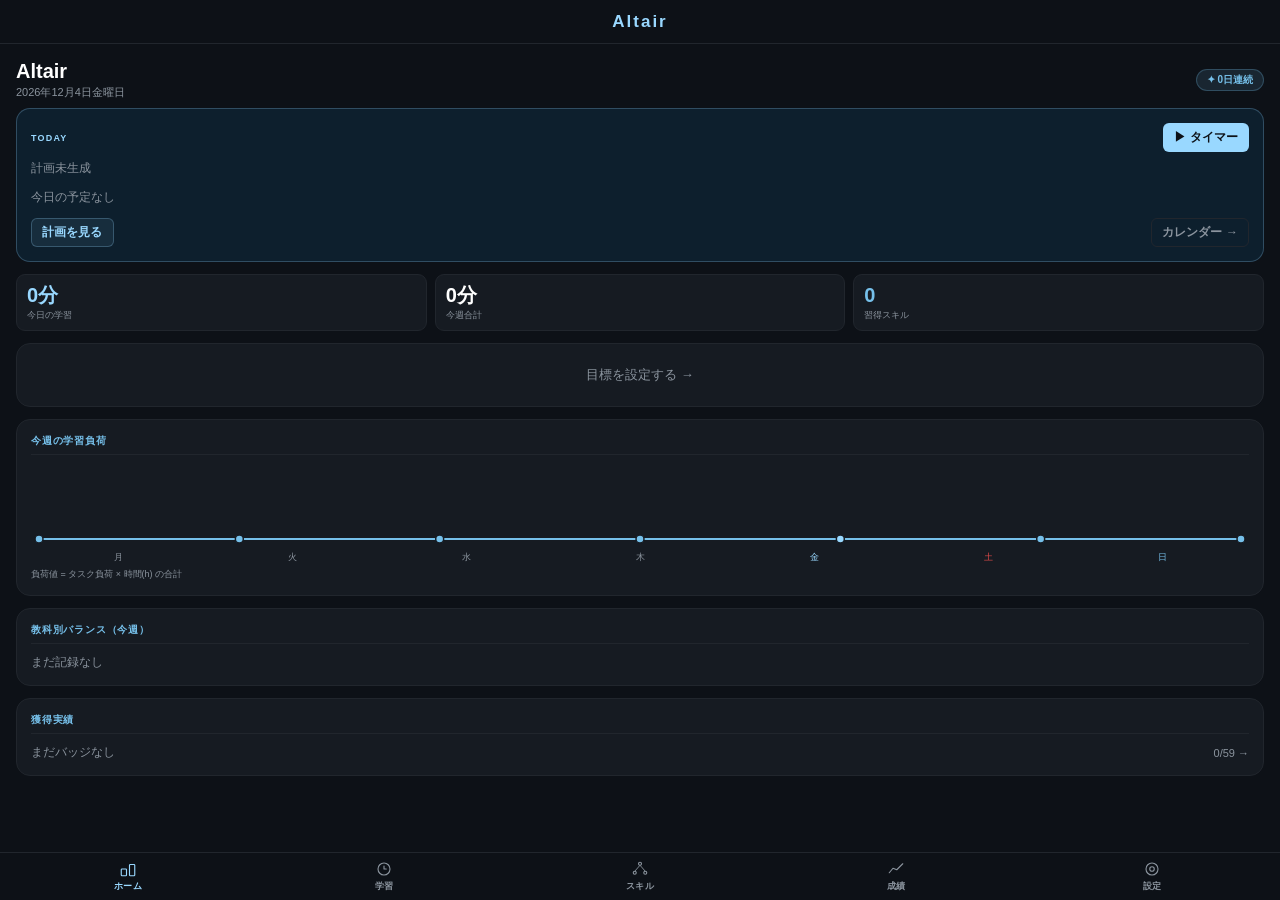
<file: Altair v1.8/index.html>
<!DOCTYPE html>
<html lang="ja">
<head>
<meta charset="UTF-8">
<meta name="viewport" content="width=device-width,initial-scale=1,viewport-fit=cover,minimum-scale=1,maximum-scale=1">
<meta name="apple-mobile-web-app-capable" content="yes">
<meta name="apple-mobile-web-app-status-bar-style" content="black-translucent">
<meta name="apple-mobile-web-app-title" content="Altair">
<meta name="theme-color" content="#0d1117" id="theme-color-meta">
<link rel="apple-touch-icon" id="altair-icon" href="">
<script id="altair-icon-gen">(function(){
function drawAltairIcon(canvas,scale){
  var S=canvas.width,ctx=canvas.getContext('2d'),cx=S/2,cy=S/2,r=S*0.21;
  ctx.fillStyle='#0d1117';
  ctx.beginPath();ctx.moveTo(r,0);ctx.lineTo(S-r,0);ctx.arcTo(S,0,S,r,r);
  ctx.lineTo(S,S-r);ctx.arcTo(S,S,S-r,S,r);ctx.lineTo(r,S);ctx.arcTo(0,S,0,S-r,r);
  ctx.lineTo(0,r);ctx.arcTo(0,0,r,0,r);ctx.closePath();ctx.fill();
  ctx.save();
  ctx.beginPath();ctx.moveTo(r,0);ctx.lineTo(S-r,0);ctx.arcTo(S,0,S,r,r);
  ctx.lineTo(S,S-r);ctx.arcTo(S,S,S-r,S,r);ctx.lineTo(r,S);ctx.arcTo(0,S,0,S-r,r);
  ctx.lineTo(0,r);ctx.arcTo(0,0,r,0,r);ctx.closePath();ctx.clip();
  var ratio=S/160;ctx.translate(cx,cy);ctx.scale(scale*ratio,scale*ratio);ctx.translate(-80,-80);
  var pts=[[80,12],[108,52],[148,80],[108,108],[80,148],[52,108],[12,80],[52,52]];
  function ds(ss,lw,alpha){ctx.globalAlpha=alpha;ctx.strokeStyle=ss;ctx.lineWidth=lw;ctx.lineJoin='miter';ctx.miterLimit=10;ctx.beginPath();ctx.moveTo(pts[0][0],pts[0][1]);for(var i=1;i<pts.length;i++)ctx.lineTo(pts[i][0],pts[i][1]);ctx.closePath();ctx.stroke();}
  var g=ctx.createLinearGradient(12,12,148,148);g.addColorStop(0,'#d8f2ff');g.addColorStop(0.32,'#3a9ade');g.addColorStop(0.62,'#1a5fa8');g.addColorStop(1,'#5ab8f0');ds(g,20,1);
  var gs=ctx.createLinearGradient(148,148,60,60);gs.addColorStop(0,'rgba(0,16,48,0.3)');gs.addColorStop(1,'rgba(0,16,48,0)');ds(gs,20,1);ds('#fff',5,0.18);ds('#d8f2ff',1.5,0.4);ctx.restore();
}
var c=document.createElement('canvas');c.width=180;c.height=180;drawAltairIcon(c,0.75);
var png=c.toDataURL('image/png');document.getElementById('altair-icon').href=png;
['57','72','76','114','120','144','152','180'].forEach(function(sz){var l=document.createElement('link');l.rel='apple-touch-icon';l.setAttribute('sizes',sz+'x'+sz);l.href=png;document.head.appendChild(l);});
})();</script>

<title>Altair</title>
<style>
/* ============================================================
   style.css
   依存: なし
   責務: アプリ全体のスタイル定義
   このファイルだけで対応できる修正: デザイン変更全般
   ============================================================ */

/* ============================================================
   CSS VARIABLES — デザイントークン
   ============================================================ */

/* ============================================================
   DARK THEME (デフォルト)
   ============================================================ */
:root {
  /* 背景 */
  --bg-base:       #0d1117;
  --bg-card:       #161b22;
  --bg-card-deep:  #0d1f2d;
  --bg-border:     #21262d;

  /* アクセント */
  --accent-strong: #99d8ff;
  --accent-soft:   #76c0ea;
  --accent-border: rgba(153, 216, 255, 0.25);
  --accent-bg:     rgba(153, 216, 255, 0.08);

  /* テキスト */
  --text-primary:   #ffffff;
  --text-secondary: #c9d1d9;
  --text-muted:     #8b949e;

  /* ステータス */
  --ok:      #3aaa72;
  --warn:    #e09030;
  --bad:     #e24b4a;
  --ok-bg:   rgba(58, 170, 114, 0.12);
  --warn-bg: rgba(224, 144, 48, 0.12);
  --bad-bg:  rgba(226, 75, 74, 0.12);

  /* レイアウト */
  --radius:    14px;
  --radius-sm: 9px;
  --radius-xs: 6px;

  /* セーフエリア */
  --safe-top:    env(safe-area-inset-top, 0px);
  --safe-bottom: env(safe-area-inset-bottom, 0px);
}

/* ============================================================
   WHITE THEME
   ============================================================ */
:root.theme-white {
  --bg-base:       #f5f7fa;
  --bg-card:       #ffffff;
  --bg-card-deep:  #e8f4fd;
  --bg-border:     #dde1e7;
  --text-primary:   #1a1d23;
  --text-secondary: #3d4451;
  --text-muted:     #6e7787;
  --ok-bg:   rgba(58, 170, 114, 0.10);
  --warn-bg: rgba(224, 144, 48, 0.10);
  --bad-bg:  rgba(226, 75, 74, 0.10);
}

/* ============================================================
   RESET & BASE
   ============================================================ */

*, *::before, *::after {
  box-sizing: border-box;
  margin: 0;
  padding: 0;
  -webkit-tap-highlight-color: transparent;
}

html, body {
  height: 100%;
  height: 100dvh;
  overflow: hidden;
  font-family: 'Hiragino Kaku Gothic ProN', 'Yu Gothic', 'Noto Sans JP', sans-serif;
  background: var(--bg-base);
  color: var(--text-primary);
}

/* ============================================================
   APP LAYOUT
   ============================================================ */

#app {
  display: block;
  height: 100dvh;
  overflow: hidden;
  position: relative;
  z-index: 1;
}

/* モバイルヘッダー — 上部固定 */
#mobile-header {
  position: fixed !important;
  top: 0 !important;
  top: var(--safe-top) !important;
  left: 0 !important;
  right: 0 !important;
  display: flex;
  align-items: center;
  justify-content: center;
  height: 44px;
  padding: 0 16px;
  transform: none !important;
  background: var(--bg-base);
  border-bottom: 1px solid var(--bg-border);
  z-index: 100;
}

#mobile-header-title {
  font-size: 17px;
  font-weight: 800;
  color: var(--accent-strong);
  letter-spacing: 2px;
}

/* メインコンテンツ — ヘッダーとタブバーの間にスクロール */
#main-content {
  position: fixed;
  top: calc(var(--safe-top) + 44px);
  left: 0;
  right: 0;
  bottom: calc(48px + env(safe-area-inset-bottom, 0px));
  overflow-y: auto;
  -webkit-overflow-scrolling: touch;
  padding: 16px 16px 16px;
}

/* タブバー — 下部固定 */
#tab-bar {
  position: fixed !important;
  bottom: 0 !important;
  left: 0 !important;
  right: 0 !important;
  display: flex;
  align-items: flex-start;
  background: var(--bg-base);
  border-top: 1px solid var(--bg-border);
  padding-top: 0;
  padding-bottom: env(safe-area-inset-bottom, 0px);
  height: auto;
  min-height: 48px;
  z-index: 100;
  transform: none !important;
  will-change: auto;
}

.tab-btn {
  flex: 1;
  display: flex;
  flex-direction: column;
  align-items: center;
  gap: 2px;
  padding: 7px 2px 5px;
  background: none;
  border: none;
  cursor: pointer;
  font-family: inherit;
  color: var(--text-muted);
  transition: color 0.15s;
  min-width: 0;
}

.tab-btn.active {
  color: var(--accent-strong);
}

.tab-icon {
  width: 18px;
  height: 18px;
  stroke: currentColor;
}

.tab-label {
  font-size: 9px;
  font-weight: 600;
  letter-spacing: 0.2px;
}

/* ============================================================
   CARDS
   ============================================================ */

.card {
  background: var(--bg-card);
  border-radius: var(--radius);
  border: 1px solid var(--bg-border);
  padding: 14px;
  margin-bottom: 12px;
}

.card-deep {
  background: var(--bg-card-deep);
  border-radius: var(--radius);
  border: 1px solid var(--accent-border);
  padding: 14px;
  margin-bottom: 12px;
}

.card-label {
  font-size: 9px;
  font-weight: 700;
  color: var(--accent-strong);
  letter-spacing: 1.2px;
  margin-bottom: 8px;
}

/* ============================================================
   STATS ROW
   ============================================================ */

.stats-row {
  display: grid;
  grid-template-columns: repeat(3, minmax(0, 1fr));
  gap: 8px;
  margin-bottom: 12px;
}

.stat-card {
  background: var(--bg-card);
  border-radius: var(--radius-sm);
  border: 1px solid var(--bg-border);
  padding: 10px 10px 8px;
}

.stat-val {
  font-size: 20px;
  font-weight: 700;
  color: var(--text-primary);
  line-height: 1;
}

.stat-val-unit {
  font-size: 11px;
  font-weight: 400;
  color: var(--text-muted);
}

.stat-lbl {
  font-size: 9px;
  color: var(--text-muted);
  margin-top: 4px;
}

/* ============================================================
   PAGE HEADER
   ============================================================ */

.page-header {
  display: flex;
  align-items: flex-start;
  justify-content: space-between;
  flex-wrap: wrap;
  gap: 8px;
  margin-bottom: 16px;
}

.page-title {
  font-size: 20px;
  font-weight: 800;
  color: var(--text-primary);
}

.page-subtitle {
  font-size: 11px;
  color: var(--text-muted);
  margin-top: 2px;
}

.page-actions {
  display: flex;
  gap: 6px;
  align-items: center;
}

/* ============================================================
   BUTTONS
   ============================================================ */

.btn {
  display: inline-flex;
  align-items: center;
  gap: 5px;
  padding: 8px 14px;
  border-radius: var(--radius-xs);
  border: 1px solid transparent;
  font-size: 13px;
  font-weight: 600;
  cursor: pointer;
  font-family: inherit;
  transition: opacity 0.12s, background 0.12s;
  -webkit-appearance: none;
  appearance: none;
  flex-shrink: 0;
  letter-spacing: 0.1px;
}

.btn:active {
  opacity: 0.75;
}

.btn-primary {
  background: var(--accent-strong);
  color: #0d1117;
  border-color: transparent;
}

.btn-secondary {
  background: var(--accent-bg);
  color: var(--accent-strong);
  border: 1px solid var(--accent-border);
}

.btn-danger {
  background: transparent;
  color: var(--bad);
  border: 1px solid rgba(226, 75, 74, 0.35);
}

.btn-ghost {
  background: transparent;
  color: var(--text-muted);
  border: 1px solid var(--bg-border);
}

.btn-sm {
  padding: 5px 10px;
  font-size: 12px;
  border-radius: var(--radius-xs);
}

.btn-icon {
  padding: 6px;
  border-radius: var(--radius-xs);
}

.btn-full {
  width: 100%;
  justify-content: center;
}

/* ============================================================
   FORM ELEMENTS
   ============================================================ */

.form-group {
  margin-bottom: 12px;
}

label {
  font-size: 11px;
  font-weight: 700;
  color: var(--text-secondary);
  display: block;
  margin-bottom: 5px;
}

input, select, textarea {
  width: 100%;
  padding: 10px 12px;
  border-radius: var(--radius-sm);
  border: 1px solid var(--bg-border);
  background: var(--bg-base);
  font-size: 15px;
  color: var(--text-primary);
  font-family: inherit;
  outline: none;
  transition: border-color 0.15s;
  -webkit-appearance: none;
  appearance: none;
}

input:focus, select:focus, textarea:focus {
  border-color: var(--accent-soft);
}

input::placeholder, textarea::placeholder {
  color: var(--text-muted);
}

select option {
  background: var(--bg-card);
  color: var(--text-primary);
}

textarea {
  resize: vertical;
  min-height: 80px;
}

/* ============================================================
   BADGES / CHIPS
   ============================================================ */

.badge {
  display: inline-flex;
  align-items: center;
  padding: 3px 9px;
  border-radius: 20px;
  font-size: 11px;
  font-weight: 700;
}

.badge-accent  { background: var(--accent-bg);  color: var(--accent-strong); border: 1px solid var(--accent-border); }
.badge-ok      { background: var(--ok-bg);      color: var(--ok); }
.badge-warn    { background: var(--warn-bg);     color: var(--warn); }
.badge-bad     { background: var(--bad-bg);      color: var(--bad); }

.chip {
  padding: 6px 12px;
  border-radius: 18px;
  border: 1.5px solid var(--bg-border);
  font-size: 12px;
  font-weight: 600;
  cursor: pointer;
  background: var(--bg-card);
  color: var(--text-muted);
  transition: all 0.12s;
}

.chip.active {
  border-color: var(--accent-soft);
  background: var(--accent-bg);
  color: var(--accent-strong);
}

.chips {
  display: flex;
  gap: 6px;
  flex-wrap: wrap;
}

/* ============================================================
   BAR CHARTS
   ============================================================ */

.bar-track {
  height: 5px;
  background: var(--bg-border);
  border-radius: 3px;
  overflow: hidden;
  margin-top: 4px;
}

.bar-fill {
  height: 100%;
  border-radius: 3px;
  transition: width 0.4s ease;
  min-width: 3px;
}

.week-bars {
  display: flex;
  gap: 4px;
  align-items: flex-end;
  height: 60px;
  margin-top: 4px;
}

.week-bar-wrap {
  flex: 1;
  display: flex;
  flex-direction: column;
  align-items: center;
  gap: 4px;
}

.week-bar-bg {
  width: 100%;
  height: 48px;
  background: var(--bg-border);
  border-radius: 3px 3px 0 0;
  position: relative;
  overflow: hidden;
}

.week-bar-fill {
  position: absolute;
  bottom: 0;
  left: 0;
  right: 0;
  background: var(--accent-soft);
  border-radius: 3px 3px 0 0;
  transition: height 0.4s ease;
}

.week-bar-fill.today {
  background: var(--accent-strong);
}

.week-bar-day {
  font-size: 9px;
  color: var(--text-muted);
}

.week-bar-day.today {
  color: var(--accent-strong);
}

/* ============================================================
   PROGRESS RING (タイマー用)
   ============================================================ */

.progress-ring-wrap {
  display: flex;
  justify-content: center;
  align-items: center;
  margin: 8px 0;
}

/* ============================================================
   TIMER DISPLAY
   ============================================================ */

.timer-display {
  font-size: clamp(48px, 14vw, 72px);
  font-weight: 800;
  letter-spacing: -2px;
  font-variant-numeric: tabular-nums;
  text-align: center;
  line-height: 1;
  color: var(--text-primary);
  transition: color 0.3s;
}

.timer-display.running { color: var(--accent-strong); }
.timer-display.paused  { color: var(--warn); }

/* ============================================================
   FLASHCARD
   ============================================================ */

.flashcard-wrap {
  perspective: 1000px;
  max-width: 420px;
  margin: 0 auto 16px;
}

.flashcard {
  width: 100%;
  aspect-ratio: 16 / 9;
  position: relative;
  transform-style: preserve-3d;
  transition: transform 0.45s cubic-bezier(0.4, 0, 0.2, 1);
  cursor: pointer;
  border-radius: var(--radius);
}

.flashcard.flipped {
  transform: rotateY(180deg);
}

.flashcard-face {
  position: absolute;
  inset: 0;
  border-radius: var(--radius);
  display: flex;
  flex-direction: column;
  align-items: center;
  justify-content: center;
  padding: 20px;
  backface-visibility: hidden;
  -webkit-backface-visibility: hidden;
}

.flashcard-front {
  background: var(--bg-card-deep);
  border: 1px solid var(--accent-border);
}

.flashcard-back {
  background: var(--bg-card);
  border: 1px solid var(--bg-border);
  transform: rotateY(180deg);
}

.flashcard-label {
  font-size: 9px;
  font-weight: 700;
  letter-spacing: 1.5px;
  color: var(--accent-strong);
  margin-bottom: 8px;
}

.flashcard-text {
  font-size: clamp(14px, 4vw, 20px);
  font-weight: 700;
  text-align: center;
  line-height: 1.5;
  color: var(--text-primary);
}

.flashcard-progress-bar {
  display: flex;
  align-items: center;
  gap: 8px;
  margin-bottom: 10px;
  font-size: 12px;
  color: var(--text-muted);
}

.flashcard-progress-track {
  flex: 1;
  height: 5px;
  background: var(--bg-border);
  border-radius: 3px;
  overflow: hidden;
}

.flashcard-progress-fill {
  height: 100%;
  background: var(--accent-soft);
  border-radius: 3px;
  transition: width 0.3s;
}

/* ============================================================
   CALENDAR
   ============================================================ */

.calendar-grid {
  display: grid;
  grid-template-columns: repeat(7, 1fr);
  gap: 3px;
}

.calendar-day-header {
  text-align: center;
  font-size: 10px;
  font-weight: 700;
  color: var(--text-muted);
  padding: 3px 0;
}

.calendar-day {
  display: flex;
  flex-direction: column;
  align-items: center;
  padding: 4px 2px;
  border-radius: 7px;
  cursor: pointer;
  font-size: 12px;
  transition: background 0.12s;
  border: 1.5px solid transparent;
  color: var(--text-secondary);
  min-height: 52px;
}

.calendar-day:hover { background: var(--accent-bg); }
.calendar-day.today { background: var(--accent-strong); color: #0d1117; font-weight: 800; }
.calendar-day.selected { border-color: var(--accent-soft); background: var(--accent-bg); }
.calendar-day.other-month { opacity: 0.3; }

.calendar-day-dots {
  display: flex;
  gap: 2px;
  margin-top: 2px;
}

.calendar-dot {
  width: 4px;
  height: 4px;
  border-radius: 50%;
  background: var(--accent-soft);
}

.calendar-dot.high { background: var(--bad); }
.calendar-dot.mid  { background: var(--warn); }

.calendar-day-mini {
  font-size: 8px;
  line-height: 1.3;
  text-align: center;
  margin-top: 1px;
  width: 100%;
  overflow: hidden;
  white-space: nowrap;
  text-overflow: ellipsis;
  color: var(--accent-soft);
}

.calendar-day.today .calendar-day-mini { color: rgba(13, 17, 23, 0.8); }

/* ============================================================
   EVENT LIST ITEM
   ============================================================ */

.event-item {
  display: flex;
  align-items: center;
  gap: 10px;
  padding: 10px 12px;
  border-radius: var(--radius-sm);
  background: var(--accent-bg);
  border: 1px solid var(--bg-border);
  margin-bottom: 6px;
}

.event-bar {
  width: 4px;
  min-height: 36px;
  border-radius: 2px;
  flex-shrink: 0;
}

/* ============================================================
   SKILL TREE
   ============================================================ */

.skill-subj-grid {
  display: grid;
  grid-template-columns: repeat(2, minmax(0, 1fr));
  gap: 10px;
  margin-bottom: 12px;
}

.skill-subj-card {
  background: var(--bg-card);
  border-radius: var(--radius);
  border: 1.5px solid var(--bg-border);
  padding: 14px 12px;
  cursor: pointer;
  transition: border-color 0.15s, transform 0.1s;
  text-align: center;
  position: relative;
  overflow: hidden;
}

.skill-subj-card:active { opacity: 0.75; }
.skill-subj-card.has-skills { border-color: var(--accent-soft); } /* border-color is overridden per-card in JS */

.skill-subj-name  { font-size: 14px; font-weight: 800; margin-bottom: 4px; }
.skill-subj-count { font-size: 11px; color: var(--text-muted); }

.skill-subj-bar {
  position: absolute;
  bottom: 0;
  left: 0;
  height: 3px;
  border-radius: 0 2px 0 0;
  transition: width 0.4s ease;
}

/* スキルマップオーバーレイ */
#skill-map-overlay {
  display: none;
  position: fixed;
  inset: 0;
  z-index: 500;
  background: var(--bg-base);
  flex-direction: column;
}

#skill-map-overlay.open { display: flex; }

#skill-map-header {
  background: var(--bg-card);
  border-bottom: 1px solid var(--bg-border);
  padding: 10px 14px;
  display: flex;
  align-items: center;
  justify-content: space-between;
  flex-shrink: 0;
  padding-top: calc(10px + var(--safe-top));
}

#skill-map-body {
  flex: 1;
  overflow: hidden;
  padding: 14px;
  position: relative;
  cursor: grab;
  user-select: none;
}

#skill-map-body.panning { cursor: grabbing; }

#skill-map-svg-wrap {
  display: inline-block;
  min-width: 100%;
  position: absolute;
  top: 0;
  left: 0;
}

/* ============================================================
   ACCORDION / TREND
   ============================================================ */

.accordion {
  border-radius: var(--radius-sm);
  border: 1px solid var(--bg-border);
  margin-bottom: 8px;
  overflow: hidden;
}

.accordion-header {
  display: flex;
  align-items: center;
  justify-content: space-between;
  padding: 10px 14px;
  background: var(--bg-card);
  cursor: pointer;
  gap: 8px;
}

.accordion-title {
  font-size: 13px;
  font-weight: 700;
  flex: 1;
  color: var(--text-primary);
}

.accordion-body {
  padding: 12px 14px;
  border-top: 1px solid var(--bg-border);
  display: none;
}

.accordion-body.open { display: block; }

/* ============================================================
   SECTION LABEL
   ============================================================ */

.section-label {
  font-size: 10px;
  font-weight: 700;
  color: var(--accent-soft);
  letter-spacing: 0.8px;
  margin-bottom: 10px;
  padding-bottom: 6px;
  border-bottom: 1px solid var(--bg-border);
}

/* ============================================================
   LIST ROW
   ============================================================ */

.list-row {
  display: flex;
  align-items: center;
  justify-content: space-between;
  padding: 8px 0;
  border-bottom: 1px solid var(--bg-border);
  font-size: 13px;
  color: var(--text-primary);
}

.list-row:last-child { border-bottom: none; }

/* ============================================================
   BADGE CARDS (実績)
   ============================================================ */

.badge-grid {
  display: grid;
  grid-template-columns: repeat(3, minmax(0, 1fr));
  gap: 10px;
}

.achievement-card {
  background: var(--bg-card);
  border: 1.5px solid var(--bg-border);
  border-radius: var(--radius-sm);
  padding: 12px 8px;
  text-align: center;
  cursor: pointer;
  transition: border-color 0.15s;
}

.achievement-card.earned {
  border-color: var(--accent-soft);
  background: var(--accent-bg);
}

.achievement-icon {
  font-size: 22px;
  display: block;
  margin-bottom: 4px;
}

.achievement-name {
  font-size: 10px;
  font-weight: 700;
  color: var(--text-primary);
  margin-bottom: 2px;
  overflow: hidden;
  white-space: nowrap;
  text-overflow: ellipsis;
}

.achievement-hint {
  font-size: 9px;
  color: var(--text-muted);
  line-height: 1.4;
}

/* ============================================================
   MODAL
   ============================================================ */

.modal-overlay {
  display: none;
  position: fixed;
  inset: 0;
  background: rgba(0, 0, 0, 0.6);
  z-index: 1000;
  align-items: flex-end;
  justify-content: center;
}

.modal-overlay.open { display: flex; }

.modal {
  background: var(--bg-card);
  border-radius: var(--radius) var(--radius) 0 0;
  padding: 20px 18px;
  width: 100%;
  max-width: 520px;
  max-height: 90vh;
  overflow-y: auto;
  padding-bottom: calc(20px + var(--safe-bottom));
  border-top: 2px solid var(--accent-soft);
  animation: modal-up 0.2s ease;
}

@keyframes modal-up {
  from { transform: translateY(24px); opacity: 0; }
  to   { transform: translateY(0);    opacity: 1; }
}

.modal-title {
  font-size: 16px;
  font-weight: 800;
  margin-bottom: 16px;
  color: var(--text-primary);
}

.modal-actions {
  display: flex;
  gap: 8px;
  justify-content: flex-end;
  margin-top: 16px;
}

@media (min-width: 600px) {
  .modal-overlay { align-items: center; }
  .modal { border-radius: var(--radius); max-width: 460px; }
}

/* ============================================================
   TOAST
   ============================================================ */

#toast {
  position: fixed;
  bottom: calc(52px + var(--safe-bottom));
  left: 50%;
  transform: translateX(-50%) translateY(8px);
  background: rgba(22, 27, 34, 0.95);
  color: var(--text-primary);
  border: 1px solid var(--bg-border);
  padding: 9px 18px;
  border-radius: 20px;
  font-size: 12px;
  font-weight: 600;
  opacity: 0;
  transition: opacity 0.25s, transform 0.25s;
  z-index: 2000;
  white-space: nowrap;
  pointer-events: none;
  max-width: calc(100vw - 32px);
}

#toast.show {
  opacity: 1;
  transform: translateX(-50%) translateY(0);
}

/* ============================================================
   OFFLINE BADGE
   ============================================================ */

#offline-badge {
  display: none;
  position: fixed;
  top: calc(8px + var(--safe-top));
  right: 8px;
  z-index: 9999;
  background: var(--warn);
  color: #fff;
  padding: 3px 10px;
  border-radius: 12px;
  font-size: 10px;
  font-weight: 700;
}

/* ============================================================
   GOAL PROGRESS BAR
   ============================================================ */

.goal-bar-bg {
  height: 5px;
  background: var(--bg-border);
  border-radius: 3px;
  overflow: hidden;
}

.goal-bar-fill {
  height: 100%;
  border-radius: 3px;
  background: var(--accent-soft);
  transition: width 0.6s ease;
}

/* ============================================================
   PLAN ITEMS
   ============================================================ */

.plan-item {
  display: flex;
  align-items: center;
  gap: 8px;
  margin-bottom: 8px;
}

.plan-item-subject {
  font-size: 12px;
  color: var(--text-secondary);
  width: 44px;
  flex-shrink: 0;
}

.plan-item-track {
  flex: 1;
  height: 4px;
  border-radius: 2px;
  background: var(--bg-border);
  overflow: hidden;
}

.plan-item-fill {
  height: 100%;
  border-radius: 2px;
  background: var(--accent-soft);
}

.plan-item-fill.done {
  background: var(--ok);
}

.plan-item-time {
  font-size: 12px;
  color: var(--accent-strong);
  font-weight: 700;
  width: 44px;
  text-align: right;
  flex-shrink: 0;
}

/* ============================================================
   STREAK BADGE
   ============================================================ */

.streak-badge {
  display: inline-flex;
  align-items: center;
  gap: 4px;
  background: rgba(118, 192, 234, 0.12);
  border: 1px solid rgba(118, 192, 234, 0.25);
  border-radius: 20px;
  padding: 3px 10px;
  font-size: 10px;
  color: var(--accent-soft);
  font-weight: 700;
}

/* ============================================================
   TABS (ページ内タブ)
   ============================================================ */

.page-tabs {
  display: flex;
  gap: 6px;
  flex-wrap: wrap;
  margin-bottom: 12px;
}

.page-tab {
  padding: 6px 12px;
  border-radius: 18px;
  border: 1.5px solid var(--bg-border);
  font-size: 12px;
  font-weight: 700;
  cursor: pointer;
  background: var(--bg-card);
  color: var(--text-muted);
  transition: all 0.12s;
  font-family: inherit;
}

.page-tab.active {
  border-color: var(--accent-soft);
  background: var(--accent-bg);
  color: var(--accent-strong);
}

/* ============================================================
   WHITE THEME — 追加スタイル調整
   ============================================================ */

.theme-white #toast {
  background: rgba(255,255,255,0.97);
  border-color: var(--bg-border);
  color: var(--text-primary);
  box-shadow: 0 2px 12px rgba(0,0,0,0.12);
}

.theme-white .modal {
  box-shadow: 0 -4px 24px rgba(0,0,0,0.10);
}

.theme-white ::-webkit-scrollbar-thumb {
  background: #ccc;
}

.theme-white #mobile-header,
.theme-white #tab-bar {
  background: var(--bg-card);
  border-color: var(--bg-border);
}

.theme-white .btn-primary {
  color: #ffffff;
  background: var(--accent-soft);
}

.theme-white input,
.theme-white select,
.theme-white textarea {
  background: #ffffff;
  border-color: var(--bg-border);
  color: var(--text-primary);
}

.theme-white .flashcard-front {
  background: #e8f4fd;
}

.theme-white .flashcard-back {
  background: #ffffff;
}

/* ============================================================
   SCROLLBAR（WebKit）
   ============================================================ */

::-webkit-scrollbar { width: 3px; height: 3px; }
::-webkit-scrollbar-track { background: transparent; }
::-webkit-scrollbar-thumb { background: var(--bg-border); border-radius: 2px; }

/* ============================================================
   UTILITIES
   ============================================================ */

.text-accent  { color: var(--accent-strong); }
.text-soft    { color: var(--accent-soft); }
.text-muted   { color: var(--text-muted); }
.text-ok      { color: var(--ok); }
.text-warn    { color: var(--warn); }
.text-bad     { color: var(--bad); }

.fw-bold { font-weight: 700; }
.fw-black { font-weight: 800; }

.mt-4  { margin-top: 4px; }
.mt-8  { margin-top: 8px; }
.mt-12 { margin-top: 12px; }
.mt-16 { margin-top: 16px; }

.mb-4  { margin-bottom: 4px; }
.mb-8  { margin-bottom: 8px; }
.mb-12 { margin-bottom: 12px; }

.flex       { display: flex; }
.flex-col   { flex-direction: column; }
.items-center { align-items: center; }
.justify-between { justify-content: space-between; }
.gap-6  { gap: 6px; }
.gap-8  { gap: 8px; }
.gap-12 { gap: 12px; }
.flex-1 { flex: 1; min-width: 0; }


</style>
</head>
<body>
<div id="offline-badge">オフライン</div>
<div id="toast"></div>
<div id="app">
  <div id="mobile-header">
    <div id="mobile-header-title">Altair</div>
  </div>
  <div id="main-content"></div>
  <nav id="tab-bar">
    <button class="tab-btn active" data-page="home" onclick="navigateTo('home')">
      <svg class="tab-icon" viewBox="0 0 24 24" fill="none"><rect x="3" y="12" width="7" height="9" rx="1" stroke="currentColor" stroke-width="1.5"/><rect x="14" y="6" width="7" height="15" rx="1" stroke="currentColor" stroke-width="1.5"/></svg>
      <span class="tab-label">ホーム</span>
    </button>
    <button class="tab-btn" data-page="study" onclick="navigateTo('study')">
      <svg class="tab-icon" viewBox="0 0 24 24" fill="none"><circle cx="12" cy="12" r="8" stroke="currentColor" stroke-width="1.5"/><polyline points="12,8 12,12 15,12" stroke="currentColor" stroke-width="1.5" stroke-linecap="round" stroke-linejoin="round"/></svg>
      <span class="tab-label">学習</span>
    </button>
    <button class="tab-btn" data-page="skill" onclick="navigateTo('skill')">
      <svg class="tab-icon" viewBox="0 0 24 24" fill="none"><circle cx="12" cy="5" r="2" stroke="currentColor" stroke-width="1.5"/><circle cx="5" cy="17" r="2" stroke="currentColor" stroke-width="1.5"/><circle cx="19" cy="17" r="2" stroke="currentColor" stroke-width="1.5"/><line x1="12" y1="7" x2="5" y2="15" stroke="currentColor" stroke-width="1.2"/><line x1="12" y1="7" x2="19" y2="15" stroke="currentColor" stroke-width="1.2"/></svg>
      <span class="tab-label">スキル</span>
    </button>
    <button class="tab-btn" data-page="grades" onclick="navigateTo('grades')">
      <svg class="tab-icon" viewBox="0 0 24 24" fill="none"><polyline points="3,17 8,11 13,13 21,5" stroke="currentColor" stroke-width="1.5" stroke-linecap="round" stroke-linejoin="round"/></svg>
      <span class="tab-label">成績</span>
    </button>
    <button class="tab-btn" data-page="settings" onclick="navigateTo('settings')">
      <svg class="tab-icon" viewBox="0 0 24 24" fill="none"><circle cx="12" cy="12" r="8" stroke="currentColor" stroke-width="1.5"/><circle cx="12" cy="12" r="3" stroke="currentColor" stroke-width="1.5"/></svg>
      <span class="tab-label">設定</span>
    </button>
  </nav>
</div>

<!-- スキルマップ オーバーレイ（app-skill.jsで動的生成） -->

<!-- 予定追加モーダル -->
<div class="modal-overlay" id="modal-event">
  <div class="modal">
    <div class="modal-title" id="modal-event-title">予定を追加</div>
    <div class="form-group"><label>タイトル</label><input type="text" id="input-event-title" placeholder="例：数学演習" autocomplete="off" autocorrect="off" autocapitalize="none" spellcheck="false"></div>
    <div class="form-group"><label>日付</label><input type="date" id="input-event-date"></div>
    <div class="form-group"><label>教科</label><select id="input-event-subject"></select></div>
    <div class="form-group">
      <label>負荷レベル</label>
      <select id="input-event-load">
        <option value="1">1 — 軽い</option>
        <option value="2" selected>2 — 普通</option>
        <option value="3">3 — やや重い</option>
        <option value="4">4 — 重い</option>
        <option value="5">5 — 最大</option>
      </select>
    </div>
    <div class="modal-actions">
      <button class="btn btn-secondary" onclick="closeModal('modal-event')">キャンセル</button>
      <button class="btn btn-primary" onclick="saveEvent()">保存</button>
    </div>
  </div>
</div>

<!-- デッキ作成 -->
<div class="modal-overlay" id="modal-deck">
  <div class="modal">
    <div class="modal-title">デッキを作成</div>
    <div class="form-group"><label>デッキ名</label><input type="text" id="input-deck-name" placeholder="例：英単語 Level 1" autocomplete="off" autocorrect="off" autocapitalize="none" spellcheck="false"></div>
    <div class="form-group"><label>教科</label><select id="input-deck-subject"></select></div>
    <div class="modal-actions">
      <button class="btn btn-secondary" onclick="closeModal('modal-deck')">キャンセル</button>
      <button class="btn btn-primary" onclick="saveDeck()">作成</button>
    </div>
  </div>
</div>

<!-- カード追加 -->
<div class="modal-overlay" id="modal-card">
  <div class="modal">
    <div class="modal-title">カードを追加</div>
    <div class="form-group">
      <label>一括貼り付け（問題[Tab or カンマ]答え）</label>
      <textarea id="input-card-bulk" rows="4" placeholder="apple	リンゴ&#10;book	本" autocomplete="off" autocorrect="off" autocapitalize="none" spellcheck="false"></textarea>
    </div>
    <div style="display:flex;gap:8px;margin-bottom:8px">
      <div style="flex:1"><label style="font-size:11px;font-weight:700;color:var(--text-secondary);display:block;margin-bottom:5px">問題</label><input type="text" id="input-card-front" placeholder="表面" autocomplete="off" autocorrect="off" autocapitalize="none" spellcheck="false"></div>
      <div style="flex:1"><label style="font-size:11px;font-weight:700;color:var(--text-secondary);display:block;margin-bottom:5px">答え</label><input type="text" id="input-card-back" placeholder="裏面" autocomplete="off" autocorrect="off" autocapitalize="none" spellcheck="false"></div>
    </div>
    <button class="btn btn-ghost btn-sm" onclick="document.getElementById('card-file-input').click()">📂 CSV/TSVから読み込み</button>
    <input type="file" id="card-file-input" accept=".csv,.txt,.tsv" style="display:none" onchange="loadCardFile(event)">
    <div class="modal-actions">
      <button class="btn btn-secondary" onclick="closeModal('modal-card')">キャンセル</button>
      <button class="btn btn-primary" onclick="saveCards()">追加</button>
    </div>
  </div>
</div>

<!-- 教科追加 -->
<div class="modal-overlay" id="modal-subject">
  <div class="modal">
    <div class="modal-title">教科を追加</div>
    <div class="form-group"><label>教科名</label><input type="text" id="input-subject-name" placeholder="例：倫理" autocomplete="off" autocorrect="off" autocapitalize="none" spellcheck="false"></div>
    <div class="form-group">
      <label>色（他の教科と重複しない色を選択）</label>
      <div class="flex gap-8 items-center">
        <input type="color" id="input-subject-color" value="#a0c4ff" style="width:44px;height:36px;padding:2px;cursor:pointer;flex-shrink:0">
        <input type="text" id="input-subject-color-hex" value="#a0c4ff" placeholder="#rrggbb" style="flex:1;font-family:monospace" oninput="syncSubjectColor()" autocomplete="off" autocorrect="off" autocapitalize="none" spellcheck="false">
      </div>
    </div>
    <div class="form-group">
      <label>分類</label>
      <select id="input-subject-type">
        <option value="liberal">文系</option>
        <option value="science">理系</option>
      </select>
    </div>
    <div class="modal-actions">
      <button class="btn btn-secondary" onclick="closeModal('modal-subject')">キャンセル</button>
      <button class="btn btn-primary" onclick="saveSubject()">追加</button>
    </div>
  </div>
</div>

<!-- 目標設定 -->
<div class="modal-overlay" id="modal-goal">
  <div class="modal">
    <div class="modal-title">目標を設定</div>
    <div class="form-group"><label>志望校</label><input type="text" id="input-goal-school" placeholder="例：東京大学 理科一類" autocomplete="off" autocorrect="off" autocapitalize="none" spellcheck="false"></div>
    <div class="form-group"><label>入試日</label><input type="date" id="input-goal-date"></div>
    <div class="form-group"><label>週間目標時間（h）</label><input type="number" id="input-goal-hours" min="1" max="100" placeholder="例：35"></div>
    <div class="modal-actions">
      <button class="btn btn-secondary" onclick="closeModal('modal-goal')">キャンセル</button>
      <button class="btn btn-primary" onclick="saveGoal()">保存</button>
    </div>
  </div>
</div>

<!-- テスト追加 STEP1：基本情報＋教科選択 -->
<div class="modal-overlay" id="modal-test">
  <div class="modal">
    <div class="modal-title" id="modal-test-title">テストを追加</div>
    <div class="form-group"><label>テスト名</label><input type="text" id="input-test-name" placeholder="例：第3回定期試験" autocomplete="off" autocorrect="off" autocapitalize="none" spellcheck="false"></div>
    <div class="form-group"><label>種別</label>
      <select id="input-test-type"></select>
    </div>
    <div class="form-group"><label>学年（任意）</label>
      <select id="input-test-grade">
        <option value="">指定なし</option>
        <option value="1年">1年</option>
        <option value="2年">2年</option>
        <option value="3年">3年</option>
      </select>
    </div>
    <div class="form-group"><label>日付</label><input type="date" id="input-test-date"></div>
    <div class="form-group">
      <label>教科（複数選択可）</label>
      <div class="chips" id="test-subj-chips" style="margin-top:6px;gap:6px;flex-wrap:wrap"></div>
    </div>
    <div class="modal-actions">
      <button class="btn btn-secondary" onclick="closeModal('modal-test')">キャンセル</button>
      <button class="btn btn-primary" onclick="nextTestStep()">次へ →</button>
    </div>
  </div>
</div>

<!-- テスト追加 STEP2：点数入力 -->
<div class="modal-overlay" id="modal-test-score">
  <div class="modal">
    <div class="modal-title">点数を入力</div>
    <div style="font-size:12px;color:var(--text-muted);margin-bottom:12px" id="test-score-info"></div>
    <div id="test-score-inputs"></div>
    <div style="font-size:10px;color:var(--text-muted);margin-top:4px" id="test-score-hint"></div>
    <div class="modal-actions">
      <button class="btn btn-secondary" onclick="document.getElementById('modal-test-score').classList.remove('open')">キャンセル</button>
      <button class="btn btn-primary" onclick="saveTestScore()">保存</button>
    </div>
  </div>
</div>


<script>

// === config.js ===
// config.js
// 依存: なし
// 責務: アプリ全体の定数・教科・カラー・設定値の定義
// このファイルだけで対応できる修正: 教科の追加削除・色変更・定数調整
// ============================================================

const CFG = {

  // ----------------------------------------
  // アプリ情報
  // ----------------------------------------
  APP_NAME: 'Altair',
  APP_VERSION: '1.8',
  STORAGE_KEY: 'altair_v1',
  TIMER_KEY: 'altair_timer_v1',

  // ----------------------------------------
  // デフォルト教科
  // ユーザーが教科を追加・削除しても、
  // ここに定義された教科は常に存在する
  // ----------------------------------------
  DEFAULT_SUBJECTS: ['数学', '英語', '国語', '物理', '化学', '生物', '日本史', '世界史', '地理'],

  // 文理分類 (true=理系, false=文系)
  SUBJECT_SCIENCE: {
    '数学': true, '物理': true, '化学': true, '生物': true,
    '英語': false, '国語': false, '日本史': false, '世界史': false, '地理': false,
  },

  // ----------------------------------------
  // テスト種別
  // ----------------------------------------
  TEST_TYPES: ['定期試験', '模擬試験', '実力テスト', '小テスト', 'その他'],

  // ----------------------------------------
  // カラーパレット
  // アクセントカラーは #99d8ff（強）と #76c0ea（弱）の混在
  // ----------------------------------------
  COLORS: {
    // 背景系
    bgBase:       '#0d1117',   // アプリ背景
    bgCard:       '#161b22',   // カード背景
    bgCardDeep:   '#0d1f2d',   // 強調カード背景（今日の計画など）
    bgBorder:     '#21262d',   // ボーダー

    // アクセント
    accentStrong: '#99d8ff',   // テキスト・強調・タブ選択
    accentSoft:   '#76c0ea',   // グラフ塗り・バー・サブ要素
    accentBorder: 'rgba(153,216,255,0.25)',  // アクセントボーダー
    accentBg:     'rgba(153,216,255,0.08)', // アクセント背景

    // テキスト
    textPrimary:   '#ffffff',
    textSecondary: '#c9d1d9',
    textMuted:     '#8b949e',

    // ステータス
    ok:   '#3aaa72',
    warn: '#e09030',
    bad:  '#e24b4a',

    // ステータス背景
    okBg:   'rgba(58,170,114,0.12)',
    warnBg: 'rgba(224,144,48,0.12)',
    badBg:  'rgba(226,75,74,0.12)',
  },

  // ----------------------------------------
  // 教科カラー（グラフ・スキルツリーで使用）
  // 教科名をキーにした色定義
  // ----------------------------------------
  SUBJECT_COLORS: {
    '数学':   '#60a5fa',
    '英語':   '#f97316',
    '国語':   '#c084fc',
    '物理':   '#34d399',
    '化学':   '#fbbf24',
    '生物':   '#4ade80',
    '日本史': '#f87171',
    '世界史': '#fb923c',
    '地理':   '#e879f9',
    // 追加教科はデフォルトカラーを使用
    '_default': '#8b949e',
  },

  // ----------------------------------------
  // タイマー設定
  // ----------------------------------------
  TIMER: {
    saveIntervalMs: 30000,   // 自動保存間隔（30秒）
    badgeCheckMs:   60000,   // 実績チェック間隔（60秒）
  },

  // ----------------------------------------
  // 計画エンジン設定
  // ----------------------------------------
  PLAN: {
    // 習熟度の重み（スキルツリーの完了率が低い教科を優先）
    skillWeight:    0.4,
    // テスト結果の重み（点数が低い教科を優先）
    testWeight:     0.3,
    // 直近学習の重み（最近やっていない教科を優先）
    recencyWeight:  0.3,
    // 1日の最小推奨時間（分）
    minDailyMinutes: 30,
    // 1教科あたりの最大推奨時間（分）
    maxSubjectMinutes: 180,
  },

  // ----------------------------------------
  // 週間目標のデフォルト値（時間）
  // 目標設定で変更可能
  // ----------------------------------------
  DEFAULT_WEEKLY_GOAL_HOURS: 35,

  // ----------------------------------------
  // カレンダー負荷レベルの色
  // ----------------------------------------
  LOAD_COLORS: {
    1: '#3aaa72',  // 軽い
    2: '#76c0ea',  // 普通
    3: '#e09030',  // やや重い
    4: '#e24b4a',  // 重い
    5: '#a855f7',  // 最大
  },

  // ----------------------------------------
  // 実績バッジのTier定義
  // ----------------------------------------
  BADGE_TIERS: {
    1: { label: 'Bronze', color: '#cd7f32' },
    2: { label: 'Silver', color: '#c0c0c0' },
    3: { label: 'Gold',   color: '#fbbf24' },
    4: { label: 'Plat',   color: '#99d8ff' },
    5: { label: '???',    color: '#a855f7' },  // 最高難易度
  },

};


// === store.js ===
// store.js
// 依存: config.js
// 責務: アプリ状態の定義・localStorage読み書き・データ管理
// このファイルだけで対応できる修正: データ保存系のバグ全般
// ============================================================

// ============================================================
// STATE — アプリ状態
// ============================================================

let S = {};

const STATE_DEFAULTS = {
  // 教科（ユーザー追加分）
  subjects: [],

  // カレンダー予定
  // { id, title, subj, date, load }
  events: [],

  // 学習セッション記録
  // { id, subj, dur, ts }  dur=ミリ秒, ts=タイムスタンプ
  sessions: [],

  // 暗記カード デッキ
  // { id, name, subj, cards: [{ id, q, a, correct, incorrect, lastReviewed }] }
  decks: [],

  // テスト記録
  // { id, name, date, type, subj, score, deviation }
  rounds: [],

  // スキルツリー
  // { '数学': [{ id, name, done, parentId }], ... }
  skills: {},

  // 実績
  earnedBadges: [],
  earnedDates: {},

  // 目標設定
  // { school, examDate, weeklyGoalHours }
  goal: null,

  // 学習計画
  // { date: 'YYYY-MM-DD', items: [{ subj, plannedMinutes, actualMinutes }] }
  plans: [],

  // 統計
  streak: 0,
  lastDate: '',
  todayMs: 0,
  todayMs_base: 0,
  weekMs: [0,0,0,0,0,0,0],

  // 設定
  settings: { bg: '' },
};

// ============================================================
// LOAD / SAVE — localStorage読み書き
// ============================================================

function loadState() {
  try {
    const raw = localStorage.getItem(CFG.STORAGE_KEY);
    if (raw) {
      const parsed = JSON.parse(raw);
      S = Object.assign({}, STATE_DEFAULTS, parsed);
    } else {
      S = Object.assign({}, STATE_DEFAULTS);
    }
  } catch(e) {
    S = Object.assign({}, STATE_DEFAULTS);
  }

  // デフォルト教科のスキルツリーを初期化
  CFG.DEFAULT_SUBJECTS.forEach(function(subj) {
    if (!S.skills[subj]) S.skills[subj] = [];
  });
  (S.subjects || []).forEach(function(subj) {
    if (!S.skills[subj]) S.skills[subj] = [];
  });

  // 配列の型保証
  ['events','sessions','decks','rounds','subjects','earnedBadges','plans'].forEach(function(key) {
    if (!Array.isArray(S[key])) S[key] = [];
  });

  S.earnedDates = S.earnedDates || {};
  S.goal = S.goal || null;
  S.settings = S.settings || { bg: '' };

  // カスタム教科の色を復元
  const customSubjs = S.settings?.customSubjects || {};
  Object.entries(customSubjs).forEach(function(entry) {
    const name = entry[0], info = entry[1];
    if (info && info.color) CFG.SUBJECT_COLORS[name] = info.color;
    if (info && info.isScience !== undefined) CFG.SUBJECT_SCIENCE[name] = info.isScience;
  });
}

function saveState() {
  try {
    localStorage.setItem(CFG.STORAGE_KEY, JSON.stringify(S));
  } catch(e) {
    showToast('保存に失敗しました（容量不足の可能性があります）');
  }
}

// ============================================================
// TIMER STATE — タイマー状態（別キーで保存）
// ============================================================

let timerIsRunning = false;
let timerStartTs   = 0;
let timerSubject   = '';

function saveTimerState() {
  try {
    localStorage.setItem(CFG.TIMER_KEY, JSON.stringify({
      isRunning: timerIsRunning,
      startTs:   timerStartTs,
      subject:   timerSubject,
    }));
  } catch(e) {}
}

function loadTimerState() {
  try {
    const raw = localStorage.getItem(CFG.TIMER_KEY);
    if (!raw) return;
    const t = JSON.parse(raw);
    timerIsRunning = t.isRunning || false;
    timerStartTs   = t.startTs   || 0;
    timerSubject   = t.subject   || '';
  } catch(e) {}
}

function clearTimerState() {
  timerIsRunning = false;
  timerStartTs   = 0;
  timerSubject   = '';
  try { localStorage.removeItem(CFG.TIMER_KEY); } catch(e) {}
}

// ============================================================
// HELPERS — データ操作ユーティリティ
// ============================================================

function generateId() {
  return Date.now().toString(36) + Math.random().toString(36).slice(2, 6);
}

function today() {
  const d = new Date();
  return d.getFullYear() + '-'
    + String(d.getMonth()+1).padStart(2,'0') + '-'
    + String(d.getDate()).padStart(2,'0');
}

function pad(n) {
  return String(n).padStart(2, '0');
}

function formatMs(ms) {
  const totalSec = Math.floor(ms / 1000);
  const h = Math.floor(totalSec / 3600);
  const m = Math.floor((totalSec % 3600) / 60);
  const s = totalSec % 60;
  return h + ':' + pad(m) + ':' + pad(s);
}

function formatMsShort(ms) {
  const totalMin = Math.floor(ms / 60000);
  const h = Math.floor(totalMin / 60);
  const m = totalMin % 60;
  if (h === 0) return m + '分';
  if (m === 0) return h + 'h';
  return h + 'h ' + m + 'm';
}

function localDateStr(d) {
  return d.getFullYear() + '-' + pad(d.getMonth()+1) + '-' + pad(d.getDate());
}

function localMonthStr(d) {
  return d.getFullYear() + '-' + pad(d.getMonth()+1);
}

function weekKeyOf(d) {
  const tmp = new Date(d.getFullYear(), d.getMonth(), d.getDate());
  const dow = tmp.getDay();
  const diff = dow === 0 ? -6 : 1 - dow;
  tmp.setDate(tmp.getDate() + diff);
  return localDateStr(tmp);
}

function sanitize(str) {
  return String(str ?? '').replace(/&/g,'&amp;').replace(/</g,'&lt;').replace(/>/g,'&gt;').replace(/"/g,'&quot;');
}

function getSubjectColor(subj) {
  return CFG.SUBJECT_COLORS[subj] || CFG.SUBJECT_COLORS['_default'];
}

function getAllSubjects() {
  const defaults = CFG.DEFAULT_SUBJECTS;
  const custom   = S.subjects || [];
  return defaults.concat(custom.filter(function(s) { return !defaults.includes(s); }));
}

// ============================================================
// STREAK — 連続学習日数の更新
// ============================================================

function updateStreak() {
  const todayStr = today();
  if (S.lastDate === todayStr) return;

  const yesterday = new Date();
  yesterday.setDate(yesterday.getDate() - 1);
  const yesterdayStr = localDateStr(yesterday);

  if (S.lastDate === yesterdayStr) {
    S.streak = (S.streak || 0) + 1;
  } else if (S.lastDate !== todayStr) {
    S.streak = 1;
  }
  S.lastDate = todayStr;
  saveState();
}

// ============================================================
// SESSIONS — 学習時間の集計
// ============================================================

function getTodayMs() {
  const todayStr = today();
  return (S.sessions || []).reduce(function(sum, session) {
    const d = new Date(session.ts);
    if (localDateStr(d) === todayStr) return sum + (session.dur || 0);
    return sum;
  }, 0);
}

function getWeekMs() {
  const now = new Date();
  const weekStart = new Date(now);
  const dow = now.getDay();
  weekStart.setDate(now.getDate() - (dow === 0 ? 6 : dow - 1));
  weekStart.setHours(0,0,0,0);

  const result = [0,0,0,0,0,0,0];
  (S.sessions || []).forEach(function(session) {
    const d = new Date(session.ts);
    if (d >= weekStart) {
      const dayIndex = (d.getDay() + 6) % 7; // 月=0〜日=6
      result[dayIndex] += session.dur || 0;
    }
  });
  return result;
}

function getWeekTotalMs() {
  return getWeekMs().reduce(function(a,b) { return a+b; }, 0);
}

function getSessionsBySubject(sessions) {
  const map = {};
  (sessions || []).forEach(function(session) {
    const s = session.subj || '不明';
    map[s] = (map[s] || 0) + (session.dur || 0);
  });
  return map;
}

// ============================================================
// PLAN ENGINE — 今日の学習計画を自動生成
// ============================================================

function generateTodayPlan(availableMinutes) {
  const goal = S.goal;
  const weeklyGoalHours = goal ? (goal.weeklyGoalHours || CFG.DEFAULT_WEEKLY_GOAL_HOURS) : CFG.DEFAULT_WEEKLY_GOAL_HOURS;
  const weekGoalMs = weeklyGoalHours * 3600000;
  const weekDoneMs = getWeekTotalMs();

  // 週目標を既に達成している場合は自由学習モード（スコアのみで配分、時間は維持）
  const goalAchieved = weekDoneMs >= weekGoalMs;

  if (!availableMinutes) {
    if (goalAchieved) {
      // 目標達成済み → 苦手補強として1.5h推奨
      availableMinutes = 90;
    } else {
      const dow = (new Date().getDay() + 6) % 7; // 月=0
      const daysLeft = Math.max(1, 7 - dow);
      const remainMs = weekGoalMs - weekDoneMs;
      availableMinutes = Math.round(remainMs / daysLeft / 60000);
      availableMinutes = Math.max(30, Math.min(availableMinutes, 480));
    }
  }

  const subjects = getAllSubjects();
  if (subjects.length === 0) return [];

  const scores = {};
  subjects.forEach(function(subj) { scores[subj] = 0; });

  // 1. 直近学習スコア（recencyWeight=0.40）
  const now = Date.now();
  subjects.forEach(function(subj) {
    const subs = (S.sessions || []).filter(function(se) { return se.subj === subj; });
    if (!subs.length) {
      scores[subj] += CFG.PLAN.recencyWeight;
    } else {
      const lastTs = Math.max.apply(null, subs.map(function(se) { return se.ts; }));
      const daysSince = (now - lastTs) / 86400000;
      scores[subj] += CFG.PLAN.recencyWeight * Math.min(daysSince / 7, 1);
    }
  });

  // 2. 最新テスト結果 × 平均点との差（testWeight=0.35）
  // 全受験者平均が不明なため、全教科平均を「平均」として扱う
  subjects.forEach(function(subj) {
    const subjRounds = (S.rounds || []).filter(function(r) { return r.scores && r.scores[subj]; });
    if (!subjRounds.length) {
      scores[subj] += CFG.PLAN.testWeight * 0.6; // データなし→やや優先
    } else {
      // 最新1回の得点率
      const latest = subjRounds[subjRounds.length - 1];
      const sc = latest.scores[subj];
      const latestPct = sc.max > 0 ? sc.score / sc.max : 0.5;
      // 全教科の平均得点率
      let allTotal = 0, allCount = 0;
      (S.rounds || []).forEach(function(r) {
        Object.values(r.scores || {}).forEach(function(sc2) {
          if (sc2.max > 0) { allTotal += sc2.score / sc2.max; allCount++; }
        });
      });
      const overallAvg = allCount > 0 ? allTotal / allCount : 0.6;
      // 平均より低いほどスコア高（苦手優先）
      const gap = Math.max(0, overallAvg - latestPct);
      scores[subj] += CFG.PLAN.testWeight * (0.3 + gap * 1.4);
    }
  });

  // 3. スキル習熟度スコア（skillWeight=0.25）
  subjects.forEach(function(subj) {
    const skills = S.skills[subj] || [];
    if (!skills.length) {
      scores[subj] += CFG.PLAN.skillWeight * 0.5;
    } else {
      const done = skills.filter(function(sk) { return sk.done; }).length;
      scores[subj] += CFG.PLAN.skillWeight * (1 - done / skills.length);
    }
  });

  // スコア順ソート → 上位5教科
  const sorted = subjects.slice().sort(function(a, b) { return scores[b] - scores[a]; });
  const topN = Math.min(5, subjects.length);
  const topSubjects = sorted.slice(0, topN);

  const totalScore = topSubjects.reduce(function(sum, s) { return sum + scores[s]; }, 0);
  const plan = topSubjects.map(function(subj) {
    const ratio = totalScore > 0 ? scores[subj] / totalScore : 1 / topN;
    let minutes = Math.round(availableMinutes * ratio);
    minutes = Math.max(minutes, CFG.PLAN.minDailyMinutes);
    minutes = Math.min(minutes, CFG.PLAN.maxSubjectMinutes);
    return { subj: subj, plannedMinutes: minutes, actualMinutes: 0 };
  });

  return plan;
}

function getTodayPlan() {
  const todayStr = today();
  const existing = (S.plans || []).find(function(p) { return p.date === todayStr; });
  return existing || null;
}

function saveTodayPlan(plan) {
  const todayStr = today();
  S.plans = (S.plans || []).filter(function(p) { return p.date !== todayStr; });
  S.plans.push({ date: todayStr, items: plan });
  saveState();
}

// ============================================================
// EXPORT / IMPORT
// ============================================================

function exportData() {
  const blob = new Blob([JSON.stringify(S, null, 2)], { type: 'application/json' });
  const a = document.createElement('a');
  a.href = URL.createObjectURL(blob);
  a.download = 'altair_' + today() + '.json';
  a.click();
  showToast('エクスポート完了');
}

function importData(event) {
  const file = event.target.files[0];
  if (!file) return;
  const reader = new FileReader();
  reader.onload = function(ev) {
    try {
      const parsed = JSON.parse(ev.target.result);
      if (typeof parsed !== 'object' || Array.isArray(parsed)) {
        showToast('エラー：データ形式が不正です');
        return;
      }
      // 配列フィールドの型保証
      ['events','sessions','decks','rounds','subjects','earnedBadges','plans'].forEach(function(key) {
        if (parsed[key] !== undefined && !Array.isArray(parsed[key])) delete parsed[key];
      });
      // サニタイズ
      if (Array.isArray(parsed.events)) {
        parsed.events = parsed.events.map(function(ev) {
          return Object.assign({}, ev, { title: sanitize(ev.title || ''), subj: sanitize(ev.subj || '') });
        });
      }
      if (Array.isArray(parsed.decks)) {
        parsed.decks = parsed.decks.map(function(dk) {
          return Object.assign({}, dk, {
            name: sanitize(dk.name || ''),
            cards: Array.isArray(dk.cards) ? dk.cards.map(function(c) {
              return Object.assign({}, c, { q: sanitize(c.q || ''), a: sanitize(c.a || '') });
            }) : [],
          });
        });
      }
      S = Object.assign({}, S, parsed);
      CFG.DEFAULT_SUBJECTS.forEach(function(subj) {
        if (!S.skills[subj]) S.skills[subj] = [];
      });
      S.earnedBadges = S.earnedBadges || [];
      S.earnedDates  = S.earnedDates  || {};
      saveState();
      showToast('インポート完了');
      navigateTo('home');
    } catch(e) {
      showToast('エラー：ファイルが無効です');
    }
  };
  reader.readAsText(file);
}

// ============================================================
// RESET
// ============================================================

function resetAllData() {
  if (!confirm('全データを削除しますか？この操作は取り消せません。')) return;
  try { localStorage.removeItem(CFG.STORAGE_KEY); } catch(e) {}
  try { localStorage.removeItem(CFG.TIMER_KEY); } catch(e) {}
  // タイマー状態もクリア
  tRun = false; tStart = 0; tSubj = ''; tIv && clearInterval(tIv); tIv = null;
  fcQueue = []; fcQueueIndex = 0; currentDeckIndex = -1;
  // ステートを再初期化
  loadState();
  clearTimerState();
  showToast('全データをリセットしました');
  navigateTo('home');
}


// === badges.js ===
// badges.js
// 依存: config.js, store.js
// 責務: 実績バッジの定義・判定ロジック
// このファイルだけで対応できる修正: 実績の追加・条件変更
// ============================================================

// ミリ秒定数（StratoNoteから移植）
const MS = {
  _10S:      10000,
  _30S:      30000,
  _1H:    3600000,
  _4H:   14400000,
  _5H:   18000000,
  _5H2M: 18120000,
  _6H:   21600000,
  _10H:  36000000,
  _27H:  97200000,
  _104H: 374400000,
  _422H: 1519200000,
  _1227H:4417200000,
  _1DAY: 86400000,
};

// ============================================================
// BADGE_DEFS — 実績定義
// tier: 1=第一歩 2=天界学園 3=ケツイを力に 4=ゴリラ
//       5=THE ABSOLUTE IDOL 6=最高難易度 0=ネタ実績
// ============================================================

const BADGE_DEFS = [

  // ----------------------------------------
  // Tier 1 — 第一歩
  // ----------------------------------------
  {
    id: 't1_hey', icon: '🎙️', name: 'へい',
    hint: 'タイマーを使う', tier: 1,
    check: function() { return (S.sessions || []).length >= 1; },
  },
  {
    id: 't1_star', icon: '💫', name: '💫',
    hint: '暗記カードを使う', tier: 1,
    check: function() {
      return (S.decks || []).some(function(d) {
        return (d.cards || []).some(function(c) { return (c.reps || 0) >= 1; });
      });
    },
  },
  {
    id: 't1_ghost', icon: '👻', name: 'ゴーストルール',
    hint: 'スキルを追加する', tier: 1,
    check: function() {
      return Object.values(S.skills).some(function(arr) { return arr.length >= 1; });
    },
  },
  {
    id: 't1_josiki', icon: '🧠', name: '常識忍',
    hint: 'テスト結果を記録する', tier: 1,
    check: function() { return (S.rounds || []).length >= 1; },
  },
  {
    id: 't1_ikadai', icon: '🛶', name: 'いかだいで！',
    hint: '累計1時間を突破する', tier: 1,
    check: function() {
      return (S.sessions || []).reduce(function(a, s) { return a + s.dur; }, 0) >= (window._BD?.total_t1 || MS._1H);
    },
  },
  {
    id: 't1_3day', icon: '🔥', name: '3日坊主じゃなかった',
    hint: '3日連続で勉強する', tier: 1,
    check: function() { return (S.streak || 0) >= (window._BD?.streak_t1 || 3); },
  },
  {
    id: 't1_10cards', icon: '🃏', name: 'そんな聞かれないことある！？',
    hint: '10枚の暗記カードに答える', tier: 1,
    check: function() {
      return (S.decks || []).reduce(function(a, d) {
        return a + (d.cards || []).filter(function(c) { return (c.reps || 0) >= 1; }).length;
      }, 0) >= 10;
    },
  },
  {
    id: 't1_5tasks', icon: '✅', name: 'ふざけんなよマジで',
    hint: '5件のタスクをクリアする', tier: 1,
    check: function() {
      return (S.events || []).filter(function(e) { return e.done; }).length >= 5;
    },
  },
  {
    id: 't1_5decks', icon: '📦', name: '多重スパイ',
    hint: '5個以上デッキをつくる', tier: 1,
    check: function() { return (S.decks || []).length >= 5; },
  },
  {
    id: 't1_1hcont', icon: '⏱️', name: '魔界村毎日はやめましょう',
    hint: '1時間連続で勉強する', tier: 1,
    check: function() { return getTodayMs() >= MS._1H; },
  },
  {
    id: 't1_5day', icon: '⚡', name: 'abyaaaaaaaaaaaaaaaaaaaaaaaaaaaaaaaaaa',
    hint: '5日間連続で勉強する', tier: 1,
    check: function() { return (S.streak || 0) >= (window._BD?.streak_t1p || 5); },
  },
  {
    id: 't1_3daycard', icon: '📝', name: 'ありがちょ',
    hint: '3日間連続で暗記カードに取り組む', tier: 1,
    check: function() {
      var days = [];
      (S.sessions || []).forEach(function(s) {
        var ds = localDateStr(new Date(s.ts));
        if (!days.includes(ds)) days.push(ds);
      });
      if (days.length < 3) return false;
      days.sort();
      for (var i = 0; i <= days.length - 3; i++) {
        var d0 = new Date(days[i]   + 'T00:00:00');
        var d1 = new Date(days[i+1] + 'T00:00:00');
        var d2 = new Date(days[i+2] + 'T00:00:00');
        if ((d1 - d0) === MS._1DAY && (d2 - d1) === MS._1DAY) return true;
      }
      return false;
    },
  },
  {
    id: 't1_bg', icon: '🖼️', name: '精神病棟よりマシ',
    hint: '背景画像を設定する', tier: 1,
    check: function() { return !!(S.settings && S.settings.bg); },
  },
  {
    id: 't1_10tasks', icon: '📋', name: 'かなたそなにする',
    hint: '10件タスクを設定する', tier: 1,
    check: function() { return (S.events || []).length >= 10; },
  },
  {
    id: 't1_5sk', icon: '⭐', name: 'PPじゃないんだよ',
    hint: '5件のスキルを達成する', tier: 1,
    check: function() {
      return Object.values(S.skills).reduce(function(a, arr) {
        return a + arr.filter(function(s) { return s.done; }).length;
      }, 0) >= 5;
    },
  },
  {
    id: 't1_10sk', icon: '✨', name: '点が…点のまま…点ですね…',
    hint: '10件のスキルを達成する', tier: 1,
    check: function() {
      return Object.values(S.skills).reduce(function(a, arr) {
        return a + arr.filter(function(s) { return s.done; }).length;
      }, 0) >= 10;
    },
  },
  {
    id: 't1_3test', icon: '📊', name: 'パワーポイントは裏切らない',
    hint: 'テスト結果を3件追加する', tier: 1,
    check: function() { return (S.rounds || []).length >= 3; },
  },

  // ----------------------------------------
  // Tier 2 — 天界学園
  // ----------------------------------------
  {
    id: 't2_7day', icon: '🌟', name: 'ソーラン節会場',
    hint: '7日間連続学習', tier: 2,
    check: function() { return (S.streak || 0) >= (window._BD?.streak_t2 || 7); },
  },
  {
    id: 't2_10h', icon: '📖', name: '友人C子も驚く',
    hint: '累計10時間突破', tier: 2,
    check: function() {
      return (S.sessions || []).reduce(function(a, s) { return a + s.dur; }, 0) >= (window._BD?.total_t2 || MS._10H);
    },
  },
  {
    id: 't2_70', icon: '🎯', name: 'あまねかなたち',
    hint: 'テストで70点超える', tier: 2,
    check: function() {
      const th = window._BD?.score_t2 || 0.7;
      return (S.rounds || []).some(function(r) {
        return Object.values(r.scores || {}).some(function(s) {
          return s.max > 0 && s.score / s.max >= th;
        });
      });
    },
  },
  {
    id: 't2_80', icon: '🏹', name: 'くるちゅれ',
    hint: 'テストで80点超える', tier: 2,
    check: function() {
      const th = window._BD?.score_t2p || 0.8;
      return (S.rounds || []).some(function(r) {
        return Object.values(r.scores || {}).some(function(s) {
          return s.max > 0 && s.score / s.max >= th;
        });
      });
    },
  },
  {
    id: 't2_10sk2', icon: '🌱', name: 'の、段！',
    hint: '10件のスキルを達成する', tier: 2,
    check: function() {
      return Object.values(S.skills).reduce(function(a, arr) {
        return a + arr.filter(function(s) { return s.done; }).length;
      }, 0) >= 10;
    },
  },
  {
    id: 't2_10test', icon: '🎖️', name: 'むま',
    hint: '10件テスト結果を記入する', tier: 2,
    check: function() { return (S.rounds || []).length >= 10; },
  },
  {
    id: 't2_14day', icon: '🌙', name: 'オウムになったら即終了',
    hint: '14日間連続で学習する', tier: 2,
    check: function() { return (S.streak || 0) >= (window._BD?.streak_t2p || 14); },
  },
  {
    id: 't2_low5', icon: '😱', name: 'あわれなかなたそ',
    hint: '正答率が5%を下回る', tier: 2,
    check: function() {
      var total = 0, ok = 0;
      (S.decks || []).forEach(function(d) {
        (d.cards || []).forEach(function(c) {
          if ((c.reps || 0) > 0) {
            total++;
            if (c.status === 'ok') ok++;
          }
        });
      });
      return total >= 20 && ok / total < 0.05;
    },
  },
  {
    id: 't2_50cards', icon: '💪', name: '握力50kg',
    hint: '50枚暗記カードに正解する', tier: 2,
    check: function() {
      return (S.decks || []).reduce(function(a, d) {
        return a + (d.cards || []).filter(function(c) { return c.status === 'ok'; }).length;
      }, 0) >= (window._BD?.card_t2 || 50);
    },
  },
  {
    id: 't2_30day', icon: '💎', name: '★これが１ヵ月の成果★',
    hint: '30日勉強する', tier: 2,
    check: function() {
      return new Set((S.sessions || []).map(function(s) {
        return localDateStr(new Date(s.ts));
      })).size >= 30;
    },
  },

  // ----------------------------------------
  // Tier 3 — ケツイを力に
  // ----------------------------------------
  {
    id: 't3_104h', icon: '🔱', name: 'ケツイを力に変えるんだ',
    hint: '累計104時間勉強する', tier: 3,
    check: function() {
      return (S.sessions || []).reduce(function(a, s) { return a + s.dur; }, 0) >= MS._104H;
    },
  },
  {
    id: 't3_90', icon: '🎵', name: 'そういう曲なのか！？',
    hint: 'テストで90点超える', tier: 3,
    check: function() {
      return (S.rounds || []).some(function(r) {
        return Object.values(r.scores || {}).some(function(s) {
          return s.max > 0 && s.score / s.max >= 0.9;
        });
      });
    },
  },
  {
    id: 't3_27h', icon: '🦕', name: 'ARK',
    hint: '累計27時間勉強', tier: 3,
    check: function() {
      return (S.sessions || []).reduce(function(a, s) { return a + s.dur; }, 0) >= (window._BD?.total_t3 || MS._27H);
    },
  },
  {
    id: 't3_1227dk', icon: '💙', name: '忠誠村上',
    hint: '1227枚暗記カードをつくる', tier: 3,
    check: function() {
      return (S.decks || []).reduce(function(a, d) {
        return a + (d.cards || []).length;
      }, 0) >= 1227;
    },
  },
  {
    id: 't3_50sk', icon: '🌌', name: 'おい沙花叉',
    hint: '50件のスキルを達成する', tier: 3,
    check: function() {
      return Object.values(S.skills).reduce(function(a, arr) {
        return a + arr.filter(function(s) { return s.done; }).length;
      }, 0) >= 50;
    },
  },
  {
    id: 't3_5h1day', icon: '🌊', name: '野菜もらってうれしそうにしてるからアイツ！',
    hint: '一日5時間勉強する', tier: 3,
    check: function() { return getTodayMs() >= MS._5H; },
  },
  {
    id: 't3_allsubj', icon: '🗺️', name: '全教科制覇への第一歩',
    hint: '全教科で一つ以上のスキルを設定する', tier: 3,
    check: function() {
      return CFG.DEFAULT_SUBJECTS.every(function(s) {
        return (S.skills[s] || []).length >= 1;
      });
    },
  },
  {
    id: 't3_conan80', icon: '🔍', name: 'コナン詠唱',
    hint: '暗記カード一回の正答率が80%を超える', tier: 3,
    check: function() {
      return (S.decks || []).some(function(d) {
        var ans = (d.cards || []).filter(function(c) { return (c.reps || 0) > 0; });
        if (ans.length < 10) return false;
        return ans.filter(function(c) { return c.status === 'ok'; }).length / ans.length > 0.8;
      });
    },
  },
  {
    id: 't3_422ok', icon: '💛', name: '422枚の絆',
    hint: '422枚暗記カードに正解する', tier: 3,
    check: function() {
      return (S.decks || []).reduce(function(a, d) {
        return a + (d.cards || []).filter(function(c) { return c.status === 'ok'; }).length;
      }, 0) >= 422;
    },
  },

  // ----------------------------------------
  // Tier 4 — ゴリラ
  // ----------------------------------------
  {
    id: 't4_422h', icon: '🦍', name: 'この世のものは弱すぎる',
    hint: '累計422時間勉強する', tier: 4,
    check: function() {
      return (S.sessions || []).reduce(function(a, s) { return a + s.dur; }, 0) >= MS._422H;
    },
  },
  {
    id: 't4_1227sk', icon: '💜', name: 'かなルーナ記念日',
    hint: '1227件スキルを習得する', tier: 4,
    check: function() {
      return Object.values(S.skills).reduce(function(a, arr) {
        return a + arr.filter(function(s) { return s.done; }).length;
      }, 0) >= 1227;
    },
  },
  {
    id: 't4_6hcont', icon: '💥', name: '壊す所だった、危ねぇ危ねぇ',
    hint: '一日の勉強時間が連続6時間を超える', tier: 4,
    check: function() { return getTodayMs() >= MS._6H; },
  },
  {
    id: 't4_alltmr', icon: '❤️', name: 'いつも観てくれてるへい民のみんなー！……大好き。',
    hint: '全教科でタイマーを使用する', tier: 4,
    check: function() {
      var used = new Set((S.sessions || []).map(function(s) { return s.subj; }));
      return CFG.DEFAULT_SUBJECTS.every(function(s) { return used.has(s); });
    },
  },
  {
    id: 't4_allok', icon: '🔮', name: '俺の名前は工藤新一。',
    hint: '暗記デッキで全問正解する', tier: 4,
    check: function() {
      return (S.decks || []).some(function(d) {
        var c = d.cards || [];
        return c.length >= 5 && c.every(function(x) { return x.status === 'ok'; });
      });
    },
  },
  {
    id: 't4_21day', icon: '🌸', name: '道連れにしてやった',
    hint: '21日連続で学習する', tier: 4,
    check: function() { return (S.streak || 0) >= (window._BD?.streak_t4 || 21); },
  },
  {
    id: 't4_allskdone', icon: '🎓', name: '天才か？',
    hint: '全教科で一つ以上スキルを達成する', tier: 4,
    check: function() {
      return CFG.DEFAULT_SUBJECTS.every(function(s) {
        return (S.skills[s] || []).some(function(sk) { return sk.done; });
      });
    },
  },
  {
    id: 't4_90plus', icon: '🦅', name: '赤子の手をひねりつぶす',
    hint: '暗記カード一回の正答率が90%を超える', tier: 4,
    check: function() {
      return (S.decks || []).some(function(d) {
        var ans = (d.cards || []).filter(function(c) { return (c.reps || 0) > 0; });
        if (ans.length < 10) return false;
        return ans.filter(function(c) { return c.status === 'ok'; }).length / ans.length > 0.9;
      });
    },
  },

  // ----------------------------------------
  // Tier 5 — THE ABSOLUTE IDOL
  // ----------------------------------------
  {
    id: 't5_1227ok', icon: '🌠', name: '世界で一番のアイドル',
    hint: '累計1227枚暗記カードに正解する', tier: 5,
    check: function() {
      return (S.decks || []).reduce(function(a, d) {
        return a + (d.cards || []).filter(function(c) { return c.status === 'ok'; }).length;
      }, 0) >= 1227;
    },
  },
  {
    id: 't5_15test', icon: '🏆', name: 'ゴッドモニング',
    hint: 'テストを15回記録する', tier: 5,
    check: function() { return (S.rounds || []).length >= 15; },
  },
  {
    id: 't5_422day', icon: '🌈', name: '明日はなか卯食べる',
    hint: '422日連続で学習する', tier: 5,
    check: function() { return (S.streak || 0) >= 422; },
  },
  {
    id: 't5_2day8h', icon: '🏠', name: '同居ーず',
    hint: '2日間連続して累計8時間以上勉強する', tier: 5,
    check: function() {
      var byDay = {};
      (S.sessions || []).forEach(function(s) {
        var ds = localDateStr(new Date(s.ts));
        byDay[ds] = (byDay[ds] || 0) + s.dur;
      });
      var days = Object.keys(byDay).sort();
      for (var i = 0; i < days.length - 1; i++) {
        var d0 = new Date(days[i]   + 'T00:00:00');
        var d1 = new Date(days[i+1] + 'T00:00:00');
        if ((d1 - d0) === MS._1DAY
          && byDay[days[i]]   >= MS._4H
          && byDay[days[i+1]] >= MS._4H) return true;
      }
      return false;
    },
  },

  // ----------------------------------------
  // Tier 6 — 最高難易度
  // ----------------------------------------
  {
    id: 't6_1227h', icon: '👑', name: '誰も見てない夢を見ろ',
    hint: '累計勉強時間1227時間', tier: 6,
    check: function() {
      return (S.sessions || []).reduce(function(a, s) { return a + s.dur; }, 0) >= MS._1227H;
    },
  },

  // ----------------------------------------
  // Tier 0 — ネタ実績
  // ----------------------------------------
  {
    id: 'g_king', icon: '👑', name: 'キングオブあんぽんたん',
    hint: '一日の内に20回以上セッションを記録する', tier: 0,
    check: function() {
      var td = localDateStr(new Date());
      return (S.sessions || []).filter(function(s) {
        return localDateStr(new Date(s.ts)) === td;
      }).length >= 20;
    },
  },
  {
    id: 'g_omya', icon: '😤', name: 'おみゃーら',
    hint: '一日の勉強時間が6時間を超える', tier: 0,
    check: function() { return getTodayMs() >= MS._6H; },
  },
  {
    id: 'g_unaju', icon: '🍱', name: 'うな重',
    hint: '数学の暗記カードで不正解になる', tier: 0,
    check: function() {
      return (S.decks || []).some(function(d) {
        return d.subj === '数学' && (d.cards || []).some(function(c) { return c.status === 'ng'; });
      });
    },
  },
  {
    id: 'g_matcho', icon: '⏹️', name: 'まっちょ',
    hint: '10秒以内にタイマーを切る', tier: 0,
    check: function() {
      return (S.sessions || []).some(function(s) { return s.dur > 0 && s.dur < MS._10S; });
    },
  },
  {
    id: 'g_totsu', icon: '📭', name: '凸待ち0人',
    hint: '一日のタスクが20件を超える', tier: 0,
    check: function() {
      var td = localDateStr(new Date());
      return (S.events || []).filter(function(e) { return e.date === td; }).length >= 20;
    },
  },
  {
    id: 'g_kimochi', icon: '↕️', name: '相反する気持ちを持つのも心だろ！',
    hint: '前日の4倍以上勉強する', tier: 0,
    check: function() {
      var byDay = {};
      (S.sessions || []).forEach(function(s) {
        var ds = localDateStr(new Date(s.ts));
        byDay[ds] = (byDay[ds] || 0) + s.dur;
      });
      var td = localDateStr(new Date());
      var yd = localDateStr(new Date(Date.now() - MS._1DAY));
      return !!(byDay[yd] && byDay[td] && byDay[td] >= byDay[yd] * 4);
    },
  },
  {
    id: 'g_biden', icon: '🗳️', name: 'バイデンって誰？',
    hint: '英語カードで連続104問不正解になる', tier: 0,
    check: function() {
      var streak = 0, max = 0;
      (S.decks || []).forEach(function(d) {
        if (d.subj !== '英語') return;
        (d.cards || []).forEach(function(c) {
          if (c.status === 'ng') { streak++; if (streak > max) max = streak; }
          else { streak = 0; }
        });
      });
      return max >= 104;
    },
  },
  {
    id: 'g_conanota', icon: '🕵️', name: '重度のコナンオタク',
    hint: '10日間連続して同じ教科だけを学習する', tier: 0,
    check: function() {
      var byDay = {};
      (S.sessions || []).forEach(function(s) {
        var ds = localDateStr(new Date(s.ts));
        if (!byDay[ds]) byDay[ds] = new Set();
        byDay[ds].add(s.subj);
      });
      var keys = Object.keys(byDay).sort();
      for (var i = 0; i <= keys.length - 10; i++) {
        var subj0 = null, ok = true;
        for (var j = i; j < i + 10; j++) {
          var d0 = new Date(keys[i] + 'T00:00:00');
          var dj = new Date(keys[j] + 'T00:00:00');
          if ((dj - d0) !== (j - i) * MS._1DAY) { ok = false; break; }
          var st = [...byDay[keys[j]]];
          if (st.length > 1) { ok = false; break; }
          if (j === i) subj0 = st[0];
          else if (st[0] !== subj0) { ok = false; break; }
        }
        if (ok) return true;
      }
      return false;
    },
  },
  {
    id: 'g_1dalada', icon: '🎶', name: '1ダラダー',
    hint: 'タイマーで5時間2分きっかり勉強する', tier: 0,
    check: function() {
      return (S.sessions || []).some(function(s) {
        return Math.abs(s.dur - MS._5H2M) <= MS._30S;
      });
    },
  },
  {
    id: 'g_shunenn', icon: '🎂', name: '周年だね',
    hint: '4月22日に勉強する', tier: 0,
    check: function() {
      var td = localDateStr(new Date());
      return td.slice(5) === '04-22'
        && (S.sessions || []).some(function(s) { return localDateStr(new Date(s.ts)) === td; });
    },
  },

];

// ============================================================
// CHECK BADGES — 実績判定・解除処理
// ============================================================

function checkBadges() {
  var newBadge = false;
  S.earnedDates = S.earnedDates || {};
  BADGE_DEFS.forEach(function(b) {
    if (!S.earnedBadges.includes(b.id) && b.check()) {
      S.earnedBadges.push(b.id);
      S.earnedDates[b.id] = localDateStr(new Date());
      newBadge = true;
      setTimeout(function() { showToast('実績解除「' + b.name + '」'); }, 500);
    }
  });
  if (newBadge) saveState();
}


// === app-common.js ===
// ============================================================
// app-common.js
// 依存: config.js, store.js
// 責務: UI操作・状態表示の共通関数
// ============================================================

let toastTimer;
function showToast(msg) {
  const el=document.getElementById('toast');
  clearTimeout(toastTimer);
  el.textContent=msg; el.classList.add('show');
  toastTimer=setTimeout(()=>el.classList.remove('show'),2600);
}

function openModal(id) {
  fillSubjectSelects();
  if (id==='modal-event') document.getElementById('input-event-date').value=selectedCalDate||today();
  document.getElementById(id)?.classList.add('open');
}

function closeModal(id) { document.getElementById(id)?.classList.remove('open'); }

function fillSubjectSelects() {
  const subjects=getAllSubjects();
  ['input-event-subject','input-deck-subject','input-test-subject'].forEach(id=>{
    const el=document.getElementById(id); if(!el)return;
    const prev=el.value;
    el.innerHTML=subjects.map(s=>`<option value="${sanitize(s)}">${sanitize(s)}</option>`).join('');
    if(prev)el.value=prev;
  });
}

// ============================================================
// BACKGROUND
// ============================================================

function applyBackground(url) {
  let el=document.getElementById('bg-image');
  if(!el){
    el=document.createElement('div');el.id='bg-image';
    el.style.cssText='position:fixed;inset:0;z-index:0;background-size:cover;background-position:center;';
    const ov=document.createElement('div');ov.id='bg-overlay';
    ov.style.cssText='position:absolute;inset:0;background:rgba(13,17,23,0.65);';
    el.appendChild(ov);
    document.body.insertBefore(el,document.body.firstChild);
  }
  el.style.backgroundImage=url?`url('${url}')`:'';
  el.style.display=url?'block':'none';
}



// === app-core.js ===
// app-core.js — init・ナビゲーション・ホーム・計画エンジン
// ============================================================

let currentPage = null;
let _trendCID   = 0;
let _homeTaskExpanded = false;

// ============================================================
// 負荷値計算ユーティリティ
// 「負荷値1のタスクを1時間やる」= 負荷単位1
// 負荷値 × 時間(h) で統一指標を出す
// ============================================================

function calcDayLoad(ds) {
  // イベント負荷: load値 × 1h相当（タスク1件ごと）
  const evLoad = (S.events||[])
    .filter(e => e.date === ds)
    .reduce((a, e) => a + (e.load||1), 0);
  // セッション負荷: 時間(h) × デフォルト負荷1
  const sesLoad = (S.sessions||[])
    .filter(s => localDateStr(new Date(s.ts)) === ds)
    .reduce((a, s) => {
      // セッションの教科に紐づくその日のタスク平均負荷を使う
      const subj = s.subj;
      const relatedEvs = (S.events||[]).filter(e => e.date === ds && e.subj === subj);
      const avgLoad = relatedEvs.length
        ? relatedEvs.reduce((sum, e) => sum + (e.load||1), 0) / relatedEvs.length
        : 1;
      return a + avgLoad * (s.dur / 3600000);
    }, 0);
  return Math.round((evLoad + sesLoad) * 10) / 10;
}

function getWeekLoadByDay() {
  const now = new Date();
  const dow = now.getDay();
  const weekStart = new Date(now);
  weekStart.setDate(now.getDate() - (dow === 0 ? 6 : dow - 1));
  weekStart.setHours(0,0,0,0);
  const loads = [0,0,0,0,0,0,0];
  for (let i = 0; i < 7; i++) {
    const d = new Date(weekStart);
    d.setDate(weekStart.getDate() + i);
    const ds = localDateStr(d);
    loads[i] = calcDayLoad(ds);
  }
  return loads;
}

// ============================================================
// INIT
// ============================================================

function init() {
  loadState();
  loadTimerState();
  const _s = S.settings || {};
  if (_s.theme) applyTheme(_s.theme);
  if (_s.bg) applyBackground(_s.bg);
  if (_s.accentStrong || _s.accentSoft) {
    const st = _s.accentStrong||'#99d8ff', sf = _s.accentSoft||'#76c0ea';
    document.documentElement.style.setProperty('--accent-strong', st);
    document.documentElement.style.setProperty('--accent-soft', sf);
    const r=parseInt(st.slice(1,3),16),g=parseInt(st.slice(3,5),16),b=parseInt(st.slice(5,7),16);
    document.documentElement.style.setProperty('--accent-border',`rgba(${r},${g},${b},0.25)`);
    document.documentElement.style.setProperty('--accent-bg',`rgba(${r},${g},${b},0.08)`);
  }
  navigateTo('home');
  setInterval(saveState, CFG.TIMER.saveIntervalMs);
  setInterval(checkBadges, CFG.TIMER.badgeCheckMs);
  setTimeout(restoreTimer, 300);
  window.addEventListener('offline',()=>document.getElementById('offline-badge').style.display='block');
  window.addEventListener('online', ()=>document.getElementById('offline-badge').style.display='none');
  if (!navigator.onLine) document.getElementById('offline-badge').style.display='block';
  document.querySelectorAll('.modal-overlay').forEach(o=>{
    o.addEventListener('click',e=>{ if(e.target===o) closeModal(o.id); });
  });
  if (/iPad|iPhone|iPod/.test(navigator.userAgent)&&!window.navigator.standalone) {
    setTimeout(()=>showToast('Safariの「共有」→「ホーム画面に追加」でアプリとして使えます'),6000);
  }
}

// ============================================================
// NAVIGATION
// ============================================================

const PAGE_PARENT = {
  'timer':'study','calendar':'study','study-log':'study','flashcard':'study','flashcard-study':'study',
  'plan-engine':'study',
  'test-analysis':'grades','badges':'grades',
};

function navigateTo(page) {
  const noGuard=['settings','study-log','flashcard','flashcard-study','test-analysis','calendar'];
  if (currentPage===page && !noGuard.includes(page)) return;
  if (currentPage==='flashcard-study'&&page!=='flashcard-study') stopFlashcardTimer();
  currentPage = page;
  document.querySelectorAll('.tab-btn').forEach(btn=>{
    btn.classList.toggle('active', btn.getAttribute('data-page')===(PAGE_PARENT[page]||page));
  });
  const container = document.getElementById('main-content');
  if (!container) return;
  container.innerHTML = renderPage(page);
  container.scrollTop = 0;
  setTimeout(()=>postRender(page), 30);
}

function renderPage(page) {
  switch(page) {
    case 'home':            return renderHome();
    case 'study':           return renderStudyHub();
    case 'timer':           return renderTimer();
    case 'calendar':        return renderCalendar();
    case 'study-log':       return renderStudyLog();
    case 'flashcard':       return renderFlashcardHub();
    case 'flashcard-study': return renderFlashcardStudy();
    case 'skill':           return renderSkillHub();
    case 'plan-engine':     return renderPlanEngine();
    case 'grades':          return renderGradesHub();
    case 'test-analysis':   return renderTestAnalysis();
    case 'badges':          return renderBadges();
    case 'settings':        return renderSettings();
    default: return '';
  }
}

function postRender(page) {
  if (page==='calendar')      renderCalendarGrid();
  if (page==='study-log')     renderStudyLogCharts();
  if (page==='test-analysis') { renderTestChart(); setTimeout(animateTestBars,50); }
  if (page==='timer')         restoreTimer();
  if (page==='home')          { renderHomeWeekBar(); renderHomePieChart(); }
}

// ============================================================
// HOME
// ============================================================

function renderHome() {
  const now=new Date();
  const dateStr=now.toLocaleDateString('ja-JP',{year:'numeric',month:'long',day:'numeric',weekday:'long'});
  const todayMs=getTodayMs(), weekTotal=getWeekTotalMs();
  const streak=S.streak||0, goal=S.goal, todayPlan=getTodayPlan();
  const skillDone=Object.values(S.skills).reduce((a,arr)=>a+arr.filter(s=>s.done).length,0);
  const weekGoalMs=(goal?.weeklyGoalHours||CFG.DEFAULT_WEEKLY_GOAL_HOURS)*3600000;
  const todayEvs=(S.events||[]).filter(e=>e.date===today());
  const planItems=todayPlan?.items||[];
  const TASK_FOLD = 5;

  let planPart='';
  if(planItems.length){
    planPart=planItems.map(item=>{
      const pct=item.plannedMinutes>0?Math.min(Math.round(item.actualMinutes/item.plannedMinutes*100),100):0;
      const color=getSubjectColor(item.subj);
      const done=pct>=100;
      return `<div style="display:flex;align-items:center;gap:8px;margin-bottom:6px">
        <div style="width:6px;height:6px;border-radius:50%;background:${color};flex-shrink:0"></div>
        <div style="font-size:13px;flex:1;color:${done?'var(--ok)':'var(--text-primary)'}">${sanitize(item.subj)}</div>
        <div style="font-size:11px;color:var(--text-muted)">${item.plannedMinutes}分</div>
        <div style="width:50px;height:4px;background:var(--bg-border);border-radius:2px;overflow:hidden;flex-shrink:0">
          <div style="height:100%;border-radius:2px;background:${done?'var(--ok)':color};width:${pct}%"></div>
        </div>
      </div>`;
    }).join('');
  } else {
    planPart=`<div style="font-size:12px;color:var(--text-muted);margin-bottom:8px">計画未生成</div>`;
  }

  let evPart='';
  if(todayEvs.length===0){
    evPart='<div style="font-size:12px;color:var(--text-muted);padding:4px 0">今日の予定なし</div>';
  } else {
    const showEvs = _homeTaskExpanded ? todayEvs : todayEvs.slice(0, TASK_FOLD);
    const evHtml = showEvs.map(e=>{
      const ri=S.events.indexOf(e),done=!!e.done,color=getSubjectColor(e.subj);
      return `<div class="event-item" style="opacity:${done?0.55:1};margin-bottom:6px;padding:8px 10px">
        <div class="event-bar" style="background:${done?'#444':color}"></div>
        <div style="flex:1;min-width:0">
          <div style="font-size:13px;font-weight:600;${done?'text-decoration:line-through;color:var(--text-muted)':''};overflow:hidden;white-space:nowrap;text-overflow:ellipsis">${sanitize(e.title)}</div>
          <div style="font-size:11px;color:var(--text-muted)">${sanitize(e.subj)} · 負荷${e.load||1}</div>
        </div>
        <button class="btn ${done?'btn-ghost':'btn-primary'} btn-sm" style="flex-shrink:0" onclick="toggleEventDone(${ri})">${done?'↩':'✓'}</button>
      </div>`;
    }).join('');
    const foldBtn = todayEvs.length > TASK_FOLD
      ? `<button class="btn btn-ghost btn-sm" style="width:100%;margin-top:4px;font-size:11px"
           onclick="_homeTaskExpanded=!_homeTaskExpanded;refreshHomeTaskList()">
           ${_homeTaskExpanded ? `▲ 折りたたむ` : `▼ 残り${todayEvs.length-TASK_FOLD}件を表示`}
         </button>`
      : '';
    evPart = `<div id="home-task-list">${evHtml}</div>${foldBtn}`;
  }

  const unifiedHtml=`<div class="card-deep">
    <div class="flex justify-between items-center mb-8">
      <div class="card-label" style="margin:0">TODAY${goal?` — 残り${calcRemainingDays(goal.examDate)}日`:''}</div>
      <button class="btn btn-primary btn-sm" onclick="navigateTo('timer')">▶ タイマー</button>
    </div>
    ${planPart}
    ${planItems.length?'<div style="border-top:1px solid var(--bg-border);margin:8px 0"></div>':''}
    ${evPart}
    <div class="flex gap-8 mt-8">
      ${planItems.length?'':`<button class="btn btn-secondary btn-sm" onclick="navigateTo('plan-engine')">計画を見る</button>`}
      <button class="btn btn-ghost btn-sm" onclick="navigateTo('calendar')" style="margin-left:auto">カレンダー →</button>
    </div>
  </div>`;

  const statsHtml=`<div class="stats-row">
    <div class="stat-card"><div class="stat-val" style="color:var(--accent-strong)">${formatMsShort(todayMs)}</div><div class="stat-lbl">今日の学習</div></div>
    <div class="stat-card"><div class="stat-val">${formatMsShort(weekTotal)}</div><div class="stat-lbl">今週合計</div></div>
    <div class="stat-card"><div class="stat-val" style="color:var(--accent-soft)">${skillDone}</div><div class="stat-lbl">習得スキル</div></div>
  </div>`;

  let goalHtml='';
  if(goal){
    const rem=calcRemainingDays(goal.examDate);
    const weekPct=weekGoalMs>0?Math.min(Math.round(weekTotal/weekGoalMs*100),100):0;
    goalHtml=`<div class="card">
      <div class="flex justify-between items-center mb-8">
        <div style="font-size:14px;font-weight:800">${sanitize(goal.school||'志望校未設定')}</div>
        <div style="font-size:20px;font-weight:800;color:var(--accent-strong)">${rem}<span style="font-size:11px;color:var(--text-muted)">日</span></div>
      </div>
      <div style="font-size:10px;color:var(--text-muted);margin-bottom:4px">今週の進捗 ${weekPct}% (目標${goal.weeklyGoalHours||CFG.DEFAULT_WEEKLY_GOAL_HOURS}h)</div>
      <div class="bar-track" style="height:6px">
        <div class="bar-fill" style="width:${weekPct}%;background:${weekPct>=100?'var(--ok)':'var(--accent-strong)'}"></div>
      </div>
    </div>`;
  } else {
    goalHtml=`<div class="card" onclick="openModal('modal-goal')" style="cursor:pointer">
      <div style="font-size:13px;color:var(--text-muted);text-align:center;padding:8px">目標を設定する →</div>
    </div>`;
  }

  const weekBarsHtml=`<div class="card">
    <div class="section-label">今週の学習負荷</div>
    <div id="home-week-bar"></div>
  </div>`;

  const pieHtml=`<div class="card">
    <div class="section-label">教科別バランス（今週）</div>
    <div id="home-pie-container"></div>
  </div>`;

  const recent=BADGE_DEFS.filter(b=>S.earnedBadges.includes(b.id)).slice(-3);
  const badgeHtml=recent.length?recent.map(b=>`<span style="font-size:20px">${b.icon}</span>`).join(''):'<span style="font-size:12px;color:var(--text-muted)">まだバッジなし</span>';

  return `<div class="flex justify-between items-center mb-8">
    <div><div class="page-title">Altair</div><div class="page-subtitle">${dateStr}</div></div>
    <div class="streak-badge">✦ ${streak}日連続</div>
  </div>
  ${unifiedHtml}
  ${statsHtml}
  ${goalHtml}
  ${weekBarsHtml}
  ${pieHtml}
  <div class="card" onclick="navigateTo('badges')" style="cursor:pointer">
    <div class="section-label">獲得実績</div>
    <div class="flex items-center gap-8">${badgeHtml}<span style="font-size:11px;color:var(--text-muted);margin-left:auto">${S.earnedBadges.length}/${BADGE_DEFS.length} →</span></div>
  </div>`;
}

function refreshHomeTaskList() {
  const todayEvs=(S.events||[]).filter(e=>e.date===today());
  const TASK_FOLD=5;
  const showEvs = _homeTaskExpanded ? todayEvs : todayEvs.slice(0, TASK_FOLD);
  const evHtml = showEvs.map(e=>{
    const ri=S.events.indexOf(e),done=!!e.done,color=getSubjectColor(e.subj);
    return `<div class="event-item" style="opacity:${done?0.55:1};margin-bottom:6px;padding:8px 10px">
      <div class="event-bar" style="background:${done?'#444':color}"></div>
      <div style="flex:1;min-width:0">
        <div style="font-size:13px;font-weight:600;${done?'text-decoration:line-through;color:var(--text-muted)':''};overflow:hidden;white-space:nowrap;text-overflow:ellipsis">${sanitize(e.title)}</div>
        <div style="font-size:11px;color:var(--text-muted)">${sanitize(e.subj)} · 負荷${e.load||1}</div>
      </div>
      <button class="btn ${done?'btn-ghost':'btn-primary'} btn-sm" style="flex-shrink:0" onclick="toggleEventDone(${ri})">${done?'↩':'✓'}</button>
    </div>`;
  }).join('');
  const listEl = document.getElementById('home-task-list');
  if(listEl) listEl.innerHTML = evHtml;
}

// ============================================================
// 今週の学習負荷グラフ（負荷値ベース）
// ============================================================

function renderHomeWeekBar() {
  const container=document.getElementById('home-week-bar'); if(!container)return;
  const weekLoad=getWeekLoadByDay();  // 負荷値配列（月〜日）
  const weekMs=getWeekMs();           // 時間配列（補助表示）
  const days=['月','火','水','木','金','土','日'];
  const todayDow=(new Date().getDay()+6)%7;
  const cid='wkbar'+(_trendCID++);
  container.innerHTML=`<canvas id="${cid}" style="width:100%;display:block"></canvas>
    <div style="display:flex;margin-top:6px">${days.map((d,i)=>`<div style="flex:1;text-align:center;font-size:9px;color:${i===todayDow?'var(--accent-strong)':i===6?'#76c0ea':i===5?'#e24b4a':'var(--text-muted)'}">${d}</div>`).join('')}</div>
    <div style="font-size:9px;color:var(--text-muted);margin-top:4px">負荷値 = タスク負荷 × 時間(h) の合計</div>`;
  requestAnimationFrame(()=>setTimeout(()=>{
    const cv=document.getElementById(cid);if(!cv)return;
    const dpr=window.devicePixelRatio||1,W=cv.parentElement.clientWidth||280,H=80;
    cv.width=W*dpr;cv.height=H*dpr;cv.style.width=W+'px';cv.style.height=H+'px';
    const ctx=cv.getContext('2d');ctx.scale(dpr,dpr);
    ctx.clearRect(0,0,W,H);
    const maxLoad=Math.max(...weekLoad,0.1);
    const R=4,pd={t:R+4,r:R+4,b:R+2,l:R+4};
    const gW=W-pd.l-pd.r,gH=H-pd.t-pd.b;
    const xOf=i=>pd.l+(days.length>1?i/(days.length-1)*gW:gW/2);
    const yOf=v=>pd.t+gH*(1-v/maxLoad);
    const pts=weekLoad.map((v,i)=>({x:xOf(i),y:yOf(v),v,ms:weekMs[i]}));
    // グラデーション面
    const grad=ctx.createLinearGradient(0,pd.t,0,pd.t+gH);
    grad.addColorStop(0,'rgba(118,192,234,0.25)');grad.addColorStop(1,'rgba(118,192,234,0.0)');
    ctx.beginPath();ctx.moveTo(pts[0].x,pd.t+gH);
    pts.forEach(p=>ctx.lineTo(p.x,p.y));
    ctx.lineTo(pts[pts.length-1].x,pd.t+gH);ctx.closePath();
    ctx.fillStyle=grad;ctx.fill();
    // 折れ線
    ctx.beginPath();ctx.strokeStyle='#76c0ea';ctx.lineWidth=2;ctx.lineJoin='round';ctx.lineCap='round';
    pts.forEach((p,i)=>i===0?ctx.moveTo(p.x,p.y):ctx.lineTo(p.x,p.y));ctx.stroke();
    // ラベル（負荷値）
    pts.forEach((p,i)=>{
      if(p.v>0){
        ctx.font=`bold ${dpr>1?8:7}px sans-serif`;ctx.textAlign='center';ctx.textBaseline='bottom';
        ctx.fillStyle=i===todayDow?'#99d8ff':'#8b949e';
        ctx.fillText(p.v.toFixed(1),p.x,p.y-R-1);
      }
    });
    // 点
    pts.forEach((p,i)=>{
      ctx.beginPath();ctx.arc(p.x,p.y,R,0,Math.PI*2);
      ctx.fillStyle=i===todayDow?'#99d8ff':'#76c0ea';ctx.fill();
      ctx.strokeStyle='#161b22';ctx.lineWidth=1.5;ctx.stroke();
    });
  },30));
}

// 教科別円グラフ（放射状ラベル）
function renderHomePieChart() {
  const container=document.getElementById('home-pie-container'); if(!container)return;
  const now=new Date(),dow=now.getDay();
  const weekStart=new Date(now);
  weekStart.setDate(now.getDate()-(dow===0?6:dow-1));weekStart.setHours(0,0,0,0);
  const sd={};
  (S.sessions||[]).filter(s=>new Date(s.ts)>=weekStart).forEach(s=>{sd[s.subj]=(sd[s.subj]||0)+s.dur;});
  const tot=Object.values(sd).reduce((a,b)=>a+b,0);
  if(!tot){container.innerHTML='<div style="font-size:12px;color:var(--text-muted)">まだ記録なし</div>';return;}
  const entries=Object.entries(sd).sort((a,b)=>b[1]-a[1]);
  const cid='pie'+(_trendCID++);
  container.innerHTML=`<canvas id="${cid}" style="width:100%;display:block"></canvas>`;
  requestAnimationFrame(()=>setTimeout(()=>{
    const cv=document.getElementById(cid);if(!cv)return;
    drawSpiderPieChart(cv, entries, tot, '今週計');
  },20));
}

function drawSpiderPieChart(cv, entries, tot, centerLabel) {
  const dpr=window.devicePixelRatio||1;
  const W=cv.parentElement.clientWidth||300;
  const H=Math.max(W*0.75, 200);
  cv.width=W*dpr; cv.height=H*dpr;
  cv.style.width=W+'px'; cv.style.height=H+'px';
  const ctx=cv.getContext('2d'); ctx.scale(dpr,dpr);
  ctx.clearRect(0,0,W,H);

  const cx=W/2, cy=H/2;
  const R=Math.min(W,H)*0.3;
  const inner=R*0.52;
  const labelR=R*1.45;
  const lineR=R*1.08;

  const angles=[];
  let a=-Math.PI/2;
  entries.forEach(([subj,ms])=>{
    const sweep=(ms/tot)*Math.PI*2;
    angles.push({subj,ms,start:a,mid:a+sweep/2,end:a+sweep,sweep});
    a+=sweep;
  });

  angles.forEach(({subj,start,end})=>{
    ctx.beginPath();ctx.moveTo(cx,cy);ctx.arc(cx,cy,R,start,end);ctx.closePath();
    ctx.fillStyle=getSubjectColor(subj);ctx.fill();
    ctx.strokeStyle='#0d1117';ctx.lineWidth=1.5;ctx.stroke();
  });

  ctx.beginPath();ctx.arc(cx,cy,inner,0,Math.PI*2);ctx.fillStyle='#161b22';ctx.fill();
  const th=Math.floor(tot/3600000),tm=Math.floor((tot%3600000)/60000);
  ctx.textAlign='center';ctx.textBaseline='middle';
  ctx.fillStyle='#fff';ctx.font=`bold 12px sans-serif`;ctx.fillText(`${th}h${pad(tm)}m`,cx,cy-6);
  ctx.fillStyle='#8b949e';ctx.font='9px sans-serif';ctx.fillText(centerLabel,cx,cy+7);

  const labelSlots=angles.map(({subj,ms,mid})=>{
    const pct=Math.round(ms/tot*100);
    return {subj,ms,pct,mid,lx:cx+Math.cos(mid)*labelR,ly:cy+Math.sin(mid)*labelR,color:getSubjectColor(subj)};
  });

  const MIN_GAP=13;
  for(let iter=0;iter<30;iter++){
    let moved=false;
    for(let i=0;i<labelSlots.length;i++){
      for(let j=i+1;j<labelSlots.length;j++){
        const a2=labelSlots[i],b2=labelSlots[j];
        if(Math.sign(Math.cos(a2.mid))!==Math.sign(Math.cos(b2.mid)))continue;
        const dy=b2.ly-a2.ly;
        if(Math.abs(dy)<MIN_GAP){
          const push=(MIN_GAP-Math.abs(dy))/2+1;
          a2.ly-=push; b2.ly+=push; moved=true;
        }
      }
    }
    if(!moved)break;
  }

  labelSlots.forEach(({subj,ms,pct,mid,lx,ly,color})=>{
    const lx0=cx+Math.cos(mid)*lineR, ly0=cy+Math.sin(mid)*lineR;
    const isRight=lx>cx;
    const textX=isRight?lx+4:lx-4;
    ctx.beginPath();ctx.moveTo(cx+Math.cos(mid)*(R+1),cy+Math.sin(mid)*(R+1));
    ctx.lineTo(lx0,ly0);ctx.lineTo(lx,ly);
    ctx.strokeStyle=color;ctx.lineWidth=1;ctx.stroke();
    const h2=Math.floor(ms/3600000),m2=Math.floor((ms%3600000)/60000);
    const timeStr=h2>0?`${h2}h${m2>0?m2+'m':''}`:`${m2}m`;
    ctx.textAlign=isRight?'left':'right';ctx.textBaseline='middle';
    ctx.fillStyle=color;ctx.font=`bold 10px sans-serif`;
    ctx.fillText(sanitize(subj),textX,ly-5);
    ctx.fillStyle='#8b949e';ctx.font='9px sans-serif';
    ctx.fillText(`${timeStr} ${pct}%`,textX,ly+5);
  });
}

function toggleEventDone(idx) {
  const ev=(S.events||[])[idx];if(!ev)return;
  ev.done=!ev.done;saveState();checkBadges();
  refreshHomeTaskList();
}

function calcRemainingDays(dateStr) {
  if(!dateStr)return 0;
  const now=new Date();now.setHours(0,0,0,0);
  return Math.max(0,Math.round((new Date(dateStr)-now)/86400000));
}

function calcTotalDays(dateStr) {
  if(!dateStr)return 365;
  const exam=new Date(dateStr),start=new Date(exam);
  start.setFullYear(start.getFullYear()-1);
  return Math.max(1,Math.round((exam-start)/86400000));
}

function formatMsShortSec(ms) {
  const totalSec=Math.floor(ms/1000);
  if(totalSec<60)return totalSec+'秒';
  const h=Math.floor(totalSec/3600),m=Math.floor((totalSec%3600)/60);
  if(h===0)return m+'分';
  if(m===0)return h+'h';
  return h+'h '+m+'m';
}

// ============================================================
// STUDY HUB
// ============================================================

function renderStudyHub() {
  const nc=(page,title,sub)=>`<div onclick="navigateTo('${page}')" class="card"
    style="cursor:pointer;display:flex;align-items:center;gap:14px;padding:16px">
    <div style="flex:1"><div style="font-size:15px;font-weight:800">${title}</div>
    <div style="font-size:11px;color:var(--text-muted);margin-top:2px">${sub}</div></div>
    <span style="color:var(--accent-soft);font-size:20px">›</span></div>`;
  return `<div class="page-header"><div class="page-title">学習</div></div>
    ${nc('timer','タイマー','教科を選んで学習時間を記録')}
    ${nc('calendar','カレンダー','予定・負荷管理・学習履歴')}
    ${nc('study-log','勉強時間','日・週・月・年ごとの記録')}
    ${nc('flashcard','暗記カード','フラッシュカードで暗記練習')}
    ${nc('plan-engine','計画エンジン','今日の学習おすすめ配分を確認')}`;
}

// ============================================================
// PLAN ENGINE — おすすめ表示のみ（セット機能廃止）
// ============================================================

function renderPlanEngine() {
  const goal=S.goal;
  const dow=(new Date().getDay()+6)%7; // 月=0
  const weekTotal=getWeekTotalMs();
  const goalMs=(goal?.weeklyGoalHours||CFG.DEFAULT_WEEKLY_GOAL_HOURS)*3600000;
  const goalAchieved=weekTotal>=goalMs;
  const daysLeft=Math.max(1,7-dow);
  const remainMs=Math.max(0,goalMs-weekTotal);
  const weekPct=Math.min(Math.round(weekTotal/goalMs*100),100);
  const daysLabel=['月','火','水','木','金','土','日'][dow];

  // 今日の残り目標時間（今日すでに勉強した分を引く）
  const todayDone=getTodayMs();
  let recDailyMinutes;
  if(goalAchieved){
    recDailyMinutes=0; // 達成済みは推奨なし
  } else {
    // 残り目標 ÷ 残り日数 - 今日の勉強済み分
    const dailyTargetMs=remainMs/daysLeft;
    const todayRemMs=Math.max(0,dailyTargetMs-todayDone);
    recDailyMinutes=Math.round(todayRemMs/60000);
    recDailyMinutes=Math.min(recDailyMinutes,480); // 最大8h
  }

  const plan=generateTodayPlan(Math.max(recDailyMinutes,goalAchieved?0:30));

  const planHtml=plan.map(item=>{
    const color=getSubjectColor(item.subj);
    // 教科ごとにスコア理由を簡易表示
    return `<div class="list-row">
      <div style="display:flex;align-items:center;gap:8px">
        <div style="width:8px;height:8px;border-radius:50%;background:${color}"></div>
        <div style="font-size:13px;font-weight:700">${sanitize(item.subj)}</div>
      </div>
      <div style="font-weight:700;color:${color};font-size:15px">${item.plannedMinutes}分</div>
    </div>`;
  }).join('');

  // 負荷値サマリー（今日の累積）
  const todayLoad=calcDayLoad(today());
  const todayLoadColor=todayLoad>=5?'var(--bad)':todayLoad>=3?'var(--warn)':'var(--ok)';

  return `<div class="page-header">
    <div style="display:flex;align-items:center;gap:8px">
      <button class="btn btn-ghost btn-sm" onclick="navigateTo('study')">← 戻る</button>
      <div class="page-title" style="font-size:18px">計画エンジン</div>
    </div>
  </div>

  <div class="card">
    <div class="section-label">今週の進捗</div>
    <div class="flex justify-between" style="font-size:12px;color:var(--text-muted);margin-bottom:6px">
      <span>実績: ${formatMsShort(weekTotal)}</span>
      ${goalAchieved
        ? `<span style="color:var(--ok);font-weight:700">✓ 週目標達成！</span>`
        : `<span style="color:var(--accent-strong)">残り ${formatMsShort(remainMs)} (${weekPct}%)</span>`
      }
    </div>
    <div class="bar-track" style="height:8px">
      <div class="bar-fill" style="width:${weekPct}%;background:${weekPct>=100?'var(--ok)':'var(--accent-strong)'}"></div>
    </div>
    <div class="flex justify-between" style="font-size:10px;color:var(--text-muted);margin-top:6px">
      <span>今日の累積負荷: <b style="color:${todayLoadColor}">${todayLoad.toFixed(1)}</b></span>
      <span>${goalAchieved?'苦手強化モード':`残り${daysLeft}日で配分`}</span>
    </div>
  </div>

  <div class="card">
    <div class="section-label">
      ${goalAchieved?'苦手強化おすすめ配分':
        `今日のおすすめ (${daysLabel}曜日 · 残り${recDailyMinutes}分)`}
    </div>
    ${goalAchieved?'<div style="font-size:11px;color:var(--ok);margin-bottom:8px">週目標達成済み。平均点の低い教科の強化を推奨します。</div>':
      recDailyMinutes===0?'<div style="font-size:12px;color:var(--ok)">今日の目標分は達成済みです 🎉</div>':
      `<div style="font-size:10px;color:var(--text-muted);margin-bottom:8px">
        1日の目標 ${formatMsShort(Math.round(goalMs/7))} のうち今日残り ${recDailyMinutes}分 を教科別に配分
      </div>`}
    ${recDailyMinutes>0||goalAchieved?planHtml:''}
    <div style="font-size:10px;color:var(--text-muted);margin-top:10px;line-height:1.6;border-top:1px solid var(--bg-border);padding-top:8px">
      直近学習(${Math.round(CFG.PLAN.recencyWeight*100)}%) · 平均点との差(${Math.round(CFG.PLAN.testWeight*100)}%) · スキル習熟度(${Math.round(CFG.PLAN.skillWeight*100)}%)で算出
    </div>
  </div>`;
}

// generateAndSavePlan は使用しないが後方互換用に残す
function generateAndSavePlan() { navigateTo('plan-engine'); }

// === app-study.js ===
// app-study.js — タイマー・カレンダー・勉強時間ログ
// ============================================================

let timerUpdateInterval = null;
let selectedCalDate     = null;
let currentCalDate      = new Date();
let studyLogTab         = 'day';

let tSubj = '';
let tRun  = false;
let tStart= 0;
let tIv   = null;

function updateHeaderTimer() {}

// ============================================================
// TIMER — 今日の記録セクション削除済み
// ============================================================

function renderTimer() {
  const subjects = getAllSubjects();
  if (!tSubj && timerSubject) tSubj = timerSubject;
  if (!timerSubject && tSubj) timerSubject = tSubj;

  const elapsed = tRun && tStart > 0 ? Date.now() - tStart : 0;
  const todayMs = getTodayMs();
  const runCls  = tRun ? 'running' : tStart > 0 ? 'paused' : '';
  const btnBg   = tRun ? 'var(--warn)' : 'var(--accent-soft)';
  const btnIcon = tRun ? '&#9646;&#9646;' : '&#9654;';

  const startLabel = tStart > 0
    ? `<div id="t-start-label" style="font-size:12px;color:var(--text-muted);margin-top:4px;text-align:center">開始: ${pad(new Date(tStart).getHours())}:${pad(new Date(tStart).getMinutes())}:${pad(new Date(tStart).getSeconds())}</div>` : '';

  const chipsHtml = subjects.map(s=>{
    const color=getSubjectColor(s),isOn=s===tSubj;
    return `<div class="chip ${isOn?'active':''}" onclick="selTS(this,'${sanitize(s)}')"
      style="${isOn?`border-color:${color};color:${color}`:''}">${sanitize(s)}</div>`;
  }).join('');

  return `<div class="page-header">
    <div style="display:flex;align-items:center;gap:8px">
      <button class="btn btn-ghost btn-sm" onclick="navigateTo('study')">← 戻る</button>
      <div><div class="page-title" style="font-size:18px">タイマー</div></div>
    </div>
  </div>

  <div class="card">
    <div class="section-label">教科を選択</div>
    <div class="chips" id="tchips">${chipsHtml}</div>
  </div>

  <div class="card" style="text-align:center;padding:20px 16px">
    <div class="timer-display ${runCls}" id="tdisp">${formatMs(elapsed)}</div>
    <div style="font-size:12px;color:var(--text-muted);margin-top:4px" id="tslbl" style="color:${getSubjectColor(tSubj)}">${tSubj||'教科を選択'}</div>
    ${startLabel}
    <div style="margin:16px 0">
      <button onclick="toggleT()" id="tbtn" style="width:72px;height:72px;border-radius:50%;border:none;font-size:28px;cursor:pointer;background:${btnBg};color:#fff;display:inline-flex;align-items:center;justify-content:center;box-shadow:0 6px 24px rgba(76,168,216,.3);transition:background .2s">${btnIcon}</button>
    </div>
    <div style="font-size:13px;color:var(--text-secondary)">今日の累積:
      <b id="t-today-disp" style="color:var(--accent-strong);font-size:16px">${formatMs(todayMs)}</b>
    </div>
    <div style="font-size:11px;color:var(--text-muted);margin-top:6px">${tRun?'タップで停止・記録':'タップで開始'}</div>
  </div>`;
}

function selTS(el, s) {
  tSubj = s; timerSubject = s;
  const sc = getSubjectColor(s);
  document.querySelectorAll('#tchips .chip').forEach(c=>{
    c.classList.toggle('active',c===el);
    if(c===el){c.style.borderColor=sc;c.style.color=sc;}
    else{c.style.borderColor='';c.style.color='';}
  });
  const lbl=document.getElementById('tslbl');
  if(lbl){lbl.textContent=s;lbl.style.color=sc;}
}

function toggleT() {
  if (tRun) {
    tRun=false;
    clearInterval(tIv);tIv=null;
    const elapsed=Date.now()-tStart;
    if (elapsed>4000) {
      recordSession(tSubj, elapsed);
    } else {
      tStart=0;
      const disp=document.getElementById('tdisp');
      if(disp){disp.textContent='0:00:00';disp.className='timer-display';}
    }
    try{localStorage.removeItem(CFG.TIMER_KEY);}catch(e){}
  } else {
    if (!tSubj) { showToast('教科を選択してください'); return; }
    if (tStart===0) tStart=Date.now();
    S.todayMs_base=getTodayMs();
    tRun=true;
    clearInterval(tIv);
    tIv=setInterval(tickT,500);
    try{localStorage.setItem(CFG.TIMER_KEY,JSON.stringify({ts:tStart,subj:tSubj}));}catch(e){}
  }
  const btn=document.getElementById('tbtn');
  if(btn){btn.innerHTML=tRun?'&#9646;&#9646;':'&#9654;';btn.style.background=tRun?'var(--warn)':'var(--accent-soft)';}
  const disp=document.getElementById('tdisp');
  if(disp)disp.className='timer-display '+(tRun?'running':tStart>0?'paused':'');
  updateStartLabel();
}

function tickT() {
  const elapsed=tStart>0?Date.now()-tStart:0;
  const d=document.getElementById('tdisp');if(d)d.textContent=formatMs(elapsed);
  const base=getTodayMs();
  const el=document.getElementById('t-today-disp');
  if(el)el.textContent=formatMs(base+elapsed);
}

function updateStartLabel() {
  const disp=document.getElementById('tdisp');if(!disp)return;
  const old=document.getElementById('t-start-label');if(old)old.remove();
  if(tStart>0){
    const st=new Date(tStart);
    const lbl=document.createElement('div');lbl.id='t-start-label';
    lbl.style.cssText='font-size:12px;color:var(--text-muted);margin-top:4px;text-align:center';
    lbl.textContent='開始: '+pad(st.getHours())+':'+pad(st.getMinutes())+':'+pad(st.getSeconds());
    disp.parentNode.insertBefore(lbl,disp.nextSibling);
  }
}

function recordSession(subj, dur) {
  if(!subj||dur<=0)return;
  S.sessions=S.sessions||[];
  S.sessions.push({id:generateId(),subj,dur,ts:tStart||Date.now()-dur});
  updateTodayPlanActual(subj,dur);
  updateStreak();
  tStart=0;saveState();checkBadges();
  const disp=document.getElementById('tdisp');
  if(disp){disp.textContent='0:00:00';disp.className='timer-display';}
  const btn=document.getElementById('tbtn');
  if(btn){btn.innerHTML='&#9654;';btn.style.background='var(--accent-soft)';}
  const lbl=document.getElementById('t-start-label');if(lbl)lbl.remove();
  showToast(`${formatMs(dur)} 記録しました`);
  navigateTo('timer');
}

function restoreTimer() {
  try{
    const stored=localStorage.getItem(CFG.TIMER_KEY);if(!stored)return;
    const obj=JSON.parse(stored);
    const ts=obj.ts,subj=obj.subj;
    const elapsed=Date.now()-ts;if(elapsed<=0)return;
    tStart=ts;tSubj=subj||tSubj;timerSubject=tSubj;
    tRun=true;S.todayMs_base=S.todayMs||0;
    clearInterval(tIv);tIv=setInterval(tickT,500);
    const disp=document.getElementById('tdisp');
    if(disp){disp.textContent=formatMs(elapsed);disp.className='timer-display running';}
    const btn=document.getElementById('tbtn');
    if(btn){btn.innerHTML='&#9646;&#9646;';btn.style.background='var(--warn)';}
    showToast('タイマーを復元して再開中（'+formatMs(elapsed)+'経過）— タップで停止して記録');
  }catch(e){}
}

function startTimerDisplay(){}
function stopTimerDisplay(){}

function updateTodayPlanActual(subj,durMs) {
  const plan=getTodayPlan();if(!plan)return;
  const item=plan.items.find(it=>it.subj===subj);
  if(item){item.actualMinutes+=Math.floor(durMs/60000);saveTodayPlan(plan.items);}
}

// ============================================================
// CALENDAR — 土日祝カラー + スライドアニメーション
// ============================================================

function isJapaneseHoliday(year,month,day) {
  const m=month+1;
  const fixed={
    '1-1':1,'1-2':1,'1-3':1,
    '2-11':1,'2-23':1,
    '4-29':1,
    '5-3':1,'5-4':1,'5-5':1,
    '7-15':1,
    '8-11':1,
    '9-15':1,
    '10-14':1,
    '11-3':1,'11-23':1,
  };
  if(fixed[`${m}-${day}`])return true;
  if(m===3&&(day===20||day===21))return true;
  if(m===9&&(day===22||day===23))return true;
  return false;
}

let _calAnimDir=0;

function renderCalendar() {
  const year=currentCalDate.getFullYear(),month=currentCalDate.getMonth();
  const monthStr=`${year}年${month+1}月`;

  let evListHtml='';
  if(selectedCalDate){
    const dp=selectedCalDate.split('-');
    const selEvs=(S.events||[]).filter(e=>e.date===selectedCalDate);
    const selMs=(S.sessions||[]).filter(s=>localDateStr(new Date(s.ts))===selectedCalDate).reduce((a,s)=>a+s.dur,0);
    const load=calcLoad(selectedCalDate);
    const loadColor=load>=8?'var(--bad)':load>=4?'var(--warn)':'var(--ok)';

    evListHtml=`<div class="card mt-8">
      <div class="flex justify-between items-center mb-8">
        <div class="section-label" style="margin:0">${dp[0]}年${+dp[1]}月${+dp[2]}日</div>
      </div>
      ${selMs>0?`<div style="font-size:12px;color:var(--accent-soft);margin-bottom:8px">学習: ${formatMsShort(selMs)} · 負荷: <span style="color:${loadColor}">${load}</span></div>`:''}
      ${selEvs.length
        ? selEvs.map(e=>{
            const ri=S.events.indexOf(e),done=!!e.done,color=getSubjectColor(e.subj);
            return `<div class="event-item" style="opacity:${done?0.55:1};margin-bottom:6px">
              <div class="event-bar" style="background:${done?'#444':color}"></div>
              <div style="flex:1;min-width:0">
                <div style="font-size:13px;font-weight:700;${done?'text-decoration:line-through;color:var(--text-muted)':''};overflow:hidden;white-space:nowrap;text-overflow:ellipsis">${sanitize(e.title)}</div>
                <div style="font-size:11px;color:var(--text-muted)">${sanitize(e.subj)} · 負荷${e.load||1}</div>
              </div>
              <div class="flex gap-6" style="flex-shrink:0">
                <button class="btn ${done?'btn-ghost':'btn-primary'} btn-sm" onclick="toggleCalEventDone(${ri})">${done?'↩':'✓'}</button>
                <button class="btn btn-ghost btn-sm" onclick="editCalEvent(${ri})">✎</button>
                <button class="btn btn-danger btn-sm" onclick="deleteCalEvent(${ri})">✕</button>
              </div>
            </div>`;
          }).join('')
        : '<div style="font-size:12px;color:var(--text-muted)">予定なし</div>'}
    </div>`;
  }

  return `<div class="page-header">
    <div style="display:flex;align-items:center;gap:8px">
      <button class="btn btn-ghost btn-sm" onclick="navigateTo('study')">← 戻る</button>
      <div class="page-title" style="font-size:18px">カレンダー</div>
    </div>
    <div class="page-actions">
      <button class="btn btn-ghost btn-sm" onclick="calNav(-1)" style="font-size:16px">‹</button>
      <span style="font-size:13px;font-weight:700;color:var(--text-primary);min-width:80px;text-align:center">${monthStr}</span>
      <button class="btn btn-ghost btn-sm" onclick="calNav(1)" style="font-size:16px">›</button>
      <button class="btn btn-primary btn-sm" onclick="openCalEventModal()">＋</button>
    </div>
  </div>
  <div class="card" style="padding:10px;overflow:hidden">
    <div style="display:grid;grid-template-columns:repeat(7,1fr);gap:2px;margin-bottom:3px">
      <div style="text-align:center;font-size:10px;font-weight:700;padding:3px 0;color:#e87070;background:rgba(226,75,74,0.07);border-radius:4px">日</div>
      <div style="text-align:center;font-size:10px;font-weight:700;padding:3px 0;color:var(--text-muted)">月</div>
      <div style="text-align:center;font-size:10px;font-weight:700;padding:3px 0;color:var(--text-muted)">火</div>
      <div style="text-align:center;font-size:10px;font-weight:700;padding:3px 0;color:var(--text-muted)">水</div>
      <div style="text-align:center;font-size:10px;font-weight:700;padding:3px 0;color:var(--text-muted)">木</div>
      <div style="text-align:center;font-size:10px;font-weight:700;padding:3px 0;color:var(--text-muted)">金</div>
      <div style="text-align:center;font-size:10px;font-weight:700;padding:3px 0;color:#76c0ea;background:rgba(118,192,234,0.07);border-radius:4px">土</div>
    </div>
    <div style="display:grid;grid-template-columns:repeat(7,1fr);gap:2px;transition:transform 0.28s cubic-bezier(.4,0,.2,1),opacity 0.28s" id="calendar-grid"></div>
  </div>
  ${evListHtml}`;
}

function calcLoad(ds){
  const evLoad=(S.events||[]).filter(e=>e.date===ds).reduce((a,e)=>a+(e.load||1),0);
  const sesLoad=Math.round((S.sessions||[]).filter(s=>localDateStr(new Date(s.ts))===ds).reduce((a,s)=>a+s.dur,0)/900000);
  return evLoad+sesLoad;
}

function calNav(delta) {
  _calAnimDir=delta;
  const grid=document.getElementById('calendar-grid');
  if(grid){
    grid.style.transform=`translateX(${delta>0?'-':'+'}30px)`;
    grid.style.opacity='0';
  }
  setTimeout(()=>{
    currentCalDate=new Date(currentCalDate.getFullYear(),currentCalDate.getMonth()+delta,1);
    navigateTo('calendar');
  },180);
}

function renderCalendarGrid() {
  const grid=document.getElementById('calendar-grid');if(!grid)return;
  const year=currentCalDate.getFullYear(),month=currentCalDate.getMonth();
  const todayStr=today(),daysInMonth=new Date(year,month+1,0).getDate();
  const firstDow=new Date(year,month,1).getDay();

  // アニメーション開始
  grid.style.transform=`translateX(${_calAnimDir>0?'30px':_calAnimDir<0?'-30px':'0'})`;
  grid.style.opacity=_calAnimDir!==0?'0':'1';
  requestAnimationFrame(()=>requestAnimationFrame(()=>{
    grid.style.transition='transform 0.28s cubic-bezier(.4,0,.2,1),opacity 0.28s';
    grid.style.transform='translateX(0)';
    grid.style.opacity='1';
    _calAnimDir=0;
  }));

  let html='';
  for(let i=0;i<firstDow;i++){
    const d=new Date(year,month,-firstDow+i+1);
    html+=`<div style="min-height:46px;border-radius:6px;opacity:0.3;padding:3px 2px"><span style="font-size:12px;font-weight:700">${d.getDate()}</span></div>`;
  }

  for(let d=1;d<=daysInMonth;d++){
    const ds=`${year}-${pad(month+1)}-${pad(d)}`;
    const isToday=ds===todayStr,isSel=ds===selectedCalDate;
    const dow=new Date(year,month,d).getDay(); // 0=日,6=土
    const isSun=dow===0, isSat=dow===6;
    const isHoliday=isJapaneseHoliday(year,month,d);
    const evs=(S.events||[]).filter(e=>e.date===ds);
    const sessMs=(S.sessions||[]).filter(s=>s.dur>0&&localDateStr(new Date(s.ts))===ds).reduce((a,s)=>a+s.dur,0);
    const load=calcLoad(ds),incomplete=evs.filter(e=>!e.done).length;

    let bg='',border='',textColor='var(--text-secondary)';
    if(isToday){bg='background:var(--accent-strong);';textColor='#0d1117';}
    else if(isSel){border='border:1.5px solid var(--accent-soft);background:var(--accent-bg)';textColor='var(--accent-strong)';}
    else if(isSun||isHoliday)textColor='#e87070';
    else if(isSat)textColor='#76c0ea';

    const mini=[];
    if(sessMs>0){
      const hh=Math.floor(sessMs/3600000),mm=Math.floor((sessMs%3600000)/60000);
      mini.push(`<div style="font-size:8px;color:${isToday?'rgba(13,17,23,.7)':'var(--accent-soft)'}">${hh>0?hh+'h':''}${mm}m</div>`);
    }
    if(load>0)mini.push(`<div style="font-size:8px;color:${isToday?'rgba(13,17,23,.7)':load>=8?'var(--bad)':load>=4?'var(--warn)':'var(--ok)'}">負${load}</div>`);
    if(incomplete>0)mini.push(`<div style="font-size:8px;color:${isToday?'rgba(13,17,23,.7)':'var(--warn)'}">□${incomplete}</div>`);

    html+=`<div onclick="selectCalDate('${ds}')" style="min-height:46px;border-radius:6px;padding:3px 2px;cursor:pointer;${bg}${border?border+';':''}color:${textColor}">
      <div style="font-size:12px;font-weight:700">${d}</div>
      ${mini.join('')}
    </div>`;
  }
  grid.innerHTML=html;
}

function selectCalDate(ds) {
  selectedCalDate=ds;
  renderCalendarGrid();
  const container=document.getElementById('main-content');
  if(container){
    container.innerHTML=renderCalendar();
    setTimeout(()=>renderCalendarGrid(),10);
  }
}

function openCalEventModal() {
  editEventIndex=-1;
  document.getElementById('modal-event-title').textContent='予定を追加';
  document.getElementById('input-event-title').value='';
  document.getElementById('input-event-date').value=selectedCalDate||today();
  document.getElementById('input-event-load').value=2;
  fillSubjectSelects();
  openModal('modal-event');
}

function toggleCalEventDone(idx){
  const ev=(S.events||[])[idx];if(!ev)return;
  ev.done=!ev.done;saveState();checkBadges();
  selectCalDate(selectedCalDate);
}

function editCalEvent(idx){
  editEventIndex=idx;
  const ev=(S.events||[])[idx];if(!ev)return;
  document.getElementById('modal-event-title').textContent='予定を編集';
  document.getElementById('input-event-title').value=ev.title||'';
  document.getElementById('input-event-date').value=ev.date||today();
  document.getElementById('input-event-load').value=ev.load||2;
  fillSubjectSelects();
  document.getElementById('input-event-subject').value=ev.subj||'';
  openModal('modal-event');
}

function deleteCalEvent(idx){
  if(!confirm('この予定を削除しますか？'))return;
  S.events.splice(idx,1);saveState();showToast('削除しました');
  selectCalDate(selectedCalDate);
}

let editEventIndex=-1;
function saveEvent(){
  const title=document.getElementById('input-event-title').value.trim();
  const date=document.getElementById('input-event-date').value;
  const subj=document.getElementById('input-event-subject').value;
  const load=parseInt(document.getElementById('input-event-load').value)||2;
  if(!title){showToast('タイトルを入力してください');return;}
  if(!date){showToast('日付を選択してください');return;}
  const ev={id:generateId(),title:sanitize(title),date,subj,load,done:false};
  if(editEventIndex>=0){
    S.events[editEventIndex]=Object.assign({},S.events[editEventIndex],ev);editEventIndex=-1;
  }else{S.events=S.events||[];S.events.push(ev);}
  saveState();closeModal('modal-event');
  document.getElementById('input-event-title').value='';
  showToast('予定を保存しました');
  selectedCalDate=date;
  selectCalDate(date);
}

// ============================================================
// STUDY LOG — 放射状円グラフ + トレンド分析タブ
// ============================================================

function renderStudyLog(){
  const tabs=[{k:'day',l:'日別'},{k:'week',l:'週別'},{k:'month',l:'月別'},{k:'year',l:'年別'},{k:'trend',l:'トレンド'}];
  const tabsHtml=tabs.map(t=>`<button class="page-tab ${t.k===studyLogTab?'active':''}"
    onclick="studyLogTab='${t.k}';navigateTo('study-log')">${t.l}</button>`).join('');
  return `<div class="page-header">
    <div style="display:flex;align-items:center;gap:8px">
      <button class="btn btn-ghost btn-sm" onclick="navigateTo('study')">← 戻る</button>
      <div class="page-title" style="font-size:18px">勉強時間</div>
    </div>
  </div>
  <div class="page-tabs">${tabsHtml}</div>
  <div id="study-log-content"></div>`;
}

function renderStudyLogCharts(){
  const container=document.getElementById('study-log-content');if(!container)return;
  if(studyLogTab==='trend'){renderTrendTab(container);return;}

  const sessions=S.sessions||[];
  const groups={};
  sessions.forEach(s=>{
    if(!s.dur||s.dur<=0)return;
    const d=new Date(s.ts);
    let key;
    if(studyLogTab==='day')key=localDateStr(d);
    else if(studyLogTab==='week')key=weekKeyOf(d);
    else if(studyLogTab==='month')key=localMonthStr(d);
    else key=String(d.getFullYear());
    if(!groups[key])groups[key]={total:0,subj:{}};
    groups[key].total+=s.dur;
    groups[key].subj[s.subj]=(groups[key].subj[s.subj]||0)+s.dur;
  });

  const now=new Date(),allowed=new Set();
  if(studyLogTab==='day'){
    allowed.add(localDateStr(now));
    const yd=new Date(now);yd.setDate(yd.getDate()-1);allowed.add(localDateStr(yd));
  }else if(studyLogTab==='week'){
    allowed.add(weekKeyOf(now));
    const lw=new Date(now);lw.setDate(lw.getDate()-7);allowed.add(weekKeyOf(lw));
  }else if(studyLogTab==='month'){
    allowed.add(localMonthStr(now));
    const lm=new Date(now.getFullYear(),now.getMonth()-1,1);allowed.add(localMonthStr(lm));
  }else{allowed.add(String(now.getFullYear()));allowed.add(String(now.getFullYear()-1));}

  const keys=Object.keys(groups).filter(k=>allowed.has(k)).sort().reverse();
  if(!keys.length){
    container.innerHTML='<div style="text-align:center;padding:32px;color:var(--text-muted);font-size:13px">記録がありません</div>';return;
  }

  const totalAll=keys.reduce((a,k)=>a+groups[k].total,0);
  const avgMs=keys.length?Math.round(totalAll/keys.length):0;
  const unitLabel={day:'日数',week:'週数',month:'月数',year:'年数'}[studyLogTab];

  const summaryHtml=`<div class="card"><div class="stats-row">
    <div class="stat-card"><div class="stat-val" style="font-size:16px">${formatMsShort(totalAll)}</div><div class="stat-lbl">合計</div></div>
    <div class="stat-card"><div class="stat-val">${keys.length}</div><div class="stat-lbl">${unitLabel}</div></div>
    <div class="stat-card"><div class="stat-val" style="font-size:16px">${keys.length?formatMsShort(avgMs):'−'}</div><div class="stat-lbl">平均</div></div>
  </div></div>`;

  const blocksHtml=keys.map(k=>{
    const g=groups[k];
    const tot=Object.values(g.subj).reduce((a,b)=>a+b,0)||1;
    const entries=Object.entries(g.subj).sort((a,b)=>b[1]-a[1]);
    const cid='slpie'+(_trendCID++);

    (function(cid,entries,tot,k){
      requestAnimationFrame(()=>setTimeout(()=>{
        const cv=document.getElementById(cid);if(!cv)return;
        drawSpiderPieChart(cv, entries, tot, fmtLogKey(k));
      },20));
    })(cid,entries,tot,k);

    return `<div class="card">
      <div class="flex justify-between items-center mb-10">
        <div style="font-size:13px;font-weight:800">${fmtLogKey(k)}</div>
        <div style="font-size:17px;font-weight:800;color:var(--accent-strong)">${formatMsShort(g.total)}</div>
      </div>
      <canvas id="${cid}" style="max-width:100%;display:block;box-sizing:border-box"></canvas>
    </div>`;
  }).join('');

  container.innerHTML=summaryHtml+blocksHtml;
}

// トレンド分析タブ
function renderTrendTab(container) {
  const sessions=S.sessions||[];
  if(!sessions.length){
    container.innerHTML='<div style="text-align:center;padding:32px;color:var(--text-muted)">記録がありません</div>';return;
  }

  // 日別集計
  const byDay={};
  sessions.forEach(s=>{
    if(!s.dur||s.dur<=0)return;
    const k=localDateStr(new Date(s.ts));
    byDay[k]=(byDay[k]||0)+s.dur;
  });
  const dayKeys=Object.keys(byDay).sort();
  const dayVals=dayKeys.map(k=>byDay[k]);
  const avgMs=dayVals.length?Math.round(dayVals.reduce((a,b)=>a+b,0)/dayVals.length):0;

  // 直近7日と前7日で傾向判定
  const recent7=dayKeys.slice(-7).map(k=>byDay[k]);
  const prev7=dayKeys.slice(-14,-7).map(k=>byDay[k]);
  const recentAvg=recent7.length?recent7.reduce((a,b)=>a+b,0)/recent7.length:0;
  const prevAvg=prev7.length?prev7.reduce((a,b)=>a+b,0)/prev7.length:0;
  const trendDiff=recentAvg-prevAvg;
  const trendIcon=trendDiff>3600000?'📈':trendDiff<-3600000?'📉':'➡️';
  const trendText=trendDiff>3600000?'上昇傾向':trendDiff<-3600000?'下降傾向':'横ばい';
  const trendColor=trendDiff>3600000?'var(--ok)':trendDiff<-3600000?'var(--bad)':'var(--text-muted)';

  // 教科別集計
  const bySubj={};
  sessions.forEach(s=>{if(s.dur>0)bySubj[s.subj]=(bySubj[s.subj]||0)+s.dur;});
  const subjEntries=Object.entries(bySubj).sort((a,b)=>b[1]-a[1]);
  const topSubj=subjEntries[0];
  const totSubj=Object.values(bySubj).reduce((a,b)=>a+b,0)||1;

  // 直近14日分
  const recentKeys=dayKeys.slice(-14);
  const recentVals=recentKeys.map(k=>byDay[k]);

  const cid='trend-chart'+(_trendCID++);
  const pieCid='trend-pie'+(_trendCID++);

  // ① HTMLを先に挿入する（canvasを先にDOMに置く）
  container.innerHTML=`
  <div class="card">
    <div class="section-label">直近傾向</div>
    <div style="display:grid;grid-template-columns:1fr 1fr;gap:6px;margin-bottom:12px">
      <div style="background:var(--bg-base);border-radius:var(--radius-sm);padding:8px 10px;border:1px solid var(--bg-border)">
        <div style="font-size:11px;font-weight:800;color:${trendColor}">${trendIcon} ${trendText}</div>
        <div style="font-size:9px;color:var(--text-muted);margin-top:2px">直近7日 vs 前7日</div>
      </div>
      <div style="background:var(--bg-base);border-radius:var(--radius-sm);padding:8px 10px;border:1px solid var(--bg-border)">
        <div style="font-size:11px;font-weight:800;color:var(--accent-strong)">${formatMsShort(avgMs)}</div>
        <div style="font-size:9px;color:var(--text-muted);margin-top:2px">日平均 / ${dayKeys.length}日記録</div>
      </div>
    </div>
    <canvas id="${cid}" style="display:block;max-width:100%"></canvas>
    <div style="font-size:9px;color:var(--text-muted);margin-top:4px">直近14日（-- 全体平均）</div>
  </div>
  <div class="card">
    <div class="section-label">教科別累計</div>
    ${topSubj?`<div style="font-size:11px;color:var(--text-muted);margin-bottom:8px">🏆 <b style="color:${getSubjectColor(topSubj[0])}">${sanitize(topSubj[0])}</b> ${formatMsShort(topSubj[1])}</div>`:''}
    <canvas id="${pieCid}" style="width:100%;display:block"></canvas>
  </div>`;

  // ② DOMに挿入後に requestAnimationFrame で確実にレイアウト完了を待ってからサイズ計測
  requestAnimationFrame(()=>{
    requestAnimationFrame(()=>{
      const cv=document.getElementById(cid);if(!cv)return;
      const dpr=window.devicePixelRatio||1;
      // cardのpaddingを引いた純粋な描画可能幅を取得
      const cardEl=cv.parentElement;
      const cardStyle=cardEl?window.getComputedStyle(cardEl):null;
      const padL=cardStyle?parseFloat(cardStyle.paddingLeft)||16:16;
      const padR=cardStyle?parseFloat(cardStyle.paddingRight)||16:16;
      const W=Math.floor((cardEl?cardEl.getBoundingClientRect().width:300)-padL-padR)||280;
      const H=128;
      cv.width=W*dpr;cv.height=H*dpr;
      cv.style.width=W+'px';cv.style.height=H+'px';
      const ctx=cv.getContext('2d');ctx.scale(dpr,dpr);
      ctx.fillStyle='#161b22';ctx.fillRect(0,0,W,H);

      const pd={t:18,r:16,b:22,l:34};
      const gW=W-pd.l-pd.r,gH=H-pd.t-pd.b;
      const maxV=Math.max(...recentVals,1);
      const n=recentVals.length;
      const xOf=i=>pd.l+(n>1?i/(n-1)*gW:gW/2);
      const yOf=v=>pd.t+gH*(1-v/maxV);
      const pts=recentVals.map((v,i)=>({x:xOf(i),y:yOf(v),v}));

      // y軸グリッド
      [0,maxV/2,maxV].forEach(v=>{
        const y=yOf(v);
        ctx.strokeStyle='#21262d';ctx.lineWidth=0.5;
        ctx.beginPath();ctx.moveTo(pd.l,y);ctx.lineTo(W-pd.r,y);ctx.stroke();
        const hh=Math.floor(v/3600000),mm=Math.floor((v%3600000)/60000);
        ctx.fillStyle='#8b949e';ctx.font='8px sans-serif';ctx.textAlign='right';ctx.textBaseline='middle';
        ctx.fillText(v===0?'0':hh>0?hh+'h':mm+'m',pd.l-3,y);
      });

      // 平均線
      const avgY=Math.min(yOf(avgMs),pd.t+gH);
      ctx.setLineDash([4,3]);ctx.strokeStyle='rgba(153,216,255,0.4)';ctx.lineWidth=1;
      ctx.beginPath();ctx.moveTo(pd.l,avgY);ctx.lineTo(W-pd.r,avgY);ctx.stroke();
      ctx.setLineDash([]);

      // グラデーション
      const grad=ctx.createLinearGradient(0,pd.t,0,pd.t+gH);
      grad.addColorStop(0,'rgba(118,192,234,0.18)');grad.addColorStop(1,'rgba(118,192,234,0)');
      if(pts.length>0){
        ctx.beginPath();ctx.moveTo(pts[0].x,pd.t+gH);
        pts.forEach(p=>ctx.lineTo(p.x,Math.min(Math.max(p.y,pd.t),pd.t+gH)));
        ctx.lineTo(pts[pts.length-1].x,pd.t+gH);ctx.closePath();
        ctx.fillStyle=grad;ctx.fill();
      }

      // 折れ線
      ctx.beginPath();ctx.strokeStyle='#76c0ea';ctx.lineWidth=1.8;ctx.lineJoin='round';ctx.lineCap='round';
      pts.forEach((p,i)=>i===0?ctx.moveTo(p.x,Math.max(p.y,pd.t)):ctx.lineTo(p.x,Math.max(p.y,pd.t)));
      ctx.stroke();

      // 点＋値ラベル
      pts.forEach((p,i)=>{
        const py=Math.max(Math.min(p.y,pd.t+gH),pd.t);
        ctx.beginPath();ctx.arc(p.x,py,2.5,0,Math.PI*2);
        ctx.fillStyle=i===pts.length-1?'#99d8ff':'#76c0ea';ctx.fill();
        if(p.v>0){
          const hh=Math.floor(p.v/3600000),mm=Math.floor((p.v%3600000)/60000);
          const lbl=hh>0?`${hh}h${mm?mm+'m':''}`:mm+'m';
          ctx.font='bold 7px sans-serif';ctx.textAlign='center';
          const lblUp=py-11>=pd.t+2;
          ctx.textBaseline=lblUp?'bottom':'top';
          ctx.fillStyle=i===pts.length-1?'#99d8ff':'#8b949e';
          ctx.fillText(lbl,p.x,lblUp?py-2:py+3);
        }
      });

      // x軸ラベル
      const xAxisY=pd.t+gH+5;
      ctx.textBaseline='top';ctx.fillStyle='#8b949e';ctx.font='7px sans-serif';
      if(recentKeys.length>0){
        ctx.textAlign='left';ctx.fillText(recentKeys[0].slice(5),pd.l,xAxisY);
        if(recentKeys.length>1){
          const mi=Math.floor((recentKeys.length-1)/2);
          ctx.textAlign='center';ctx.fillText(recentKeys[mi].slice(5),xOf(mi),xAxisY);
          ctx.textAlign='right';ctx.fillText(recentKeys[recentKeys.length-1].slice(5),W-pd.r,xAxisY);
        }
      }

      // 円グラフ
      const cv2=document.getElementById(pieCid);if(!cv2)return;
      drawSpiderPieChart(cv2,subjEntries,totSubj,'累計');
    });
  });
}

function fmtLogKey(k){
  if(studyLogTab==='day'){const p=k.split('-');return `${p[0]}年${+p[1]}月${+p[2]}日`;}
  if(studyLogTab==='week'){const ws=new Date(k+'T00:00:00'),we=new Date(ws);we.setDate(ws.getDate()+6);return `${ws.getMonth()+1}/${ws.getDate()}〜${we.getMonth()+1}/${we.getDate()}`;}
  if(studyLogTab==='month'){const p=k.split('-');return `${p[0]}年${+p[1]}月`;}
  return k+'年';
}

// === app-flash.js ===
// app-flash.js
// 依存: config.js, store.js, app-core.js
// 責務: 暗記カード全機能（忘却曲線・記憶度・カード編集）
// ============================================================

let currentDeckIndex    = -1;
let fcQueue             = [];
let fcQueueIndex        = 0;
let fcFlipped           = false;
let fcStudyMode         = 'all';
let fcDirection         = 'normal';
let fcInputMode         = 'flip';   // 'flip' | 'typing'
let fcTypingChecked     = false;
let fcTypingResult      = 'ng';    // 'ok' | 'ng'
let fcTimerStart        = 0;
let fcTimerSubject      = '';

// ============================================================
// 忘却曲線ヘルパー
// ============================================================

function isDue(c) {
  if (!c.lastReview) return true;
  const t  = (Date.now() - c.lastReview) / 86400000;
  const st = c.stability || 1;
  return Math.exp(-t / st) < 0.7;
}

function isNew(c) { return !c.reps || c.reps === 0; }

function buildFCQueue(cards) {
  let arr;
  if      (fcStudyMode === 'rec') arr = cards.filter(isDue);
  else if (fcStudyMode === 'new') arr = cards.filter(isNew);
  else                            arr = [...cards];
  for (let i = arr.length - 1; i > 0; i--) {
    const j = Math.floor(Math.random() * (i+1));
    [arr[i], arr[j]] = [arr[j], arr[i]];
  }
  return arr;
}

// ============================================================
// FLASHCARD HUB — デッキ一覧
// ============================================================

function renderFlashcardHub() {
  const decks = S.decks || [];

  const addBarHtml = `<div class="card">
    <div class="section-label">新しいデッキを作成</div>
    <div class="flex gap-8" style="flex-wrap:wrap;align-items:flex-end">
      <div style="flex:1;min-width:120px">
        <label>デッキ名</label>
        <input id="fc-deck-name" placeholder="例：英単語 Level 1">
      </div>
      <div style="width:110px;flex-shrink:0">
        <label>教科</label>
        <select id="fc-deck-subj">${getAllSubjects().map(s=>`<option value="${sanitize(s)}">${sanitize(s)}</option>`).join('')}</select>
      </div>
      <button class="btn btn-primary btn-sm" onclick="saveDeckInline()" style="margin-bottom:0;align-self:flex-end">作成</button>
    </div>
  </div>`;

  const deckListHtml = decks.length
    ? decks.map((dk, i) => {
        const all  = dk.cards || [];
        const due  = all.filter(isDue).length;
        const newC = all.filter(isNew).length;
        const mast = all.filter(c => (c.reps||0) >= 2 && c.status === 'ok').length;
        const pct  = all.length ? Math.round(mast / all.length * 100) : 0;
        const color= getSubjectColor(dk.subj);
        return `<div class="card" style="cursor:pointer" onclick="startDeck(${i})">
          <div class="flex justify-between items-center">
            <div style="flex:1;min-width:0">
              <div style="font-size:14px;font-weight:800;overflow:hidden;white-space:nowrap;text-overflow:ellipsis">${sanitize(dk.name)}</div>
              <div style="font-size:11px;color:var(--text-muted);margin-top:2px">${sanitize(dk.subj)} · ${all.length}枚 · 復習推奨: <b style="color:${due>0?'var(--bad)':'var(--ok)'}">${due}</b> · 未学習: ${newC}</div>
            </div>
            <div style="text-align:right;flex-shrink:0;margin-left:10px">
              <div style="font-size:15px;font-weight:800;color:${color}">${pct}%</div>
              <div style="font-size:9px;color:var(--text-muted)">習得</div>
            </div>
          </div>
          <div class="bar-track mt-8"><div class="bar-fill" style="width:${pct}%;background:${color}"></div></div>
          <div style="text-align:right;margin-top:6px">
            <button class="btn btn-danger btn-sm" onclick="event.stopPropagation();deleteDeck(${i})" style="font-size:11px">✕ 削除</button>
          </div>
        </div>`;
      }).join('')
    : '<div class="card"><div style="font-size:13px;color:var(--text-muted);text-align:center;padding:16px">デッキがありません</div></div>';

  return `<div class="page-header">
    <div style="display:flex;align-items:center;gap:8px">
      <button class="btn btn-ghost btn-sm" onclick="navigateTo('study')">← 学習</button>
      <div class="page-title" style="font-size:18px">暗記カード</div>
    </div>
  </div>
  ${addBarHtml}
  ${deckListHtml}`;
}

function saveDeckInline() {
  const name = document.getElementById('fc-deck-name')?.value.trim();
  if (!name) { showToast('デッキ名を入力してください'); return; }
  const subj = document.getElementById('fc-deck-subj')?.value || getAllSubjects()[0] || '';
  S.decks = S.decks || [];
  S.decks.push({ id: generateId(), name: sanitize(name), subj, cards: [] });
  saveState();
  showToast('デッキを作成しました');
  navigateTo('flashcard');
}

function startDeck(i) {
  currentDeckIndex = i;
  fcStudyMode  = 'all';
  fcDirection  = 'normal';
  fcQueue      = [];
  fcQueueIndex = 0;
  navigateTo('flashcard-study');
}

function deleteDeck(i) {
  if (!confirm('このデッキを削除しますか？')) return;
  S.decks.splice(i, 1);
  if (currentDeckIndex === i) currentDeckIndex = -1;
  saveState();
  showToast('削除しました');
  navigateTo('flashcard');
}

// ============================================================
// FLASHCARD SETUP → STUDY
// ============================================================

function renderFlashcardStudy() {
  if (currentDeckIndex < 0 || currentDeckIndex >= (S.decks||[]).length) {
    navigateTo('flashcard'); return '';
  }
  const deck = S.decks[currentDeckIndex];
  const all  = deck.cards || [];

  // キューが空ならセットアップ画面を表示
  if (!fcQueue.length) return renderFlashcardSetup(deck, all);

  const card = fcQueue[fcQueueIndex] || null;
  const pct  = fcQueue.length ? Math.round(fcQueueIndex / fcQueue.length * 100) : 0;

  if (!card) {
    // 完了画面
    stopFlashcardTimer();
    saveState(); checkBadges();
    return `<div class="page-header">
      <div style="display:flex;align-items:center;gap:8px">
        <button class="btn btn-ghost btn-sm" onclick="backToFlashcardSetup()">← 設定</button>
        <div style="font-size:15px;font-weight:800">${sanitize(deck.name)}</div>
      </div>
    </div>
    <div class="card" style="text-align:center;padding:32px 16px">
      <div style="font-size:32px;margin-bottom:12px">🎉</div>
      <div style="font-size:15px;font-weight:800;margin-bottom:8px">セッション完了！</div>
      <div style="font-size:12px;color:var(--text-muted);margin-bottom:20px">${fcQueue.length}枚のカードを確認しました</div>
      <button class="btn btn-primary btn-full" onclick="restartFlashcardSession()">もう一度</button>
    </div>`;
  }

  const qText = sanitize(fcDirection === 'reverse' ? card.a : card.q);
  const aText = sanitize(fcDirection === 'reverse' ? card.q : card.a);
  const qlbl  = fcDirection === 'reverse' ? 'ANSWER' : 'QUESTION';
  const albl  = fcDirection === 'reverse' ? 'QUESTION' : 'ANSWER';

  let memInfo = '';
  if (card.lastReview) {
    const R = Math.round(Math.exp(-(Date.now()-card.lastReview)/86400000/(card.stability||1))*100);
    memInfo = `<span style="background:var(--accent-bg);color:var(--accent-strong);border-radius:12px;padding:3px 8px;font-size:11px;font-weight:700">記憶度: ${R}%</span>`;
  }

  const headerHtml = `<div class="flex justify-between items-center mb-10">
    <button class="btn btn-ghost btn-sm" onclick="backToFlashcardSetup()">← 設定</button>
    <b style="font-size:14px;overflow:hidden;white-space:nowrap;text-overflow:ellipsis;max-width:180px">${sanitize(deck.name)}</b>
    <button class="btn btn-secondary btn-sm" onclick="openModal('modal-card')">+ カード</button>
  </div>
  <div class="flashcard-progress-bar">
    <span style="font-size:12px">${fcQueueIndex}/${fcQueue.length}</span>
    <div class="flashcard-progress-track"><div class="flashcard-progress-fill" style="width:${pct}%"></div></div>
    <span style="font-size:12px">${pct}%</span>
  </div>`;

  // タイピングモード
  if (fcInputMode === 'typing') {
    const typingChecked = fcTypingChecked;
    const aText_raw = fcDirection === 'reverse' ? card.q : card.a;
    return headerHtml + `
  <div class="card" style="padding:20px 16px">
    <div style="font-size:10px;color:var(--accent-soft);font-weight:700;margin-bottom:8px;letter-spacing:.6px">${qlbl}</div>
    <div style="font-size:18px;font-weight:800;color:var(--text-primary);margin-bottom:16px;line-height:1.5">${qText}</div>
    ${typingChecked ? `
    <div style="font-size:10px;color:var(--text-muted);font-weight:700;margin-bottom:6px;letter-spacing:.6px">${albl}</div>
    <div style="font-size:15px;font-weight:700;color:var(--ok);background:var(--ok-bg);border-radius:var(--radius-sm);padding:10px 14px;margin-bottom:14px">${sanitize(aText_raw)}</div>
    ` : `
    <input type="text" id="fc-typing-input" placeholder="答えを入力 → Enter"
      style="width:100%;background:var(--bg-base);color:var(--text-primary);border:2px solid var(--bg-border);border-radius:var(--radius-sm);padding:12px 14px;font-size:16px;font-family:inherit;margin-bottom:12px;box-sizing:border-box"
      onkeydown="if(event.key==='Enter'){event.preventDefault();checkTypingAnswer()}"
      autocomplete="off"
      autocorrect="off"
      autocapitalize="none"
      spellcheck="false"
      data-form-type="other"
      enterkeyhint="done">
    <button class="btn btn-primary btn-full" style="justify-content:center;padding:12px" onclick="checkTypingAnswer()">答え合わせ</button>
    `}
  </div>
  ${typingChecked ? `
  <div style="font-size:11px;color:var(--bad);text-align:center;margin-bottom:8px;font-weight:700">✗ 不正解 — 正解を確認してから次へ</div>
  <div style="display:flex;gap:10px;justify-content:center;margin-bottom:12px">
    <button class="btn btn-full" style="background:var(--bad-bg);color:var(--bad);border:1px solid rgba(226,75,74,.25);justify-content:center;padding:12px" onclick="rateTypingCard('ng')">✗ 次のカードへ</button>
  </div>` : ''}
  <div style="display:flex;gap:8px;justify-content:center;flex-wrap:wrap;margin-top:4px;font-size:11px">${memInfo}</div>
  <div style="text-align:center;margin-top:10px">
    <button class="btn btn-ghost btn-sm" onclick="openCardEdit()">このカードを編集</button>
  </div>`;
  }

  // めくりモード（デフォルト）
  return headerHtml + `
  <div class="flashcard-wrap">
    <div class="flashcard ${fcFlipped?'flipped':''}" id="fc-card" onclick="flipCard()">
      <div class="flashcard-face flashcard-front">
        <div class="flashcard-label">${qlbl}</div>
        <div class="flashcard-text">${qText}</div>
      </div>
      <div class="flashcard-face flashcard-back">
        <div class="flashcard-label">${albl}</div>
        <div class="flashcard-text">${aText}</div>
      </div>
    </div>
  </div>
  <div style="text-align:center;font-size:11px;color:var(--text-muted);margin-bottom:10px">タップで答えを確認</div>
  <div id="fc-answer-btns" style="display:${fcFlipped?'flex':'none'};gap:10px;justify-content:center;margin-bottom:12px">
    <button class="btn" style="background:var(--ok-bg);color:var(--ok);border:1.5px solid rgba(58,170,114,.25);flex:1;justify-content:center" onclick="rateCard('ok')">○ 正解</button>
    <button class="btn" style="background:var(--bad-bg);color:var(--bad);border:1.5px solid rgba(226,75,74,.25);flex:1;justify-content:center" onclick="rateCard('ng')">✗ 不正解</button>
    <button class="btn btn-ghost btn-sm" onclick="rateCard('skip')">スキップ</button>
  </div>
  <div style="display:flex;gap:8px;justify-content:center;flex-wrap:wrap;margin-top:4px;font-size:11px">${memInfo}</div>
  <div style="text-align:center;margin-top:10px">
    <button class="btn btn-ghost btn-sm" onclick="openCardEdit()">このカードを編集</button>
  </div>`;
}

function renderFlashcardSetup(deck, all) {
  const due  = all.filter(isDue).length;
  const newC = all.filter(isNew).length;
  const modes = [
    { k:'all',  l:'全て',     cnt:all.length },
    { k:'rec',  l:'おすすめ', cnt:due        },
    { k:'new',  l:'未学習',   cnt:newC       },
  ];
  const modesHtml = modes.map(m => `<button class="btn ${fcStudyMode===m.k?'btn-primary':'btn-secondary'}"
    onclick="fcStudyMode='${m.k}';navigateTo('flashcard-study')"
    style="display:flex;justify-content:space-between;align-items:center;width:100%;margin-bottom:8px;padding:10px 14px">
    <b>${m.l}</b>
    <span style="font-size:15px;font-weight:800">${m.cnt}枚</span>
  </button>`).join('');

  const dirHtml = `<div style="display:grid;grid-template-columns:1fr 1fr;gap:10px;margin-bottom:8px">
    <button class="btn ${fcDirection==='normal'?'btn-primary':'btn-secondary'}" onclick="fcDirection='normal';navigateTo('flashcard-study')"
      style="flex-direction:column;gap:4px;padding:12px 8px;justify-content:center;align-items:center">
      <span style="font-size:18px">▶</span><span style="font-size:12px">問題 → 答え</span>
    </button>
    <button class="btn ${fcDirection==='reverse'?'btn-primary':'btn-secondary'}" onclick="fcDirection='reverse';navigateTo('flashcard-study')"
      style="flex-direction:column;gap:4px;padding:12px 8px;justify-content:center;align-items:center">
      <span style="font-size:18px">◀</span><span style="font-size:12px">答え → 問題</span>
    </button>
  </div>
  <div style="display:grid;grid-template-columns:1fr 1fr;gap:10px">
    <button class="btn ${fcInputMode==='flip'?'btn-primary':'btn-secondary'}" onclick="fcInputMode='flip';navigateTo('flashcard-study')"
      style="flex-direction:column;gap:4px;padding:12px 8px;justify-content:center;align-items:center">
      <span style="font-size:18px">👁</span><span style="font-size:12px">めくり（○✗）</span>
    </button>
    <button class="btn ${fcInputMode==='typing'?'btn-primary':'btn-secondary'}" onclick="fcInputMode='typing';navigateTo('flashcard-study')"
      style="flex-direction:column;gap:4px;padding:12px 8px;justify-content:center;align-items:center">
      <span style="font-size:18px">⌨️</span><span style="font-size:12px">タイピング入力</span>
    </button>
  </div>`;

  // 習得済み = 2回以上正解しており、最後の回答が正解
  const masteredCount = all.filter(c => (c.reps||0) >= 2 && c.status === 'ok').length;
  const stats = `<div class="stats-row">
    <div class="stat-card"><div class="stat-val">${all.length}</div><div class="stat-lbl">合計</div></div>
    <div class="stat-card"><div class="stat-val" style="color:var(--ok)">${masteredCount}</div><div class="stat-lbl">習得済<br><span style="font-size:8px;font-weight:400">(2回以上正解)</span></div></div>
    <div class="stat-card"><div class="stat-val" style="color:var(--bad)">${all.filter(c=>c.status==='ng').length}</div><div class="stat-lbl">要復習</div></div>
  </div>`;

  return `<div class="flex justify-between items-center mb-12">
    <button class="btn btn-ghost btn-sm" onclick="currentDeckIndex=-1;navigateTo('flashcard')">← 戻る</button>
    <b style="font-size:14px">${sanitize(deck.name)}</b>
    <button class="btn btn-secondary btn-sm" onclick="openModal('modal-card')">+ カード</button>
  </div>
  ${stats}
  <div class="card" style="padding:12px 14px">
    ${dirHtml}
  </div>
  <div class="card" style="padding:12px 14px">
    ${modesHtml}
  </div>
  <button class="btn btn-primary btn-full" style="padding:14px;font-size:15px;justify-content:center" onclick="startStudySession()">▶ 学習開始</button>`;
}

function startStudySession() {
  const deck = (S.decks||[])[currentDeckIndex];
  if (!deck) return;
  fcQueue = buildFCQueue(deck.cards || []);
  fcQueueIndex = 0;
  fcFlipped = false;
  if (!fcQueue.length) { showToast('このモードにカードがありません'); return; }
  fcTimerStart   = Date.now();
  fcTimerSubject = deck.subj || timerSubject || getAllSubjects()[0] || '';
  navigateTo('flashcard-study');
}

function backToFlashcardSetup() {
  stopFlashcardTimer();
  fcQueue = []; fcQueueIndex = 0; fcFlipped = false; fcTypingChecked = false; fcTypingResult = 'ng';
  navigateTo('flashcard-study');
}

function restartFlashcardSession() {
  fcQueueIndex = 0; fcFlipped = false; fcTypingChecked = false; fcTypingResult = 'ng';
  const deck = (S.decks||[])[currentDeckIndex];
  if (deck) {
    fcQueue = buildFCQueue(deck.cards || []);
    fcTimerStart   = Date.now();
    fcTimerSubject = deck.subj || '';
  }
  navigateTo('flashcard-study');
}

function flipCard() {
  if (fcFlipped) return;
  const el = document.getElementById('fc-card');
  if (el) el.classList.add('flipped');
  const ans = document.getElementById('fc-answer-btns');
  if (ans) ans.style.display = 'flex';
  fcFlipped = true;
}

function normalizeAnswer(str) {
  return str.trim()
    .toLowerCase()
    .replace(/[Ａ-Ｚａ-ｚ０-９]/g, c => String.fromCharCode(c.charCodeAt(0) - 0xFEE0))
    .replace(/　/g, ' ')
    .replace(/\s+/g, ' ');
}

function checkTypingAnswer() {
  const inputEl = document.getElementById('fc-typing-input');
  if (!inputEl) return;
  const userInput = inputEl.value;
  const card = fcQueue[fcQueueIndex];
  if (!card) return;
  const correct = fcDirection === 'reverse' ? card.q : card.a;

  // 無回答は自動誤答
  if (!userInput.trim()) {
    fcTypingChecked = true;
    fcTypingResult  = 'ng';
    navigateTo('flashcard-study');
    return;
  }

  const isMatch = normalizeAnswer(userInput) === normalizeAnswer(correct);
  if (isMatch) {
    // 完全一致: 自動正解（確認不要）
    rateCard('ok');
  } else {
    // 不一致: 答えを表示して手動確認
    fcTypingChecked = true;
    fcTypingResult  = 'ng';
    navigateTo('flashcard-study');
  }
}

function rateTypingCard(result) {
  fcTypingChecked = false;
  fcTypingResult  = 'ng';
  rateCard(result);
}

function rateCard(result) {
  if (fcQueueIndex >= fcQueue.length) return;
  const card = fcQueue[fcQueueIndex];
  const deck = (S.decks||[])[currentDeckIndex];
  if (!deck) return;
  const real = (deck.cards||[]).find(c => c.id === card.id);

  if (real && result !== 'skip') {
    real.reps       = (real.reps || 0) + 1;
    real.lastReview = Date.now();
    let st = real.stability || 1;
    if (result === 'ok') st = st * (1.8 + 0.1 * (real.reps||1));
    else                 st = Math.max(1, st * 0.3);
    real.stability = Math.min(st, 365);
    real.status    = result;
    const nd = new Date(); nd.setDate(nd.getDate() + Math.round(real.stability));
    real.dueDate = localDateStr(nd);
  }

  fcQueueIndex++;
  fcFlipped = false; fcTypingChecked = false; fcTypingResult = 'ng';
  saveState(); checkBadges();
  navigateTo('flashcard-study');
}

function stopFlashcardTimer() {
  if (fcTimerStart <= 0) return;
  const dur  = Date.now() - fcTimerStart;
  const subj = fcTimerSubject;
  fcTimerStart = 0; fcTimerSubject = '';
  if (dur >= 4000 && subj) {
    S.sessions = S.sessions || [];
    S.sessions.push({ id: generateId(), subj, dur, ts: Date.now() - dur });
    updateTodayPlanActual(subj, dur);
    updateStreak();
    saveState();
    showToast(`${formatMsShort(dur)} 暗記カード記録`);
  }
}

// ============================================================
// カード編集オーバーレイ
// ============================================================

function openCardEdit() {
  const deck = (S.decks||[])[currentDeckIndex]; if (!deck) return;
  const card = fcQueue[fcQueueIndex]; if (!card) return;
  const real = (deck.cards||[]).find(c => c.id === card.id); if (!real) return;

  const prev = document.getElementById('fc-edit-overlay'); if (prev) prev.remove();
  const overlay = document.createElement('div');
  overlay.id = 'fc-edit-overlay';
  overlay.style.cssText = 'position:fixed;inset:0;background:rgba(0,0,0,.6);z-index:1100;display:flex;align-items:flex-end;justify-content:center';
  const inner = document.createElement('div');
  inner.style.cssText = 'background:var(--bg-card);border-radius:14px 14px 0 0;padding:20px 18px;width:100%;max-width:520px;padding-bottom:calc(20px + var(--safe-bottom));border-top:2px solid var(--accent-soft)';
  inner.innerHTML = `<div style="font-size:15px;font-weight:800;margin-bottom:14px">カードを編集</div>
    <div class="form-group"><label>問題</label><textarea id="fc-edit-q" rows="3" style="background:var(--bg-base);color:var(--text-primary);border:1px solid var(--bg-border);border-radius:9px;padding:9px 12px;width:100%;font-family:inherit;font-size:14px;resize:vertical" autocomplete="off" autocorrect="off" autocapitalize="none" spellcheck="false">${sanitize(real.q)}</textarea></div>
    <div class="form-group"><label>答え</label><textarea id="fc-edit-a" rows="3" style="background:var(--bg-base);color:var(--text-primary);border:1px solid var(--bg-border);border-radius:9px;padding:9px 12px;width:100%;font-family:inherit;font-size:14px;resize:vertical" autocomplete="off" autocorrect="off" autocapitalize="none" spellcheck="false">${sanitize(real.a)}</textarea></div>
    <div class="modal-actions">
      <button class="btn btn-ghost" onclick="document.getElementById('fc-edit-overlay').remove()">キャンセル</button>
      <button class="btn btn-primary" onclick="saveCardEdit('${real.id}')">保存</button>
    </div>`;
  overlay.appendChild(inner);
  overlay.addEventListener('click', e => { if (e.target === overlay) overlay.remove(); });
  overlay._origId = real.id;
  document.body.appendChild(overlay);
}

function saveCardEdit(cardId) {
  const deck = (S.decks||[])[currentDeckIndex]; if (!deck) return;
  const newQ = document.getElementById('fc-edit-q')?.value.trim();
  const newA = document.getElementById('fc-edit-a')?.value.trim();
  if (!newQ || !newA) { showToast('問題と答えを入力してください'); return; }
  const real = (deck.cards||[]).find(c => c.id === cardId);
  if (real) { real.q = sanitize(newQ); real.a = sanitize(newA); }
  const qcard = fcQueue[fcQueueIndex];
  if (qcard && qcard.id === cardId) { qcard.q = sanitize(newQ); qcard.a = sanitize(newA); }
  saveState();
  document.getElementById('fc-edit-overlay')?.remove();
  showToast('カードを更新しました');
  navigateTo('flashcard-study');
}

// ============================================================
// カード追加（モーダル経由）
// ============================================================

// saveCard は下部で定義（一括/単体対応版）

// StratoNote互換エイリアス
function saveCards() { saveCard(); }
function saveDk() { saveDeckInline(); }
function delDk(i) { deleteDeck(i); }

// ============================================================
// CSV / TSV ファイル読み込み（カード一括追加）
// ============================================================

function loadCardFile(event) {
  const file = event.target.files[0];
  if (!file) return;
  // ファイル選択をリセット（同じファイル再選択可能にする）
  event.target.value = '';

  const reader = new FileReader();
  reader.onload = function(ev) {
    try {
      const text = ev.target.result;
      const lines = text.split(/\r?\n/).filter(l => l.trim());
      const pairs = [];
      lines.forEach(line => {
        // タブ区切り優先、なければカンマ区切り
        const sep = line.includes('\t') ? '\t' : ',';
        const idx = line.indexOf(sep);
        if (idx < 0) return;
        const q = line.slice(0, idx).trim();
        const a = line.slice(idx + 1).trim();
        if (q && a) pairs.push({ q, a });
      });
      if (!pairs.length) { showToast('読み込めるカードがありませんでした'); return; }
      // テキストエリアに貼り付け形式で挿入
      const bulk = document.getElementById('input-card-bulk');
      if (bulk) {
        bulk.value = pairs.map(p => p.q + '\t' + p.a).join('\n');
        showToast(`${pairs.length}件を読み込みました`);
      }
    } catch(e) {
      showToast('ファイルの読み込みに失敗しました');
    }
  };
  reader.readAsText(file, 'UTF-8');
}

// saveCard を一括貼り付け対応に拡張
function saveCard() {
  const deck = (S.decks||[])[currentDeckIndex];
  if (!deck) { showToast('デッキを選択してください'); return; }

  const bulkText = document.getElementById('input-card-bulk')?.value.trim();
  const singleQ  = document.getElementById('input-card-front')?.value.trim();
  const singleA  = document.getElementById('input-card-back')?.value.trim();

  deck.cards = deck.cards || [];
  let added = 0;

  if (bulkText) {
    // 一括貼り付け処理
    const lines = bulkText.split(/\r?\n/).filter(l => l.trim());
    lines.forEach(line => {
      const sep = line.includes('\t') ? '\t' : ',';
      const idx = line.indexOf(sep);
      if (idx < 0) return;
      const q = line.slice(0, idx).trim();
      const a = line.slice(idx + 1).trim();
      if (q && a) {
        deck.cards.push({ id: generateId(), q: sanitize(q), a: sanitize(a), reps: 0, status: null });
        added++;
      }
    });
  }

  if (singleQ && singleA) {
    deck.cards.push({ id: generateId(), q: sanitize(singleQ), a: sanitize(singleA), reps: 0, status: null });
    added++;
  }

  if (added === 0) { showToast('表面と裏面を入力してください'); return; }
  saveState();
  closeModal('modal-card');
  const bulkEl = document.getElementById('input-card-bulk');
  const frontEl = document.getElementById('input-card-front');
  const backEl  = document.getElementById('input-card-back');
  if (bulkEl)  bulkEl.value  = '';
  if (frontEl) frontEl.value = '';
  if (backEl)  backEl.value  = '';
  showToast(`${added}枚追加しました`);
  navigateTo('flashcard-study');
}



// === app-skill.js ===
// app-skill.js
// 依存: config.js, store.js, app-core.js
// ============================================================

let currentSkillSubject = '';
let skMapPanCleanup     = null;
let skMapScale          = 1.0;

// ============================================================
// SKILL HUB
// ============================================================

function updateSkillHubCard(subj) {
  // スキルマップ表示中にハブのカードDOMを即時更新（再描画なし）
  const skills = S.skills[subj] || [];
  const total  = skills.length;
  const done   = skills.filter(s => s.done).length;
  const pct    = total > 0 ? Math.round(done / total * 100) : 0;
  const color  = getSubjectColor(subj);
  // ハブのカードはhidden状態だが、次回表示時のためにS.skillsは既に更新済み
  // sk-map-count（マップ内のカウント）は renderSkillTree 内で既に更新されているのでここでは不要
  // ホーム画面のskillDoneカウントも必要なら更新
  const homeSkillEl = document.querySelector('.stat-lbl');
  // ホームが表示中なら再計算（簡易）
}

function renderSkillHub() {
  const subjects = CFG.DEFAULT_SUBJECTS;
  const cardsHtml = subjects.map(subj => {
    const skills = S.skills[subj] || [];
    const total  = skills.length;
    const done   = skills.filter(s => s.done).length;
    const pct    = total > 0 ? Math.round(done / total * 100) : 0;
    const color  = getSubjectColor(subj);
    return `<div class="skill-subj-card ${total>0?'has-skills':''}" onclick="openSkillMap('${sanitize(subj)}')" style="border-color:${total>0?color+'66':'var(--bg-border)'}">
      <div class="skill-subj-name" style="color:${color}">${sanitize(subj)}</div>
      <div class="skill-subj-count">解除 ${done}/${total}</div>
      <div class="skill-subj-bar" style="width:${pct}%;background:${color}"></div>
    </div>`;
  }).join('');

  return `<div class="page-header"><div class="page-title">スキル</div></div>
    <div class="skill-subj-grid">${cardsHtml}</div>`;
}

// ============================================================
// SKILL MAP
// ============================================================

function openSkillMap(subj) {
  currentSkillSubject = subj;
  skMapScale = 1.0;
  let overlay = document.getElementById('skill-map-overlay');
  if (!overlay) {
    overlay = document.createElement('div');
    overlay.id = 'skill-map-overlay';
    overlay.style.cssText = `
      display:none;position:fixed;inset:0;z-index:500;
      background:var(--bg-base);flex-direction:column;
      padding-top:var(--safe-top);
      bottom:calc(48px + env(safe-area-inset-bottom, 0px));`;
    overlay.innerHTML = `
      <div id="sk-map-hd" style="background:var(--bg-card);border-bottom:2px solid var(--sk-subj-color,var(--accent-soft));padding:10px 14px;display:flex;align-items:center;justify-content:space-between;flex-shrink:0">
        <div style="display:flex;align-items:center;gap:8px">
          <button class="btn btn-ghost btn-sm" onclick="closeSkillMap()">← 戻る</button>
          <div id="sk-map-title" style="font-size:15px;font-weight:800"></div>
        </div>
        <div style="display:flex;align-items:center;gap:6px">
          <span id="sk-map-count" style="font-size:11px;color:var(--text-muted)"></span>
          <button class="btn btn-ghost btn-sm" onclick="skZoom(1.25)" style="font-size:14px;padding:4px 8px">＋</button>
          <button class="btn btn-ghost btn-sm" onclick="skZoom(0.8)" style="font-size:14px;padding:4px 8px">－</button>
          <button class="btn btn-ghost btn-sm" onclick="resetSkillLayout()" style="font-size:11px">↺</button>
        </div>
      </div>
      <div id="sk-map-add-bar" style="background:var(--bg-card);border-bottom:1px solid var(--bg-border);padding:8px 14px;flex-shrink:0;display:flex;gap:8px;align-items:center">
        <input id="sk-map-inp" placeholder="スキル名を入力（Enterで追加）" style="flex:1;padding:7px 10px;font-size:13px;background:var(--bg-base);color:var(--text-primary);border:1px solid var(--bg-border);border-radius:8px;font-family:inherit"
          onkeydown="if(event.key==='Enter')addSkillNodeInline()">
        <button class="btn btn-primary btn-sm" onclick="addSkillNodeInline()">＋ 追加</button>
      </div>
      <div style="font-size:10px;color:var(--text-muted);padding:4px 14px;background:var(--bg-card);border-bottom:1px solid var(--bg-border);flex-shrink:0">
        タップ: 完了/未完了 ｜ ✕: 削除 ｜ ＋: 子スキル追加 ｜ ドラッグ: 移動 ｜ 🔒: ロック状態
      </div>
      <div id="sk-map-body" style="flex:1;overflow:hidden;padding:0;position:relative;cursor:grab;user-select:none;touch-action:none">
        <div id="sk-map-svg-wrap" style="display:inline-block;min-width:100%;position:absolute;top:0;left:0"></div>
      </div>`;
    document.body.appendChild(overlay);
  }
  overlay.style.display = 'flex';
  renderSkillTree(subj);
}

function skZoom(factor) {
  skMapScale = Math.max(0.3, Math.min(3.0, skMapScale * factor));
  const wrap = document.getElementById('sk-map-svg-wrap');
  if(wrap) {
    const m=(wrap.style.transform||'').match(/translate\((-?[\d.]+)px,\s*(-?[\d.]+)px\)/);
    const px=m?parseFloat(m[1]):0, py=m?parseFloat(m[2]):0;
    wrap.style.transform=`translate(${px}px,${py}px) scale(${skMapScale})`;
    wrap.style.transformOrigin='top left';
  }
}

function closeSkillMap() {
  const overlay = document.getElementById('skill-map-overlay');
  if (overlay) overlay.style.display = 'none';
  if (skMapPanCleanup) { skMapPanCleanup(); skMapPanCleanup = null; }
  navigateTo('skill');
}

function renderSkillTree(subj) {
  subj = subj || currentSkillSubject;
  const titleEl = document.getElementById('sk-map-title');
  const countEl = document.getElementById('sk-map-count');
  if (titleEl) { titleEl.textContent = subj; titleEl.style.color = getSubjectColor(subj); }
  // 教科色をCSS変数としてオーバーレイに設定
  const skOverlay = document.getElementById('skill-map-overlay');
  if (skOverlay) skOverlay.style.setProperty('--sk-subj-color', getSubjectColor(subj));
  const skills = S.skills[subj] || [];
  const done   = skills.filter(s => s.done).length;
  if (countEl) countEl.textContent = `解除 ${done}/${skills.length}`;

  const wrap = document.getElementById('sk-map-svg-wrap');
  if (!wrap) return;

  if (!skills.length) {
    wrap.innerHTML = '<div style="padding:40px;text-align:center;color:var(--text-muted);font-size:13px">スキルを追加してください</div>';
    return;
  }

  const NW = 130, NH = 38, hGap = 36, vGap = 64;
  const MARGIN = 14;
  const color  = getSubjectColor(subj);
  // 追加ボタンの色：教科色と被らない白系固定
  const addBtnColor = color + 'bb';

  const im = {};
  skills.forEach(sk => im[sk.id] = sk);

  // 祖先チェーンの完了確認（ロック判定）
  function isLocked(id) {
    let cur = im[id];
    if (!cur || !cur.parentId) return false;
    const parent = im[cur.parentId];
    if (!parent) return false;
    if (!parent.done) return true;
    return isLocked(cur.parentId);
  }

  const roots = skills.filter(sk => !sk.parentId);
  const pos   = {};

  let colIdx = 0;
  function calcPos(sk, depth) {
    const children = skills.filter(s => s.parentId === sk.id);
    if (!children.length) {
      pos[sk.id] = { x: MARGIN + colIdx * (NW + hGap), y: 20 + depth * (NH + vGap) };
      colIdx++;
    } else {
      children.forEach(c => calcPos(c, depth + 1));
      const xs = children.map(c => pos[c.id].x);
      pos[sk.id] = { x: (Math.min(...xs) + Math.max(...xs) + NW) / 2 - NW/2, y: 20 + depth * (NH + vGap) };
    }
  }
  roots.forEach(r => calcPos(r, 0));

  // 重なり防止
  function resolveOverlaps() {
    const keys = Object.keys(pos);
    let changed = true, iter = 0;
    while (changed && iter < 20) {
      changed = false; iter++;
      for (let i = 0; i < keys.length; i++) {
        for (let j = i+1; j < keys.length; j++) {
          const a = pos[keys[i]], b = pos[keys[j]];
          if (!a || !b) continue;
          const dx = Math.abs(a.x - b.x), dy = Math.abs(a.y - b.y);
          if (dx < NW + hGap/2 && dy < NH + vGap/2) {
            const pushX = (NW + hGap/2 - dx) / 2 + 2;
            if (a.x <= b.x) { a.x -= pushX; b.x += pushX; }
            else             { a.x += pushX; b.x -= pushX; }
            a.x = Math.max(MARGIN, a.x); b.x = Math.max(MARGIN, b.x);
            changed = true;
          }
        }
      }
    }
  }
  resolveOverlaps();

  // 手動位置を適用
  skills.forEach(sk => {
    if (sk.manualX !== undefined) pos[sk.id] = { x: sk.manualX, y: sk.manualY };
  });

  const maxX = Math.max(...Object.values(pos).map(p => p.x)) + NW + 30;
  const maxY = Math.max(...Object.values(pos).map(p => p.y)) + NH + 30;

  let linesSvg = '', nodesSvg = '';

  skills.forEach(sk => {
    if (!sk.parentId || !pos[sk.id] || !pos[sk.parentId]) return;
    const pp = pos[sk.parentId];
    const cp = pos[sk.id];
    const x1 = pp.x + NW/2, y1 = pp.y + NH, x2 = cp.x + NW/2, y2 = cp.y;
    const midy = (y1 + y2) / 2;
    const locked = isLocked(sk.id);
    const isDoneConn = sk.done && im[sk.parentId]?.done;
    linesSvg += `<path d="M${x1},${y1} C${x1},${midy} ${x2},${midy} ${x2},${y2}"
      fill="none" stroke="${isDoneConn ? color : locked ? '#444' : '#2d333b'}" stroke-width="${isDoneConn?2:1.5}"
      ${locked ? 'stroke-dasharray="3,4"' : !isDoneConn ? 'stroke-dasharray="5,4"' : ''} opacity="${locked?0.4:1}"/>`;
  });

  skills.forEach(sk => {
    const p = pos[sk.id]; if (!p) return;
    const x = p.x, y = p.y;
    const locked = isLocked(sk.id);
    const fillC  = locked ? '#1a1f26' : sk.done ? color : '#21262d';
    const textC  = locked ? '#555' : sk.done ? '#0d1117' : '#8b949e';
    const strokeC= locked ? '#333' : sk.done ? color : '#2d333b';
    const label  = sanitize(sk.name).slice(0, 14);
    const lockIcon = locked ? `<text x="${x+NW/2-32}" y="${y+NH/2+1}" text-anchor="middle" dominant-baseline="middle" font-size="12" fill="#555" pointer-events="none">🔒</text>` : '';

    nodesSvg += `<g data-drag="1" data-id="${sk.id}" style="cursor:${locked?'not-allowed':'pointer'}" ${locked?'data-locked="1"':''}>
      <rect x="${x}" y="${y}" width="${NW}" height="${NH}" rx="8" fill="${fillC}" stroke="${strokeC}" stroke-width="1.5"/>
      ${lockIcon}
      <text x="${x+NW/2+(locked?8:0)}" y="${y+NH/2+1}" text-anchor="middle" dominant-baseline="middle"
        font-size="11" font-weight="700" fill="${textC}" font-family="sans-serif" pointer-events="none">${label}</text>
      <text x="${x+NW-6}" y="${y+8}" text-anchor="end" dominant-baseline="hanging" font-size="14" fill="#8b949e" style="cursor:pointer"
        onclick="deleteSkillNode('${sk.id}')">✕</text>
      <text x="${x+NW-6}" y="${y+NH-6}" text-anchor="end" dominant-baseline="auto" font-size="14" fill="${addBtnColor}" style="cursor:pointer;font-weight:900"
        onclick="addSkillNode('${sk.id}')">＋</text>
    </g>`;
  });

  const svgW = Math.max(maxX, 300);
  const svgH = Math.max(maxY, 200);

  wrap.innerHTML = `<svg width="${svgW}" height="${svgH}" viewBox="0 0 ${svgW} ${svgH}"
    style="display:block;min-width:${svgW}px;min-height:${svgH}px">
    ${linesSvg}${nodesSvg}
  </svg>`;

  // ズームスタイルを再適用
  const m=(wrap.style.transform||'').match(/translate\((-?[\d.]+)px,\s*(-?[\d.]+)px\)/);
  const px=m?parseFloat(m[1]):0, py=m?parseFloat(m[2]):0;
  wrap.style.transform=`translate(${px}px,${py}px) scale(${skMapScale})`;
  wrap.style.transformOrigin='top left';

  const svg = wrap.querySelector('svg');
  const THRESHOLD = 6;
  wrap.querySelectorAll('g[data-drag="1"]').forEach(g => {
    const id = g.getAttribute('data-id');
    const locked = g.getAttribute('data-locked')==='1';
    let dragging = false, moved = false, startX = 0, startY = 0, origX = 0, origY = 0;
    function getXY(e) {
      const t = e.touches ? e.touches[0] : e;
      const rect = svg.getBoundingClientRect();
      return { x: (t.clientX - rect.left)/skMapScale, y: (t.clientY - rect.top)/skMapScale };
    }
    function onStart(e) {
      if (e.target.tagName === 'text') return;
      const xy = getXY(e);
      startX = xy.x; startY = xy.y;
      origX = pos[id]?.x || 0; origY = pos[id]?.y || 0;
      dragging = true; moved = false; g._dragged = false;
    }
    function onMove(e) {
      if (!dragging) return;
      const xy = getXY(e);
      const dx = xy.x - startX, dy = xy.y - startY;
      if (!moved && Math.sqrt(dx*dx+dy*dy) < THRESHOLD) return;
      moved = true; g._dragged = true;
      const nx = Math.max(MARGIN, origX + dx), ny = Math.max(10, origY + dy);
      const rect = g.querySelector('rect');
      if (rect) { rect.setAttribute('x', nx); rect.setAttribute('y', ny); }
      g.querySelectorAll('text').forEach(t => {
        const ox = parseFloat(t.getAttribute('data-ox') || t.getAttribute('x'));
        const oy = parseFloat(t.getAttribute('data-oy') || t.getAttribute('y'));
        if (!t.getAttribute('data-ox')) { t.setAttribute('data-ox', ox); t.setAttribute('data-oy', oy); }
        t.setAttribute('x', parseFloat(t.getAttribute('data-ox')) + (nx - origX));
        t.setAttribute('y', parseFloat(t.getAttribute('data-oy')) + (ny - origY));
      });
    }
    function onEnd() {
      if (!dragging) return;
      dragging = false;
      if (moved) {
        const rect = g.querySelector('rect');
        if (rect) {
          const sk = im[id];
          if (sk) { sk.manualX = Math.round(parseFloat(rect.getAttribute('x'))); sk.manualY = Math.round(parseFloat(rect.getAttribute('y'))); }
        }
        saveState();
        renderSkillTree(currentSkillSubject);
      }
      setTimeout(() => { g._dragged = false; }, 50);
    }
    g.addEventListener('pointerdown', onStart);
    g.addEventListener('pointermove', onMove);
    g.addEventListener('pointerup',   onEnd);
    g.addEventListener('pointercancel', onEnd);
    g.addEventListener('click', e => {
      if (g._dragged || e.target.tagName === 'text') return;
      if (locked) { showToast('親スキルを先に達成してください'); return; }
      const sk = im[id]; if (!sk) return;
      sk.done = !sk.done; saveState(); checkBadges(); renderSkillTree(currentSkillSubject); updateSkillHubCard(subj);
    });
  });

  initSkillMapPan(wrap);
}

function initSkillMapPan(wrap) {
  const body = document.getElementById('sk-map-body'); if (!body) return;
  if (skMapPanCleanup) { skMapPanCleanup(); skMapPanCleanup = null; }
  let panX = 0, panY = 0, startX = 0, startY = 0, startPanX = 0, startPanY = 0, isPanning = false;
  const m = (wrap.style.transform || '').match(/translate\((-?[\d.]+)px,\s*(-?[\d.]+)px\)/);
  if (m) { panX = parseFloat(m[1]); panY = parseFloat(m[2]); }
  function applyTransform() {
    wrap.style.transform = `translate(${panX}px,${panY}px) scale(${skMapScale})`;
    wrap.style.transformOrigin = 'top left';
  }
  applyTransform();
  // ホイールズーム
  function onWheel(e) {
    e.preventDefault();
    const factor = e.deltaY < 0 ? 1.1 : 0.91;
    skMapScale = Math.max(0.3, Math.min(3.0, skMapScale * factor));
    applyTransform();
  }
  body.addEventListener('wheel', onWheel, { passive: false });
  function isOnNode(t) { return !!(t && t.closest && t.closest('g[data-drag="1"]')); }
  function onStart(e) {
    if (isOnNode(e.target)) return;
    isPanning = true; startX = e.clientX; startY = e.clientY; startPanX = panX; startPanY = panY;
    body.style.cursor = 'grabbing';
  }
  function onMove(e) {
    if (!isPanning) return;
    panX = startPanX + (e.clientX - startX); panY = startPanY + (e.clientY - startY); applyTransform();
  }
  function onEnd() { isPanning = false; body.style.cursor = 'grab'; }
  let touchId = null;
  function onTouchStart(e) {
    if (isOnNode(e.target) || e.touches.length !== 1) return;
    touchId = e.touches[0].identifier; startX = e.touches[0].clientX; startY = e.touches[0].clientY;
    startPanX = panX; startPanY = panY; isPanning = true;
  }
  function onTouchMove(e) {
    if (!isPanning || touchId === null) return;
    const t = Array.from(e.changedTouches).find(x => x.identifier === touchId); if (!t) return;
    e.preventDefault(); panX = startPanX + (t.clientX - startX); panY = startPanY + (t.clientY - startY); applyTransform();
  }
  function onTouchEnd() { isPanning = false; touchId = null; }
  body.addEventListener('pointerdown', onStart);
  body.addEventListener('pointermove', onMove);
  body.addEventListener('pointerup',   onEnd);
  body.addEventListener('pointercancel', onEnd);
  body.addEventListener('touchstart', onTouchStart, { passive: true });
  body.addEventListener('touchmove',  onTouchMove,  { passive: false });
  body.addEventListener('touchend',   onTouchEnd);
  skMapPanCleanup = () => {
    body.removeEventListener('pointerdown', onStart);
    body.removeEventListener('pointermove', onMove);
    body.removeEventListener('pointerup',   onEnd);
    body.removeEventListener('pointercancel', onEnd);
    body.removeEventListener('touchstart', onTouchStart);
    body.removeEventListener('touchmove',  onTouchMove);
    body.removeEventListener('touchend',   onTouchEnd);
    body.removeEventListener('wheel', onWheel);
  };
}

function addSkillNode(parentId) {
  const name = prompt('スキル名を入力してください');
  if (!name?.trim()) return;
  const subj = currentSkillSubject;
  S.skills[subj] = S.skills[subj] || [];
  S.skills[subj].push({ id: generateId(), name: sanitize(name.trim()), done: false, parentId: parentId || null });
  saveState(); renderSkillTree(subj);
}

function deleteSkillNode(id) {
  if (!confirm('このスキルを削除しますか？')) return;
  const subj = currentSkillSubject;
  S.skills[subj] = (S.skills[subj]||[]).filter(s => s.id !== id && s.parentId !== id);
  saveState(); renderSkillTree(subj);
}

function resetSkillLayout() {
  const subj = currentSkillSubject;
  (S.skills[subj]||[]).forEach(sk => { delete sk.manualX; delete sk.manualY; });
  const wrap = document.getElementById('sk-map-svg-wrap');
  if (wrap) wrap.style.transform = `translate(0px,0px) scale(1)`;
  skMapScale = 1.0;
  if (skMapPanCleanup) { skMapPanCleanup(); skMapPanCleanup = null; }
  saveState(); renderSkillTree(subj); showToast('配置をリセットしました');
}

function addSkillNodeInline() {
  const inp = document.getElementById('sk-map-inp');
  const name = inp?.value.trim();
  if (!name) { showToast('スキル名を入力してください'); return; }
  const subj = currentSkillSubject;
  S.skills[subj] = S.skills[subj] || [];
  S.skills[subj].push({ id: generateId(), name: sanitize(name), done: false, parentId: null });
  saveState();
  if (inp) inp.value = '';
  renderSkillTree(subj);
  showToast('スキルを追加しました');
}

function resetSKLayout() { resetSkillLayout(); }
function openSkFormMap(parentId) { addSkillNode(parentId); }
function addSkillFromMap() { addSkillNodeInline(); }
function closeSkFormMap() {}

// === app-grades.js ===
// app-grades.js
// ============================================================

let testAnalysisType = '全て';
let testAnalysisGrade = '全学年';
let editTestIndex    = -1;
let tempTest         = null;
let tempTestSubjects = [];

function renderGradesHub() {
  const nc = (page, title, sub) => `<div onclick="navigateTo('${page}')" class="card"
    style="cursor:pointer;display:flex;align-items:center;gap:14px;padding:16px">
    <div style="flex:1"><div style="font-size:15px;font-weight:800">${title}</div>
    <div style="font-size:11px;color:var(--text-muted);margin-top:2px">${sub}</div></div>
    <span style="color:var(--accent-soft);font-size:20px">›</span></div>`;
  return `<div class="page-header"><div class="page-title">成績</div></div>
    ${nc('test-analysis','テスト分析',`${(S.rounds||[]).length}件記録済み`)}
    ${nc('badges','実績',`${S.earnedBadges.length}/${BADGE_DEFS.length} 解除済`)}`;
}

// ============================================================
// TEST ANALYSIS
// ============================================================

function renderTestAnalysis() {
  const allTypes = [...new Set((S.rounds||[]).map(r => r.type||'その他'))];
  if (!allTypes.length) allTypes.push('考査');
  if (!allTypes.includes(testAnalysisType)) testAnalysisType = allTypes[0];

  // 年次フィルタ: 設定の testAnalysisGrade を参照（「全学年」は廃止、必ず特定学年か未設定）
  const allGrades = [...new Set((S.rounds||[]).map(r => r.grade||'').filter(Boolean))].sort();
  // 有効な年次が設定されていない場合は絞り込みなし扱い
  const gradeActive = allGrades.includes(testAnalysisGrade) ? testAnalysisGrade : '';

  const typeTabsHtml = allTypes.map(t =>
    `<button class="page-tab ${t===testAnalysisType?'active':''}"
      onclick="testAnalysisType='${sanitize(t)}';navigateTo('test-analysis')">${sanitize(t)}</button>`
  ).join('');

  const tabsHtml = typeTabsHtml;

  const rounds = (S.rounds||[])
    .filter(r => (testAnalysisType==='全て' || (r.type||'その他')===testAnalysisType)
              && (!gradeActive || (r.grade||'')=== gradeActive))
    .sort((a,b) => a.date.localeCompare(b.date));

  let summaryHtml = '';
  if (rounds.length > 0) {
    const avgs   = rounds.map(r => calcRoundAvg(r));
    const avgAll = avgs.length ? Math.round(avgs.reduce((a,b)=>a+b,0)/avgs.length) : 0;
    const maxAvg = Math.max(...avgs);
    const minAvg = Math.min(...avgs);
    const latest = rounds[rounds.length-1];
    const latestAvg = calcRoundAvg(latest);
    const trend = rounds.length >= 2 ? latestAvg - calcRoundAvg(rounds[rounds.length-2]) : 0;
    const trendColor = trend > 0 ? 'var(--ok)' : trend < 0 ? 'var(--bad)' : 'var(--text-muted)';
    const trendStr = trend > 0 ? `▲ +${trend}` : trend < 0 ? `▼ ${trend}` : `→ 0`;
    // 教科別平均と差分析
    const subjAvgMap={};
    const allSubjsInRounds=new Set();
    rounds.forEach(r=>Object.keys(r.scores||{}).forEach(s=>allSubjsInRounds.add(s)));
    allSubjsInRounds.forEach(subj=>{
      let tot=0,cnt=0;
      rounds.forEach(r=>{const sc=r.scores?.[subj];if(sc&&sc.max>0){tot+=sc.score/sc.max*100;cnt++;}});
      if(cnt>0)subjAvgMap[subj]=Math.round(tot/cnt);
    });
    const subjAvgAll=Object.values(subjAvgMap).length?Math.round(Object.values(subjAvgMap).reduce((a,b)=>a+b,0)/Object.values(subjAvgMap).length):0;
    // 平均点・偏差値差分も使った苦手/得意分析
    const subjDiffMap={};
    allSubjsInRounds.forEach(subj=>{
      let diffs=[];
      rounds.forEach(r=>{
        const sc=r.scores?.[subj];
        if(sc){const d=calcSubjDiffFromAvg(sc);if(d!=null)diffs.push(d);}
      });
      if(diffs.length)subjDiffMap[subj]=Math.round(diffs.reduce((a,b)=>a+b,0)/diffs.length);
    });
    const hasDiffData=Object.keys(subjDiffMap).length>0;

    // 苦手教科のみ抽出（全体平均より-10%以下）
    const weakSubjs = Object.entries(subjAvgMap)
      .filter(([,avg]) => avg - subjAvgAll <= -10)
      .sort((a,b) => a[1]-b[1]);

    const weakRows = weakSubjs.map(([subj,avg]) => {
      const color = getSubjectColor(subj);
      const diff  = avg - subjAvgAll;
      const rawDiff = subjDiffMap[subj];
      const rawDiffStr = rawDiff!=null ? (rawDiff>=0?`+${rawDiff}`:String(rawDiff)) : '';
      return `<div style="display:flex;align-items:center;gap:8px;margin-bottom:8px">
        <div style="font-size:12px;font-weight:800;color:${color};width:48px;flex-shrink:0;overflow:hidden;white-space:nowrap;text-overflow:ellipsis">${sanitize(subj)}</div>
        <div style="flex:1;height:6px;background:var(--bg-border);border-radius:3px;overflow:hidden">
          <div style="height:100%;background:${color};width:${avg}%;border-radius:3px"></div>
        </div>
        <div style="font-size:12px;font-weight:800;color:${color};width:32px;text-align:right;flex-shrink:0">${avg}%</div>
        <div style="font-size:10px;color:var(--bad);width:30px;text-align:right;flex-shrink:0">${diff}</div>
        ${rawDiffStr?`<div style="font-size:9px;color:var(--text-muted);flex-shrink:0">(${rawDiffStr})</div>`:''}
      </div>`;
    }).join('');

    summaryHtml = `<div class="card">
      <div style="display:flex;align-items:center;justify-content:space-between;margin-bottom:10px">
        <div class="section-label" style="margin:0">⚠ 要強化</div>
        <div style="font-size:11px;color:var(--text-muted)">平均 ${avgAll}% <span style="color:${trendColor};font-weight:700;margin-left:6px">${trendStr}</span></div>
      </div>
      ${weakRows || `<div style="font-size:12px;color:var(--ok);padding:8px 0">✓ 要強化教科なし</div>`}
    </div>`;
  }

  const subjTendencyHtml = '';

  const avgChartHtml = '';

  const subjChartHtml = rounds.length >= 2 ? `<div class="card">
    <div class="section-label">教科別点数推移</div>
    <div style="position:relative">
      <canvas id="subj-trend-chart" style="width:100%;height:140px;display:block;cursor:pointer" height="140" onclick="expandChart('subj')"></canvas>
      <div id="chart-tooltip" style="display:none;position:absolute;background:var(--bg-card);border:1px solid var(--accent-border);border-radius:6px;padding:5px 8px;font-size:11px;pointer-events:none;z-index:10"></div>
    </div>
    <div id="subj-trend-labels" style="display:flex;margin-top:4px"></div>
    <div id="subj-legend" style="margin-top:8px;display:flex;flex-wrap:wrap;gap:8px"></div>
  </div>` : '';

  const listHtml = rounds.length
    ? [...rounds].reverse().map((r, ri) => {
        const realIdx = S.rounds.indexOf(r);
        const avg     = calcRoundAvg(r);
        const avgColor= avg>=80?'var(--ok)':avg>=60?'var(--warn)':'var(--bad)';
        const bid     = 'tb'+ri;
        const scoreRows = Object.entries(r.scores||{}).map(([subj,sc]) => {
          const pct    = calcSubjPct(sc);
          const diff   = calcSubjDiffFromAvg(sc);
          const sColor = pct>=80?'var(--ok)':pct>=60?'var(--warn)':'var(--bad)';
          const sc2    = getSubjectColor(subj);
          const diffStr= diff!=null?(diff>=0?`+${diff}%`:`${diff}%`):'';
          const diffCol= diff!=null?(diff>=0?'var(--ok)':'var(--bad)'):'var(--text-muted)';
          const extra  = sc.avg!=null?`avg${sc.avg}`:sc.dev!=null?`偏${sc.dev}`:'';
          return `<div style="display:flex;align-items:center;gap:6px;margin-bottom:8px">
            <div style="font-size:11px;font-weight:800;color:${sc2};width:44px;flex-shrink:0;overflow:hidden;white-space:nowrap;text-overflow:ellipsis">${sanitize(subj)}</div>
            <div style="flex:1;height:8px;background:var(--bg-border);border-radius:4px;overflow:hidden">
              <div style="height:100%;border-radius:4px;background:${sColor};width:${pct}%;transition:width .4s" data-pct="${pct}"></div>
            </div>
            <div style="font-size:11px;font-weight:800;color:${sColor};width:30px;text-align:right">${pct}%</div>
            <div style="font-size:10px;color:var(--text-muted);width:44px;text-align:right">${sc.score}/${sc.max}</div>
            ${extra?`<div style="font-size:9px;color:var(--text-muted);width:36px;text-align:right">${extra}</div>`:''}
            ${diffStr?`<div style="font-size:9px;font-weight:700;color:${diffCol};width:28px;text-align:right">${diffStr}</div>`:''}
          </div>`;
        }).join('');
        return `<div class="accordion">
          <div class="accordion-header" onclick="toggleAccordion('${bid}')">
            <div style="flex:1;min-width:0">
              <div class="accordion-title" style="overflow:hidden;white-space:nowrap;text-overflow:ellipsis">${sanitize(r.name)}</div>
              <div style="font-size:11px;color:var(--text-muted);margin-top:2px">${r.date} · ${r.type||''}</div>
            </div>
            <div class="flex items-center gap-8" style="flex-shrink:0">
              <span style="font-weight:800;color:${avgColor}">${avg}%</span>
              <button class="btn btn-ghost btn-sm" onclick="event.stopPropagation();openEditTest(${realIdx})" style="padding:3px 8px">✎</button>
              <button class="btn btn-danger btn-sm" onclick="event.stopPropagation();deleteTest(${realIdx})" style="padding:3px 8px">✕</button>
            </div>
          </div>
          <div class="accordion-body" id="${bid}">${scoreRows}</div>
        </div>`;
      }).join('')
    : '<div class="card"><div style="font-size:13px;color:var(--text-muted);text-align:center;padding:16px">テストを追加してください</div></div>';

  return `<div class="page-header">
    <div style="display:flex;align-items:center;gap:8px">
      <button class="btn btn-ghost btn-sm" onclick="navigateTo('grades')">← 戻る</button>
      <div class="page-title" style="font-size:18px">テスト分析</div>
    </div>
    <button class="btn btn-primary btn-sm" onclick="openAddTest()">＋ 追加</button>
  </div>
  <div class="page-tabs" style="overflow-x:auto;white-space:nowrap;display:flex;gap:6px;padding-bottom:4px">${typeTabsHtml}</div>
  ${gradeActive ? `<div style="font-size:10px;color:var(--accent-soft);padding:2px 2px 6px;font-weight:700">📅 ${gradeActive} のみ表示中</div>` : ''}
  ${summaryHtml}
  ${subjTendencyHtml}
  ${avgChartHtml}
  ${subjChartHtml}
  ${listHtml}`;
}

// グラフ描画 — スコアレンジを自動調整
function renderTestChart() {
  const rounds = (S.rounds||[])
    .filter(r => (testAnalysisType==='全て'||(r.type||'その他')===testAnalysisType)&&(testAnalysisGrade==='全学年'||(r.grade||'')===testAnalysisGrade))
    .sort((a,b) => a.date.localeCompare(b.date));
  if (rounds.length < 2) return;

  const allDates = rounds.map(r => r.date);
  const dpr = window.devicePixelRatio || 1;
  const avgs = rounds.map(r => calcRoundAvg(r));

  // スコアレンジ自動調整（最小値-10〜最大値+10、5の倍数にスナップ）
  function getRange(values) {
    const minV=Math.min(...values), maxV=Math.max(...values);
    const pad=Math.max(5, Math.round((maxV-minV)*0.15));
    const lo=Math.max(0, Math.floor((minV-pad)/5)*5);
    const hi=Math.min(100, Math.ceil((maxV+pad)/5)*5);
    return {lo, hi};
  }

  // 教科別トレンド
  requestAnimationFrame(() => {
    const cv2=document.getElementById('subj-trend-chart'); if(!cv2)return;
    const bySubj={};
    rounds.forEach((r,ri)=>{Object.entries(r.scores||{}).forEach(([subj,sc])=>{
      if(!bySubj[subj])bySubj[subj]=Array(rounds.length).fill(null);
      bySubj[subj][ri]=calcSubjPct(sc);
    });});
    const subjKeys=Object.keys(bySubj); if(!subjKeys.length)return;
    const allVals=Object.values(bySubj).flat().filter(v=>v!=null);
    const {lo,hi}=getRange(allVals);
    const W2=cv2.offsetWidth||300, H2=140;
    cv2.width=W2*dpr;cv2.height=H2*dpr;cv2.style.width=W2+'px';cv2.style.height=H2+'px';
    const ctx2=cv2.getContext('2d');ctx2.scale(dpr,dpr);
    const series=subjKeys.map(s=>({label:s,values:bySubj[s],color:getSubjectColor(s)}));
    drawLineChart(ctx2,W2,H2,rounds,series,lo,hi,dpr);
    const labelsEl2=document.getElementById('subj-trend-labels');
    if(labelsEl2)labelsEl2.innerHTML=allDates.map(d=>`<div style="flex:1;text-align:center;font-size:9px;color:var(--text-muted);overflow:hidden;white-space:nowrap">${d.slice(5)}</div>`).join('');
    const legendEl=document.getElementById('subj-legend');
    if(legendEl)legendEl.innerHTML=subjKeys.map(s=>`<div style="display:flex;align-items:center;gap:4px">
      <div style="width:10px;height:3px;border-radius:2px;background:${getSubjectColor(s)}"></div>
      <span style="font-size:10px;color:var(--text-muted)">${sanitize(s)}</span>
    </div>`).join('');

    // ホバーで点数詳細表示（修正: bySubjはindex配列なので i で参照）
    const tooltip=document.getElementById('chart-tooltip');
    const allPts2=[];
    const gH2=H2-pd.t-pd.b;
    subjKeys.forEach(subj=>{
      const color=getSubjectColor(subj);
      (bySubj[subj]||[]).forEach((pct,i)=>{
        if(pct==null)return;
        const x=pd.l+(rounds.length>1?i/(rounds.length-1)*gW:gW/2);
        const y=pd.t+gH2-((pct-lo)/Math.max(hi-lo,1)*gH2);
        // 詳細ラベル: 得点/満点 + 平均点/偏差値
        const sc=rounds[i]?.scores?.[subj];
        let detail=`${subj}: ${pct}%`;
        if(sc){
          detail=`${subj}  ${sc.score}/${sc.max}点 (${pct}%)`;
          if(sc.avg!=null)detail+=`  平均${sc.avg}`;
          if(sc.dev!=null)detail+=`  偏差値${sc.dev}`;
        }
        allPts2.push({x,y,label:detail,color});
      });
    });
    cv2.addEventListener('mousemove',ev=>{
      const r=cv2.getBoundingClientRect();
      const mx=(ev.clientX-r.left)*W2/r.width,my=(ev.clientY-r.top)*H2/r.height;
      let closest=null,minD=22;
      allPts2.forEach(p=>{const d=Math.sqrt((p.x-mx)**2+(p.y-my)**2);if(d<minD){minD=d;closest=p;}});
      if(closest&&tooltip){
        tooltip.style.display='block';
        tooltip.innerHTML=`<b style="color:${closest.color}">${closest.label}</b>`;
        const tx=Math.min(closest.x+10,W2-130);
        const ty=Math.max(closest.y-30,0);
        tooltip.style.left=tx+'px';
        tooltip.style.top=ty+'px';
      }else if(tooltip){tooltip.style.display='none';}
    });
    cv2.addEventListener('mouseleave',()=>{if(tooltip)tooltip.style.display='none';});
    cv2.addEventListener('touchmove',ev=>{
      ev.preventDefault();
      const r=cv2.getBoundingClientRect(),t=ev.touches[0];
      const mx=(t.clientX-r.left)*W2/r.width,my=(t.clientY-r.top)*H2/r.height;
      let closest=null,minD=30;
      allPts2.forEach(p=>{const d=Math.sqrt((p.x-mx)**2+(p.y-my)**2);if(d<minD){minD=d;closest=p;}});
      if(closest&&tooltip){
        tooltip.style.display='block';
        tooltip.innerHTML=`<b style="color:${closest.color}">${closest.label}</b>`;
        tooltip.style.left=Math.min(closest.x+10,W2-130)+'px';
        tooltip.style.top=Math.max(closest.y-30,0)+'px';
      }
    },{passive:false});
    cv2.addEventListener('touchend',()=>{if(tooltip)setTimeout(()=>tooltip.style.display='none',1200);});
  });
}

// 汎用折れ線グラフ（スコアレンジ指定可能）
function drawLineChart(ctx, W, H, rounds, series, lo, hi, dpr) {
  const pd={t:16,r:12,b:4,l:32}, gW=W-pd.l-pd.r, gH=H-pd.t-pd.b;
  ctx.fillStyle='#161b22'; ctx.fillRect(0,0,W,H);
  const range=hi-lo||1;
  const yOf=v=>pd.t+gH-((v-lo)/range*gH);
  const xOf=i=>pd.l+(rounds.length>1?i/(rounds.length-1)*gW:gW/2);

  // グリッド線 & Yラベル
  const steps=4;
  for(let i=0;i<=steps;i++){
    const v=lo+Math.round(range/steps*i);
    const y=yOf(v);
    ctx.strokeStyle='#21262d';ctx.lineWidth=0.5;
    ctx.beginPath();ctx.moveTo(pd.l,y);ctx.lineTo(W-pd.r,y);ctx.stroke();
    ctx.fillStyle='#8b949e';ctx.font='9px sans-serif';ctx.textAlign='right';
    ctx.fillText(v,pd.l-3,y+3);
  }

  series.forEach(({values,color})=>{
    const pts=values.map((v,i)=>v!=null?{x:xOf(i),y:yOf(v),v}:null).filter(Boolean);
    if(pts.length<1)return;
    if(pts.length===1){
      ctx.beginPath();ctx.arc(pts[0].x,pts[0].y,4,0,Math.PI*2);ctx.fillStyle=color;ctx.fill();
      return;
    }
    // グラデーション塗り
    if(series.length===1){
      const grad=ctx.createLinearGradient(0,pd.t,0,pd.t+gH);
      grad.addColorStop(0,color.replace('#','rgba(')+'33)'.replace('rgba(','rgba(')||'rgba(153,216,255,0.2)');
      grad.addColorStop(1,'rgba(0,0,0,0)');
      try{
        grad.addColorStop(0,'rgba(153,216,255,0.2)');
        ctx.beginPath();ctx.moveTo(pts[0].x,pd.t+gH);
        pts.forEach(p=>ctx.lineTo(p.x,p.y));ctx.lineTo(pts[pts.length-1].x,pd.t+gH);
        ctx.closePath();ctx.fillStyle=grad;ctx.fill();
      }catch(e){}
    }
    ctx.beginPath();ctx.strokeStyle=color;ctx.lineWidth=series.length===1?2:1.5;ctx.lineJoin='round';
    pts.forEach((p,i)=>i===0?ctx.moveTo(p.x,p.y):ctx.lineTo(p.x,p.y));ctx.stroke();
    pts.forEach(p=>{
      ctx.beginPath();ctx.arc(p.x,p.y,series.length===1?4:3,0,Math.PI*2);
      ctx.fillStyle=series.length===1?(p.v>=80?'#3aaa72':p.v>=60?'#e09030':'#e24b4a'):color;
      ctx.fill();
    });
  });
}

function expandChart(type) {
  const prev = document.getElementById('chart-expand-overlay'); if (prev) prev.remove();
  const overlay = document.createElement('div');
  overlay.id = 'chart-expand-overlay';
  overlay.style.cssText = 'position:fixed;inset:0;background:rgba(0,0,0,.75);z-index:2000;display:flex;align-items:center;justify-content:center;padding:20px';
  const box = document.createElement('div');
  box.style.cssText = 'background:var(--bg-card);border-radius:14px;padding:16px;width:100%;max-width:520px;border-top:2px solid var(--accent-soft)';
  const titleTxt = type==='avg' ? '平均点推移' : '教科別点数推移';
  const rounds = (S.rounds||[]).filter(r=>(testAnalysisType==='全て'||(r.type||'その他')===testAnalysisType)&&(testAnalysisGrade==='全学年'||(r.grade||'')===testAnalysisGrade)).sort((a,b)=>a.date.localeCompare(b.date));
  const allDates = rounds.map(r=>r.date);
  const cid = 'expand-chart-'+Date.now();
  const h = type==='avg' ? 200 : 260;
  box.innerHTML = `<div style="display:flex;justify-content:space-between;align-items:center;margin-bottom:8px">
    <div style="font-size:14px;font-weight:800">${titleTxt}</div>
    <button onclick="document.getElementById('chart-expand-overlay').remove()" style="background:none;border:none;color:var(--text-muted);font-size:18px;cursor:pointer">✕</button>
  </div>
  <div id="expand-point-info" style="min-height:20px;margin-bottom:4px;font-size:11px;font-weight:700;color:var(--accent-strong);text-align:center;letter-spacing:.3px;transition:opacity .15s"></div>
  <canvas id="${cid}" style="width:100%;height:${h}px;display:block;touch-action:none" height="${h}"></canvas>
  <div style="display:flex;margin-top:4px">${allDates.map(d=>`<div style="flex:1;text-align:center;font-size:9px;color:var(--text-muted);overflow:hidden;white-space:nowrap">${d.slice(5)}</div>`).join('')}</div>
  <div id="expand-legend" style="margin-top:8px;display:flex;flex-wrap:wrap;gap:8px"></div>`;
  overlay.appendChild(box);
  overlay.addEventListener('click',e=>{if(e.target===overlay)overlay.remove();});
  document.body.appendChild(overlay);

  requestAnimationFrame(()=>{
    const cv=document.getElementById(cid);if(!cv)return;
    const dpr=window.devicePixelRatio||1;
    const W=cv.offsetWidth||480;
    cv.width=W*dpr;cv.height=h*dpr;cv.style.width=W+'px';cv.style.height=h+'px';
    const ctx=cv.getContext('2d');ctx.scale(dpr,dpr);

    // 全点座標を収集してタッチ検索に使う
    const expandPts=[];

    if(type==='avg'){
      const avgs=rounds.map(r=>calcRoundAvg(r));
      const {lo,hi}=getRange2(avgs);
      drawLineChart(ctx,W,h,rounds,[{label:'平均',values:avgs,color:'#99d8ff'}],lo,hi,dpr);
      // 点座標を逆算（drawLineChartのpadding定数 pd に合わせる）
      const pd2={t:18,r:14,b:22,l:36};
      const gW2=W-pd2.l-pd2.r,gH2=h-pd2.t-pd2.b;
      avgs.forEach((v,i)=>{
        if(v==null)return;
        const x=pd2.l+(rounds.length>1?i/(rounds.length-1)*gW2:gW2/2);
        const y=pd2.t+gH2-((v-lo)/Math.max(hi-lo,1)*gH2);
        expandPts.push({x,y,label:`平均: ${v}%`,color:'#99d8ff',date:rounds[i]?.date?.slice(5)||''});
      });
    }else{
      const bySubj={};
      rounds.forEach((r,ri)=>{Object.entries(r.scores||{}).forEach(([subj,sc])=>{
        if(!bySubj[subj])bySubj[subj]=Array(rounds.length).fill(null);
        bySubj[subj][ri]=calcSubjPct(sc);
      });});
      const subjKeys=Object.keys(bySubj);
      const allVals=Object.values(bySubj).flat().filter(v=>v!=null);
      const {lo,hi}=getRange2(allVals);
      const series=subjKeys.map(s=>({label:s,values:bySubj[s],color:getSubjectColor(s)}));
      drawLineChart(ctx,W,h,rounds,series,lo,hi,dpr);
      const leg=document.getElementById('expand-legend');
      if(leg)leg.innerHTML=subjKeys.map(s=>`<div style="display:flex;align-items:center;gap:4px"><div style="width:10px;height:3px;background:${getSubjectColor(s)};border-radius:2px"></div><span style="font-size:10px;color:var(--text-muted)">${sanitize(s)}</span></div>`).join('');
      // 点座標収集
      const pd2={t:18,r:14,b:22,l:36};
      const gW2=W-pd2.l-pd2.r,gH2=h-pd2.t-pd2.b;
      subjKeys.forEach(subj=>{
        const color=getSubjectColor(subj);
        (bySubj[subj]||[]).forEach((pct,i)=>{
          if(pct==null)return;
          const x=pd2.l+(rounds.length>1?i/(rounds.length-1)*gW2:gW2/2);
          const y=pd2.t+gH2-((pct-lo)/Math.max(hi-lo,1)*gH2);
          const sc=rounds[i]?.scores?.[subj];
          const detail=sc?`${subj}: ${pct}% (${sc.score}/${sc.max})`:`${subj}: ${pct}%`;
          expandPts.push({x,y,label:detail,color,date:rounds[i]?.date?.slice(5)||''});
        });
      });
    }

    // タッチ/ポインタで最近傍点を検出してインジケーター表示
    const infoEl=document.getElementById('expand-point-info');
    function showNearestPoint(clientX,clientY){
      if(!expandPts.length||!infoEl)return;
      const rect=cv.getBoundingClientRect();
      const mx=(clientX-rect.left)*(W/rect.width);
      const my=(clientY-rect.top)*(h/rect.height);
      let minD=Infinity,closest=null;
      expandPts.forEach(p=>{const d=Math.sqrt((p.x-mx)**2+(p.y-my)**2);if(d<minD){minD=d;closest=p;}});
      if(closest&&minD<40){
        infoEl.style.color=closest.color;
        infoEl.textContent=closest.date ? `[${closest.date}] ${closest.label}` : closest.label;
      } else {
        infoEl.textContent='';
        infoEl.style.color='var(--accent-strong)';
      }
    }
    cv.addEventListener('pointermove',e=>{e.preventDefault();showNearestPoint(e.clientX,e.clientY);});
    cv.addEventListener('pointerdown',e=>{e.preventDefault();showNearestPoint(e.clientX,e.clientY);});
    cv.addEventListener('touchmove',e=>{if(e.touches[0]){e.preventDefault();showNearestPoint(e.touches[0].clientX,e.touches[0].clientY);}},{passive:false});
    cv.addEventListener('touchstart',e=>{if(e.touches[0]){e.preventDefault();showNearestPoint(e.touches[0].clientX,e.touches[0].clientY);}},{passive:false});
  });
}

function getRange2(values) {
  const minV=Math.min(...values.filter(v=>v!=null)), maxV=Math.max(...values.filter(v=>v!=null));
  const pad=Math.max(5, Math.round((maxV-minV)*0.15));
  return {lo:Math.max(0,Math.floor((minV-pad)/5)*5), hi:Math.min(100,Math.ceil((maxV+pad)/5)*5)};
}
// エイリアス
function getRange(values){return getRange2(values);}

function animateTestBars() {
  document.querySelectorAll('.accordion-body.open [data-pct]').forEach(bar => {
    bar.style.transition='width .5s ease';bar.style.width=bar.getAttribute('data-pct')+'%';
  });
}

function toggleAccordion(id) {
  const el=document.getElementById(id);if(!el)return;
  el.classList.toggle('open');
  if(el.classList.contains('open')){
    setTimeout(()=>{el.querySelectorAll('[data-pct]').forEach(bar=>{
      bar.style.transition='width .5s ease';bar.style.width=bar.getAttribute('data-pct')+'%';
    });},20);
  }
}

function calcRoundAvg(r) {
  const entries=Object.values(r.scores||{});if(!entries.length)return 0;
  const ts=entries.reduce((a,s)=>a+(parseFloat(s.score)||0),0);
  const tm=entries.reduce((a,s)=>a+(parseFloat(s.max)||0),0);
  return tm>0?Math.round(ts/tm*100):0;
}

function calcSubjPct(sc) {
  const score=parseFloat(sc.score)||0,max=parseFloat(sc.max)||0;
  return max>0?Math.round(score/max*100):0;
}

function calcSubjDiffFromAvg(sc) {
  // ユーザーが入力した平均点がある場合: (得点-平均点)/満点 の差分率
  if(sc.avg!=null && sc.max>0){
    return Math.round((sc.score - sc.avg) / sc.max * 100);
  }
  // 偏差値がある場合: 50（全体平均）基準の差
  if(sc.dev!=null){
    return Math.round(sc.dev - 50);
  }
  return null;
}

function deleteTest(idx) {
  if(!confirm('このテスト記録を削除しますか？'))return;
  S.rounds.splice(idx,1);saveState();showToast('削除しました');navigateTo('test-analysis');
}

// ============================================================
// テスト登録（偏差値 or 平均点選択）
// ============================================================

function openAddTest() {
  editTestIndex=-1;tempTest=null;tempTestSubjects=[];
  document.getElementById('modal-test-title').textContent='テストを追加';
  document.getElementById('input-test-name').value='';
  document.getElementById('input-test-date').value=today();
  const typeEl=document.getElementById('input-test-type');
  if(typeEl)typeEl.innerHTML=CFG.TEST_TYPES.map(t=>`<option value="${t}">${t}</option>`).join('');
  const gradeEl=document.getElementById('input-test-grade');if(gradeEl)gradeEl.value='';
  buildTestSubjectChips();
  openModal('modal-test');
}

function openEditTest(idx) {
  const r=(S.rounds||[])[idx];if(!r)return;
  editTestIndex=idx;tempTest=null;tempTestSubjects=Object.keys(r.scores||{});
  document.getElementById('modal-test-title').textContent='テストを編集';
  document.getElementById('input-test-name').value=r.name||'';
  document.getElementById('input-test-date').value=r.date||today();
  const typeEl=document.getElementById('input-test-type');
  if(typeEl)typeEl.innerHTML=CFG.TEST_TYPES.map(t=>`<option value="${t}" ${t===(r.type||'')?'selected':''}>${t}</option>`).join('');
  const gradeEl=document.getElementById('input-test-grade');if(gradeEl)gradeEl.value=r.grade||'';
  buildTestSubjectChips();
  setTimeout(()=>{
    tempTestSubjects.forEach(s=>{
      document.querySelectorAll('#test-subj-chips .chip').forEach(c=>{
        if(c.getAttribute('data-subj')===s){
          c.classList.add('active');c.style.borderColor=getSubjectColor(s);c.style.color=getSubjectColor(s);
        }
      });
    });
  },50);
  openModal('modal-test');
}

function buildTestSubjectChips() {
  const container=document.getElementById('test-subj-chips');if(!container)return;
  container.innerHTML=getAllSubjects().map(s=>{
    const color=getSubjectColor(s);
    return `<div class="chip" data-subj="${sanitize(s)}" onclick="toggleTestSubject(this,'${sanitize(s)}')">${sanitize(s)}</div>`;
  }).join('');
}

function toggleTestSubject(el,subj) {
  const color=getSubjectColor(subj);
  if(tempTestSubjects.includes(subj)){
    tempTestSubjects=tempTestSubjects.filter(s=>s!==subj);
    el.classList.remove('active');el.style.borderColor='';el.style.color='';
  }else{
    tempTestSubjects.push(subj);el.classList.add('active');
    el.style.borderColor=color;el.style.color=color;
  }
}

// 入力モード: 'pct'(得点/満点) or 'dev'(偏差値)
let testInputMode = 'score_avg';

function nextTestStep() {
  const name=document.getElementById('input-test-name').value.trim();
  if(!name){showToast('テスト名を入力してください');return;}
  if(!tempTestSubjects.length){showToast('教科を選択してください');return;}
  const type=document.getElementById('input-test-type')?.value||'';
  const grade=document.getElementById('input-test-grade')?.value||'';
  const date=document.getElementById('input-test-date').value||today();
  const r=(editTestIndex>=0)?(S.rounds||[])[editTestIndex]:null;
  tempTest={id:r?.id||generateId(),name:sanitize(name),type,grade,date,subjects:[...tempTestSubjects],scores:{}};
  const infoEl=document.getElementById('test-score-info');
  if(infoEl)infoEl.textContent=`${name}（${type}）${date}`;

  const inpsEl=document.getElementById('test-score-inputs');
  if(inpsEl){
    // 入力モード切替ボタン
    // モード: 'score_avg'=得点+平均点, 'score_dev'=得点+偏差値
    const modeToggle=`<div style="display:flex;gap:8px;margin-bottom:12px">
      <button class="btn ${testInputMode==='score_avg'?'btn-primary':'btn-ghost'} btn-sm" onclick="setTestInputMode('score_avg')">得点＋平均点</button>
      <button class="btn ${testInputMode==='score_dev'?'btn-primary':'btn-ghost'} btn-sm" onclick="setTestInputMode('score_dev')">得点＋偏差値</button>
    </div>`;

    inpsEl.innerHTML=modeToggle+tempTestSubjects.map((s,i)=>{
      const color=getSubjectColor(s);
      const prev=r?.scores?.[s];
      if(testInputMode==='score_dev'){
        return `<div style="display:flex;align-items:center;gap:5px;margin-bottom:10px;padding:8px 10px;background:var(--accent-bg);border-radius:var(--radius-sm);border-left:3px solid ${color}">
          <div style="width:44px;flex-shrink:0;font-size:11px;font-weight:800;color:${color};overflow:hidden;white-space:nowrap;text-overflow:ellipsis">${sanitize(s)}</div>
          <input type="number" id="sc-score-${i}" placeholder="得点*" value="${prev?.score!=null?prev.score:''}" min="0" inputmode="decimal" required
            style="flex:1;text-align:center;background:var(--bg-base);color:var(--text-primary);border:1px solid var(--accent-border);border-radius:7px;padding:6px;font-size:13px">
          <span style="color:var(--text-muted);font-weight:700;flex-shrink:0">/</span>
          <input type="number" id="sc-max-${i}" placeholder="満点*" value="${prev?.max!=null?prev.max:100}" min="1" inputmode="decimal" required
            style="width:50px;flex-shrink:0;text-align:center;background:var(--bg-base);color:var(--text-primary);border:1px solid var(--accent-border);border-radius:7px;padding:6px;font-size:13px">
          <input type="number" id="sc-dev-${i}" placeholder="偏差値" value="${prev?.dev!=null?prev.dev:''}" min="0" max="100" inputmode="decimal"
            style="width:48px;flex-shrink:0;text-align:center;background:var(--bg-base);color:var(--text-muted);border:1px solid var(--bg-border);border-radius:7px;padding:6px;font-size:13px">
        </div>`;
      }
      // score_avg モード: 得点+満点+平均点
      return `<div style="display:flex;align-items:center;gap:5px;margin-bottom:10px;padding:8px 10px;background:var(--accent-bg);border-radius:var(--radius-sm);border-left:3px solid ${color}">
        <div style="width:44px;flex-shrink:0;font-size:11px;font-weight:800;color:${color};overflow:hidden;white-space:nowrap;text-overflow:ellipsis">${sanitize(s)}</div>
        <input type="number" id="sc-score-${i}" placeholder="得点*" value="${prev?.score!=null?prev.score:''}" min="0" inputmode="decimal" required
          style="flex:1;text-align:center;background:var(--bg-base);color:var(--text-primary);border:1px solid var(--accent-border);border-radius:7px;padding:6px;font-size:13px">
        <span style="color:var(--text-muted);font-weight:700;flex-shrink:0">/</span>
        <input type="number" id="sc-max-${i}" placeholder="満点*" value="${prev?.max!=null?prev.max:100}" min="1" inputmode="decimal" required
          style="width:50px;flex-shrink:0;text-align:center;background:var(--bg-base);color:var(--text-primary);border:1px solid var(--accent-border);border-radius:7px;padding:6px;font-size:13px">
        <input type="number" id="sc-avg-${i}" placeholder="平均" value="${prev?.avg!=null?prev.avg:''}" min="0" inputmode="decimal"
          style="width:48px;flex-shrink:0;text-align:center;background:var(--bg-base);color:var(--text-muted);border:1px solid var(--bg-border);border-radius:7px;padding:6px;font-size:13px">
      </div>`;
    }).join('');
    const hint=document.getElementById('test-score-hint');
    if(hint)hint.textContent=testInputMode==='score_dev'?'得点*/満点* は必須。偏差値は任意':'得点*/満点* は必須。平均点は任意（* = 必須）';
  }
  closeModal('modal-test');
  document.getElementById('modal-test-score')?.classList.add('open');
}

function setTestInputMode(mode) {
  testInputMode=mode;
  // nextTestStep を再実行して再描画
  nextTestStep();
  document.getElementById('modal-test-score')?.classList.add('open');
}

function saveTestScore() {
  if(!tempTest)return;
  // 得点・満点は必須
  let hasError=false;
  tempTestSubjects.forEach((s,i)=>{
    const scoreV=document.getElementById(`sc-score-${i}`)?.value.trim();
    const maxV=document.getElementById(`sc-max-${i}`)?.value.trim();
    if(!scoreV||!maxV){showToast(`${s}の得点と満点を入力してください`);hasError=true;}
  });
  if(hasError)return;

  tempTestSubjects.forEach((s,i)=>{
    const score=parseFloat(document.getElementById(`sc-score-${i}`)?.value)||0;
    const max  =parseFloat(document.getElementById(`sc-max-${i}`)?.value)||100;
    if(testInputMode==='score_dev'){
      const devV=document.getElementById(`sc-dev-${i}`)?.value?.trim();
      const dev=devV?parseFloat(devV):null;
      tempTest.scores[s]={score,max,dev};
    }else{
      // score_avg モード
      const avgV=document.getElementById(`sc-avg-${i}`)?.value?.trim();
      const avg=avgV?parseFloat(avgV):null;
      tempTest.scores[s]={score,max,avg};
    }
  });
  S.rounds=S.rounds||[];
  if(editTestIndex>=0&&editTestIndex<S.rounds.length){
    S.rounds[editTestIndex]=tempTest;editTestIndex=-1;
  }else{S.rounds.push(tempTest);}
  S.rounds.sort((a,b)=>a.date.localeCompare(b.date));
  tempTest=null;tempTestSubjects=[];
  saveState();checkBadges();
  document.getElementById('modal-test-score')?.classList.remove('open');
  showToast('テストを記録しました');navigateTo('test-analysis');
}

// ============================================================
// BADGES
// ============================================================

function renderBadges() {
  const earned=new Set(S.earnedBadges),dates=S.earnedDates||{};
  const total=BADGE_DEFS.length,count=S.earnedBadges.length;
  const pct=total>0?Math.round(count/total*100):0;
  const tierNames=['','Tier 1  第一歩','Tier 2  天界学園','Tier 3  ケツイを力に','Tier 4  ゴリラ','Tier 5  THE ABSOLUTE IDOL','最高難易度'];
  const tierColors=['','#8b949e','#3aaa72','#76c0ea','#e09030','#e24b4a','#e24b4a'];
  let tiersHtml='';
  for(let tier=1;tier<=6;tier++){
    const tb=BADGE_DEFS.filter(b=>b.tier===tier);if(!tb.length)continue;
    const ec=tb.filter(b=>earned.has(b.id)).length;
    tiersHtml+=`<div style="font-size:10px;font-weight:700;color:${tierColors[tier]};margin:14px 0 8px;letter-spacing:.8px">${tierNames[tier]} (${ec}/${tb.length})</div>
      <div class="badge-grid">${tb.map(b=>makeBadgeCard(b,earned,dates,false)).join('')}</div>`;
  }
  const gag=BADGE_DEFS.filter(b=>b.tier===0);
  if(gag.length){
    const eg=gag.filter(b=>earned.has(b.id)).length;
    tiersHtml+=`<div style="font-size:10px;font-weight:700;color:var(--text-muted);margin:14px 0 8px;letter-spacing:.8px">ネタ実績 (${eg}/${gag.length})</div>
      <div class="badge-grid">${gag.map(b=>makeBadgeCard(b,earned,dates,true)).join('')}</div>`;
  }
  return `<div class="page-header">
    <div style="display:flex;align-items:center;gap:8px">
      <button class="btn btn-ghost btn-sm" onclick="navigateTo('grades')">← 戻る</button>
      <div><div class="page-title" style="font-size:18px">実績</div><div class="page-subtitle">${count}/${total} 解除済</div></div>
    </div>
  </div>
  <div class="card">
    <div class="flex justify-between mb-8"><span style="font-size:12px">達成率</span><b style="color:var(--accent-strong)">${pct}%</b></div>
    <div class="bar-track" style="height:8px"><div class="bar-fill" style="width:${pct}%;background:var(--accent-soft)"></div></div>
  </div>
  ${tiersHtml}`;
}

function makeBadgeCard(b,earned,dates,isGag){
  const isEarned=earned.has(b.id);
  const border=isGag&&!isEarned?'border-style:dashed':'';
  const dateHtml=isEarned&&dates[b.id]?`<div style="font-size:9px;color:var(--text-muted);margin-top:3px">${dates[b.id]}</div>`:'';
  // ネタ実績(isGag)は未達成時ヒント完全非公開
  const hintHtml = isGag
    ? (isEarned ? `<div class="achievement-hint" style="color:var(--accent-strong)">${b.hint||''}</div>` : `<div class="achievement-hint" style="color:var(--text-muted)">???</div>`)
    : (b.hint ? `<div class="achievement-hint" style="color:${isEarned?'var(--accent-strong)':'var(--text-muted)'}">${isEarned?b.hint:'💡 '+b.hint}</div>` : '');
  return `<div class="achievement-card ${isEarned?'earned':''}" style="${border}" onclick="showBadgeDetail('${b.id}')">
    <span class="achievement-icon">${isEarned?b.icon:'?'}</span>
    <div class="achievement-name">${isEarned?sanitize(b.name):'???'}</div>
    ${hintHtml}${dateHtml}
  </div>`;
}

function showBadgeDetail(id){
  const b=BADGE_DEFS.find(x=>x.id===id);if(!b)return;
  const isEarned=S.earnedBadges.includes(b.id),dates=S.earnedDates||{};
  const tierNames=['ネタ','Tier 1 第一歩','Tier 2 天界学園','Tier 3 ケツイを力に','Tier 4 ゴリラ','Tier 5 THE ABSOLUTE IDOL','最高難易度'];
  const prev=document.getElementById('badge-detail-overlay');if(prev)prev.remove();
  const overlay=document.createElement('div');
  overlay.id='badge-detail-overlay';
  overlay.style.cssText='position:fixed;inset:0;background:rgba(0,0,0,.6);z-index:1100;display:flex;align-items:flex-end;justify-content:center';
  const box=document.createElement('div');
  box.style.cssText='background:var(--bg-card);border-radius:14px 14px 0 0;padding:24px 20px;width:100%;max-width:480px;padding-bottom:calc(20px + var(--safe-bottom));border-top:2px solid var(--accent-soft)';
  box.innerHTML=`<div style="text-align:center">
    <div style="font-size:40px;margin-bottom:8px">${isEarned?b.icon:'?'}</div>
    <div style="font-size:18px;font-weight:800;margin-bottom:4px">${isEarned?sanitize(b.name):'???'}</div>
    <div style="font-size:11px;color:var(--text-muted);margin-bottom:12px">${tierNames[b.tier]||''}</div>
    <div style="font-size:13px;color:var(--text-secondary);line-height:1.7;text-align:left;background:var(--accent-bg);border-radius:10px;padding:12px 14px">
      ${isEarned
        ? (b.hint?'達成条件: '+b.hint:'（達成条件は秘密）')
        : (b.tier===0
          ? '<span style="font-size:20px">🔒</span><br>ネタ実績の達成条件は達成後に公開されます'
          : (b.hint?'達成条件: '+b.hint:'条件を満たすと解除されます'))}
    </div>
    ${isEarned&&dates[id]?`<div style="margin-top:10px;font-size:11px;color:var(--text-muted)">解除日: ${dates[id]}</div>`:''}
  </div>
  <button class="btn btn-ghost btn-full mt-16" onclick="document.getElementById('badge-detail-overlay').remove()">閉じる</button>`;
  overlay.appendChild(box);
  overlay.addEventListener('click',e=>{if(e.target===overlay)overlay.remove();});
  document.body.appendChild(overlay);
}

// === app-settings.js ===
// app-settings.js
// 依存: config.js, store.js, app-core.js
// 責務: 設定・目標・データ管理・カスタマイズ
// ============================================================

let settingsTab = 'settings';

function renderSettings() {
  const tabs = [{k:'settings',l:'設定'},{k:'customize',l:'カスタマイズ'},{k:'info',l:'情報'}];
  const tabsHtml = tabs.map(t =>
    `<button class="page-tab ${t.k===settingsTab?'active':''}" onclick="settingsTab='${t.k}';navigateTo('settings')">${t.l}</button>`
  ).join('');

  if (settingsTab === 'info') return `<div class="page-header"><div class="page-title">設定</div></div><div class="page-tabs">${tabsHtml}</div>${renderSettingsInfo()}`;
  if (settingsTab === 'customize') return `<div class="page-header"><div class="page-title">設定</div></div><div class="page-tabs">${tabsHtml}</div>${renderCustomize()}`;

  const subjects = getAllSubjects();
  const defaults  = CFG.DEFAULT_SUBJECTS;
  const subjHtml  = subjects.map(s => {
    const color    = getSubjectColor(s);
    const isCustom = !defaults.includes(s);
    const sciLabel = (()=>{
      if(CFG.SUBJECT_SCIENCE[s]!==undefined)return CFG.SUBJECT_SCIENCE[s]?'理':'文';
      const cs=S.settings?.customSubjects?.[s];
      return cs?(cs.isScience?'理':'文'):'−';
    })();
    return `<div class="list-row">
      <div style="display:flex;align-items:center;gap:8px;flex:1;min-width:0">
        <div style="width:10px;height:10px;border-radius:50%;background:${color};flex-shrink:0"></div>
        <span style="color:${color};font-weight:700;font-size:13px">${sanitize(s)}</span>
        <span style="font-size:10px;color:var(--text-muted);background:var(--bg-base);border-radius:4px;padding:1px 5px">${sciLabel}</span>
      </div>
      <div style="display:flex;gap:6px;flex-shrink:0">
        <button class="btn btn-ghost btn-sm" onclick="openEditSubject('${sanitize(s)}')">✎</button>
        ${isCustom?`<button class="btn btn-danger btn-sm" onclick="deleteSubject('${sanitize(s)}')">✕</button>`:''}
      </div>
    </div>`;
  }).join('');

  const storageKB = Math.round(JSON.stringify(S).length / 1024);
  const goal = S.goal;

  return `<div class="page-header"><div class="page-title">設定</div><div class="page-subtitle">v${CFG.APP_VERSION}</div></div>
  <div class="page-tabs">${tabsHtml}</div>
  <div class="card">
    <div class="section-label">教科管理</div>
    ${subjHtml}
    <button class="btn btn-secondary btn-sm mt-12" onclick="openModal('modal-subject')">＋ 教科を追加</button>
  </div>

  <div class="card">
    <div class="section-label">テスト分析・年次設定</div>
    <div style="font-size:11px;color:var(--text-muted);margin-bottom:10px">テスト分析で表示する学年を選択</div>
    <div style="display:flex;gap:8px;flex-wrap:wrap">
      ${['', ...[...new Set((S.rounds||[]).map(r=>r.grade||'').filter(Boolean))].sort()].map(g =>
        `<button class="btn ${(testAnalysisGrade||'')===(g||'')?'btn-primary':'btn-secondary'} btn-sm"
          onclick="testAnalysisGrade='${g}';showToast('${g?g+'に絞り込み':'年次絞り込みを解除'}');navigateTo('settings')">${g||'絞り込みなし'}</button>`
      ).join('')}
    </div>
  </div>

  <div class="card">
    <div class="section-label">データ管理 (${storageKB} KB使用中)</div>
    <p style="font-size:11px;color:var(--text-muted);margin-bottom:10px">iCloud・LINE等に定期保存を推奨</p>
    <div class="flex gap-8" style="flex-wrap:wrap">
      <button class="btn btn-primary btn-sm" onclick="exportData()">エクスポート</button>
      <button class="btn btn-secondary btn-sm" onclick="document.getElementById('import-file-input').click()">インポート</button>
      <input type="file" id="import-file-input" accept=".json" style="display:none" onchange="importData(event)">
    </div>
    <div style="margin-top:14px;padding-top:12px;border-top:1px solid var(--bg-border)">
      <div style="font-size:11px;font-weight:700;color:var(--bad);margin-bottom:8px">⚠ 危険ゾーン</div>
      <button class="btn btn-danger btn-full" onclick="resetAllData()">全データをリセット（取り消し不可）</button>
    </div>
  </div>

  <div class="card">
    <div class="section-label">バージョン</div>
    <div style="font-size:13px;color:var(--text-secondary)">Altair <b style="color:var(--accent-strong)">v${CFG.APP_VERSION}</b></div>
  </div>`;
}

// ============================================================
// カスタマイズ
// ============================================================

function renderCustomize() {
  const accentStrong = S.settings?.accentStrong || '#99d8ff';
  const accentSoft   = S.settings?.accentSoft   || '#76c0ea';
  const bgOpacity    = S.settings?.bgOpacity != null ? S.settings.bgOpacity : 85;

  const isWhite = document.documentElement.classList.contains('theme-white');

  const presets = [
    { label:'デフォルト (青)', s:'#99d8ff', f:'#76c0ea' },
    { label:'グリーン',         s:'#6ee7b7', f:'#34d399' },
    { label:'パープル',         s:'#c084fc', f:'#a855f7' },
    { label:'コーラル',         s:'#fca5a5', f:'#f87171' },
    { label:'アンバー',         s:'#fcd34d', f:'#f59e0b' },
  ];

  const presetsHtml = presets.map(p =>
    `<button class="btn btn-ghost btn-sm" style="border-color:${p.s};color:${p.s}"
      onclick="applyColorPreset('${p.s}','${p.f}')">${p.label}</button>`
  ).join('');

  return `<div class="card">
    <div class="section-label">テーマ</div>
    <div style="display:flex;gap:10px">
      <button class="btn ${!isWhite?'btn-primary':'btn-ghost'}" onclick="setTheme('dark')" style="flex:1;justify-content:center">
        🌙 ダーク
      </button>
      <button class="btn ${isWhite?'btn-primary':'btn-ghost'}" onclick="setTheme('white')" style="flex:1;justify-content:center">
        ☀️ ホワイト
      </button>
    </div>
  </div>

  <div class="card">
    <div class="section-label">背景画像</div>
    <div class="flex gap-8" style="flex-wrap:wrap;align-items:center;margin-bottom:10px">
      <button class="btn btn-secondary btn-sm" onclick="document.getElementById('bg-file-input').click()">写真を選ぶ</button>
      <button class="btn btn-ghost btn-sm" onclick="clearBackground()">✕ 消す</button>
      <input type="file" id="bg-file-input" accept="image/*" style="display:none" onchange="loadBackground(event)">
    </div>
    ${S.settings?.bg ? `
    <div class="form-group">
      <label>背景の透明度 (0〜95%、数値が大きいほど暗い)</label>
      <div class="flex gap-8 items-center">
        <input type="number" id="bg-opacity-input" min="0" max="95" step="5" value="${100-bgOpacity}"
          inputmode="decimal"
          style="width:80px;flex-shrink:0;text-align:center;background:var(--bg-base);color:var(--text-primary);border:1px solid var(--bg-border);border-radius:7px;padding:7px;font-size:14px"
          oninput="previewBgOpacity(this.value)">
        <span style="font-size:12px;color:var(--text-muted)">% 見える</span>
        <button class="btn btn-primary btn-sm" onclick="saveBgOpacity()">適用</button>
      </div>
    </div>` : ''}
  </div>

  <div class="card">
    <div class="section-label">アクセントカラー</div>
    <div class="form-group">
      <label>メインカラー（テキスト・強調）</label>
      <div class="flex gap-8 items-center">
        <input type="color" id="color-accent-strong" value="${accentStrong}"
          style="width:44px;height:36px;padding:2px;cursor:pointer;flex-shrink:0"
          onchange="previewAccentColor()">
        <input type="text" id="color-accent-strong-hex" value="${accentStrong}"
          placeholder="#99d8ff" style="flex:1;font-family:monospace"
          oninput="syncColorInput('strong')" autocomplete="off" autocorrect="off" autocapitalize="none" spellcheck="false">
      </div>
    </div>
    <div class="form-group">
      <label>サブカラー（グラフ・バー）</label>
      <div class="flex gap-8 items-center">
        <input type="color" id="color-accent-soft" value="${accentSoft}"
          style="width:44px;height:36px;padding:2px;cursor:pointer;flex-shrink:0"
          onchange="previewAccentColor()">
        <input type="text" id="color-accent-soft-hex" value="${accentSoft}"
          placeholder="#76c0ea" style="flex:1;font-family:monospace"
          oninput="syncColorInput('soft')" autocomplete="off" autocorrect="off" autocapitalize="none" spellcheck="false">
      </div>
    </div>
    <button class="btn btn-primary btn-sm" onclick="saveAccentColor()">適用</button>
    <button class="btn btn-ghost btn-sm" onclick="resetAccentColor()" style="margin-left:8px">リセット</button>
  </div>

  <div class="card">
    <div class="section-label">目標の変更</div>
    <button class="btn btn-secondary btn-full" onclick="openGoalModal()">${S.goal?'目標を編集':'目標を設定する'}</button>
  </div>

`;
}

function previewBgOpacity(val) {
  const overlay = document.querySelector('#bg-image div');
  if (overlay) overlay.style.background = `rgba(13,17,23,${(100-parseInt(val))/100})`;
}

function saveBgOpacity() {
  const val = parseInt(document.getElementById('bg-opacity-input')?.value) || 0;
  S.settings = S.settings || {};
  S.settings.bgOpacity = 100 - val;
  saveState();
  showToast('透明度を保存しました');
}

function applyColorPreset(strong, soft) {
  document.getElementById('color-accent-strong').value = strong;
  document.getElementById('color-accent-strong-hex').value = strong;
  document.getElementById('color-accent-soft').value = soft;
  document.getElementById('color-accent-soft-hex').value = soft;
  applyAccentColors(strong, soft);
}

function syncColorInput(type) {
  const hexEl = document.getElementById(`color-accent-${type}-hex`);
  const pickerEl = document.getElementById(`color-accent-${type}`);
  if (!hexEl || !pickerEl) return;
  const hex = hexEl.value.trim();
  if (/^#[0-9a-fA-F]{6}$/.test(hex)) {
    pickerEl.value = hex;
    previewAccentColor();
  }
}

function previewAccentColor() {
  const strong = document.getElementById('color-accent-strong')?.value || '#99d8ff';
  const soft   = document.getElementById('color-accent-soft')?.value   || '#76c0ea';
  document.getElementById('color-accent-strong-hex').value = strong;
  document.getElementById('color-accent-soft-hex').value   = soft;
  applyAccentColors(strong, soft);
}

function applyAccentColors(strong, soft) {
  document.documentElement.style.setProperty('--accent-strong', strong);
  document.documentElement.style.setProperty('--accent-soft', soft);
  document.documentElement.style.setProperty('--accent-border', hexToRgba(strong, 0.25));
  document.documentElement.style.setProperty('--accent-bg',    hexToRgba(strong, 0.08));
}

function hexToRgba(hex, alpha) {
  const r = parseInt(hex.slice(1,3),16);
  const g = parseInt(hex.slice(3,5),16);
  const b = parseInt(hex.slice(5,7),16);
  return `rgba(${r},${g},${b},${alpha})`;
}

function saveAccentColor() {
  const strong = document.getElementById('color-accent-strong')?.value || '#99d8ff';
  const soft   = document.getElementById('color-accent-soft')?.value   || '#76c0ea';
  S.settings = S.settings || {};
  S.settings.accentStrong = strong;
  S.settings.accentSoft   = soft;
  saveState();
  applyAccentColors(strong, soft);
  showToast('カラーを保存しました');
}

function resetAccentColor() {
  S.settings = S.settings || {};
  delete S.settings.accentStrong;
  delete S.settings.accentSoft;
  saveState();
  applyAccentColors('#99d8ff', '#76c0ea');
  navigateTo('settings');
  showToast('カラーをリセットしました');
}

// 実績難易度カスタマイズ
function renderBadgeDifficultySettings() {
  // 調整可能な実績のしきい値定義
  const adjustable = [
    { id:'t1_3day',  label:'連続学習（Tier1）', key:'streak_t1', default:3,  min:1,  max:30,  unit:'日' },
    { id:'t1_5day',  label:'連続学習（Tier1+）',key:'streak_t1p',default:5,  min:1,  max:60,  unit:'日' },
    { id:'t2_7day',  label:'連続学習（Tier2）', key:'streak_t2', default:7,  min:3,  max:90,  unit:'日' },
    { id:'t2_14day', label:'連続学習（Tier2+）',key:'streak_t2p',default:14, min:5,  max:180, unit:'日' },
    { id:'t4_21day', label:'連続学習（Tier4）', key:'streak_t4', default:21, min:7,  max:365, unit:'日' },
    { id:'t1_ikadai',label:'累計学習（Tier1）', key:'total_t1',  default:1,  min:1,  max:10,  unit:'時間' },
    { id:'t2_10h',   label:'累計学習（Tier2）', key:'total_t2',  default:10, min:2,  max:50,  unit:'時間' },
    { id:'t3_27h',   label:'累計学習（Tier3）', key:'total_t3',  default:27, min:10, max:100, unit:'時間' },
    { id:'t2_70',    label:'テスト正答率（Tier2）',key:'score_t2',default:70,min:50, max:95,  unit:'%' },
    { id:'t2_80',    label:'テスト正答率（Tier2+）',key:'score_t2p',default:80,min:60,max:99, unit:'%' },
    { id:'t1_10cards',label:'暗記カード枚数',   key:'card_t1',  default:10, min:5,  max:100, unit:'枚' },
    { id:'t2_50cards',label:'暗記正解枚数',     key:'card_t2',  default:50, min:10, max:200, unit:'枚' },
  ];
  const diff = S.settings?.badgeDifficulty || {};
  return adjustable.map(a => {
    const cur = diff[a.key] !== undefined ? diff[a.key] : a.default;
    const level = cur < a.default ? '😊 簡単' : cur > a.default ? '💪 難しい' : '⚖️ 標準';
    return `<div style="margin-bottom:14px;padding-bottom:14px;border-bottom:1px solid var(--bg-border)">
      <div class="flex justify-between items-center mb-4">
        <div style="font-size:12px;font-weight:700">${a.label}</div>
        <span style="font-size:10px;color:var(--text-muted)">${level}</span>
      </div>
      <div class="flex items-center gap-8">
        <input type="range" id="diff-${a.key}" min="${a.min}" max="${a.max}" value="${cur}" step="1"
          style="flex:1;padding:4px 0;border:none;background:none"
          oninput="document.getElementById('diff-val-${a.key}').textContent=this.value+'${a.unit}'">
        <span id="diff-val-${a.key}" style="font-size:12px;font-weight:700;color:var(--accent-strong);width:56px;text-align:right;flex-shrink:0">${cur}${a.unit}</span>
      </div>
      <div style="display:flex;justify-content:space-between;font-size:9px;color:var(--text-muted);margin-top:2px">
        <span>簡単 ${a.min}${a.unit}</span><span>標準 ${a.default}${a.unit}</span><span>難しい ${a.max}${a.unit}</span>
      </div>
    </div>`;
  }).join('');
}

function saveBadgeDifficulty() {
  const adjustable = [
    {key:'streak_t1'},{key:'streak_t1p'},{key:'streak_t2'},{key:'streak_t2p'},{key:'streak_t4'},
    {key:'total_t1'},{key:'total_t2'},{key:'total_t3'},
    {key:'score_t2'},{key:'score_t2p'},
    {key:'card_t1'},{key:'card_t2'},
  ];
  S.settings = S.settings || {};
  S.settings.badgeDifficulty = S.settings.badgeDifficulty || {};
  adjustable.forEach(a => {
    const el = document.getElementById('diff-'+a.key);
    if (el) S.settings.badgeDifficulty[a.key] = parseInt(el.value);
  });
  // badges.jsのしきい値を動的に反映
  applyBadgeDifficulty();
  saveState();
  showToast('難易度を保存しました');
}

function resetBadgeDifficulty() {
  if (!confirm('難易度設定をリセットしますか？')) return;
  S.settings = S.settings || {};
  S.settings.badgeDifficulty = {};
  applyBadgeDifficulty();
  saveState();
  showToast('難易度をリセットしました');
  navigateTo('settings');
}

function applyBadgeDifficulty() {
  // badges.jsのMS定数を動的しきい値で上書き
  const diff = S.settings?.badgeDifficulty || {};
  const get = (key, def) => (diff[key] !== undefined ? diff[key] : def);
  // BADGE_DEFSのcheck関数は参照するグローバル変数を通じてしきい値を取得
  window._BD = {
    streak_t1:  get('streak_t1',  3),
    streak_t1p: get('streak_t1p', 5),
    streak_t2:  get('streak_t2',  7),
    streak_t2p: get('streak_t2p', 14),
    streak_t4:  get('streak_t4',  21),
    total_t1:   get('total_t1',   1)  * 3600000,
    total_t2:   get('total_t2',   10) * 3600000,
    total_t3:   get('total_t3',   27) * 3600000,
    score_t2:   get('score_t2',   70) / 100,
    score_t2p:  get('score_t2p',  80) / 100,
    card_t1:    get('card_t1',    10),
    card_t2:    get('card_t2',    50),
  };
}

// ============================================================
// 目標設定
// ============================================================

function openGoalModal() {
  const goal=S.goal;
  if(goal){
    document.getElementById('input-goal-school').value=goal.school||'';
    document.getElementById('input-goal-date').value=goal.examDate||'';
    document.getElementById('input-goal-hours').value=goal.weeklyGoalHours||CFG.DEFAULT_WEEKLY_GOAL_HOURS;
  }
  openModal('modal-goal');
}

function saveGoal() {
  const school=document.getElementById('input-goal-school').value.trim();
  const date  =document.getElementById('input-goal-date').value;
  const hours =parseInt(document.getElementById('input-goal-hours').value)||CFG.DEFAULT_WEEKLY_GOAL_HOURS;
  S.goal={school:sanitize(school),examDate:date,weeklyGoalHours:hours};
  saveState();closeModal('modal-goal');showToast('目標を保存しました');
  if(!getTodayPlan())generateAndSavePlan();
  navigateTo('home');
}

// ============================================================
// 教科管理
// ============================================================

function syncSubjectColor() {
  const hex = document.getElementById('input-subject-color-hex')?.value.trim();
  const picker = document.getElementById('input-subject-color');
  if (picker && /^#[0-9a-fA-F]{6}$/.test(hex)) picker.value = hex;
}

function saveSubject() {
  const name=document.getElementById('input-subject-name').value.trim();
  if(!name){showToast('教科名を入力してください');return;}
  if(getAllSubjects().includes(name)){showToast('すでに存在します');return;}
  const color=document.getElementById('input-subject-color')?.value||'#a0c4ff';
  const isScience=document.getElementById('input-subject-type')?.value==='science';
  // 色の重複チェック
  const usedColors=Object.values(CFG.SUBJECT_COLORS);
  if(usedColors.includes(color)){showToast('この色はすでに使用されています。別の色を選んでください');return;}
  S.subjects=S.subjects||[];
  S.subjects.push(name);
  S.skills[name]=S.skills[name]||[];
  // カスタム教科の色と文理分類を保存
  CFG.SUBJECT_COLORS[name]=color;
  S.settings=S.settings||{};
  S.settings.customSubjects=S.settings.customSubjects||{};
  S.settings.customSubjects[name]={color,isScience};
  saveState();closeModal('modal-subject');
  document.getElementById('input-subject-name').value='';
  showToast('教科を追加しました');navigateTo('settings');
}

function deleteSubject(name) {
  if(!confirm(`${name} を削除しますか？`))return;
  S.subjects=(S.subjects||[]).filter(s=>s!==name);
  saveState();showToast('削除しました');navigateTo('settings');
}

function openEditSubject(name) {
  const color = getSubjectColor(name);
  const isScience = (()=>{
    if(CFG.SUBJECT_SCIENCE[name]!==undefined) return CFG.SUBJECT_SCIENCE[name];
    return S.settings?.customSubjects?.[name]?.isScience || false;
  })();
  const prev = document.getElementById('edit-subj-overlay'); if(prev) prev.remove();
  const overlay = document.createElement('div');
  overlay.id = 'edit-subj-overlay';
  overlay.style.cssText = 'position:fixed;inset:0;background:rgba(0,0,0,.6);z-index:1100;display:flex;align-items:flex-end;justify-content:center';
  const inner = document.createElement('div');
  inner.style.cssText = 'background:var(--bg-card);border-radius:14px 14px 0 0;padding:20px 18px;width:100%;max-width:520px;padding-bottom:calc(20px + var(--safe-bottom));border-top:2px solid var(--accent-soft)';
  inner.innerHTML = `<div style="font-size:15px;font-weight:800;margin-bottom:14px">${sanitize(name)} を編集</div>
    <div class="form-group">
      <label>カラー</label>
      <div class="flex gap-8 items-center">
        <input type="color" id="edit-subj-color-picker" value="${color}"
          style="width:44px;height:36px;padding:2px;cursor:pointer;flex-shrink:0"
          oninput="document.getElementById('edit-subj-color-hex').value=this.value">
        <input type="text" id="edit-subj-color-hex" value="${color}"
          placeholder="#rrggbb" style="flex:1;font-family:monospace;background:var(--bg-base);color:var(--text-primary);border:1px solid var(--bg-border);border-radius:7px;padding:8px 10px"
          oninput="const v=this.value.trim();if(/^#[0-9a-fA-F]{6}$/.test(v))document.getElementById('edit-subj-color-picker').value=v" autocomplete="off" autocorrect="off" autocapitalize="none" spellcheck="false">
      </div>
    </div>
    <div class="form-group">
      <label>文理区分</label>
      <select id="edit-subj-type" style="background:var(--bg-base);color:var(--text-primary);border:1px solid var(--bg-border);border-radius:7px;padding:8px 10px;width:100%">
        <option value="liberal" ${!isScience?'selected':''}>文系</option>
        <option value="science" ${isScience?'selected':''}>理系</option>
      </select>
    </div>
    <div class="modal-actions">
      <button class="btn btn-ghost" onclick="document.getElementById('edit-subj-overlay').remove()">キャンセル</button>
      <button class="btn btn-primary" onclick="saveEditSubject('${sanitize(name)}')">保存</button>
    </div>`;
  overlay.appendChild(inner);
  overlay.addEventListener('click', e => { if(e.target===overlay) overlay.remove(); });
  document.body.appendChild(overlay);
}

function saveEditSubject(name) {
  const color = document.getElementById('edit-subj-color-picker')?.value || getSubjectColor(name);
  const isScience = document.getElementById('edit-subj-type')?.value === 'science';
  // CFG.SUBJECT_COLORS 更新
  CFG.SUBJECT_COLORS[name] = color;
  // CFG.SUBJECT_SCIENCE 更新（デフォルト教科も更新可能に）
  CFG.SUBJECT_SCIENCE[name] = isScience;
  // S.settings.customSubjects に保存（データ永続化）
  S.settings = S.settings || {};
  S.settings.customSubjects = S.settings.customSubjects || {};
  S.settings.customSubjects[name] = S.settings.customSubjects[name] || {};
  S.settings.customSubjects[name].color = color;
  S.settings.customSubjects[name].isScience = isScience;
  saveState();
  document.getElementById('edit-subj-overlay')?.remove();
  showToast(name + ' を更新しました');
  navigateTo('settings');
}

// ============================================================
// 背景画像
// ============================================================

function loadBackground(e) {
  const file=e.target.files[0];if(!file)return;
  const reader=new FileReader();
  reader.onload=ev=>{
    const img=new Image();
    img.onload=function(){
      const MAX=1200;let w=img.width,h=img.height;
      if(w>MAX||h>MAX){const sc=Math.min(MAX/w,MAX/h);w=Math.round(w*sc);h=Math.round(h*sc);}
      const cv=document.createElement('canvas');cv.width=w;cv.height=h;
      cv.getContext('2d').drawImage(img,0,0,w,h);
      const compressed=cv.toDataURL('image/jpeg',0.72);
      S.settings=S.settings||{};S.settings.bg=compressed;
      applyBackground(compressed);saveState();
      const kb=Math.round(compressed.length*0.75/1024);
      showToast(`背景を設定 (${kb}KB)`);navigateTo('settings');
    };
    img.src=ev.target.result;
  };
  reader.readAsDataURL(file);
}

function clearBackground() {
  S.settings=S.settings||{};S.settings.bg='';
  applyBackground('');saveState();showToast('背景を解除');navigateTo('settings');
}

// ============================================================
// テーマ切り替え（ダーク / ホワイト）
// ============================================================

function applyTheme(theme) {
  const root = document.documentElement;
  if (theme === 'white') {
    root.classList.add('theme-white');
    // ホワイトテーマ時はアクセントを調整（デフォルト青は白背景でも見える）
    const metaTheme = document.getElementById('theme-color-meta');
    if (metaTheme) metaTheme.setAttribute('content', '#f5f7fa');
  } else {
    root.classList.remove('theme-white');
    const metaTheme = document.getElementById('theme-color-meta');
    if (metaTheme) metaTheme.setAttribute('content', '#0d1117');
  }
}

function setTheme(theme) {
  S.settings = S.settings || {};
  S.settings.theme = theme;
  applyTheme(theme);
  saveState();
  showToast(theme === 'white' ? 'ホワイトテーマに切り替えました' : 'ダークテーマに切り替えました');
  navigateTo('settings');
}

// ============================================================
// カスタム背景オーバーレイの適用
// ============================================================

function applyStoredSettings() {
  const s=S.settings||{};
  if(s.theme) applyTheme(s.theme);
  if(s.bg)applyBackground(s.bg);
  if(s.accentStrong||s.accentSoft)applyAccentColors(s.accentStrong||'#99d8ff',s.accentSoft||'#76c0ea');
  if(s.bgOpacity!=null){
    const overlay=document.querySelector('#bg-image div');
    if(overlay)overlay.style.background=`rgba(13,17,23,${s.bgOpacity/100})`;
  }
}

function renderSettingsInfo() {
  return `<div class="card" style="border-color:var(--accent-border)">
    <div style="font-size:20px;font-weight:800;color:var(--accent-strong)">Altair</div>
    <div style="font-size:11px;color:var(--text-muted);margin-top:2px">受験学習管理システム</div>
    <div style="font-size:22px;font-weight:800;color:var(--accent-strong);float:right;margin-top:-28px">v${CFG.APP_VERSION}</div>
  </div>
  <div class="card">
    <div class="section-label">iPhoneでの使い方</div>
    <div style="font-size:12px;color:var(--text-secondary);line-height:1.8">
      <b>初回インストール</b><br>
      1. GitHub PagesにこのHTMLをアップロード<br>
      2. iPhoneのSafariでURLを開く<br>
      3. 共有ボタン（□↑）→「ホーム画面に追加」<br><br>
      <b>データはどうなる？</b><br>
      アップデートしてもデータはSafariのlocalStorageに残り続けます。
      ただし<b>Safariのサイトデータを消去</b>すると消えるため、定期的なエクスポートを推奨します。
    </div>
  </div>`;
}

// ============================================================
// 予測変換・自動修正の全フィールド無効化
// ============================================================

function suppressIME(el) {
  if (!el) return;
  const targets = el.tagName === 'INPUT' || el.tagName === 'TEXTAREA'
    ? [el]
    : el.querySelectorAll('input:not([type="color"]):not([type="file"]):not([type="range"]):not([type="date"]):not([type="number"]), textarea');
  targets.forEach(function(inp) {
    inp.setAttribute('autocomplete',   'off');
    inp.setAttribute('autocorrect',    'off');
    inp.setAttribute('autocapitalize', 'none');
    inp.setAttribute('spellcheck',     'false');
    inp.setAttribute('data-form-type', 'other');
  });
}

// 起動時に静的要素に適用
document.addEventListener('DOMContentLoaded', function() {
  suppressIME(document.body);
});

// 動的生成要素にも適用（navigateTo・openModal 後に実行）
const _imeObserver = new MutationObserver(function(mutations) {
  mutations.forEach(function(m) {
    m.addedNodes.forEach(function(node) {
      if (node.nodeType === 1) suppressIME(node);
    });
  });
});
_imeObserver.observe(document.body, { childList: true, subtree: true });

// 全ファイル読み込み後に初期化
applyBadgeDifficulty();
init();


</script>
</body>
</html>
</file>
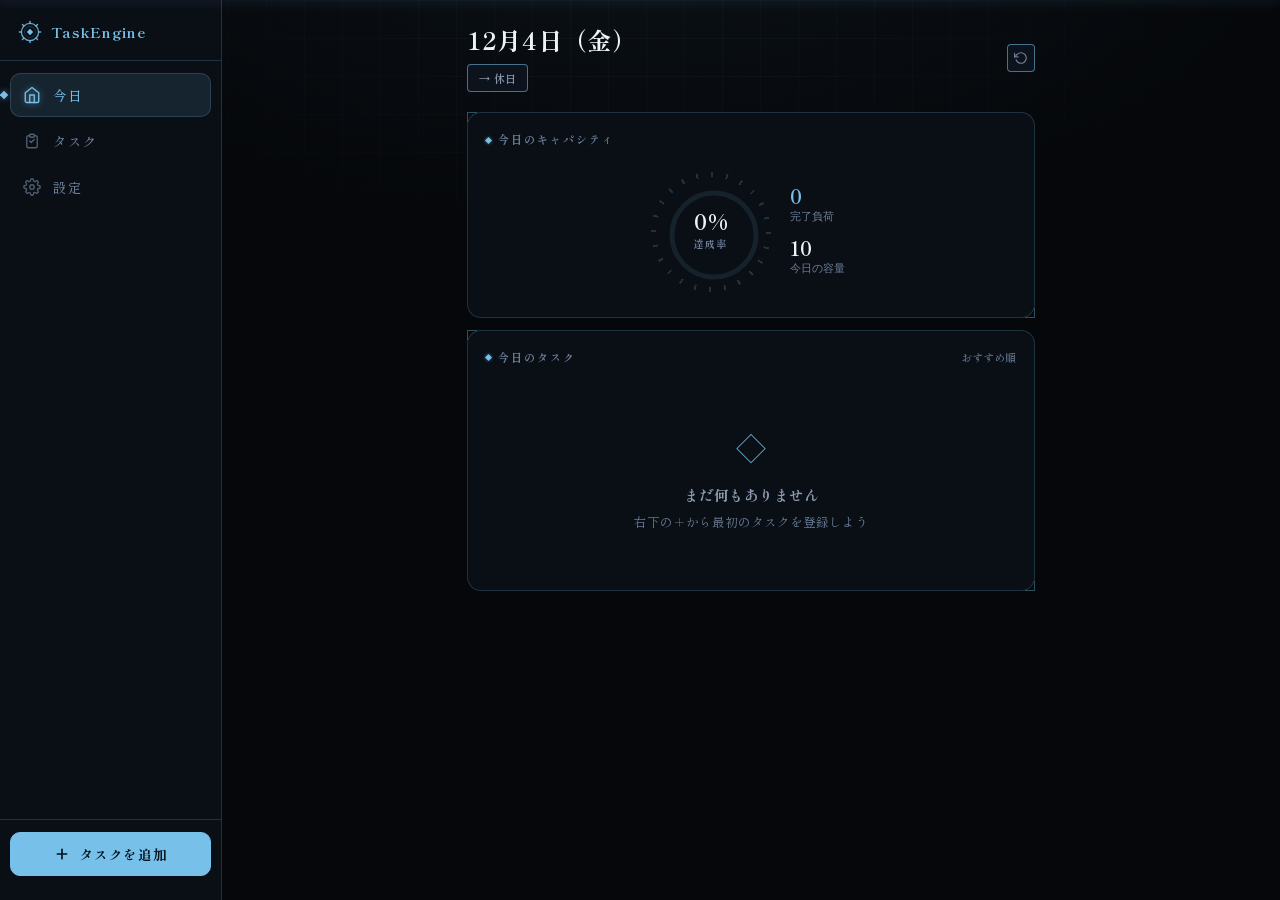
<file: Flowly/index.html>
<!DOCTYPE html>
<html lang="ja">
<head>
<meta charset="UTF-8">
<meta name="viewport" content="width=device-width,initial-scale=1,viewport-fit=cover,minimum-scale=1,maximum-scale=1">
<meta name="apple-mobile-web-app-capable" content="yes">
<meta name="apple-mobile-web-app-status-bar-style" content="black-translucent">
<meta name="apple-mobile-web-app-title" content="TaskEngine">
<meta name="theme-color" content="#04060a">
<link rel="apple-touch-icon" id="flowly-icon" href="">
<script id="flowly-icon-gen">(function(){
/* ============================================================
   ホーム画面アイコン ── "TaskEngine"
   歯車（エンジン＝タスクを回す機械）＋中心の菱形コア（起動状態を
   示すグローの光点）。名前と見た目を一致させた、抽象的すぎない
   直接的なマーク。硝子の光沢は使わず、線とグローだけで構成する。
   ============================================================ */
function drawIcon(canvas){
  var S=canvas.width,ctx=canvas.getContext('2d'),r=S*0.22;
  function rr(){ctx.beginPath();ctx.moveTo(r,0);ctx.lineTo(S-r,0);ctx.arcTo(S,0,S,r,r);ctx.lineTo(S,S-r);ctx.arcTo(S,S,S-r,S,r);ctx.lineTo(r,S);ctx.arcTo(0,S,0,S-r,r);ctx.lineTo(0,r);ctx.arcTo(0,0,r,0,r);ctx.closePath();}
  ctx.fillStyle='#04060a';rr();ctx.fill();
  var cx=S*0.5,cy=S*0.5,teeth=8,ringR=S*0.255,toothOuter=S*0.335;
  ctx.save();
  ctx.shadowColor='rgba(118,192,234,0.9)';ctx.shadowBlur=S*0.045;
  ctx.strokeStyle='rgba(118,192,234,0.9)';ctx.lineWidth=S*0.018;ctx.lineCap='round';
  for(var i=0;i<teeth;i++){
    var a=(Math.PI*2/teeth)*i;
    ctx.beginPath();
    ctx.moveTo(cx+Math.cos(a)*ringR,cy+Math.sin(a)*ringR);
    ctx.lineTo(cx+Math.cos(a)*toothOuter,cy+Math.sin(a)*toothOuter);
    ctx.stroke();
  }
  ctx.beginPath();ctx.arc(cx,cy,ringR,0,Math.PI*2);ctx.stroke();
  ctx.restore();
  ctx.strokeStyle='rgba(118,192,234,0.3)';ctx.lineWidth=S*0.008;
  ctx.beginPath();ctx.arc(cx,cy,S*0.165,0,Math.PI*2);ctx.stroke();
  // 中心の菱形コア（塗り+グロー、起動状態を示す光点）
  ctx.save();
  ctx.shadowColor='#76c0ea';ctx.shadowBlur=S*0.13;
  ctx.translate(cx,cy);ctx.rotate(Math.PI/4);
  var core=ctx.createLinearGradient(-S*0.09,-S*0.09,S*0.09,S*0.09);
  core.addColorStop(0,'#eef8ff');core.addColorStop(0.5,'#76c0ea');core.addColorStop(1,'#2f7cb0');
  ctx.fillStyle=core;
  ctx.fillRect(-S*0.075,-S*0.075,S*0.15,S*0.15);
  ctx.restore();
}
var c=document.createElement('canvas');c.width=180;c.height=180;drawIcon(c);
var png=c.toDataURL('image/png');
document.getElementById('flowly-icon').href=png;
['57','72','76','114','120','144','152','180'].forEach(function(sz){var l=document.createElement('link');l.rel='apple-touch-icon';l.setAttribute('sizes',sz+'x'+sz);l.href=png;document.head.appendChild(l);});
})();</script>
<title>TaskEngine</title>
<link rel="preconnect" href="https://fonts.googleapis.com">
<link rel="preconnect" href="https://fonts.gstatic.com" crossorigin>
<link href="https://fonts.googleapis.com/css2?family=Shippori+Mincho+B1:wght@400;500;600;700;800&family=Shippori+Mincho:wght@400;500;600;700;800&family=Space+Mono:wght@400;700&display=swap" rel="stylesheet">
<style>
*,*::before,*::after{box-sizing:border-box;margin:0;padding:0}

/* ============================================================
   起動核 — Android HUD concept
   ------------------------------------------------------------
   硝子・ブラーは使わない。細い青の輪郭線／コーナーブラケット／
   菱形のマーカーで構成する、フラットで冷たい診断画面のような
   意匠（Detroit: Become Humanのメニューを参照）。
   ラベル・見出しは明朝体、数値・データは等幅（Space Mono）で
   統一し、"和の精密さ"と"機械の無機質さ"を同居させる。
   光る演出はFAB・ゲージ・アクティブ状態など要所のみに絞る。
   ============================================================ */
:root{
  --bg:         #05070a;
  --panel:      #0a0e15;
  --panel-2:    #0d131c;
  --line:       rgba(118,192,234,0.20);
  --line-hi:    rgba(118,192,234,0.55);
  --hair:       rgba(255,255,255,0.07);
  --text:       #eef3f8;
  --text2:      #8a9bb0;
  --text3:      #6b7f98;
  --accent:     #76c0ea;
  --accent-ink: #04121d;
  --accent-dim: rgba(118,192,234,0.12);
  --accent-glow:rgba(118,192,234,0.55);
  --warn:       #ffc26b;
  --warn-dim:   rgba(255,194,107,0.12);
  --danger:     #ff5a68;
  --danger-dim: rgba(255,90,104,0.12);
  --safe-top:   env(safe-area-inset-top,0px);
  --safe-bottom:env(safe-area-inset-bottom,0px);
  --r:          10px;
  --r-lg:       14px;
  --sidebar-w:  222px;
  --header-h:   50px;
  --tabbar-h:   58px;
}

html,body{height:100%;overflow:hidden}
body{
  font-family:'Shippori Mincho B1','Shippori Mincho','Hiragino Mincho ProN','YuMincho',serif;
  background:var(--bg);color:var(--text);font-size:14px;line-height:1.6;
  -webkit-font-smoothing:antialiased;user-select:none;-webkit-user-select:none;
}
.mono,.flow-ring-pct,.flow-stat-val,.sim-date,.summary-num,.cap-num,.sc-time{
  font-family:'Space Mono','Shippori Mincho B1',monospace;font-variant-numeric:tabular-nums;
}

/* ── コーナーブラケット（照準線）── 主要パネルの対角2隅に付与 ── */
.bracket{position:relative}
.bracket::before,.bracket::after{
  content:'';position:absolute;width:9px;height:9px;pointer-events:none;
  border-color:var(--line-hi);opacity:.85;
}
.bracket::before{top:-1px;left:-1px;border-top:1.5px solid;border-left:1.5px solid}
.bracket::after{bottom:-1px;right:-1px;border-bottom:1.5px solid;border-right:1.5px solid}

/* ── BACKGROUND — 限りなく黒に近い紺、微細グリッドのみ ─────── */
#bg-static{
  position:fixed;inset:0;pointer-events:none;background:var(--bg);
}
#bg-static::before{
  content:'';position:absolute;inset:0;
  background-image:
    linear-gradient(rgba(118,192,234,0.035) 1px, transparent 1px),
    linear-gradient(90deg, rgba(118,192,234,0.035) 1px, transparent 1px);
  background-size:38px 38px;
  -webkit-mask-image:radial-gradient(ellipse 75% 50% at 50% 0%, black 20%, transparent 72%);
  mask-image:radial-gradient(ellipse 75% 50% at 50% 0%, black 20%, transparent 72%);
}
#bg-static::after{
  content:'';position:absolute;inset:0;
  background:radial-gradient(ellipse 90% 60% at 50% -10%, rgba(118,192,234,0.06), transparent 60%);
}
/* bg-image injected by JS sits above bg-static but below #layout */

/* ── LAYOUT ──────────────────────────────────────── */
#layout{position:fixed;inset:0;display:flex;flex-direction:column}

/* ── MOBILE HEADER — 最小限のステータスバー ─────────── */
#mobile-header{
  display:none;
  height:calc(var(--header-h) + var(--safe-top));
  padding-top:var(--safe-top);
  background:var(--panel);
  border-bottom:1px solid var(--line);
  align-items:center;justify-content:space-between;
  padding-left:16px;padding-right:16px;
  flex-shrink:0;position:relative;z-index:60;
}
#mobile-header::after{
  content:'';position:absolute;left:0;right:0;bottom:-1px;height:1px;
  background:linear-gradient(90deg,transparent,var(--line-hi) 20%,var(--line-hi) 80%,transparent);
}
.mobile-header-logo{
  display:flex;align-items:center;gap:9px;
  font-size:15px;font-weight:700;color:var(--accent);letter-spacing:0.06em;
}
.mobile-header-logo svg{width:22px;height:22px;flex-shrink:0}
.menu-btn{display:none}
.add-btn-mobile{display:none}

/* ── SIDEBAR OVERLAY（デスクトップでは未使用）─────── */
#sidebar-overlay{display:none;position:fixed;inset:0;background:rgba(0,0,0,0.6);z-index:90}
#sidebar-overlay.open{display:block}

/* ── DESKTOP BODY (sidebar + content) ───────────── */
#body-row{flex:1;display:flex;overflow:hidden}

/* ── SIDEBAR（デスクトップ幅のみ表示）──────────────── */
#sidebar{
  width:var(--sidebar-w);height:100%;
  background:var(--panel);
  border-right:1px solid var(--line);
  display:flex;flex-direction:column;flex-shrink:0;overflow:hidden;position:relative;
}
#sidebar::after{
  content:'';position:absolute;top:0;right:-1px;bottom:0;width:1px;
  background:linear-gradient(180deg,transparent,var(--line-hi) 25%,var(--line-hi) 75%,transparent);
}
.sidebar-logo{
  padding:20px 18px 16px;border-bottom:1px solid var(--line);
  display:flex;align-items:center;gap:9px;
  font-size:14.5px;font-weight:700;color:var(--accent);letter-spacing:0.02em;flex-shrink:0;
}
.sidebar-logo svg{width:24px;height:24px;flex-shrink:0}
.sidebar-nav{flex:1;padding:12px 10px;display:flex;flex-direction:column;gap:2px;overflow-y:auto}
.nav-item{
  display:flex;align-items:center;gap:12px;padding:11px 12px;border-radius:var(--r);
  cursor:pointer;color:var(--text3);background:none;border:1px solid transparent;width:100%;text-align:left;
  font-size:13.5px;font-weight:500;letter-spacing:0.04em;font-family:inherit;min-height:44px;
  transition:color 0.15s,background 0.15s,border-color .15s;-webkit-tap-highlight-color:transparent;position:relative;
}
.nav-item:hover{color:var(--text);background:rgba(118,192,234,0.05)}
.nav-item.active{color:var(--accent);background:var(--accent-dim);border-color:var(--line)}
.nav-item.active::before{
  content:'';position:absolute;left:-10px;top:50%;transform:translateY(-50%) rotate(45deg);
  width:6px;height:6px;background:var(--accent);box-shadow:0 0 6px var(--accent-glow);
}
.nav-item .ni-icon{width:18px;height:18px;flex-shrink:0;opacity:0.7}
.nav-item.active .ni-icon{opacity:1;filter:drop-shadow(0 0 3px var(--accent-glow))}
.sidebar-footer{padding:12px 10px 24px;border-top:1px solid var(--line)}
.sidebar-add{
  display:flex;align-items:center;justify-content:center;gap:10px;width:100%;padding:11px 12px;
  border-radius:var(--r);background:var(--accent);border:1px solid var(--accent);cursor:pointer;
  color:var(--accent-ink);font-size:13.5px;font-weight:700;font-family:inherit;letter-spacing:0.04em;
  transition:opacity 0.15s,transform 0.1s;-webkit-tap-highlight-color:transparent;
}
.sidebar-add:active{opacity:0.85;transform:scale(0.98)}
.sidebar-add svg{width:16px;height:16px;flex-shrink:0}

/* ── MAIN CONTENT ────────────────────────────────── */
#main-content{flex:1;overflow-y:auto;overflow-x:hidden;-webkit-overflow-scrolling:touch;min-width:0}
.page-wrap{max-width:600px;margin:0 auto;padding:24px 16px calc(148px + 24px)}
.page-head{margin-bottom:20px}
.page-head-row{display:flex;align-items:center;justify-content:space-between;gap:12px}
.page-title-main{font-size:24px;font-weight:700;color:var(--text);letter-spacing:0.03em;line-height:1.35}

/* ── PANEL / CARD — フラットな診断パネル ──────────── */
.card{
  background:var(--panel);border:1px solid var(--line);border-radius:var(--r-lg);
  padding:18px;margin-bottom:12px;position:relative;
}
.card::before,.card::after{
  content:'';position:absolute;width:10px;height:10px;pointer-events:none;opacity:.7;
}
.card::before{top:-1px;left:-1px;border-top:1.5px solid var(--line-hi);border-left:1.5px solid var(--line-hi)}
.card::after{bottom:-1px;right:-1px;border-bottom:1.5px solid var(--line-hi);border-right:1.5px solid var(--line-hi)}
.card-header{display:flex;align-items:center;justify-content:space-between;margin-bottom:16px;gap:8px}
.card-title{
  font-size:11px;font-weight:700;letter-spacing:0.18em;color:var(--text3);
  display:flex;align-items:center;gap:7px;
}
.card-title::before{content:'';width:5px;height:5px;background:var(--accent);transform:rotate(45deg);box-shadow:0 0 4px var(--accent-glow);flex-shrink:0}

/* has-bg: 壁紙使用時はパネルの不透明度を少し落とす */
body.has-bg .card,body.has-bg #sidebar,body.has-bg #mobile-header,body.has-bg .modal,body.has-bg .task-item{background:rgba(8,12,19,0.82)}

/* ── FLOW RING — 計器盤（目盛り付き）───────────────── */
.flow-ring-wrap{display:flex;align-items:center;justify-content:center;padding:14px 0;gap:26px}
.flow-ring-svg{position:relative;width:106px;height:106px;flex-shrink:0}
.flow-ring-svg::before{
  content:'';position:absolute;inset:-9px;border-radius:50%;
  background:
    repeating-conic-gradient(var(--line) 0deg 2deg, transparent 2deg 15deg);
  -webkit-mask:radial-gradient(circle, transparent 62%, black 63%, black 68%, transparent 69%);
  mask:radial-gradient(circle, transparent 62%, black 63%, black 68%, transparent 69%);
}
.flow-ring-svg svg{position:relative;transform:rotate(-90deg)}
.flow-ring-track{fill:none;stroke:rgba(118,192,234,0.10);stroke-width:5}
.flow-ring-fill{fill:none;stroke-width:5;stroke-linecap:butt;transition:stroke-dashoffset 0.7s cubic-bezier(0.4,0,0.2,1),stroke 0.5s}
.flow-ring-center{position:absolute;inset:0;display:flex;flex-direction:column;align-items:center;justify-content:center;pointer-events:none}
.flow-ring-pct{font-size:21px;font-weight:700;color:var(--text);letter-spacing:0;line-height:1}
.flow-ring-sub{font-family:'Shippori Mincho B1',serif;font-size:10px;color:var(--text3);margin-top:4px;font-weight:700;letter-spacing:0.14em}
.flow-ring-stats{display:flex;flex-direction:column;gap:13px}
.flow-stat-val{font-size:19px;font-weight:700;color:var(--text);line-height:1;letter-spacing:0}
.flow-stat-label{font-family:'Shippori Mincho B1',serif;font-size:11px;color:var(--text3);margin-top:3px;font-weight:500}

/* ── TODAY TASKS ─────────────────────────────────── */
.today-task{display:flex;align-items:flex-start;gap:13px;padding:12px 0;border-bottom:1px solid var(--hair);transition:opacity 0.2s,transform 0.2s ease-out}
.today-task.task-exit,.task-item.task-exit{opacity:0;transform:translateX(14px) scale(.97)}
.today-task:last-child{border-bottom:none}
.today-task.done{opacity:0.38}
.today-task.done .t-title{text-decoration:line-through}

/* ── CHECKBOX — 菱形マーカー ──────────────────────── */
.task-check{
  width:22px;height:22px;flex-shrink:0;margin-top:3px;
  border:1.5px solid var(--line-hi);background:var(--panel-2);
  transform:rotate(45deg);cursor:pointer;display:flex;align-items:center;justify-content:center;
  transition:border-color 0.15s,background 0.15s,box-shadow 0.15s,transform 0.15s;
  -webkit-tap-highlight-color:transparent;
}
.task-check svg{transform:rotate(-45deg);width:11px;height:11px}
.task-check:active{transform:rotate(45deg) scale(0.85)}
.task-check:hover{border-color:var(--accent)}
.task-check.checked{
  background:var(--accent);border-color:var(--accent);color:var(--accent-ink);
  box-shadow:0 0 10px var(--accent-glow);
}
.task-check.weekly-icon{border-radius:3px;transform:none}
.task-check.weekly-icon:active{transform:scale(0.85)}
.task-check.weekly-icon svg{transform:none}
.task-check.weekly-icon.checked{color:var(--accent-ink)}

/* ── TASK BODY ───────────────────────────────────── */
.t-body{flex:1;min-width:0}
.t-title{font-size:14.5px;font-weight:600;color:var(--text);line-height:1.5}
.t-meta{display:flex;align-items:center;gap:6px;flex-wrap:wrap;margin-top:6px}

/* ── BADGES — データチップ ────────────────────────── */
.badge{
  display:inline-flex;align-items:center;gap:5px;padding:3px 8px 3px 6px;border-radius:4px;
  font-size:10px;font-weight:700;letter-spacing:0.04em;border:1px solid transparent;white-space:nowrap;
}
.badge::before{content:'';width:4px;height:4px;flex-shrink:0;background:currentColor;transform:rotate(45deg)}
.badge-overdue{background:var(--danger-dim);color:var(--danger);border-color:rgba(255,90,104,0.35)}
.badge-today-dl{background:var(--danger-dim);color:var(--danger);border-color:rgba(255,90,104,0.35)}
.badge-urgent{background:var(--warn-dim);color:var(--warn);border-color:rgba(255,194,107,0.35)}
.badge-weekly{background:var(--accent-dim);color:var(--accent);border-color:rgba(118,192,234,0.35)}
.badge-unlock{background:rgba(118,192,234,0.06);color:var(--text2);border-color:var(--line)}

/* ── SKIP / EXTRA BUTTONS ────────────────────────── */
.skip-btn{display:inline-flex;align-items:center;gap:4px;font-size:10px;font-weight:700;padding:3px 9px;border-radius:4px;border:1px solid var(--line-hi);background:none;color:var(--text3);cursor:pointer;transition:color 0.15s,background 0.15s;-webkit-tap-highlight-color:transparent;margin-top:4px;font-family:inherit}
.skip-btn.undo{color:var(--accent);border-color:rgba(118,192,234,0.4);background:var(--accent-dim)}

/* ── ACHIEVEMENT BANNER — システム通知風 ──────────── */
.achievement-banner{
  display:flex;align-items:center;gap:13px;background:var(--accent-dim);
  border:1px solid rgba(118,192,234,0.32);border-left:3px solid var(--accent);
  border-radius:4px;padding:13px 15px;margin-bottom:8px;
}
.achievement-text-main{font-size:14px;font-weight:700;color:var(--accent);letter-spacing:0.02em}
.achievement-text-sub{font-size:11.5px;color:var(--text3);margin-top:2px}

/* ── DAY CONTROLS ────────────────────────────────── */
.day-controls{display:flex;align-items:center;gap:8px;flex-wrap:wrap;margin-top:8px}
.day-pill{display:inline-flex;align-items:center;padding:5px 11px;border-radius:4px;border:1px solid var(--line-hi);background:var(--panel-2);color:var(--text2);font-size:11px;font-weight:600;cursor:pointer;letter-spacing:0.03em;transition:color 0.15s,border-color 0.15s,background 0.15s;-webkit-tap-highlight-color:transparent;font-family:inherit}
.day-pill.holiday-tag{background:rgba(118,192,234,0.06);color:var(--text2);border-color:var(--line-hi)}
.day-pill.ok-tag{background:var(--accent-dim);color:var(--accent);border-color:rgba(118,192,234,0.4)}
.recompute-btn{width:28px;height:28px;border-radius:4px;background:var(--panel-2);border:1px solid var(--line-hi);color:var(--text3);cursor:pointer;display:flex;align-items:center;justify-content:center;transition:color 0.15s,border-color 0.15s,transform .35s;-webkit-tap-highlight-color:transparent}
.recompute-btn:active{color:var(--accent);border-color:var(--accent);transform:rotate(210deg)}

/* ── EMPTY STATE ─────────────────────────────────── */
.empty-state{text-align:center;padding:40px 20px;color:var(--text3)}
.empty-icon{font-size:30px;margin-bottom:12px;color:var(--accent);opacity:.85}
.empty-title{font-size:14.5px;font-weight:700;color:var(--text2);margin-bottom:6px}
.empty-sub{font-size:12.5px;color:var(--text3)}

/* ── SUB TABS ────────────────────────────────────── */
.sub-tabs{display:flex;gap:2px;margin-bottom:14px;background:var(--panel);padding:3px;border-radius:6px;border:1px solid var(--line)}
.sub-tab{flex:1;padding:8px 6px;background:none;border:none;border-radius:4px;color:var(--text3);font-size:11.5px;font-weight:700;cursor:pointer;text-align:center;transition:color 0.15s,background 0.15s;-webkit-tap-highlight-color:transparent;font-family:inherit;letter-spacing:0.03em}
.sub-tab.active{color:var(--accent);background:var(--accent-dim)}
.tab-count{display:inline-flex;align-items:center;justify-content:center;background:var(--accent);color:var(--accent-ink);font-size:9px;font-weight:800;width:15px;height:15px;border-radius:3px;margin-left:3px;vertical-align:middle}

/* ── TASK LIST ITEM ──────────────────────────────── */
.task-item{display:flex;align-items:center;gap:12px;background:var(--panel);border:1px solid var(--line);border-radius:var(--r);padding:12px;margin-bottom:8px;transition:opacity 0.2s,transform 0.2s ease-out,border-color 0.15s}
.task-item:hover{border-color:var(--line-hi)}
.task-item.done{opacity:0.45}
.task-item.done .t-title{text-decoration:line-through}
.task-item-main{flex:1;min-width:0}
.task-item-actions{display:flex;align-items:center;gap:5px;flex-shrink:0}
.icon-btn{width:30px;height:30px;border-radius:5px;background:none;border:1px solid var(--line);color:var(--text3);cursor:pointer;display:flex;align-items:center;justify-content:center;transition:color 0.15s,background 0.15s,border-color 0.15s;-webkit-tap-highlight-color:transparent}
.icon-btn:hover{color:var(--text);border-color:var(--line-hi);background:rgba(118,192,234,0.06)}
.icon-btn.danger:hover{color:var(--danger);border-color:rgba(255,90,104,0.4);background:var(--danger-dim)}
.icon-btn svg{width:13px;height:13px}

/* ── SIM WIDGET ──────────────────────────────────── */
.sim-widget{display:flex;flex-direction:column;align-items:flex-end;gap:2px}
.sim-label{font-family:'Shippori Mincho B1',serif;font-size:10px;font-weight:700;letter-spacing:0.1em;color:var(--text3)}
.sim-date{font-size:15px;font-weight:700;color:var(--accent);line-height:1}
.sim-date.today{color:var(--accent)}
.sim-date.none{font-size:11.5px;color:var(--text3)}

/* ── SETTINGS ────────────────────────────────────── */
.summary-grid{display:grid;grid-template-columns:repeat(3,1fr);gap:1px;background:var(--line);border-radius:6px;overflow:hidden;margin-top:4px}
.summary-cell{background:var(--panel-2);padding:15px 10px;text-align:center}
.summary-num{display:block;font-size:22px;font-weight:700;color:var(--text);line-height:1}
.summary-lbl{display:block;font-family:'Shippori Mincho B1',serif;font-size:10.5px;color:var(--text3);margin-top:4px;font-weight:500}
.capacity-row{margin-bottom:14px}
.capacity-row:last-of-type{margin-bottom:0}
.capacity-row-label{display:block;font-size:11px;font-weight:700;color:var(--text2);letter-spacing:0.1em}
.capacity-control{display:flex;align-items:center;gap:14px;margin-top:10px}
.capacity-control input[type="range"]{flex:1}
.cap-num{font-size:18px;font-weight:700;color:var(--accent);min-width:26px;text-align:right}
.load-guide{margin-top:12px;display:flex;flex-direction:column;gap:6px}
.load-guide-title{font-family:'Shippori Mincho B1',serif;font-size:10px;font-weight:700;letter-spacing:0.1em;color:var(--text3);margin-bottom:4px}
.load-guide-row{display:flex;align-items:center;gap:8px}
.load-guide-desc{font-size:11px;color:var(--text2)}
.bg-preview{width:100%;height:96px;border-radius:6px;background-size:cover;background-position:center;margin:12px 0;border:1px solid var(--line)}
.bg-preview.empty{background:var(--panel-2);display:flex;align-items:center;justify-content:center;color:var(--text3);font-size:12px}
.bg-actions{display:flex;gap:8px;flex-wrap:wrap}
.settings-actions{display:flex;flex-direction:column;gap:8px}
.version-info{text-align:center;font-size:10.5px;color:var(--text3);margin-top:22px;letter-spacing:0.08em}

/* ── FORMS ───────────────────────────────────────── */
input[type="text"],input[type="date"],select,textarea{width:100%;background:var(--panel-2);border:1.5px solid var(--line);border-radius:6px;padding:11px 13px;color:var(--text);font-size:14px;font-family:inherit;outline:none;transition:border-color 0.15s,box-shadow 0.15s;appearance:none;-webkit-appearance:none;letter-spacing:0.01em}
input:focus,select:focus,textarea:focus{border-color:var(--accent);box-shadow:0 0 0 2px var(--accent-dim)}
input::placeholder{color:var(--text3)}
input[type="date"]::-webkit-calendar-picker-indicator{filter:invert(0.6)}
input[type="range"]{-webkit-appearance:none;appearance:none;width:100%;height:2px;background:var(--line-hi);outline:none;border:none;padding:0}
input[type="range"]::-webkit-slider-thumb{-webkit-appearance:none;width:16px;height:16px;background:var(--accent);cursor:pointer;box-shadow:0 0 8px var(--accent-glow);border:1px solid rgba(255,255,255,0.5);transform:rotate(45deg)}
input[type="range"]::-moz-range-thumb{width:16px;height:16px;background:var(--accent);cursor:pointer;border:1px solid rgba(255,255,255,0.5);transform:rotate(45deg)}
.form-group{margin-bottom:16px}
.form-group label{display:block;font-size:11px;font-weight:700;color:var(--text2);letter-spacing:0.1em;margin-bottom:7px}
.label-opt{font-size:10px;font-weight:500;color:var(--text3);letter-spacing:0}
.type-selector{display:flex;background:var(--panel-2);border:1px solid var(--line);border-radius:6px;overflow:hidden}
.type-btn{flex:1;padding:10px 8px;background:none;border:none;color:var(--text3);font-size:12.5px;font-weight:600;cursor:pointer;font-family:inherit;transition:color 0.15s,background 0.15s;-webkit-tap-highlight-color:transparent;letter-spacing:0.02em}
.type-btn.active{color:var(--accent);background:var(--accent-dim)}
.weekday-selector{display:flex;gap:5px}
.wd-btn{width:34px;height:34px;border-radius:5px;background:var(--panel-2);border:1.5px solid var(--line);color:var(--text3);font-size:11.5px;font-weight:700;cursor:pointer;display:flex;align-items:center;justify-content:center;font-family:inherit;transition:color 0.15s,background 0.15s,border-color 0.15s;-webkit-tap-highlight-color:transparent}
.wd-btn.active{color:var(--accent-ink);background:var(--accent);border-color:var(--accent);box-shadow:0 0 8px var(--accent-glow)}
.load-slider-display{display:flex;align-items:center;gap:10px;margin-top:10px}
.load-slider-hint{font-size:12px;color:var(--text3)}

/* ── PAGE TRANSITION ─────────────────────────────── */
#main-content{transition:opacity .15s ease-out,transform .15s ease-out}
#main-content.page-fade-out{opacity:0;transform:translateY(4px)}

/* ── PRESS FEEDBACK ──────────────────────────────── */
button,[onclick]{transition:transform .08s ease-out;-webkit-tap-highlight-color:transparent}
button:active,[onclick]:active{transform:scale(0.96)}

/* ── BUTTONS — フラット塗り＋片隅カット ──────────── */
.btn{display:inline-flex;align-items:center;justify-content:center;gap:7px;padding:11px 18px;border-radius:6px;font-size:13.5px;font-weight:700;border:1px solid transparent;cursor:pointer;font-family:inherit;letter-spacing:0.04em;min-height:44px;transition:opacity .15s,transform .08s ease-out,filter .12s;-webkit-tap-highlight-color:transparent}
.btn:active{transform:scale(0.96)}
.btn-primary{
  background:var(--accent);color:var(--accent-ink);border-color:var(--accent);
  clip-path:polygon(0 0,calc(100% - 12px) 0,100% 12px,100% 100%,0 100%);
  box-shadow:0 0 0 rgba(0,0,0,0);
}
.btn-primary:hover{filter:brightness(1.08)}
.btn-secondary{background:none;color:var(--text2);border:1px solid var(--line-hi)}
.btn-danger{background:var(--danger-dim);color:var(--danger);border:1px solid rgba(255,90,104,0.4)}
.btn-full{width:100%}
.btn-sm{padding:7px 14px;font-size:12px;min-height:auto}

/* ── MODAL — 下からせり上がる診断パネル ──────────── */
.modal-overlay{position:fixed;inset:0;background:rgba(1,2,5,0.72);display:flex;align-items:flex-end;justify-content:center;z-index:200;opacity:0;pointer-events:none;transition:opacity 0.2s}
.modal-overlay.open{opacity:1;pointer-events:auto}
.modal-overlay.open .modal{transform:translateY(0)}
.modal{
  background:var(--panel);border:1px solid var(--line-hi);border-bottom:none;
  border-radius:16px 16px 0 0;padding:20px 20px 24px;width:100%;max-width:540px;max-height:92vh;overflow-y:auto;
  transform:translateY(60px);transition:transform 0.26s cubic-bezier(0.32,0.72,0,1);position:relative;
}
.modal::before{
  content:'';position:absolute;left:0;right:0;top:-1px;height:2px;
  background:linear-gradient(90deg,transparent,var(--accent) 15%,var(--accent) 85%,transparent);
  box-shadow:0 0 10px var(--accent-glow);
}
.modal-handle{width:34px;height:3px;background:var(--line-hi);margin:2px auto 18px}
.modal-title{font-size:17.5px;font-weight:700;color:var(--text);margin-bottom:20px;letter-spacing:0.03em}
.modal-actions{display:flex;gap:10px;margin-top:20px}
.modal-actions .btn{flex:1}

/* ── TOAST — システムログ風の通知 ─────────────────── */
#toast{
  position:fixed;left:50%;transform:translateX(-50%) translateY(14px);
  /* #tabbarの実高さ(tabbar-h + 24px固定)と揃える。ここだけvar(--safe-bottom)の
     ままだと、タブバー側の値とズレて浮いたり重なったりする。 */
  bottom:calc(20px + var(--tabbar-h) + 24px);
  background:var(--panel);color:var(--text);padding:9px 18px;border-radius:5px;
  font-size:12.5px;font-weight:700;opacity:0;transition:opacity 0.2s,transform 0.2s;pointer-events:none;z-index:300;
  white-space:nowrap;border:1px solid var(--line-hi);border-left:3px solid var(--accent);letter-spacing:0.03em;
}
#toast.show{opacity:1;transform:translateX(-50%) translateY(0)}

/* ── OFFLINE ─────────────────────────────────────── */
#offline-badge{display:none;position:fixed;top:calc(var(--safe-top) + 10px);left:50%;transform:translateX(-50%);background:var(--warn);color:#241608;font-size:10.5px;font-weight:800;padding:4px 12px;border-radius:4px;z-index:400;letter-spacing:0.05em}

/* ── SCROLLBAR ───────────────────────────────────── */
::-webkit-scrollbar{width:3px}
::-webkit-scrollbar-track{background:transparent}
::-webkit-scrollbar-thumb{background:rgba(118,192,234,0.25)}

/* ============================================================
   BOTTOM TAB BAR — モバイルの主導線（常時表示、1タップで移動）
   旧ハンバーガー＋ドロワー構成を廃止し、iOSネイティブに近い
   常設タブバーへ変更。.nav-itemクラスを共有しているため、
   navigateTo()側のアクティブ状態切替ロジックはそのまま使える。
   ============================================================ */
#tabbar{
  display:none;position:fixed;left:0;right:0;bottom:0;z-index:80;
  /* 2026/08 修正: env(safe-area-inset-bottom)がiPhone実機で信頼できない
     (ホーム画面アイコンを追加した状態で、タブバー下に素のbody背景が
     覗く隙間ができる不具合を確認)ため、正確な実測値に頼るのをやめ、
     ホームインジケーターを余裕を持ってクリアできる固定値(24px)で
     決め打ちする。VocaAir(下部固定UIを持たず、そもそもこの依存が
     一切ない設計)と同じ「OS APIの実測値に頼らない」方針に寄せた。 */
  height:calc(var(--tabbar-h) + 24px);
  padding-bottom:24px;
  background:var(--panel);border-top:1px solid var(--line);
}
#tabbar::before{
  content:'';position:absolute;left:0;right:0;top:-1px;height:1px;
  background:linear-gradient(90deg,transparent,var(--line-hi) 20%,var(--line-hi) 80%,transparent);
}
.tabbar-row{display:flex;height:var(--tabbar-h)}
.tabbar-item{
  flex:1;display:flex;flex-direction:column;align-items:center;justify-content:center;gap:3px;
  background:none;border:none;color:var(--text3);cursor:pointer;font-family:inherit;
  font-size:10px;font-weight:700;letter-spacing:0.04em;-webkit-tap-highlight-color:transparent;position:relative;
}
.tabbar-item .ni-icon{width:21px;height:21px;opacity:0.7;transition:opacity .15s,filter .15s}
.tabbar-item.active{color:var(--accent)}
.tabbar-item.active .ni-icon{opacity:1;filter:drop-shadow(0 0 4px var(--accent-glow))}
.tabbar-item.active::before{
  content:'';position:absolute;top:2px;left:50%;transform:translateX(-50%) rotate(45deg);
  width:4px;height:4px;background:var(--accent);box-shadow:0 0 5px var(--accent-glow);
}

/* ── FAB — クイック追加（唯一の発光要素）───────────── */
#fab-add{
  display:none;position:fixed;right:18px;z-index:81;
  /* #tabbarと同じ理由でenv(safe-area-inset-bottom)への依存をやめ、
     固定値(24px)ベースに揃える(ズレるとFABとタブバーの間隔が
     おかしくなるため、必ず#tabbar側の値と連動させること)。 */
  bottom:calc(var(--tabbar-h) + 24px + 16px);
  width:52px;height:52px;border-radius:14px;
  background:var(--accent);border:1px solid var(--accent);color:var(--accent-ink);
  align-items:center;justify-content:center;cursor:pointer;
  box-shadow:0 6px 22px var(--accent-glow);
  -webkit-tap-highlight-color:transparent;transition:transform .12s;
}
#fab-add:active{transform:scale(0.92)}
#fab-add svg{width:22px;height:22px}

/* ── RESPONSIVE: MOBILE ──────────────────────────── */
@media(max-width:760px){
  #mobile-header{display:flex}
  #sidebar{display:none}
  #sidebar-overlay{display:none !important}
  #tabbar{display:block}
  #fab-add{display:flex}
  .page-wrap{padding-top:16px}
}
/* ============================================================
   ANIMATION LAYER — 起動シーケンス／データ流入演出
   ------------------------------------------------------------
   「装飾として光らせる」のではなく、システムが起動しデータを
   読み込んでいく過程を可視化する方向でアニメーションを増量した。
   ・起動時: 画面を横切るスキャンライン（#boot-flash、1回のみ）
   - パネル・リスト項目: 順番に浮かび上がる（読み込み中の実況）
   ・数値: 0から実測値へカウントアップ（animateNumberEl、JS側）
   ・完了操作: チェックが確定した瞬間の短いポップ
   prefers-reduced-motionの場合はすべて即時表示に切り替える。
   ============================================================ */

/* ── 背景スキャンライン（常時、極めて薄く） ───────────── */
#bg-scan{
  position:fixed;left:0;right:0;top:-2px;height:2px;pointer-events:none;z-index:1;
  background:linear-gradient(90deg,transparent,rgba(118,192,234,0.55) 45%,rgba(118,192,234,0.55) 55%,transparent);
  box-shadow:0 0 12px 1px rgba(118,192,234,0.35);
  animation:bg-scan-sweep 7s linear infinite;
  opacity:.55;
}
@keyframes bg-scan-sweep{
  0%{top:-2px}
  100%{top:100%}
}

/* ── 起動フラッシュ（初回ロード時のみ、1回再生） ───────── */
#boot-flash{
  position:fixed;inset:0;z-index:500;pointer-events:none;
  background:#04060a;
  animation:boot-fade 1.05s ease-out both;
}
#boot-flash::before{
  content:'';position:absolute;left:0;right:0;top:0;height:2px;
  background:linear-gradient(90deg,transparent,var(--accent) 45%,var(--accent) 55%,transparent);
  box-shadow:0 0 20px 2px var(--accent-glow);
  animation:boot-scan .78s cubic-bezier(.3,.9,.4,1) both;
}
@keyframes boot-fade{
  0%{opacity:1}
  55%{opacity:1}
  100%{opacity:0}
}
@keyframes boot-scan{
  0%{top:0;opacity:0}
  8%{opacity:1}
  92%{opacity:1}
  100%{top:100%;opacity:0}
}

/* ── パネル入場（順に浮かび上がる） ───────────────────── */
@keyframes panel-in{
  0%{opacity:0;transform:translateY(10px)}
  100%{opacity:1;transform:translateY(0)}
}
.page-wrap>*{animation:panel-in .38s cubic-bezier(.2,.7,.3,1) both}
.page-wrap>*:nth-child(1){animation-delay:.01s}
.page-wrap>*:nth-child(2){animation-delay:.07s}
.page-wrap>*:nth-child(3){animation-delay:.13s}
.page-wrap>*:nth-child(4){animation-delay:.19s}
.page-wrap>*:nth-child(5){animation-delay:.25s}

/* カードの角ブラケットは、本体より少し遅れて焼き付くように見せる */
.card::before{animation:bracket-in .3s ease-out .22s both}
.card::after{animation:bracket-in .3s ease-out .3s both}
@keyframes bracket-in{0%{opacity:0;transform:scale(.4)}100%{opacity:.7;transform:scale(1)}}

/* ── リスト項目の順次入場 ───────────────────────────── */
@keyframes item-in{
  0%{opacity:0;transform:translateX(-8px)}
  100%{opacity:1;transform:translateX(0)}
}
.today-task,.task-item{animation:item-in .32s cubic-bezier(.2,.7,.3,1) backwards}
.today-task:nth-child(1),.task-item:nth-child(1){animation-delay:.03s}
.today-task:nth-child(2),.task-item:nth-child(2){animation-delay:.07s}
.today-task:nth-child(3),.task-item:nth-child(3){animation-delay:.11s}
.today-task:nth-child(4),.task-item:nth-child(4){animation-delay:.15s}
.today-task:nth-child(5),.task-item:nth-child(5){animation-delay:.19s}
.today-task:nth-child(6),.task-item:nth-child(6){animation-delay:.23s}
.today-task:nth-child(7),.task-item:nth-child(7){animation-delay:.27s}
.today-task:nth-child(8),.task-item:nth-child(8){animation-delay:.31s}
.today-task:nth-child(n+9),.task-item:nth-child(n+9){animation-delay:.34s}

/* バッジ・日付ピルもわずかに遅れてポップ */
@keyframes chip-in{0%{opacity:0;transform:scale(.85)}100%{opacity:1;transform:scale(1)}}
.badge,.day-pill{animation:chip-in .26s cubic-bezier(.34,1.4,.4,1) both;animation-delay:.05s}

/* ── チェック確定の短いポップ（完了マークが刻まれる瞬間） ── */
@keyframes check-pop{
  0%{box-shadow:0 0 0 rgba(118,192,234,0)}
  35%{box-shadow:0 0 0 6px rgba(118,192,234,0.28),0 0 10px var(--accent-glow)}
  100%{box-shadow:0 0 10px var(--accent-glow)}
}
.task-check.checked{animation:check-pop .5s ease-out both}

/* ── ゲージの呼吸（常時、微弱） ─────────────────────── */
.flow-ring-svg::after{
  content:'';position:absolute;inset:-8px;border-radius:50%;pointer-events:none;
  box-shadow:0 0 0 0 rgba(118,192,234,0.28);
  animation:gauge-breathe 3.2s ease-in-out infinite;
}
@keyframes gauge-breathe{
  0%,100%{box-shadow:0 0 0 0 rgba(118,192,234,0.22)}
  50%{box-shadow:0 0 14px 2px rgba(118,192,234,0.16)}
}

/* ── タブバーのアクティブ標識（切替のたびに再生） ───────── */
@keyframes tab-dot-in{
  0%{opacity:0;transform:translateX(-50%) rotate(45deg) scale(0)}
  60%{transform:translateX(-50%) rotate(45deg) scale(1.3)}
  100%{opacity:1;transform:translateX(-50%) rotate(45deg) scale(1)}
}
.tabbar-item.active::before{animation:tab-dot-in .32s cubic-bezier(.3,1.6,.4,1) both}
@keyframes navdot-in{0%{opacity:0;transform:translateY(-50%) rotate(45deg) scale(0)}100%{opacity:1;transform:translateY(-50%) rotate(45deg) scale(1)}}
.nav-item.active::before{animation:navdot-in .28s cubic-bezier(.3,1.6,.4,1) both}

/* ── FAB — 常時ごく弱く脈動し、押せることを主張する ─────── */
@keyframes fab-breathe{
  0%,100%{box-shadow:0 6px 22px var(--accent-glow)}
  50%{box-shadow:0 6px 30px 4px var(--accent-glow)}
}
#fab-add{animation:fab-breathe 2.6s ease-in-out infinite}
#fab-add:active{animation:none}

/* ── 達成バナー：一度だけ光が走る ───────────────────── */
.achievement-banner{position:relative;overflow:hidden;animation:panel-in .34s cubic-bezier(.2,.7,.3,1) both}
.achievement-banner::after{
  content:'';position:absolute;inset:0;
  background:linear-gradient(100deg,transparent 35%,rgba(118,192,234,0.22) 50%,transparent 65%);
  transform:translateX(-120%);
  animation:sheen-sweep 1.1s ease-out .15s both;
}
@keyframes sheen-sweep{to{transform:translateX(120%)}}

/* ── 空の状態の菱形：待機中のゆっくりした明滅 ───────────── */
@keyframes idle-pulse{0%,100%{opacity:.55;transform:scale(1)}50%{opacity:1;transform:scale(1.08)}}
.empty-icon{display:inline-block;animation:idle-pulse 2.6s ease-in-out infinite}

/* ── モーダル：起動する瞬間にスキャンラインが走る ───────── */
@keyframes modal-scan-in{0%{opacity:0;transform:scaleX(.2)}40%{opacity:1}100%{opacity:.9;transform:scaleX(1)}}
.modal-overlay.open .modal::before{animation:modal-scan-in .45s ease-out backwards;transform-origin:center}

/* ── トースト：表示のたびに走査線が一度だけ光る ─────────── */
#toast{overflow:hidden}
#toast::before{
  content:'';position:absolute;inset:0;
  background:linear-gradient(100deg,transparent 30%,rgba(118,192,234,0.35) 50%,transparent 70%);
  transform:translateX(-140%);
}
#toast.show::before{animation:sheen-sweep .7s ease-out .05s both}

/* ── 再計算ボタン：待機中もわずかに存在を主張 ───────────── */
@keyframes recompute-idle{0%,100%{opacity:1}50%{opacity:.55}}
.recompute-btn{animation:recompute-idle 3.4s ease-in-out infinite}
.recompute-btn:active{animation:none}

/* ── サブタブの下線的インジケータ切替 ───────────────────── */
.sub-tab{transition:color .15s,background .18s cubic-bezier(.3,1.4,.4,1)}

/* ── 数値カウントアップ中の桁は少し滲むような揺れを許容 ──── */
.flow-ring-pct,.flow-stat-val,.summary-num{font-variant-numeric:tabular-nums}

/* ── アクセシビリティ：モーション低減設定を尊重 ─────────── */
@media (prefers-reduced-motion: reduce){
  *,*::before,*::after{animation-duration:.001ms !important;animation-iteration-count:1 !important;transition-duration:.001ms !important;}
  #bg-scan,#fab-add,.recompute-btn,.empty-icon{animation:none !important}
  #boot-flash{display:none}
}
</style>
</head>
<body>
<div id="bg-static"></div>
<div id="bg-scan"></div>
<div id="boot-flash"></div>
<div id="offline-badge">オフライン</div>
<div id="toast"></div>

<div id="layout">
<!-- MOBILE HEADER — 最小限のステータス表示のみ（主導線は下部タブバーへ移設） -->
<div id="mobile-header">
  <div class="mobile-header-logo">
    <svg viewBox="0 0 24 24" fill="none">
      <line x1="20.6" y1="12.0" x2="22.6" y2="12.0" stroke="#76c0ea" stroke-width="1.5" stroke-linecap="round" opacity="0.85"/>
      <line x1="18.08" y1="18.08" x2="19.5" y2="19.5" stroke="#76c0ea" stroke-width="1.5" stroke-linecap="round" opacity="0.85"/>
      <line x1="12.0" y1="20.6" x2="12.0" y2="22.6" stroke="#76c0ea" stroke-width="1.5" stroke-linecap="round" opacity="0.85"/>
      <line x1="5.92" y1="18.08" x2="4.5" y2="19.5" stroke="#76c0ea" stroke-width="1.5" stroke-linecap="round" opacity="0.85"/>
      <line x1="3.4" y1="12.0" x2="1.4" y2="12.0" stroke="#76c0ea" stroke-width="1.5" stroke-linecap="round" opacity="0.85"/>
      <line x1="5.92" y1="5.92" x2="4.5" y2="4.5" stroke="#76c0ea" stroke-width="1.5" stroke-linecap="round" opacity="0.85"/>
      <line x1="12.0" y1="3.4" x2="12.0" y2="1.4" stroke="#76c0ea" stroke-width="1.5" stroke-linecap="round" opacity="0.85"/>
      <line x1="18.08" y1="5.92" x2="19.5" y2="4.5" stroke="#76c0ea" stroke-width="1.5" stroke-linecap="round" opacity="0.85"/>
      <circle cx="12" cy="12" r="8.6" fill="none" stroke="#76c0ea" stroke-width="1.3" opacity="0.85"/>
      <circle cx="12" cy="12" r="5.5" fill="none" stroke="#76c0ea" stroke-width="0.7" opacity="0.3"/>
      <rect x="9.7" y="9.7" width="4.6" height="4.6" fill="#76c0ea" transform="rotate(45 12 12)"/>
    </svg>
    TaskEngine
  </div>
</div>
  <div id="sidebar-overlay" onclick="closeSidebar()"></div>
  <div id="body-row">
    <!-- SIDEBAR -->
    <aside id="sidebar" role="navigation" aria-label="メインナビゲーション">
      <div class="sidebar-logo">
        <svg viewBox="0 0 24 24" fill="none">
          <line x1="20.6" y1="12.0" x2="22.6" y2="12.0" stroke="#76c0ea" stroke-width="1.5" stroke-linecap="round" opacity="0.85"/>
          <line x1="18.08" y1="18.08" x2="19.5" y2="19.5" stroke="#76c0ea" stroke-width="1.5" stroke-linecap="round" opacity="0.85"/>
          <line x1="12.0" y1="20.6" x2="12.0" y2="22.6" stroke="#76c0ea" stroke-width="1.5" stroke-linecap="round" opacity="0.85"/>
          <line x1="5.92" y1="18.08" x2="4.5" y2="19.5" stroke="#76c0ea" stroke-width="1.5" stroke-linecap="round" opacity="0.85"/>
          <line x1="3.4" y1="12.0" x2="1.4" y2="12.0" stroke="#76c0ea" stroke-width="1.5" stroke-linecap="round" opacity="0.85"/>
          <line x1="5.92" y1="5.92" x2="4.5" y2="4.5" stroke="#76c0ea" stroke-width="1.5" stroke-linecap="round" opacity="0.85"/>
          <line x1="12.0" y1="3.4" x2="12.0" y2="1.4" stroke="#76c0ea" stroke-width="1.5" stroke-linecap="round" opacity="0.85"/>
          <line x1="18.08" y1="5.92" x2="19.5" y2="4.5" stroke="#76c0ea" stroke-width="1.5" stroke-linecap="round" opacity="0.85"/>
          <circle cx="12" cy="12" r="8.6" fill="none" stroke="#76c0ea" stroke-width="1.3" opacity="0.85"/>
          <circle cx="12" cy="12" r="5.5" fill="none" stroke="#76c0ea" stroke-width="0.7" opacity="0.3"/>
          <rect x="9.7" y="9.7" width="4.6" height="4.6" fill="#76c0ea" transform="rotate(45 12 12)"/>
        </svg>
        TaskEngine
      </div>
      <nav class="sidebar-nav">
        <button class="nav-item active" data-page="home" onclick="navigateTo('home')">
          <svg class="ni-icon" viewBox="0 0 24 24" fill="none" stroke="currentColor" stroke-width="1.8" stroke-linecap="round" stroke-linejoin="round">
            <path d="M3 9l9-7 9 7v11a2 2 0 01-2 2H5a2 2 0 01-2-2z"/><polyline points="9 22 9 12 15 12 15 22"/>
          </svg>
          今日
        </button>
        <button class="nav-item" data-page="tasks" onclick="navigateTo('tasks')">
          <svg class="ni-icon" viewBox="0 0 24 24" fill="none" stroke="currentColor" stroke-width="1.8" stroke-linecap="round">
            <path d="M9 5H7a2 2 0 00-2 2v12a2 2 0 002 2h10a2 2 0 002-2V7a2 2 0 00-2-2h-2"/>
            <rect x="9" y="3" width="6" height="4" rx="1"/>
            <path d="M9 12l2 2 4-4"/>
          </svg>
          タスク
        </button>
        <button class="nav-item" data-page="settings" onclick="navigateTo('settings')">
          <svg class="ni-icon" viewBox="0 0 24 24" fill="none" stroke="currentColor" stroke-width="1.8" stroke-linecap="round">
            <circle cx="12" cy="12" r="3"/>
            <path d="M19.4 15a1.65 1.65 0 00.33 1.82l.06.06a2 2 0 010 2.83 2 2 0 01-2.83 0l-.06-.06a1.65 1.65 0 00-1.82-.33 1.65 1.65 0 00-1 1.51V21a2 2 0 01-4 0v-.09A1.65 1.65 0 009 19.4a1.65 1.65 0 00-1.82.33l-.06.06a2 2 0 01-2.83-2.83l.06-.06A1.65 1.65 0 004.68 15a1.65 1.65 0 00-1.51-1H3a2 2 0 010-4h.09A1.65 1.65 0 004.6 9a1.65 1.65 0 00-.33-1.82l-.06-.06a2 2 0 012.83-2.83l.06.06A1.65 1.65 0 009 4.68a1.65 1.65 0 001-1.51V3a2 2 0 014 0v.09a1.65 1.65 0 001 1.51 1.65 1.65 0 001.82-.33l.06-.06a2 2 0 012.83 2.83l-.06.06A1.65 1.65 0 0019.4 9a1.65 1.65 0 001.51 1H21a2 2 0 010 4h-.09a1.65 1.65 0 00-1.51 1z"/>
          </svg>
          設定
        </button>
      </nav>
      <div class="sidebar-footer">
        <button class="sidebar-add" onclick="openAddTask()">
          <svg viewBox="0 0 24 24" fill="none">
            <line x1="12" y1="5" x2="12" y2="19" stroke="currentColor" stroke-width="2.5" stroke-linecap="round"/>
            <line x1="5" y1="12" x2="19" y2="12" stroke="currentColor" stroke-width="2.5" stroke-linecap="round"/>
          </svg>
          タスクを追加
        </button>
      </div>
    </aside>

    <!-- MAIN -->
    <div id="main-content" role="main" aria-live="polite"></div>
  </div>

  <!-- BOTTOM TAB BAR — モバイルの主導線。.nav-itemを共有しているため
       navigateTo()側のアクティブ切替がそのまま効く（JS側は無改修）。 -->
  <nav id="tabbar" role="navigation" aria-label="メインナビゲーション（モバイル）">
    <div class="tabbar-row">
      <button class="nav-item tabbar-item active" data-page="home" onclick="navigateTo('home')">
        <svg class="ni-icon" viewBox="0 0 24 24" fill="none" stroke="currentColor" stroke-width="1.8" stroke-linecap="round" stroke-linejoin="round">
          <path d="M3 9l9-7 9 7v11a2 2 0 01-2 2H5a2 2 0 01-2-2z"/><polyline points="9 22 9 12 15 12 15 22"/>
        </svg>
        今日
      </button>
      <button class="nav-item tabbar-item" data-page="tasks" onclick="navigateTo('tasks')">
        <svg class="ni-icon" viewBox="0 0 24 24" fill="none" stroke="currentColor" stroke-width="1.8" stroke-linecap="round">
          <path d="M9 5H7a2 2 0 00-2 2v12a2 2 0 002 2h10a2 2 0 002-2V7a2 2 0 00-2-2h-2"/>
          <rect x="9" y="3" width="6" height="4" rx="1"/>
          <path d="M9 12l2 2 4-4"/>
        </svg>
        タスク
      </button>
      <button class="nav-item tabbar-item" data-page="settings" onclick="navigateTo('settings')">
        <svg class="ni-icon" viewBox="0 0 24 24" fill="none" stroke="currentColor" stroke-width="1.8" stroke-linecap="round">
          <circle cx="12" cy="12" r="3"/>
          <path d="M19.4 15a1.65 1.65 0 00.33 1.82l.06.06a2 2 0 010 2.83 2 2 0 01-2.83 0l-.06-.06a1.65 1.65 0 00-1.82-.33 1.65 1.65 0 00-1 1.51V21a2 2 0 01-4 0v-.09A1.65 1.65 0 009 19.4a1.65 1.65 0 00-1.82.33l-.06.06a2 2 0 01-2.83-2.83l.06-.06A1.65 1.65 0 004.68 15a1.65 1.65 0 00-1.51-1H3a2 2 0 010-4h.09A1.65 1.65 0 004.6 9a1.65 1.65 0 00-.33-1.82l-.06-.06a2 2 0 012.83-2.83l.06.06A1.65 1.65 0 009 4.68a1.65 1.65 0 001-1.51V3a2 2 0 014 0v.09a1.65 1.65 0 001 1.51 1.65 1.65 0 001.82-.33l.06-.06a2 2 0 012.83 2.83l-.06.06A1.65 1.65 0 0019.4 9a1.65 1.65 0 001.51 1H21a2 2 0 010 4h-.09a1.65 1.65 0 00-1.51 1z"/>
        </svg>
        設定
      </button>
    </div>
  </nav>
  <button id="fab-add" onclick="openAddTask()" aria-label="タスクを追加">
    <svg viewBox="0 0 24 24" fill="none">
      <line x1="12" y1="5" x2="12" y2="19" stroke="currentColor" stroke-width="2.5" stroke-linecap="round"/>
      <line x1="5" y1="12" x2="19" y2="12" stroke="currentColor" stroke-width="2.5" stroke-linecap="round"/>
    </svg>
  </button>
</div>

<!-- タスク追加・編集モーダル -->
<div class="modal-overlay" id="modal-task">
  <div class="modal">
    <div class="modal-handle"></div>
    <div class="modal-title" id="modal-task-title">タスクを追加</div>
    <div class="form-group">
      <label>タイトル</label>
      <input type="text" id="input-task-title" placeholder="例：レポート提出" autocomplete="off" autocorrect="off" autocapitalize="none" spellcheck="false">
    </div>
    <div class="form-group">
      <label>種類</label>
      <div class="type-selector">
        <button type="button" class="type-btn active" data-type="once" onclick="setTaskType('once')">一回のみ</button>
        <button type="button" class="type-btn" data-type="weekly" onclick="setTaskType('weekly')">毎週繰り返す</button>
      </div>
    </div>
    <div class="form-group" id="deadline-row">
      <label>期限 <span class="label-opt">任意</span></label>
      <input type="date" id="input-task-deadline">
    </div>
    <div class="form-group" id="unlock-row">
      <label>解禁日 <span class="label-opt">任意</span></label>
      <input type="date" id="input-task-unlock">
    </div>
    <div class="form-group" id="weekdays-row" style="display:none">
      <label>繰り返す曜日</label>
      <div class="weekday-selector">
        <button type="button" class="wd-btn" data-dow="1" onclick="toggleWeekday(this)">月</button>
        <button type="button" class="wd-btn" data-dow="2" onclick="toggleWeekday(this)">火</button>
        <button type="button" class="wd-btn" data-dow="3" onclick="toggleWeekday(this)">水</button>
        <button type="button" class="wd-btn" data-dow="4" onclick="toggleWeekday(this)">木</button>
        <button type="button" class="wd-btn" data-dow="5" onclick="toggleWeekday(this)">金</button>
        <button type="button" class="wd-btn" data-dow="6" onclick="toggleWeekday(this)">土</button>
        <button type="button" class="wd-btn" data-dow="0" onclick="toggleWeekday(this)">日</button>
      </div>
    </div>
    <div class="form-group">
      <label>負荷（作業量の目安）</label>
      <input type="range" id="load-slider" min="0.5" max="5" step="0.5" value="3" oninput="updateLoadSlider(this.value)">
      <div class="load-slider-display">
        <span id="load-slider-badge" class="badge"></span>
        <span id="load-slider-hint" class="load-slider-hint"></span>
      </div>
    </div>
    <div class="modal-actions">
      <button class="btn btn-secondary" onclick="closeModal('modal-task')">キャンセル</button>
      <button class="btn btn-primary" onclick="saveTask()">保存する</button>
    </div>
  </div>
</div>

<!-- 削除確認 -->
<div class="modal-overlay" id="modal-delete-confirm">
  <div class="modal" style="max-height:60vh">
    <div class="modal-handle"></div>
    <div class="modal-title" style="color:var(--danger)">タスクを削除</div>
    <p style="font-size:14px;color:var(--text2);line-height:1.7;margin-bottom:20px">このタスクを削除しますか？<br>この操作は取り消せません。</p>
    <div class="modal-actions">
      <button class="btn btn-secondary" onclick="closeModal('modal-delete-confirm')">キャンセル</button>
      <button class="btn btn-danger" onclick="executeDeleteTask()">削除する</button>
    </div>
  </div>
</div>

<!-- リセット確認 -->
<div class="modal-overlay" id="modal-confirm">
  <div class="modal" style="max-height:60vh">
    <div class="modal-handle"></div>
    <div class="modal-title" style="color:var(--danger)">データをリセット</div>
    <p style="font-size:14px;color:var(--text2);line-height:1.7;margin-bottom:20px">すべてのデータを削除します。<br>この操作は取り消せません。</p>
    <div class="modal-actions">
      <button class="btn btn-secondary" onclick="closeModal('modal-confirm')">キャンセル</button>
      <button class="btn btn-danger" onclick="executeReset()">リセットする</button>
    </div>
  </div>
</div>

<script>
'use strict';

// ─── CONFIG ──────────────────────────────────────────────────────────────────
var CFG = {
  APP_NAME:'TaskEngine', APP_VERSION:'6.0',
  STORAGE_KEY:'altair_data',
  LEGACY_KEYS:['altair_v2','altair_v1'],
  WEEKDAY_NAMES:['日','月','火','水','木','金','土'],
  DEFAULT_DAILY_CAPACITY:10,
};

// ─── COLOR / LABEL ───────────────────────────────────────────────────────────
function loadColor(v){
  var t=Math.max(0,Math.min(1,(v-0.5)/4.5));
  if(t<0.25){var r=Math.round(58+(224-58)*(t/0.25)),g=Math.round(170+(144-170)*(t/0.25)),b=Math.round(114+(48-114)*(t/0.25));return'rgb('+r+','+g+','+b+')';}
  else if(t<0.5){var tt=(t-0.25)/0.25,r=Math.round(224+(226-224)*tt),g=Math.round(144+(75-144)*tt),b=Math.round(48+(74-48)*tt);return'rgb('+r+','+g+','+b+')';}
  else{var tt=(t-0.5)/0.5,r=Math.round(226+(168-226)*tt),g=Math.round(75+(85-75)*tt),b=Math.round(74+(247-74)*tt);return'rgb('+r+','+g+','+b+')';}
}
function loadLabel(v){return String(v%1===0?v:v.toFixed(1));}
function normalizeText(v){return String(v||'').trim().normalize('NFKC').toLowerCase();}

// ─── STATE ───────────────────────────────────────────────────────────────────
var S={};
var STATE_DEFAULTS={tasks:[],todayPlan:null,extraDoneToday:null,learningHistory:{},
  learningAnalytics:{bySubject:{},byWeekday:{},compressed:{}},adaptiveHistory:{recommendedCapacity:null,missStreak:0,hitStreak:0,lastCapacityUpdateDate:null,dailyCompletion:{}},sessionHistory:[],
  settings:{capacityWeekday:10,capacityHoliday:6,holidays:[],bg:'',bgOpacity:65,todayOverride:null}};

function loadState(){
  try{
    var raw=localStorage.getItem(CFG.STORAGE_KEY);
    if(!raw){for(var ki=0;ki<CFG.LEGACY_KEYS.length;ki++){var leg=localStorage.getItem(CFG.LEGACY_KEYS[ki]);if(leg){raw=leg;try{localStorage.setItem(CFG.STORAGE_KEY,leg);localStorage.removeItem(CFG.LEGACY_KEYS[ki]);}catch(e){}break;}}}
    S=raw?Object.assign({},STATE_DEFAULTS,JSON.parse(raw)):Object.assign({},STATE_DEFAULTS);
  }catch(e){S=Object.assign({},STATE_DEFAULTS);}
  if(!Array.isArray(S.tasks))S.tasks=[];
  if(!S.learningHistory||typeof S.learningHistory!=='object'||Array.isArray(S.learningHistory))S.learningHistory={};
  else S.learningHistory=Object.assign({},S.learningHistory);
  _ensureAdaptiveDefaults();
  var sv=S.settings||{};
  S.settings=Object.assign({capacityWeekday:sv.dailyCapacity||CFG.DEFAULT_DAILY_CAPACITY,capacityHoliday:6,holidays:[],bg:'',bgOpacity:65,todayOverride:null},sv);
  delete S.settings.dailyCapacity;
  if(S.todayPlan&&!Array.isArray(S.todayPlan.entries))S.todayPlan=null;
  var td=today();
  if(!S.extraDoneToday||S.extraDoneToday.date!==td)S.extraDoneToday={date:td,taskIds:[],load:0};
  _purgeDoneTasks();
  updateRecommendedCapacityForNewDay(getTodayCapacity());
}
function saveState(){try{localStorage.setItem(CFG.STORAGE_KEY,JSON.stringify(S));}catch(e){showToast('保存失敗（容量不足の可能性があります）');}}

// ─── HELPERS ─────────────────────────────────────────────────────────────────
function generateId(){return Date.now().toString(36)+Math.random().toString(36).slice(2,6);}
function today(){var d=new Date();return d.getFullYear()+'-'+pad2(d.getMonth()+1)+'-'+pad2(d.getDate());}
function pad2(n){return String(n).padStart(2,'0');}
function localDateStr(d){return d.getFullYear()+'-'+pad2(d.getMonth()+1)+'-'+pad2(d.getDate());}
function sanitize(str){return String(str||'').replace(/&/g,'&amp;').replace(/</g,'&lt;').replace(/>/g,'&gt;').replace(/"/g,'&quot;');}
function dateAddDays(ds,n){var d=new Date(ds+'T00:00:00');d.setDate(d.getDate()+n);return localDateStr(d);}
function dayOfWeek(ds){return new Date(ds+'T00:00:00').getDay();}
function daysUntil(ds,baseDate){var n=baseDate?new Date(baseDate+'T00:00:00'):new Date();n.setHours(0,0,0,0);var dl=new Date(ds+'T00:00:00');return Math.round((dl-n)/86400000);}

function isHoliday(ds){
  if(S.settings&&S.settings.todayOverride&&S.settings.todayOverride.date===ds)return S.settings.todayOverride.isHoliday;
  var dow=dayOfWeek(ds);if(dow===0||dow===6)return true;
  return((S.settings&&S.settings.holidays)||[]).includes(ds);
}
function setTodayOverride(isHol){S.settings.todayOverride={date:today(),isHoliday:isHol};saveState();rebalanceWithKeep();navigateTo('home');}
function getTodayCapacity(){return isHoliday(today())?(S.settings.capacityHoliday||6):(S.settings.capacityWeekday||CFG.DEFAULT_DAILY_CAPACITY);}

// ─── PURGE ───────────────────────────────────────────────────────────────────
function _purgeDoneTasks(){
  var td=today(),before=S.tasks.length;
  S.tasks=S.tasks.filter(function(t){if(t.type==='weekly')return true;if(!t.done)return true;return t.doneDate&&t.doneDate>=td;});
  if(S.tasks.length!==before)S.todayPlan=null;
}

// ─── WEEKLY ──────────────────────────────────────────────────────────────────
function isWeeklyDoneOn(t,ds){return Array.isArray(t.doneHistory)&&t.doneHistory.includes(ds);}
function isWeeklySkippedOn(t,ds){return Array.isArray(t.skipHistory)&&t.skipHistory.includes(ds);}
function markWeeklyDoneToday(id){var t=S.tasks.find(function(x){return x.id===id;});if(!t||t.type!=='weekly')return;if(!Array.isArray(t.doneHistory))t.doneHistory=[];var d=today();if(!t.doneHistory.includes(d)){t.doneHistory.push(d);var type=inferLearningType(t.title);recordCompletionHistory(type,false);recordSession(t,{type:type,wasOverdue:false});}if(Array.isArray(t.skipHistory))t.skipHistory=t.skipHistory.filter(function(x){return x!==d;});saveState();}
function unmarkWeeklyDoneToday(id){var t=S.tasks.find(function(x){return x.id===id;});if(!t||!Array.isArray(t.doneHistory))return;var d=today();t.doneHistory=t.doneHistory.filter(function(x){return x!==d;});saveState();}
function skipWeeklyToday(id){var t=S.tasks.find(function(x){return x.id===id;});if(!t||t.type!=='weekly')return;if(!Array.isArray(t.skipHistory))t.skipHistory=[];var d=today();if(!t.skipHistory.includes(d)){t.skipHistory.push(d);recordWeekdaySkip(new Date(d+'T00:00:00').getDay());}if(Array.isArray(t.doneHistory))t.doneHistory=t.doneHistory.filter(function(x){return x!==d;});saveState();rebalanceSnapshot();navigateTo('home');}
function unskipWeeklyToday(id){var t=S.tasks.find(function(x){return x.id===id;});if(!t||!Array.isArray(t.skipHistory))return;var d=today();t.skipHistory=t.skipHistory.filter(function(x){return x!==d;});saveState();rebalanceSnapshot();navigateTo('home');}

// ─── EXTRA DONE ──────────────────────────────────────────────────────────────
function markExtraDone(id){var t=S.tasks.find(function(x){return x.id===id;});if(!t)return;var td=today();if(!S.extraDoneToday||S.extraDoneToday.date!==td)S.extraDoneToday={date:td,taskIds:[],load:0};if(S.extraDoneToday.taskIds.includes(id))return;S.extraDoneToday.taskIds.push(id);S.extraDoneToday.load=(S.extraDoneToday.load||0)+(t.load||1);saveState();rebalanceSnapshot();}
function unmarkExtraDone(id){var t=S.tasks.find(function(x){return x.id===id;});if(!t||!S.extraDoneToday)return;var td=today();if(S.extraDoneToday.date!==td)return;if(!S.extraDoneToday.taskIds.includes(id))return;S.extraDoneToday.taskIds=S.extraDoneToday.taskIds.filter(function(x){return x!==id;});S.extraDoneToday.load=Math.max(0,(S.extraDoneToday.load||0)-(t.load||1));saveState();rebalanceSnapshot();}
function toggleOnceDone(id){var t=S.tasks.find(function(x){return x.id===id;});if(!t||t.type!=='once')return;var becomingDone=!t.done;t.done=becomingDone;t.doneDate=becomingDone?today():null;if(becomingDone){var wasOverdue=t.deadline&&t.deadline<today();var type=inferLearningType(t.title);recordCompletionHistory(type,wasOverdue);recordSession(t,{type:type,wasOverdue:wasOverdue});}saveState();}

// ─── SNAPSHOT ENGINE ─────────────────────────────────────────────────────────
function _ensureSnapshot(td){if(S.todayPlan&&S.todayPlan.date===td&&Array.isArray(S.todayPlan.entries))return S.todayPlan;return _generateSnapshot(td);}
function _generateSnapshot(td){
  var cap=isHoliday(td)?(S.settings.capacityHoliday||6):(S.settings.capacityWeekday||CFG.DEFAULT_DAILY_CAPACITY);
  var entries=[],usedLoad=0,ids={};
  function add(t,src,type){entries.push({id:t.id,load:t.load||1,src:src,type:type});usedLoad+=(t.load||1);ids[t.id]=true;}
  // バグ修正：スナップショットを白紙から再構成する際、本日すでに完了済みの単発タスクが
  // 候補(cands)から除外されるせいで entries に一切含まれず、達成負荷が消えてしまっていた。
  // 完了済みタスクは先に entries へ積んでおき、達成負荷を必ず保持する。
  S.tasks.filter(function(t){return t.type==='once'&&t.done&&t.doneDate===td&&!ids[t.id];}).forEach(function(t){add(t,'done','once');});
  _fillEntries(td,cap-usedLoad,entries,usedLoad,ids,add);
  S.todayPlan={date:td,entries:entries};saveState();return S.todayPlan;
}
function rebalanceSnapshot(){rebalanceWithKeep();}
function rebalanceWithKeep(){
  var td=today(),cap=isHoliday(td)?(S.settings.capacityHoliday||6):(S.settings.capacityWeekday||CFG.DEFAULT_DAILY_CAPACITY);
  var kept=[],doneLoad=0,ids={};
  if(S.todayPlan&&S.todayPlan.date===td&&Array.isArray(S.todayPlan.entries)){
    S.todayPlan.entries.forEach(function(e){var t=S.tasks.find(function(x){return x.id===e.id;});if(!t)return;var isDone=e.type==='weekly'?isWeeklyDoneOn(t,td):t.done;if(isDone){kept.push(e);doneLoad+=(e.load||1);ids[e.id]=true;}});
  }
  var extraLoad=(S.extraDoneToday&&S.extraDoneToday.date===td)?(S.extraDoneToday.load||0):0;
  _fillEntries(td,cap-doneLoad-extraLoad,kept,0,ids,function(t,src,type){kept.push({id:t.id,load:t.load||1,src:src,type:type});ids[t.id]=true;});
  S.todayPlan={date:td,entries:kept};saveState();return S.todayPlan;
}
/* ============================================================
   _fillEntries — 今日の枠にタスクを詰める中核ロジック（2026/xx 改訂）
   ------------------------------------------------------------
   「人間のキャパシティとタスクの期限に合わせて自律的に組む」という
   設計の根本に立ち返り、以下2つのおかしな挙動を修正した。

   【修正1】延滞(overdue)・本日締切(today_dl)タスクの負荷を「半分」に
   ごまかして計上していた不具合を廃止。旧実装は
     var hl=Math.max(0.5,Math.round((t.load||1)*0.5*2)/2);
   として実際の負荷の半分だけをキャパシティ計算・画面上のバッジ表示に
   使っていた。これは「延滞タスクが他の予定を全部押し出さないように」
   という意図だったと思われるが、結果として今日の水位（達成負荷）が
   実際の作業量より少なく表示され、ユーザーが「思ったより今日は重い」
   と後から気づく、という信頼性を損なう挙動になっていた。
   延滞・本日締切は先送りできない以上、実際の負荷をそのまま正直に
   計上する（キャパシティを超えても構わず含める、という制御は維持）。

   【修正2】残り容量への「詰め込み」候補が、締切ちょうど2日後のタスクだけ
   締切順で優先し、3日後以降の締切タスクは締切を無視して単に負荷の
   大きさだけで並べていた（"noDl"バケツに無条件でまとめられていた）ため、
   「3日後が締切なのに、締切のない別タスクに枠を取られて後回しにされる」
   というおかしな挙動があった。修正後は、締切のあるタスクは締切が近い順を
   最優先にし、締切がないタスクのみ最後尾へ回す一本化したロジックにした。
   ============================================================ */
function _fillEntries(td,cap,entries,_ign,ids,add){
  var dow=dayOfWeek(td),tmr=dateAddDays(td,1),iUsed=0,heavy=0;
  entries.forEach(function(e){if((e.load||1)>=4)heavy++;});
  function ac(t,src,type){add(t,src,type);var l=t.load||1;iUsed+=l;if(l>=4)heavy++;}

  // 週次タスク：曜日が一致し、今日スキップされていないものは必ず含める
  S.tasks.filter(function(t){return t.type==='weekly'&&Array.isArray(t.weekDays)&&t.weekDays.includes(dow)&&!ids[t.id]&&!isWeeklySkippedOn(t,td);}).forEach(function(t){ac(t,'weekly','weekly');});

  var cands=S.tasks.filter(function(t){if(t.type==='weekly'||t.done||ids[t.id])return false;if(t.unlockDate&&t.unlockDate>td)return false;return true;});

  // 延滞・本日締切・明日締切は、キャパシティの残量に関わらず必ず今日の枠へ含める
  // （先送りできないタスクを容量オーバーを理由に隠すことはしない）。
  // 負荷は実際の値をそのまま使う（修正1）。
  cands.filter(function(t){return t.deadline&&t.deadline<td;}).sort(function(a,b){return a.deadline.localeCompare(b.deadline);}).forEach(function(t){ac(t,'overdue','once');});
  cands.filter(function(t){return t.deadline===td&&!ids[t.id];}).forEach(function(t){ac(t,'today_dl','once');});
  cands.filter(function(t){return t.deadline===tmr&&!ids[t.id];}).forEach(function(t){ac(t,'urgent','once');});

  // 残り容量への詰め込み：締切のあるタスクは締切が近い順を最優先し、
  // 同じ締切なら負荷が大きいものを優先。締切のないタスクは最後に回す（修正2）。
  var rem=cap-iUsed;
  var rest=cands.filter(function(t){return !ids[t.id];}).sort(function(a,b){
    var ad=a.deadline?daysUntil(a.deadline,td):Infinity;
    var bd=b.deadline?daysUntil(b.deadline,td):Infinity;
    if(ad!==bd)return ad-bd;
    return(b.load||1)-(a.load||1);
  });
  var changed=true;
  while(changed&&rem>0){
    changed=false;
    for(var i=0;i<rest.length;i++){
      if(ids[rest[i].id])continue;
      var l=rest[i].load||1;
      if(l>rem)continue;
      if(l>=4&&heavy>=1)continue;
      ac(rest[i],'deadline','once');
      rem-=l;changed=true;break;
    }
  }
}

// ─── LEARNING EFFICIENCY ENGINE (vNext Phase1) ───────────────────────────────
// 入力項目は増やさない。タイトルから内部的に学習タイプを推定するのみ。
var LEARNING_TYPE_KEYWORDS={
  LOGIC:['数学','数学Ⅰ','数学Ⅱ','数学Ⅲ','数学A','数学B','数学演習','物理','化学','関数','証明','計算'],
  MEMORY:['英単語','単語','熟語','漢字','暗記','語句','用語','年号','公式暗記'],
  CREATIVE:['作文','小論文','レポート','エッセイ','創作'],
  READING:['読書','現代文','英文読解','長文','読解','古文','漢文'],
  PRACTICE:['問題集','演習','過去問','模試','ドリル','復習']
};
function inferLearningType(title){
  var n=normalizeText(title);
  if(!n)return'PRACTICE';
  var types=Object.keys(LEARNING_TYPE_KEYWORDS);
  for(var i=0;i<types.length;i++){
    var kws=LEARNING_TYPE_KEYWORDS[types[i]];
    for(var j=0;j<kws.length;j++){if(n.indexOf(normalizeText(kws[j]))!==-1)return types[i];}
  }
  return'PRACTICE';
}
var LEARNING_TYPE_LABEL={LOGIC:'論理思考',MEMORY:'暗記',CREATIVE:'創作',READING:'読解',PRACTICE:'演習'};

// 集中力モデル：時間帯ごとの内部係数（設定画面には出さない）
function getFocusCoefficient(hour){
  if(hour===undefined)hour=new Date().getHours();
  if(hour>=5&&hour<11)return{val:1.0,label:'朝'};
  if(hour>=11&&hour<17)return{val:0.85,label:'昼'};
  if(hour>=17&&hour<21)return{val:0.9,label:'夕方'};
  return{val:0.7,label:'夜'};
}
// LOGIC/CREATIVEは集中力の影響を受けやすく、MEMORY/PRACTICEは受けにくい
var TYPE_FOCUS_SENSITIVITY={LOGIC:1.0,CREATIVE:0.9,READING:0.6,PRACTICE:0.4,MEMORY:0.2};

// 疲労モデル：同一学習タイプの連続で係数が増加
var FATIGUE_STEPS=[1.0,1.2,1.5,1.8];
function fatigueMultiplier(streak){var i=Math.min(streak,FATIGUE_STEPS.length-1);return FATIGUE_STEPS[i];}

// 切替コスト：直前と学習タイプが変わる場合の小さな負荷（疲労回避との比較で相殺されうる）
function switchCost(prevType,nextType){if(!prevType||prevType===nextType)return 0;return 0.6;}

// 負荷帯の近さと学習タイプの連続を避けて、人にとって自然な組み方に寄せるための補助関数。
function getLoadBand(load){var l=Number(load)||1;if(l>=4)return 3;if(l>=3)return 2;if(l>=2)return 1;return 0;}
function normalizeTitleText(title){var s=String(title||'').toLowerCase().replace(/[^a-z0-9ぁ-んァ-ン一-龯]+/g,' ').trim();return s;}
function getTitleFamilyKey(title){
  var s=normalizeTitleText(title);
  if(!s)return'';
  s=s.replace(/\b\d+\b/g,'');
  s=s.replace(/\s+/g,' ').trim();
  var tokens=s.split(/\s+/).filter(Boolean);
  if(!tokens.length)return'';
  var first=tokens[0];
  if(first==='ワーク'||first==='work')return'ワーク';
  if(first==='問題'||first==='課題'||first==='演習'||first==='練習'||first==='テスト')return first;
  if(tokens.length>=2)return tokens.slice(0,2).join(' ');
  return tokens[0];
}
function getTitleSimilarity(a,b){
  var ta=normalizeTitleText(a),tb=normalizeTitleText(b);
  var fa=getTitleFamilyKey(a),fb=getTitleFamilyKey(b);
  if(!ta||!tb)return 0;
  if(ta===tb)return 1;
  if(fa&&fb){
    if(fa===fb)return 1;
    if((fa==='ワーク'&&fb==='ワーク')||(fa==='ワーク'&&tb.indexOf('ワーク')!==-1)||(fb==='ワーク'&&ta.indexOf('ワーク')!==-1))return 0.95;
    var aw=fa.split(/\s+/).filter(Boolean),bw=fb.split(/\s+/).filter(Boolean);
    if(!aw.length||!bw.length)return 0;
    var common=0;
    var bwSet={};
    bw.forEach(function(w){bwSet[w]=true;});
    aw.forEach(function(w){if(bwSet[w])common++;});
    var overlap=common/Math.max(1,Math.max(aw.length,bw.length));
    if(aw[0]&&bw[0]&&aw[0]===bw[0])overlap=Math.max(overlap,0.7);
    if(ta.indexOf(tb)!==-1||tb.indexOf(ta)!==-1)overlap=Math.max(overlap,0.8);
    return overlap;
  }
  var aw=ta.split(/\s+/).filter(Boolean),bw=tb.split(/\s+/).filter(Boolean);
  if(!aw.length||!bw.length)return 0;
  var bwSet={};
  bw.forEach(function(w){bwSet[w]=true;});
  var common=0;
  aw.forEach(function(w){if(bwSet[w])common++;});
  return common/Math.max(1,Math.max(aw.length,bw.length));
}
function getVarietyPenalty(task,order,type,lastType,streak){
  if(!task||!order||!order.length)return 0;
  var prevEntry=order[order.length-1];var prevTask=prevEntry&&prevEntry.task;if(!prevTask)return 0;
  var load=Number(task.load)||1;var prevLoad=Number(prevTask.load)||1;
  var band=getLoadBand(load),prevBand=getLoadBand(prevLoad);
  var penalty=0;var sameType=type===lastType;
  var recentTypes=[];
  var recentWindow=order.slice(Math.max(0,order.length-4));
  for(var i=0;i<recentWindow.length;i++){
    var recentEntry=recentWindow[i];
    if(!recentEntry)continue;
    var recentType=recentEntry.type||inferLearningType(recentEntry.task&&recentEntry.task.title);
    recentTypes.push(recentType);
  }
  var recentTypeMatches=recentTypes.filter(function(rt){return rt===type;}).length;
  var recentHeavyCount=0;
  for(var j=0;j<recentWindow.length;j++){
    var recentEntry2=recentWindow[j];
    if(!recentEntry2)continue;
    var recentBand=getLoadBand(Number(recentEntry2.task&&recentEntry2.task.load)||1);
    if(recentBand>=2)recentHeavyCount++;
  }
  var isHeavyBand=band>=2;
  var heavyStreakPenalty=0;
  if(isHeavyBand&&recentHeavyCount>=1)heavyStreakPenalty+=28+(recentHeavyCount-1)*8;
  if(!isHeavyBand&&recentHeavyCount>=1)heavyStreakPenalty-=6;
  var titlePenalty=0;
  var familyKey=getTitleFamilyKey(task.title);
  for(var k=0;k<recentWindow.length;k++){
    var recentTask=recentWindow[k]&&recentWindow[k].task;
    if(!recentTask)continue;
    var sim=getTitleSimilarity(task.title,recentTask.title);
    var recentFamilyKey=getTitleFamilyKey(recentTask.title);
    if(familyKey&&recentFamilyKey&&familyKey===recentFamilyKey){
      titlePenalty+=95;
    }else if(sim>=0.95){
      titlePenalty+=80;
    }else if(sim>=0.85){
      titlePenalty+=55;
    }else if(sim>=0.6){
      titlePenalty+=30;
    }else if(sim>=0.35){
      titlePenalty+=15;
    }
  }
  penalty+=titlePenalty;
  if(sameType)penalty+=30+(band>=2?16:0)+(streak>=2?8:0);
  if(recentTypeMatches>0)penalty+=10+(recentTypeMatches-1)*6;
  if(prevBand>=2&&band>=2)penalty+=20;
  else if(prevBand<2&&band>=2)penalty+=10;
  else if(prevBand>=2&&band<2)penalty-=10;
  penalty+=heavyStreakPenalty;
  if(recentHeavyCount>=2&&band>=2)penalty+=12;
  if(recentHeavyCount>=1&&prevBand>=2&&band>=2)penalty+=6;
  if(streak>=2&&sameType)penalty+=10;
  if(streak>=3&&sameType)penalty+=8;
  if(band===0&&prevBand>=2)penalty-=6;
  if(band===1&&prevBand>=2)penalty-=3;
  return penalty;
}

function _deadlineScoreOf(t,td){
  if(t._src==='overdue')return 100;
  if(t._src==='today_dl')return 90;
  if(t._src==='urgent')return 70;
  if(t.deadline){var d=daysUntil(t.deadline);return Math.max(0,40-d*3);}
  return 10;
}

// 履歴補正：予定負荷と実績（期限超過の有無）から内部補正係数を生成する。ユーザーへの表示は不要。
// 既存保存形式は変更しない。S.learningHistory は新規プロパティとして追加のみ。
function getHistoryCorrection(type){
  var h=S.learningHistory&&S.learningHistory[type];
  if(!h||!h.samples)return 1.0;
  return h.correction||1.0;
}
function recordCompletionHistory(type,wasOverdue){
  if(!S.learningHistory)S.learningHistory={};
  if(!S.learningHistory[type])S.learningHistory[type]={samples:0,correction:1.0};
  var h=S.learningHistory[type];
  var target=wasOverdue?Math.min(2.0,h.correction*1.15+0.05):Math.max(0.8,h.correction*0.95);
  h.correction=Math.round(((h.correction*0.7)+(target*0.3))*100)/100;
  h.samples++;
}

// おすすめ順生成：既存のpendingTasks（今日のタスク）を並べ替えるのみ。保存形式は変更しない。
// ─── ADAPTIVE LEARNING ENGINE (vNext2) ────────────────────────────────────────
// TaskEngine自身が学習傾向を内部で学習し、次回の「おすすめ順」提案の精度を静かに上げるためのエンジン。
// 分析画面・グラフ・設定は一切追加しない。すべて内部計算にのみ使用する。
// 新規保存プロパティ：learningAnalytics / adaptiveHistory / sessionHistory（既存データには影響しない）

function _ensureAdaptiveDefaults(){
  if(!S.learningAnalytics||typeof S.learningAnalytics!=='object'||Array.isArray(S.learningAnalytics))S.learningAnalytics={bySubject:{},byWeekday:{},compressed:{}};
  if(!S.learningAnalytics.bySubject||typeof S.learningAnalytics.bySubject!=='object')S.learningAnalytics.bySubject={};
  if(!S.learningAnalytics.byWeekday||typeof S.learningAnalytics.byWeekday!=='object')S.learningAnalytics.byWeekday={};
  if(!S.learningAnalytics.compressed||typeof S.learningAnalytics.compressed!=='object')S.learningAnalytics.compressed={};
  if(!Array.isArray(S.sessionHistory))S.sessionHistory=[];
  if(!S.adaptiveHistory||typeof S.adaptiveHistory!=='object'||Array.isArray(S.adaptiveHistory))S.adaptiveHistory={recommendedCapacity:null,missStreak:0,hitStreak:0,lastCapacityUpdateDate:null,dailyCompletion:{}};
  if(!S.adaptiveHistory.dailyCompletion||typeof S.adaptiveHistory.dailyCompletion!=='object')S.adaptiveHistory.dailyCompletion={};
}

// ① Learning Analytics：1件の完了を記録する（教科別実績・曜日別実績・負荷実績・完了までの日数・開始/終了時刻）
// ユーザーには一切表示しない。新しい入力は増やさず、既存のtask情報と完了タイミングのみから推定する。
function recordSession(t,opts){
  _ensureAdaptiveDefaults();
  opts=opts||{};
  var type=opts.type||inferLearningType(t.title);
  var nowTs=Date.now(),dateStr=today();
  var wd=new Date(dateStr+'T00:00:00').getDay();
  var plannedLoad=t.load||1;
  var wasOverdue=!!opts.wasOverdue;
  // 実績負荷は新規入力を増やさず、期限超過の有無から間接的に推定する（超過＝見積り不足の兆候）
  var actualLoad=wasOverdue?Math.round(plannedLoad*1.3*10)/10:Math.round(plannedLoad*0.95*10)/10;
  var createdAt=t.createdAt||nowTs;
  var daysToComplete=Math.max(0,Math.round((nowTs-createdAt)/86400000));
  S.sessionHistory.push({date:dateStr,weekday:wd,type:type,plannedLoad:plannedLoad,actualLoad:actualLoad,
    wasOverdue:wasOverdue,daysToComplete:daysToComplete,startAt:createdAt,endAt:nowTs,taskId:t.id});
  _compressSessionHistory();

  var subj=S.learningAnalytics.bySubject[type]||{plannedTotal:0,actualTotal:0,completions:0,daysToCompleteTotal:0};
  subj.plannedTotal+=plannedLoad;subj.actualTotal+=actualLoad;subj.completions++;subj.daysToCompleteTotal+=daysToComplete;
  S.learningAnalytics.bySubject[type]=subj;

  var wdStat=S.learningAnalytics.byWeekday[wd]||{completed:0,missed:0};
  if(wasOverdue)wdStat.missed++;else wdStat.completed++;
  S.learningAnalytics.byWeekday[wd]=wdStat;

  var dc=S.adaptiveHistory.dailyCompletion;
  dc[dateStr]=(dc[dateStr]||0)+plannedLoad;
  _pruneDailyCompletion();
}
// 週次タスクのスキップも曜日別「未達」として記録する（③曜日補正の学習材料）
function recordWeekdaySkip(wd){
  _ensureAdaptiveDefaults();
  var wdStat=S.learningAnalytics.byWeekday[wd]||{completed:0,missed:0};
  wdStat.missed++;
  S.learningAnalytics.byWeekday[wd]=wdStat;
}
// パフォーマンス対策：sessionHistoryは365日程度に制限し、古いものは月次集計へ圧縮してから間引く
function _compressSessionHistory(){
  var LIMIT=365;
  if(S.sessionHistory.length<=LIMIT)return;
  var old=S.sessionHistory.splice(0,S.sessionHistory.length-LIMIT);
  old.forEach(function(s){
    var ym=s.date.slice(0,7);
    var c=S.learningAnalytics.compressed[ym]||{plannedTotal:0,actualTotal:0,completions:0};
    c.plannedTotal+=s.plannedLoad;c.actualTotal+=s.actualLoad;c.completions++;
    S.learningAnalytics.compressed[ym]=c;
  });
}
function _pruneDailyCompletion(){
  var dc=S.adaptiveHistory.dailyCompletion,keys=Object.keys(dc).sort(),LIMIT=60;
  while(keys.length>LIMIT){delete dc[keys.shift()];}
}

// ⑥ Confidence Score：サンプル数から0〜1の内部信頼度を返す。表示はしないが各種補正の重み付けに使う。
function getConfidenceScore(type){
  _ensureAdaptiveDefaults();
  var subj=S.learningAnalytics.bySubject[type];
  var samples=subj?subj.completions:0;
  return Math.max(0,Math.min(1,samples/10));
}

// ② 教科補正：教科ごとの予定負荷/実績負荷の比率から補正係数を得る（例：予定3・実績4.2→補正1.4）。
// サンプルが少ないうちはConfidence Scoreで1.0側へ減衰させ、過剰反応を防ぐ。
function getSubjectCorrection(type){
  _ensureAdaptiveDefaults();
  var subj=S.learningAnalytics.bySubject[type];
  if(!subj||subj.completions<2||subj.plannedTotal<=0)return 1.0;
  var raw=subj.actualTotal/subj.plannedTotal;
  var confidence=getConfidenceScore(type);
  return 1+(raw-1)*confidence;
}

/* ============================================================
   ③ 曜日補正（修正済み）
   ------------------------------------------------------------
   旧実装は「rate>=0.85なら常に1.0を返す」という特別扱いのせいで、
   rate=0.849→係数0.955、rate=0.85→係数1.0、と関数の連続性が
   その一点だけ不自然に飛ぶ（段差ができる）計算式になっていた。
   0.7+rate*0.3 という式自体、rate=1の時にちょうど1.0になるため
   分岐は不要だった。分岐を削除し、常になだらかな式一本にした。
   ============================================================ */
function getWeekdayAdjustment(wd){
  _ensureAdaptiveDefaults();
  var s=S.learningAnalytics.byWeekday[wd];
  if(!s||(s.completed+s.missed)<3)return 1.0;
  var rate=s.completed/(s.completed+s.missed);
  return Math.max(0.7,Math.min(1,0.7+rate*0.3));
}

// ④ キャパシティ補正：ユーザー設定のキャパシティ自体は変更せず、内部推奨キャパシティのみを保持・調整する。
// 実績平均より5〜10%高めを目安にしつつ、未達が続く場合のみ緩やかに引き下げる。
function getRecommendedCapacity(baseCapacity){
  _ensureAdaptiveDefaults();
  var ah=S.adaptiveHistory;
  if(ah.recommendedCapacity==null)ah.recommendedCapacity=Math.round(baseCapacity*1.075*10)/10;
  return ah.recommendedCapacity;
}
// 日付が変わったタイミングで1日1回だけ呼び出し、前日の実績を見て推奨キャパシティを更新する
function updateRecommendedCapacityForNewDay(baseCapacity){
  _ensureAdaptiveDefaults();
  var ah=S.adaptiveHistory,td=today();
  if(ah.lastCapacityUpdateDate===td)return;
  var yest=dateAddDays(td,-1),yestLoad=ah.dailyCompletion[yest]||0;
  var target=getRecommendedCapacity(baseCapacity);
  if(yestLoad>0){
    if(yestLoad>=target*0.9){ah.hitStreak++;ah.missStreak=0;}
    else{ah.missStreak++;ah.hitStreak=0;}
  }
  if(ah.missStreak>=3){ah.recommendedCapacity=Math.max(baseCapacity,Math.round(target*0.95*10)/10);ah.missStreak=0;}
  else if(ah.hitStreak>=5){var capMax=Math.round(baseCapacity*1.10*10)/10;ah.recommendedCapacity=Math.min(capMax,Math.round(target*1.02*10)/10);ah.hitStreak=0;}
  ah.lastCapacityUpdateDate=td;
}

// ⑤ 達成率予測：曜日傾向と負荷/推奨キャパシティ比から今日の達成率を内部推定する。アルゴリズム内部でのみ使用し、表示はしない。
function predictTodayAchievementRate(pendingLoad,baseCapacity){
  _ensureAdaptiveDefaults();
  var wd=new Date(today()+'T00:00:00').getDay();
  var s=S.learningAnalytics.byWeekday[wd];
  var base=(s&&(s.completed+s.missed)>=3)?s.completed/(s.completed+s.missed):0.8;
  var cap=getRecommendedCapacity(baseCapacity);
  var loadRatio=cap>0?Math.min(2,pendingLoad/cap):1;
  var adj=loadRatio<=1?1:Math.max(0.4,1-(loadRatio-1)*0.5);
  return Math.max(0.1,Math.min(1,base*adj));
}

// ─── REASON BUILDER（おすすめ順の理由生成を専任で担うモジュール）─────────────
// 責務：内部スコア（締切/負荷/集中/教科/曜日/履歴など）を、アルゴリズムを一切露出しない
// 自然な日本語の「理由」に翻訳する。表示は常に上位2件まで（この上限は変更しない）。
var ReasonBuilder=(function(){
  // カテゴリごとの言い回しバリエーション。同じ状況でも表現に幅を持たせ、単調な繰り返しを防ぐ。
  var PHRASES={
    load:['今日の負荷に合っている配置','重い課題を先に処理','軽めの課題で調整','今日は無理なく進められる組み立て'],
    overall:['全体のバランスを考慮','偏りを防ぐ配置','今日全体の効率を優先','無理のない組み立て']
  };
  // タスク固有の値から言い回しを決定的に選ぶ（毎回ランダムだと不安定なので、タスクIDベースで安定選択）
  function _hash(s){s=String(s||'');var h=0;for(var i=0;i<s.length;i++){h=(h*31+s.charCodeAt(i))|0;}return Math.abs(h);}
  function pick(category,seed){var arr=PHRASES[category];if(!arr||!arr.length)return null;return arr[_hash(seed)%arr.length];}
  function mk(id,category,priority,text){return{id:id,category:category,priority:priority,text:text};}

  // 個々のタスクについて、内部スコアの計算結果(info)から「理由候補」を洗い出す
  function collect(t,info,focus,prevType){
    var seed=t.id||t.title||'',list=[];
    if(t._src==='overdue'||t._src==='today_dl')list.push(mk('deadline_today','deadline',100,'締切が近い'));
    else if(t._src==='urgent')list.push(mk('deadline_tomorrow','deadline',90,'明日が締切'));
    if(info.subjectBonus>=8)list.push(mk('subject_slow','subject',85,'あなたはこの教科に時間がかかる傾向があるため先に配置'));
    if(info.focusBonus>=10)list.push(mk('focus_high','focus',70,focus.label+'は集中力が高い時間帯'));
    if(info.historyBonus>=6)list.push(mk('history_good','history',60,'過去の実績から余裕を持って早めに配置'));
    if(prevType&&prevType!==info.type&&(prevType==='LOGIC'||prevType==='READING')&&info.type==='MEMORY'){
      list.push(mk('cognitive_switch_memory','cognitive',55,'論理思考の後は暗記系で負荷分散'));
    }else if(info.isSameType&&info.fatiguePenalty>0){
      list.push(mk('cognitive_fatigue','cognitive',50,'連続を避けたいが優先度が高い'));
    }else if(prevType&&prevType!==info.type){
      list.push(mk('cognitive_general','cognitive',45,'タイプを変えて認知負荷を分散'));
    }
    if(info.weekdayBonus<-2)list.push(mk('load_weekday','load',40,pick('load',seed)));
    if(list.length===0)list.push(mk('overall_default','overall',10,pick('overall',seed)));
    return list;
  }
  // priority順に並べ、同一カテゴリの重複を避けつつ上位2件だけを採用して表示用テキストへ変換する
  function build(t,info,focus,prevType){
    var reasons=collect(t,info,focus,prevType);
    reasons.sort(function(a,b){return b.priority-a.priority;});
    var seen={},picked=[];
    for(var i=0;i<reasons.length&&picked.length<2;i++){
      if(seen[reasons[i].category])continue;
      seen[reasons[i].category]=true;picked.push(reasons[i]);
    }
    return picked.map(function(r){return r.text;}).join('・');
  }
  return{build:build};
})();

function generateRecommendedOrder(pending){
  if(!Array.isArray(pending)||pending.length===0)return[];
  var td=today(),focus=getFocusCoefficient(),remaining=pending.slice(),order=[],lastType=null,streak=0;
  var baseCapacity=getTodayCapacity(),recCapacity=getRecommendedCapacity(baseCapacity);
  var totalPendingLoad=pending.reduce(function(s,t){return s+(t.load||0);},0);
  var predictedRate=predictTodayAchievementRate(totalPendingLoad,baseCapacity);
  var wd=new Date(td+'T00:00:00').getDay(),weekdayAdj=getWeekdayAdjustment(wd);
  var runningLoad=0;
  while(remaining.length>0){
    var best=null,bestScore=-Infinity,bestInfo=null;
    for(var i=0;i<remaining.length;i++){
      var t=remaining[i];
      var type=t.type==='weekly'?'PRACTICE':inferLearningType(t.title);
      var dScore=_deadlineScoreOf(t,td);
      if(predictedRate<0.6)dScore*=1.15; // 達成率予測が低い日は締切系をより前倒し
      var sens=TYPE_FOCUS_SENSITIVITY[type]||0.4;
      var focusBonus=focus.val*sens*20;
      var isSameType=(type===lastType);
      var fatiguePenalty=isSameType?(fatigueMultiplier(streak)-1)*15:0;
      var switchPenalty=(!isSameType&&lastType)?switchCost(lastType,type)*5:0;
      var correction=getHistoryCorrection(type);
      var historyBonus=(correction-1)*20;
      var subjectCorrection=getSubjectCorrection(type);
      var subjectBonus=(subjectCorrection-1)*15;
      var weekdayBonus=-(1-weekdayAdj)*(t.load||1)*5; // 達成率の低い曜日ほど重いタスクを僅かに後ろへ
      var capacityScore=(runningLoad+(t.load||0)<=recCapacity)?3:-3;
      var varietyPenalty=getVarietyPenalty(t,order,type,lastType,streak);
      var score=dScore+focusBonus+historyBonus+subjectBonus+weekdayBonus+capacityScore-fatiguePenalty-switchPenalty-varietyPenalty;
      if(score>bestScore){bestScore=score;best=t;bestInfo={type:type,dScore:dScore,focusBonus:focusBonus,fatiguePenalty:fatiguePenalty,switchPenalty:switchPenalty,historyBonus:historyBonus,subjectBonus:subjectBonus,subjectCorrection:subjectCorrection,weekdayBonus:weekdayBonus,isSameType:isSameType};}
    }
    var reason=ReasonBuilder.build(best,bestInfo,focus,lastType);
    order.push({task:best,type:bestInfo.type,reason:reason});
    remaining=remaining.filter(function(x){return x.id!==best.id;});
    runningLoad+=best.load||0;
    if(bestInfo.isSameType)streak++;else streak=0;
    lastType=bestInfo.type;
  }
  return order;
}

// ─── TODAY STATS ─────────────────────────────────────────────────────────────
function getTodayStats(){
  var td=today(),snap=_ensureSnapshot(td);
  var cap=isHoliday(td)?(S.settings.capacityHoliday||6):(S.settings.capacityWeekday||CFG.DEFAULT_DAILY_CAPACITY);
  var total=0,done=0,pending=[];
  snap.entries.forEach(function(e){var t=S.tasks.find(function(x){return x.id===e.id;});if(!t)return;var isDone=e.type==='weekly'?isWeeklyDoneOn(t,td):t.done;total+=e.load;if(isDone)done+=e.load;else pending.push(Object.assign({},t,{_src:e.src,_snapLoad:e.load}));});
  var extra=0;
  if(S.extraDoneToday&&S.extraDoneToday.date===td){S.extraDoneToday.taskIds.forEach(function(id){var inSnap=snap.entries.some(function(e){return e.id===id;});if(!inSnap){var t=S.tasks.find(function(x){return x.id===id;});if(t)extra+=(t.load||1);}});}
  done+=extra;total+=extra;
  return{capacity:cap,totalLoad:total,doneLoad:done,remainingCapacity:cap-done,pendingTasks:pending,capacityReached:done>=cap,allDone:pending.length===0&&total>0};
}
function resetTodayPlan(){S.todayPlan=null;saveState();}
function removeFromSnapshot(id){
  if(!S.todayPlan||!Array.isArray(S.todayPlan.entries))return;
  S.todayPlan.entries=S.todayPlan.entries.filter(function(e){return e.id!==id;});
  if(S.extraDoneToday&&Array.isArray(S.extraDoneToday.taskIds)){var t=S.tasks.find(function(x){return x.id===id;});if(t&&S.extraDoneToday.taskIds.includes(id)){S.extraDoneToday.taskIds=S.extraDoneToday.taskIds.filter(function(x){return x!==id;});S.extraDoneToday.load=Math.max(0,(S.extraDoneToday.load||0)-(t.load||1));}}
  saveState();
}

// ─── SIMULATE ────────────────────────────────────────────────────────────────
function simulateEarliestCompletion(){
  var pending=S.tasks.filter(function(t){return t.type!=='weekly'&&!t.done;});
  if(pending.length===0)return null;
  var td=today(),simDate=td,remaining=pending.slice(),maxDays=365,day=0;
  while(remaining.length>0&&day<maxDays){
    var cap=isHoliday(simDate)?(S.settings.capacityHoliday||6):(S.settings.capacityWeekday||CFG.DEFAULT_DAILY_CAPACITY);
    if(simDate===td){var el=(S.extraDoneToday&&S.extraDoneToday.date===td)?(S.extraDoneToday.load||0):0;var sdl=0;if(S.todayPlan&&S.todayPlan.date===td){S.todayPlan.entries.forEach(function(e){var t=S.tasks.find(function(x){return x.id===e.id;});if(!t)return;var isDone=e.type==='weekly'?isWeeklyDoneOn(t,td):t.done;if(isDone)sdl+=e.load;});}cap=Math.max(0,cap-el-sdl);}
    var selected=[],used=0,heavy=0;
    var candidates=remaining.filter(function(t){if(t.unlockDate&&t.unlockDate>simDate)return false;return true;}).slice().sort(function(a,b){
      var aDeadline=a.deadline||null,bDeadline=b.deadline||null;
      var aUrg=aDeadline?daysUntil(aDeadline,simDate):Infinity;
      var bUrg=bDeadline?daysUntil(bDeadline,simDate):Infinity;
      if(aDeadline&&bDeadline){var dc=aDeadline.localeCompare(bDeadline);if(dc!==0)return dc;}
      else if(aDeadline&&!bDeadline)return -1;
      else if(!aDeadline&&bDeadline)return 1;
      if(aUrg!==bUrg){return aUrg-bUrg;}
      return (b.load||1)-(a.load||1);
    });
    for(var i=0;i<candidates.length;i++){
      var t=candidates[i];
      var l=t.load||1;
      if(used+l>cap)continue;
      if(l>=4&&heavy>=1)continue;
      selected.push(t);used+=l;if(l>=4)heavy++;}
    remaining=remaining.filter(function(t){return !selected.some(function(s){return s.id===t.id;});});
    if(remaining.length===0)break;
    simDate=dateAddDays(simDate,1);day++;
  }
  return remaining.length===0?simDate:null;
}

// ─── EXPORT / IMPORT ─────────────────────────────────────────────────────────
function exportData(){var b=new Blob([JSON.stringify(S,null,2)],{type:'application/json'});var a=document.createElement('a');a.href=URL.createObjectURL(b);a.download='TaskEngine_save_data.json';a.click();showToast('エクスポート完了');}
function importData(ev){var f=ev.target.files[0];if(!f)return;var r=new FileReader();r.onload=function(e){try{var p=JSON.parse(e.target.result);if(typeof p!=='object'||Array.isArray(p)){showToast('エラー：データ形式が不正です');return;}if(!Array.isArray(p.tasks))p.tasks=[];p.tasks=p.tasks.map(function(t){return Object.assign({},t,{title:sanitize(t.title||'')});});S=Object.assign({},S,p);if(S.settings&&S.settings.bg)applyBackground(S.settings.bg,S.settings.bgOpacity);saveState();showToast('インポート完了');navigateTo('home');}catch(e){showToast('エラー：ファイルが無効です');}};r.readAsText(f);}

// ─── UI HELPERS ──────────────────────────────────────────────────────────────
/* ============================================================
   animateNumberEl — 数値のカウントアップ演出
   ------------------------------------------------------------
   renderHome()/renderSettings()が data-to="実際の値" を持たせた
   要素を0から実際の値まで一定時間かけてカウントアップする。
   HTML文字列を生成する既存のrender関数自体は変更せず、
   「data-toを持つ要素を後から探して animateする」という
   完全に加算的な仕組みにすることで、既存の描画ロジックには
   一切手を触れていない。
   ============================================================ */
function animateNumberEl(el){
  var to=parseFloat(el.getAttribute('data-to'));
  if(!isFinite(to)){return;}
  var decimals=parseInt(el.getAttribute('data-decimals')||'0',10);
  var duration=420,start=null;
  function step(ts){
    if(!start)start=ts;
    var p=Math.min(1,(ts-start)/duration);
    var eased=1-Math.pow(1-p,3);
    var val=to*eased;
    el.textContent=decimals>0?val.toFixed(decimals):Math.round(val);
    if(p<1)requestAnimationFrame(step);
    else el.textContent=decimals>0?to.toFixed(decimals):String(Math.round(to));
  }
  requestAnimationFrame(step);
}
function animateNumbersIn(root){
  (root||document).querySelectorAll('[data-to]').forEach(function(el){animateNumberEl(el);});
}
var _toastTimer;
function showToast(msg){var el=document.getElementById('toast');clearTimeout(_toastTimer);el.textContent=msg;el.classList.add('show');_toastTimer=setTimeout(function(){el.classList.remove('show');},2600);}
function openModal(id){document.getElementById(id).classList.add('open');}
function closeModal(id){document.getElementById(id).classList.remove('open');}

function loadBadge(v){var c=loadColor(parseFloat(v)||1),l=loadLabel(parseFloat(v)||1);return'<span class="badge" style="background:'+c+'18;color:'+c+';border-color:'+c+'30">'+l+'</span>';}
function deadlineChip(dl){if(!dl)return'';var days=daysUntil(dl),cls='badge',lbl='';if(days<0){cls+=' badge-overdue';lbl=Math.abs(days)+'日超過';}else if(days===0){cls+=' badge-today-dl';lbl='今日まで';}else if(days<=3){cls+=' badge-urgent';lbl='あと'+days+'日';}else{lbl='あと'+days+'日';}return'<span class="'+cls+'">'+lbl+'</span>';}

function applyBackground(url,opacity){
  var el=document.getElementById('bg-image');
  if(!el){
    el=document.createElement('div');el.id='bg-image';
    el.style.cssText='position:fixed;inset:0;z-index:0;background-size:cover;background-position:center;pointer-events:none;';
    var ov=document.createElement('div');ov.id='bg-overlay';ov.style.cssText='position:absolute;inset:0;';
    el.appendChild(ov);
    // bg-staticの直後に挿入（bg-staticより前はだめ）
    var bgS=document.getElementById('bg-static');
    bgS.parentNode.insertBefore(el,bgS.nextSibling);
  }
  if(url){var alpha=Math.round((opacity!==undefined?opacity:65)/100*255).toString(16).padStart(2,'0');el.style.backgroundImage="url('"+url+"')";el.style.display='block';document.getElementById('bg-overlay').style.background='#070d15'+alpha;document.body.classList.add('has-bg');}
  else{el.style.display='none';document.body.classList.remove('has-bg');}
}

// ─── SIDEBAR TOGGLE (index.html方式) ─────────────────────────────────────────
function toggleSidebar(){
  document.getElementById('sidebar').classList.toggle('open');
  document.getElementById('sidebar-overlay').classList.toggle('open');
}
function closeSidebar(){
  document.getElementById('sidebar').classList.remove('open');
  document.getElementById('sidebar-overlay').classList.remove('open');
}

// ─── NAVIGATION ──────────────────────────────────────────────────────────────
var currentPage=null;
function navigateTo(page){
  currentPage=page;
  document.querySelectorAll('.nav-item[data-page]').forEach(function(b){b.classList.toggle('active',b.dataset.page===page);});
  var mc=document.getElementById('main-content');
  mc.classList.add('page-fade-out');
  mc.innerHTML=renderPage(page);
  postRender(page);
  closeSidebar();
  // 画面遷移フェード：一度透明化した状態でコンテンツを差し替え、次のフレームでふわっと戻す（0.15s）
  requestAnimationFrame(function(){requestAnimationFrame(function(){mc.classList.remove('page-fade-out');});});
}
function renderPage(page){switch(page){case'home':return renderHome();case'tasks':return renderTasksPage();case'settings':return renderSettings();default:return renderHome();}}
function postRender(page){
  if(page==='settings'){
    var slW=document.getElementById('capacity-slider-weekday'),vlW=document.getElementById('capacity-value-weekday');
    if(slW&&vlW){slW.value=S.settings.capacityWeekday||CFG.DEFAULT_DAILY_CAPACITY;vlW.textContent=slW.value;}
    var slH=document.getElementById('capacity-slider-holiday'),vlH=document.getElementById('capacity-value-holiday');
    if(slH&&vlH){slH.value=S.settings.capacityHoliday||6;vlH.textContent=slH.value;}
    var op=document.getElementById('opacity-slider'),ov=document.getElementById('opacity-value');
    if(op&&ov){op.value=S.settings.bgOpacity!==undefined?S.settings.bgOpacity:65;ov.textContent=op.value+'%';}
  }
  animateNumbersIn(document.getElementById('main-content'));
}
function doRecompute(){rebalanceWithKeep();navigateTo('home');showToast('スケジュールを再計算しました');}

// ─── HOME ────────────────────────────────────────────────────────────────────
function renderHome(){
  var td=today(),d=new Date(td+'T00:00:00'),dow=d.getDay();
  var dateLabel=(d.getMonth()+1)+'月'+d.getDate()+'日（'+CFG.WEEKDAY_NAMES[dow]+'）';
  var hol=isHoliday(td),stats=getTodayStats();
  var cap=stats.capacity,done=stats.doneLoad,rem=stats.remainingCapacity;
  var pending=stats.pendingTasks,capReached=stats.capacityReached,allDone=stats.allDone;
  // Ring
  var pct=cap>0?Math.min(100,Math.round(done/cap*100)):0;
  var circ=2*Math.PI*42;
  var offset=circ-(pct/100)*circ;
  var rc=capReached?'#76c0ea':rem<=2?'#ffbe5c':'#76c0ea';
  var ring='<div class="flow-ring-wrap">'+
    '<div class="flow-ring-svg"><svg width="112" height="112" viewBox="0 0 112 112">'+
      '<circle class="flow-ring-track" cx="56" cy="56" r="42"/>'+
      '<circle class="flow-ring-fill" cx="56" cy="56" r="42" stroke="'+rc+'" stroke-dasharray="'+circ+'" stroke-dashoffset="'+offset+'" style="filter:drop-shadow(0 0 6px '+rc+'88)"/>'+
    '</svg>'+
    '<div class="flow-ring-center"><div class="flow-ring-pct"><span id="fr-pct-num" data-to="'+pct+'">0</span>%</div><div class="flow-ring-sub">達成率</div></div></div>'+
    '<div class="flow-ring-stats">'+
      '<div><div class="flow-stat-val" id="fr-done" style="color:'+rc+'" data-to="'+done+'" data-decimals="'+(done%1===0?0:1)+'">0</div><div class="flow-stat-label">完了負荷</div></div>'+
      '<div><div class="flow-stat-val" id="fr-cap" data-to="'+cap+'">0</div><div class="flow-stat-label">今日の容量</div></div>'+
    '</div></div>';
  // Tasks — おすすめ順（学習タイプ・集中力・疲労・履歴補正）を今日のタスク表示に統合する
  var urgPend=pending.filter(function(t){return t._src==='overdue'||t._src==='today_dl'||t._src==='urgent';});
  var taskHtml='';
  if(stats.totalLoad===0){taskHtml='<div class="empty-state"><div class="empty-icon">◇</div><div class="empty-title">まだ何もありません</div><div class="empty-sub">右下の＋から最初のタスクを登録しよう</div></div>';}
  else if(capReached&&urgPend.length===0){taskHtml='<div class="achievement-banner"><div style="font-size:22px;color:var(--accent)">◆</div><div><div class="achievement-text-main">今日の目標、達成。</div><div class="achievement-text-sub">お疲れ様でした</div></div></div>';}
  else if(capReached&&urgPend.length>0){taskHtml='<div class="achievement-banner" style="margin-bottom:12px"><div style="font-size:22px;color:var(--accent)">◆</div><div><div class="achievement-text-main">目標、達成。</div><div class="achievement-text-sub">下記の期限タスクが残っています</div></div></div>'+renderOrderedTaskList(urgPend,td);}
  else if(allDone){taskHtml='<div class="achievement-banner"><div style="font-size:22px;color:var(--accent)">◆</div><div><div class="achievement-text-main">すべて完了しました。</div><div class="achievement-text-sub">今日はまだ余裕があります</div></div></div>';}
  else{taskHtml=renderOrderedTaskList(pending,td);}
  // Controls
  var hasOv=S.settings.todayOverride&&S.settings.todayOverride.date===td;
  var tags='';
  if(hol){var bl=(dow===0||dow===6)?'週末':'祝日';tags='<span class="day-pill holiday-tag">'+bl+(hasOv?'（手動）':'')+'</span>';}
  else if(hasOv){tags='<span class="day-pill ok-tag">平日（手動）</span>';}
  var ovBtn=hol?'<button class="day-pill" onclick="setTodayOverride(false)">→ 平日</button>':'<button class="day-pill" onclick="setTodayOverride(true)">→ 休日</button>';
  var recBtn='<button class="recompute-btn" onclick="doRecompute()" title="再計算"><svg viewBox="0 0 24 24" fill="none" width="14" height="14"><path d="M1 4v6h6" stroke="currentColor" stroke-width="2" stroke-linecap="round"/><path d="M3.51 15a9 9 0 102.13-9.36L1 10" stroke="currentColor" stroke-width="2" stroke-linecap="round"/></svg></button>';
  return '<div class="page-wrap">'+
    '<div class="page-head"><div class="page-head-row"><div><div class="page-title-main">'+dateLabel+'</div><div class="day-controls">'+tags+ovBtn+'</div></div>'+recBtn+'</div></div>'+
    '<div class="card"><div class="card-header"><span class="card-title">今日のキャパシティ</span></div>'+ring+'</div>'+
    '<div class="card"><div class="card-header"><span class="card-title">今日のタスク</span><span style="color:var(--text3);font-size:11px">おすすめ順</span></div><div id="today-task-list">'+taskHtml+'</div></div>'+
  '</div>';
}

// 今日のタスクを「おすすめ順」で統合表示する。週次タスクは固定表示（既存挙動維持）、
// 単発タスクは学習効率エンジンの並び替え結果に沿って表示し、番号と理由を添える。
function renderOrderedTaskList(list,td){
  var weekly=list.filter(function(t){return t.type==='weekly';});
  var once=list.filter(function(t){return t.type!=='weekly';});
  var rec=generateRecommendedOrder(once);
  var html='';
  html+=weekly.map(function(t){return renderTodayTask(t,td);}).join('');
  html+=rec.map(function(o,idx){return renderTodayTask(o.task,td,idx+1,o.reason);}).join('');
  return html;
}

function renderTodayTask(t,td,orderNum,reason){
  var isW=t.type==='weekly',isDone=isW?isWeeklyDoneOn(t,td):t.done;
  var sb='';
  if(t._src==='today_dl')sb='<span class="badge badge-today-dl">本日期限</span>';
  else if(t._src==='urgent')sb='<span class="badge badge-urgent">明日期限</span>';
  else if(t._src==='weekly')sb='<span class="badge badge-weekly">週</span>';
  var toggleFn=isW?'toggleWeeklyTodayDone(\''+t.id+'\')':'toggleOnceTodayDone(\''+t.id+'\')';
  var dispLoad=t._snapLoad||t.load||1;
  var chkIcon=isDone?'<svg viewBox="0 0 24 24" fill="none"><polyline points="20,6 9,17 4,12" stroke="currentColor" stroke-width="2.5" stroke-linecap="round" stroke-linejoin="round"/></svg>':'';
  var chkCls='task-check'+(isDone?' checked':'')+(isW?' weekly-icon':'');
  var clickAttr=' onclick="'+toggleFn+'"';
  var skipBtn='';
  if(isW){var sk=isWeeklySkippedOn(t,td);skipBtn=sk?'<button class="skip-btn undo" onclick="unskipWeeklyToday(\''+t.id+'\')">↩ スキップ取消</button>':'<button class="skip-btn" onclick="skipWeeklyToday(\''+t.id+'\')">スキップ</button>';}
  var orderTag=orderNum?'<span style="color:var(--accent);font-weight:700;font-size:12px;margin-right:6px">'+orderNum+'</span>':'';
  var reasonLine=(reason&&!isDone)?'<div class="t-meta" style="color:var(--text3);font-size:11px;margin-top:2px">理由：'+sanitize(reason)+'</div>':'';
  return '<div class="today-task'+(isDone?' done':'')+'" data-task-row="'+t.id+'">'+
    '<button class="'+chkCls+'"'+clickAttr+'>'+chkIcon+'</button>'+
    '<div class="t-body"><div class="t-title">'+orderTag+sanitize(t.title)+'</div>'+
    '<div class="t-meta">'+loadBadge(dispLoad)+sb+(t.deadline?deadlineChip(t.deadline):'')+'</div>'+
    reasonLine+
    (skipBtn?'<div>'+skipBtn+'</div>':'')+
    '</div></div>';
}
// ─── ANIMATION（画面遷移・タスク完了などの演出を担うモジュール）───────────────
// opacity/translate/scaleのみを使用する、控えめで自然な演出に限定する。
var Animation=(function(){
  // 完了操作の見た目：右へフェードアウト（0.2s）してから実際の状態更新・再描画を行う
  function taskExit(id,cb){
    var el=document.querySelector('[data-task-row="'+id+'"]');
    if(!el){cb();return;}
    el.classList.add('task-exit');
    setTimeout(cb,200);
  }
  return{taskExit:taskExit};
})();
/* ============================================================
   ホーム画面からのタスク完了/未完了トグル（修正済み）
   ------------------------------------------------------------
   旧実装は完了状態を更新するだけで、今日の枠の再計算(rebalance)を
   一切行っていなかった。そのため、あるタスクを完了しても、空いた
   キャパシティへ次のタスクが自動的に流し込まれず、「まだ余裕が
   あるのに何も提案されない」という、キャパシティに合わせて自律的に
   タスクを組むという設計思想に反する挙動になっていた。
   完了/取り消しのたびに rebalanceWithKeep() を呼び、空いた分（あるいは
   取り消しで減った分）を即座に埋め直すようにした。
   ============================================================ */
function toggleOnceTodayDone(id){
  var t=S.tasks.find(function(x){return x.id===id;});
  if(t&&!t.done){Animation.taskExit(id,function(){toggleOnceDone(id);rebalanceWithKeep();navigateTo('home');});}
  else{toggleOnceDone(id);rebalanceWithKeep();navigateTo('home');}
}
function toggleWeeklyTodayDone(id){
  var td=today(),t=S.tasks.find(function(x){return x.id===id;});if(!t)return;
  if(!isWeeklyDoneOn(t,td)){Animation.taskExit(id,function(){markWeeklyDoneToday(id);rebalanceWithKeep();navigateTo('home');});}
  else{unmarkWeeklyDoneToday(id);rebalanceWithKeep();navigateTo('home');}
}

// ─── TASKS PAGE ──────────────────────────────────────────────────────────────
var _editingTaskId=null,_taskFilter='active',_deletingTaskId=null;

function renderTasksPage(){
  var allOnce=S.tasks.filter(function(t){return t.type!=='weekly';});
  var active=allOnce.filter(function(t){return!t.done;}),done=allOnce.filter(function(t){return t.done;});
  var weekly=S.tasks.filter(function(t){return t.type==='weekly';});
  var aC=active.length>0?' <span class="tab-count">'+active.length+'</span>':'';
  var wC=weekly.length>0?' <span class="tab-count">'+weekly.length+'</span>':'';
  var tabs='<button class="sub-tab'+(_taskFilter==='active'?' active':'')+'" onclick="setTaskFilter(\'active\')">未完了'+aC+'</button>'+
    '<button class="sub-tab'+(_taskFilter==='done'?' active':'')+'" onclick="setTaskFilter(\'done\')">完了済み</button>'+
    '<button class="sub-tab'+(_taskFilter==='weekly'?' active':'')+'" onclick="setTaskFilter(\'weekly\')">週次'+wC+'</button>';
  var listHtml='';
  if(_taskFilter==='active'){
    if(!active.length){listHtml='<div class="empty-state"><div class="empty-icon">◇</div><div class="empty-title">タスクがありません</div><div class="empty-sub">右下の＋から登録</div></div>';}
    else{var s=active.slice().sort(function(a,b){if(a.deadline&&!b.deadline)return -1;if(!a.deadline&&b.deadline)return 1;if(a.deadline&&b.deadline){var dc=a.deadline.localeCompare(b.deadline);if(dc!==0)return dc;}return(b.load||1)-(a.load||1);});listHtml=s.map(function(t){return renderTaskItem(t);}).join('');}
  }else if(_taskFilter==='done'){
    if(!done.length){listHtml='<div class="empty-state"><div class="empty-icon">✓</div><div class="empty-title">完了済みタスクはありません</div></div>';}
    else{var s2=done.slice().sort(function(a,b){return(b.createdAt||0)-(a.createdAt||0);});listHtml=s2.map(function(t){return renderTaskItem(t);}).join('');}
  }else{
    if(!weekly.length){listHtml='<div class="empty-state"><div class="empty-icon">○</div><div class="empty-title">週次タスクがありません</div></div>';}
    else{listHtml=weekly.map(function(t){return renderTaskItem(t);}).join('');}
  }
  var simHtml='';
  if(active.length>0){var sd=simulateEarliestCompletion(),sc='sim-date',st='';if(!sd){st='なし';sc+=' none';}else if(sd===today()){st='今日';}else{var sdd=new Date(sd+'T00:00:00');st=(sdd.getMonth()+1)+'/'+ sdd.getDate()+'（'+CFG.WEEKDAY_NAMES[sdd.getDay()]+'）';}simHtml='<div class="sim-widget"><div class="sim-label">最速完了</div><div class="'+sc+'">'+st+'</div></div>';}
  return '<div class="page-wrap">'+
    '<div class="page-head"><div class="page-head-row"><div class="page-title-main">タスク</div>'+simHtml+'</div></div>'+
    '<div class="sub-tabs">'+tabs+'</div>'+
    '<div>'+listHtml+'</div>'+
  '</div>';
}

function renderTaskItem(t){
  var isW=t.type==='weekly',isDone=isW?false:t.done;
  var wdStr='';
  if(isW&&Array.isArray(t.weekDays)&&t.weekDays.length){wdStr=t.weekDays.slice().sort().map(function(d){return CFG.WEEKDAY_NAMES[d];}).join('・');}
  var chk='';
  if(!isW){var sv=isDone?'<svg viewBox="0 0 24 24" fill="none"><polyline points="20,6 9,17 4,12" stroke="currentColor" stroke-width="2.5" stroke-linecap="round" stroke-linejoin="round"/></svg>':'';chk='<button class="task-check'+(isDone?' checked':'')+'" onclick="toggleTaskDoneFromList(\''+t.id+'\')">'+sv+'</button>';}
  else{chk='<button class="task-check weekly-icon" onclick="toggleWeeklyDoneFromList(\''+t.id+'\')" aria-label="今日の完了を切り替え"><svg viewBox="0 0 24 24" fill="none"><path d="M12 20V12m0 0l-3 3m3-3l3 3M4 4h16v4H4z" stroke="currentColor" stroke-width="1.5" stroke-linecap="round"/></svg></button>';}
  var tdTag=(isW&&isWeeklyDoneOn(t,today()))?'<span class="badge badge-weekly">済</span>':'';
  return '<div class="task-item'+(isDone?' done':'')+'" data-task-row="'+t.id+'">'+chk+
    '<div class="task-item-main"><div class="t-title">'+sanitize(t.title)+'</div>'+
    '<div class="t-meta" style="margin-top:5px">'+loadBadge(t.load)+(t.deadline?deadlineChip(t.deadline):'')+
    (t.unlockDate&&t.unlockDate>today()?'<span class="badge badge-unlock">解禁 '+t.unlockDate.replace(/^\d{4}-/,'').replace('-','/')+'</span>':'')+
    (wdStr?'<span class="badge" style="background:rgba(118,192,234,0.06);color:var(--text3);border-color:var(--border)">'+wdStr+'</span>':'')+tdTag+'</div>'+
    '</div>'+
    '<div class="task-item-actions">'+
      '<button class="icon-btn" onclick="openEditTask(\''+t.id+'\')" aria-label="編集"><svg viewBox="0 0 24 24" fill="none"><path d="M11 5H6a2 2 0 00-2 2v11a2 2 0 002 2h11a2 2 0 002-2v-5" stroke="currentColor" stroke-width="1.5" stroke-linecap="round"/><path d="M18.5 2.5a2.121 2.121 0 013 3L12 15l-4 1 1-4 9.5-9.5z" stroke="currentColor" stroke-width="1.5" stroke-linecap="round"/></svg></button>'+
      '<button class="icon-btn danger" onclick="openDeleteConfirm(\''+t.id+'\')" aria-label="削除"><svg viewBox="0 0 24 24" fill="none"><polyline points="3,6 5,6 21,6" stroke="currentColor" stroke-width="1.5" stroke-linecap="round"/><path d="M19 6l-1 14a2 2 0 01-2 2H8a2 2 0 01-2-2L5 6" stroke="currentColor" stroke-width="1.5" stroke-linecap="round"/><path d="M10 11v6M14 11v6" stroke="currentColor" stroke-width="1.5" stroke-linecap="round"/></svg></button>'+
    '</div></div>';
}

function setTaskFilter(k){_taskFilter=k;navigateTo('tasks');}
function toggleTaskDoneFromList(id){
  var t=S.tasks.find(function(x){return x.id===id;});if(!t||t.type!=='once')return;
  var inSnap=S.todayPlan&&S.todayPlan.date===today()&&Array.isArray(S.todayPlan.entries)&&S.todayPlan.entries.some(function(e){return e.id===id;});
  var finish=function(){
    if(!t.done){toggleOnceDone(id);if(!inSnap)markExtraDone(id);}else{if(!inSnap)unmarkExtraDone(id);toggleOnceDone(id);}
    navigateTo('tasks');
  };
  Animation.taskExit(id,finish);
}
function toggleWeeklyDoneFromList(id){var td=today(),t=S.tasks.find(function(x){return x.id===id;});if(!t||t.type!=='weekly')return;var finish=function(){if(isWeeklyDoneOn(t,td))unmarkWeeklyDoneToday(id);else markWeeklyDoneToday(id);navigateTo('tasks');};Animation.taskExit(id,finish);}

// ─── TASK MODAL ──────────────────────────────────────────────────────────────
function openAddTask(){_editingTaskId=null;resetTaskModal();document.getElementById('modal-task-title').textContent='タスクを追加';setTaskType('once');setTimeout(function(){updateLoadSlider(3);},0);openModal('modal-task');}
function openEditTask(id){var t=S.tasks.find(function(x){return x.id===id;});if(!t)return;_editingTaskId=id;resetTaskModal();document.getElementById('modal-task-title').textContent='タスクを編集';document.getElementById('input-task-title').value=t.title||'';setTaskType(t.type||'once');if(t.type==='weekly'){var wd=t.weekDays||[];document.querySelectorAll('.wd-btn').forEach(function(b){b.classList.toggle('active',wd.includes(+b.dataset.dow));});}else{document.getElementById('input-task-deadline').value=t.deadline||'';document.getElementById('input-task-unlock').value=t.unlockDate||'';}setLoadSlider(t.load||3);openModal('modal-task');}
function resetTaskModal(){document.getElementById('input-task-title').value='';document.getElementById('input-task-deadline').value='';document.getElementById('input-task-unlock').value='';setLoadSlider(3);document.querySelectorAll('.wd-btn').forEach(function(b){b.classList.remove('active');});}
function setTaskType(type){var isW=type==='weekly';document.querySelectorAll('.type-btn').forEach(function(b){b.classList.toggle('active',b.dataset.type===type);});document.getElementById('deadline-row').style.display=isW?'none':'';document.getElementById('unlock-row').style.display=isW?'none':'';document.getElementById('weekdays-row').style.display=isW?'':'none';}
function updateLoadSlider(val){var v=parseFloat(val),badge=document.getElementById('load-slider-badge'),hint=document.getElementById('load-slider-hint');if(!badge)return;var c=loadColor(v),l=loadLabel(v);badge.textContent=l;badge.style.background=c+'18';badge.style.color=c;badge.style.borderColor=c+'30';var hints={0.5:'〜15分',1:'〜30分',1.5:'〜45分',2:'〜1時間',2.5:'〜1.5時間',3:'〜2時間',3.5:'〜2.5時間',4:'〜3時間',4.5:'〜4時間',5:'4時間超'};if(hint)hint.textContent=hints[v]||'';}
function getLoadValue(){var sl=document.getElementById('load-slider');return sl?parseFloat(sl.value):3;}
function setLoadSlider(val){var sl=document.getElementById('load-slider');if(sl){sl.value=val;updateLoadSlider(val);}}
function toggleWeekday(btn){btn.classList.toggle('active');}
function getSelectedWeekdays(){return Array.from(document.querySelectorAll('.wd-btn.active')).map(function(b){return+b.dataset.dow;});}
function saveTask(){
  var title=document.getElementById('input-task-title').value.trim();
  var deadline=document.getElementById('input-task-deadline').value;
  var unlock=document.getElementById('input-task-unlock').value;
  var load=getLoadValue();
  var typeEl=document.querySelector('.type-btn.active');
  var type=typeEl?typeEl.dataset.type:'once';
  var weekDays=type==='weekly'?getSelectedWeekdays():[];
  if(!title){showToast('タイトルを入力してください');document.getElementById('input-task-title').focus();return;}
  if(type==='weekly'&&weekDays.length===0){showToast('繰り返す曜日を選択してください');var firstWeekday=document.querySelector('.wd-btn');if(firstWeekday)firstWeekday.focus();return;}
  var normalizedTitle=normalizeText(title);
  var duplicateTask=S.tasks.find(function(x){return x.id!==_editingTaskId&&normalizeText(x.title)===normalizedTitle;});
  if(duplicateTask){showToast('同じタイトルのタスクがすでにあります');document.getElementById('input-task-title').focus();return;}
  if(_editingTaskId){
    var t=S.tasks.find(function(x){return x.id===_editingTaskId;});if(!t)return;
    t.title=sanitize(title);t.load=load;t.type=type;
    if(type==='weekly'){t.weekDays=weekDays;t.deadline=null;t.unlockDate=null;if(!Array.isArray(t.doneHistory))t.doneHistory=[];if(!Array.isArray(t.skipHistory))t.skipHistory=[];}
    else{t.deadline=deadline||null;t.unlockDate=unlock||null;t.weekDays=[];}
    resetTodayPlan();
  }else{
    var task={id:generateId(),title:sanitize(title),load:load,type:type,createdAt:Date.now()};
    if(type==='weekly'){task.weekDays=weekDays;task.doneHistory=[];task.skipHistory=[];task.deadline=null;task.unlockDate=null;}
    else{task.deadline=deadline||null;task.unlockDate=unlock||null;task.weekDays=[];task.done=false;task.doneDate=null;}
    S.tasks.push(task);resetTodayPlan();
  }
  saveState();closeModal('modal-task');showToast(_editingTaskId?'更新しました':'タスクを追加しました');navigateTo('tasks');
}

// ─── DELETE / RESET ──────────────────────────────────────────────────────────
function openDeleteConfirm(id){_deletingTaskId=id;openModal('modal-delete-confirm');}
function executeDeleteTask(){closeModal('modal-delete-confirm');if(!_deletingTaskId)return;removeFromSnapshot(_deletingTaskId);S.tasks=S.tasks.filter(function(t){return t.id!==_deletingTaskId;});_deletingTaskId=null;saveState();showToast('削除しました');navigateTo('tasks');}
function openResetConfirm(){openModal('modal-confirm');}
function executeReset(){closeModal('modal-confirm');S=Object.assign({},STATE_DEFAULTS,{settings:Object.assign({},STATE_DEFAULTS.settings),learningHistory:{},tasks:[],learningAnalytics:{bySubject:{},byWeekday:{},compressed:{}},adaptiveHistory:{recommendedCapacity:null,missStreak:0,hitStreak:0,lastCapacityUpdateDate:null,dailyCompletion:{}},sessionHistory:[]});saveState();showToast('リセットしました');navigateTo('home');}

// ─── SETTINGS PAGE ───────────────────────────────────────────────────────────
function renderSettings(){
  var capW=S.settings.capacityWeekday||CFG.DEFAULT_DAILY_CAPACITY,capH=S.settings.capacityHoliday||6;
  var bgOp=S.settings.bgOpacity!==undefined?S.settings.bgOpacity:65,hasBg=!!S.settings.bg;
  var oncePend=S.tasks.filter(function(t){return t.type!=='weekly'&&!t.done;}).length;
  var wklyCnt=S.tasks.filter(function(t){return t.type==='weekly';}).length;
  var overdue=S.tasks.filter(function(t){return t.type!=='weekly'&&!t.done&&t.deadline&&t.deadline<today();}).length;
  var levels=[0.5,1,1.5,2,3,4,5],descs=['〜15分','〜30分','〜45分','〜1時間','〜2時間','〜3時間','4時間超'];
  var guide='<div class="load-guide"><div class="load-guide-title">負荷値の目安</div>'+
    levels.map(function(l,i){var c=loadColor(l);return'<div class="load-guide-row"><span class="badge" style="background:'+c+'18;color:'+c+';border-color:'+c+'30">'+loadLabel(l)+'</span><span class="load-guide-desc">'+descs[i]+(l>=4?' ／ 1日1つまで':'')+'</span></div>';}).join('')+'</div>';
  return'<div class="page-wrap">'+
    '<div class="page-head"><div class="page-title-main">設定</div></div>'+
    '<div class="card"><div class="card-header"><span class="card-title">タスク概要</span></div>'+
      '<div class="summary-grid">'+
        '<div class="summary-cell"><span class="summary-num" id="st-pend" data-to="'+oncePend+'">0</span><span class="summary-lbl">未完了</span></div>'+
        '<div class="summary-cell"><span class="summary-num" id="st-overdue" style="'+(overdue>0?'color:var(--danger)':'')+'" data-to="'+overdue+'">0</span><span class="summary-lbl">期限超過</span></div>'+
        '<div class="summary-cell"><span class="summary-num" id="st-weekly" data-to="'+wklyCnt+'">0</span><span class="summary-lbl">週次</span></div>'+
      '</div></div>'+
    '<div class="card"><div class="card-header"><span class="card-title">今日のキャパシティ</span></div>'+
      '<div class="capacity-row"><label class="capacity-row-label">平日</label><div class="capacity-control"><input type="range" id="capacity-slider-weekday" min="1" max="30" step="1" value="'+capW+'" oninput="document.getElementById(\'capacity-value-weekday\').textContent=this.value"><span class="cap-num" id="capacity-value-weekday">'+capW+'</span></div></div>'+
      '<div class="capacity-row"><label class="capacity-row-label">休日</label><div class="capacity-control"><input type="range" id="capacity-slider-holiday" min="0" max="30" step="1" value="'+capH+'" oninput="document.getElementById(\'capacity-value-holiday\').textContent=this.value"><span class="cap-num" id="capacity-value-holiday">'+capH+'</span></div></div>'+
      '<button class="btn btn-primary btn-full" style="margin-top:14px" onclick="saveCapacity()">保存</button>'+
      guide+'</div>'+
    '<div class="card"><div class="card-header"><span class="card-title">壁紙</span></div>'+
      '<div class="bg-preview '+(hasBg?'':'empty')+'" '+(hasBg?'style="background-image:url(\''+S.settings.bg+'\')"':'')+'>'+(!hasBg?'壁紙なし':'')+'</div>'+
      '<div class="bg-actions"><button class="btn btn-secondary" onclick="document.getElementById(\'bg-file-input\').click()">画像を選択</button>'+(hasBg?'<button class="btn btn-danger" onclick="removeBg()">削除</button>':'')+'</div>'+
      '<input type="file" id="bg-file-input" accept="image/*" style="display:none" onchange="onBgFileChange(event)">'+
      (hasBg?'<div style="margin-top:16px"><label style="display:block;font-size:11px;font-weight:700;color:var(--text2);text-transform:uppercase;letter-spacing:0.07em;margin-bottom:7px">オーバーレイ濃度</label><div class="capacity-control"><input type="range" id="opacity-slider" min="0" max="95" value="'+bgOp+'" oninput="document.getElementById(\'opacity-value\').textContent=this.value+\'%\';previewOpacity(this.value)"><span class="cap-num" id="opacity-value">'+bgOp+'%</span><button class="btn btn-primary btn-sm" onclick="saveBgOpacity()">保存</button></div></div>':'')+
    '</div>'+
    '<div class="card"><div class="card-header"><span class="card-title">データ管理</span></div>'+
      '<div class="settings-actions">'+
        '<button class="btn btn-secondary btn-full" onclick="exportData()">データをエクスポート</button>'+
        '<button class="btn btn-secondary btn-full" onclick="document.getElementById(\'import-input\').click()">データをインポート</button>'+
        '<input type="file" id="import-input" accept=".json" style="display:none" onchange="importData(event)">'+
        '<button class="btn btn-danger btn-full" onclick="openResetConfirm()">すべてのデータをリセット</button>'+
      '</div></div>'+
    '<div class="version-info">TaskEngine v'+CFG.APP_VERSION+'</div>'+
    '<div class="version-info" style="margin-top:4px;opacity:0.75">キャパシティと期限からタスクを自動配置するエンジン</div>'+
  '</div>';
}

/* ============================================================
   saveCapacity — キャパシティ保存（修正済み）
   ------------------------------------------------------------
   旧実装はユーザーがキャパシティ設定を変えても、内部の
   adaptiveHistory.recommendedCapacity（推奨キャパシティ）が
   古い値のまま据え置かれ、達成率予測やおすすめ順の計算がしばらく
   「変更前のキャパシティ」を基準にした古い判断のまま動き続ける、
   という挙動があった。設定変更の意図が即座に反映されるよう、
   数値が実際に変わった場合は推奨キャパシティとヒット/ミスの
   ストリークをその場でリセットし、新しい設定値から再出発させる。
   ============================================================ */
function saveCapacity(){
  var vw=parseInt(document.getElementById('capacity-slider-weekday').value,10);
  var vh=parseInt(document.getElementById('capacity-slider-holiday').value,10);
  var changed=false;
  if(vw>=1&&vw<=30&&vw!==S.settings.capacityWeekday){S.settings.capacityWeekday=vw;changed=true;}
  if(vh>=0&&vh<=30&&vh!==S.settings.capacityHoliday){S.settings.capacityHoliday=vh;changed=true;}
  if(changed){
    _ensureAdaptiveDefaults();
    S.adaptiveHistory.recommendedCapacity=Math.round((S.settings.capacityWeekday||CFG.DEFAULT_DAILY_CAPACITY)*1.075*10)/10;
    S.adaptiveHistory.missStreak=0;S.adaptiveHistory.hitStreak=0;
  }
  saveState();rebalanceSnapshot();showToast('キャパシティを保存しました');navigateTo('settings');
}
function onBgFileChange(ev){var f=ev.target.files[0];if(!f)return;if(f.size>5*1024*1024){showToast('ファイルが大きすぎます（5MB以下）');return;}var r=new FileReader();r.onload=function(e){S.settings.bg=e.target.result;saveState();applyBackground(S.settings.bg,S.settings.bgOpacity);showToast('壁紙を設定しました');navigateTo('settings');};r.readAsDataURL(f);}
function removeBg(){S.settings.bg='';saveState();applyBackground('',0);showToast('壁紙を削除しました');navigateTo('settings');}
function previewOpacity(v){applyBackground(S.settings.bg,+v);}
function saveBgOpacity(){var v=+document.getElementById('opacity-slider').value;S.settings.bgOpacity=v;saveState();applyBackground(S.settings.bg,v);showToast('濃度を保存しました');}

// ─── INIT ────────────────────────────────────────────────────────────────────
function init(){
  loadState();
  if(S.settings.bg)applyBackground(S.settings.bg,S.settings.bgOpacity);
  navigateTo('home');
  document.querySelectorAll('.modal-overlay').forEach(function(o){o.addEventListener('click',function(e){if(e.target===o)closeModal(o.id);});});
  window.addEventListener('offline',function(){document.getElementById('offline-badge').style.display='block';});
  window.addEventListener('online',function(){document.getElementById('offline-badge').style.display='none';});
  if(!navigator.onLine)document.getElementById('offline-badge').style.display='block';
}
init();
</script>
</body>
</html>
</file>
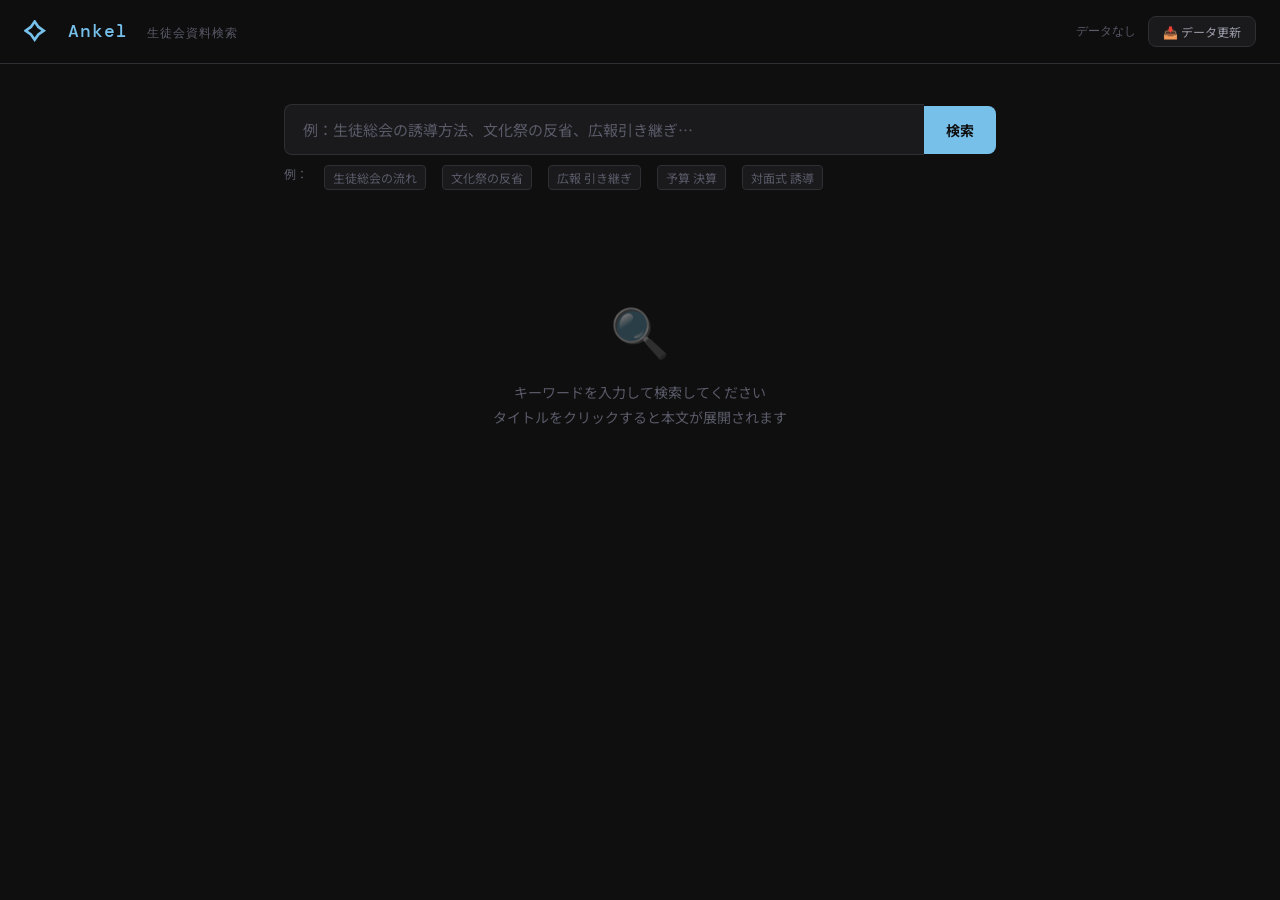
<file: Ankel v2/client/index.html>
<!DOCTYPE html>
<html lang="ja">
<head>
<meta charset="UTF-8">
<meta name="viewport" content="width=device-width, initial-scale=1.0">
<title>Ankel</title>
<style>
  @import url('https://fonts.googleapis.com/css2?family=Noto+Sans+JP:wght@300;400;500;700&family=DM+Mono:wght@400;500&display=swap');

  :root {
    --bg: #0f0f10;
    --surface: #1a1a1d;
    --surface2: #232327;
    --border: #2e2e33;
    --accent: #76c0ea;
    --accent2: #5aaad4;
    --text: #e8e8ea;
    --text2: #9a9aa8;
    --text3: #5a5a68;
    --tag: #3b3b45;
    --handover: #1a2030;
    --handover-accent: #76c0ea;
    --radius: 8px;
  }

  * { box-sizing: border-box; margin: 0; padding: 0; }

  body {
    font-family: 'Noto Sans JP', sans-serif;
    background: var(--bg);
    color: var(--text);
    min-height: 100vh;
    display: flex;
    flex-direction: column;
  }

  /* ヘッダー */
  header {
    display: flex;
    align-items: center;
    justify-content: space-between;
    padding: 16px 24px;
    border-bottom: 1px solid var(--border);
    position: sticky;
    top: 0;
    background: rgba(15,15,16,0.92);
    backdrop-filter: blur(12px);
    z-index: 100;
  }

  .logo {
    font-family: 'DM Mono', monospace;
    font-size: 18px;
    font-weight: 500;
    color: var(--accent);
    letter-spacing: 0.05em;
  }

  .logo span {
    color: var(--text3);
    font-size: 12px;
    margin-left: 8px;
    font-weight: 400;
  }

  .header-right {
    display: flex;
    align-items: center;
    gap: 12px;
  }

  .status {
    font-size: 12px;
    color: var(--text3);
    font-family: 'DM Mono', monospace;
  }

  .status.ready { color: var(--accent); }

  label.import-btn {
    font-size: 12px;
    padding: 6px 14px;
    border: 1px solid var(--border);
    border-radius: var(--radius);
    color: var(--text2);
    cursor: pointer;
    transition: all 0.15s;
    background: var(--surface);
    white-space: nowrap;
  }

  label.import-btn:hover {
    border-color: var(--accent);
    color: var(--accent);
  }

  #fileInput { display: none; }

  /* 検索エリア */
  .search-area {
    padding: 40px 24px 24px;
    max-width: 760px;
    margin: 0 auto;
    width: 100%;
  }

  .search-box {
    position: relative;
    display: flex;
    align-items: center;
    gap: 0;
  }

  #searchInput {
    flex: 1;
    background: var(--surface);
    border: 1px solid var(--border);
    border-right: none;
    border-radius: var(--radius) 0 0 var(--radius);
    padding: 14px 18px;
    font-size: 15px;
    font-family: 'Noto Sans JP', sans-serif;
    color: var(--text);
    outline: none;
    transition: border-color 0.15s;
  }

  #searchInput:focus {
    border-color: var(--accent);
  }

  #searchInput::placeholder { color: var(--text3); }

  #searchBtn {
    background: var(--accent);
    color: #0f0f10;
    border: none;
    border-radius: 0 var(--radius) var(--radius) 0;
    padding: 14px 22px;
    font-size: 14px;
    font-weight: 700;
    font-family: 'Noto Sans JP', sans-serif;
    cursor: pointer;
    transition: background 0.15s;
    white-space: nowrap;
  }

  #searchBtn:hover { background: var(--accent2); }

  .search-hint {
    margin-top: 10px;
    font-size: 12px;
    color: var(--text3);
    display: flex;
    gap: 16px;
    flex-wrap: wrap;
  }

  .hint-tag {
    cursor: pointer;
    padding: 3px 8px;
    border-radius: 4px;
    background: var(--surface);
    border: 1px solid var(--border);
    transition: all 0.15s;
  }

  .hint-tag:hover {
    border-color: var(--accent);
    color: var(--accent);
  }

  /* メインコンテンツ */
  main {
    flex: 1;
    max-width: 760px;
    margin: 0 auto;
    width: 100%;
    padding: 0 24px 40px;
  }

  /* 初期状態 */
  .empty-state {
    text-align: center;
    padding: 80px 0;
    color: var(--text3);
  }

  .empty-state .icon {
    font-size: 48px;
    margin-bottom: 16px;
    opacity: 0.4;
  }

  .empty-state p {
    font-size: 14px;
    line-height: 1.8;
  }

  /* 結果ヘッダー */
  .results-header {
    display: flex;
    align-items: center;
    justify-content: space-between;
    margin-bottom: 16px;
    padding-bottom: 12px;
    border-bottom: 1px solid var(--border);
  }

  .results-count {
    font-size: 13px;
    color: var(--text3);
    font-family: 'DM Mono', monospace;
  }

  .results-count strong {
    color: var(--accent);
    font-weight: 500;
  }

  /* 検索結果カード */
  .result-card {
    border: 1px solid var(--border);
    border-radius: var(--radius);
    margin-bottom: 8px;
    overflow: hidden;
    background: var(--surface);
    transition: border-color 0.15s;
  }

  .result-card:hover { border-color: var(--text3); }
  .result-card.open { border-color: var(--accent); }
  .result-card.handover { background: var(--handover); }

  .result-header {
    display: flex;
    align-items: center;
    padding: 14px 16px;
    cursor: pointer;
    gap: 12px;
    user-select: none;
  }

  .result-rank {
    font-family: 'DM Mono', monospace;
    font-size: 11px;
    color: var(--text3);
    min-width: 24px;
    text-align: right;
  }

  .result-info {
    flex: 1;
    min-width: 0;
  }

  .result-title {
    font-size: 14px;
    font-weight: 500;
    color: var(--text);
    margin-bottom: 4px;
    white-space: nowrap;
    overflow: hidden;
    text-overflow: ellipsis;
  }

  .result-meta {
    display: flex;
    align-items: center;
    gap: 8px;
    flex-wrap: wrap;
  }

  .tag-badge {
    font-size: 11px;
    padding: 2px 7px;
    border-radius: 3px;
    background: var(--tag);
    color: var(--text2);
    font-family: 'DM Mono', monospace;
  }

  .year-badge {
    font-size: 11px;
    color: var(--text3);
    font-family: 'DM Mono', monospace;
  }

  .handover-badge {
    font-size: 11px;
    padding: 2px 7px;
    border-radius: 3px;
    background: var(--handover-accent);
    color: #0f0f10;
    font-weight: 700;
  }

  .reviewer-badge {
    font-size: 11px;
    color: var(--text3);
  }

  .result-snippet {
    font-size: 12px;
    color: var(--text3);
    margin-top: 4px;
    white-space: nowrap;
    overflow: hidden;
    text-overflow: ellipsis;
  }

  .result-score {
    font-family: 'DM Mono', monospace;
    font-size: 11px;
    color: var(--text3);
    padding: 2px 8px;
    border-radius: 4px;
    background: var(--surface2);
    white-space: nowrap;
  }

  .result-toggle {
    font-size: 12px;
    color: var(--text3);
    transition: transform 0.2s;
    flex-shrink: 0;
  }

  .result-card.open .result-toggle { transform: rotate(90deg); }

  /* 本文展開エリア */
  .result-body {
    display: none;
    padding: 0 16px 16px 52px;
    border-top: 1px solid var(--border);
    margin-top: 0;
  }

  .result-card.open .result-body { display: block; }

  .body-loading {
    padding: 16px 0;
    font-size: 13px;
    color: var(--text3);
    font-family: 'DM Mono', monospace;
  }

  .body-content {
    padding-top: 14px;
    font-size: 13px;
    line-height: 1.9;
    color: var(--text2);
    white-space: pre-wrap;
    word-break: break-all;
    max-height: 600px;
    overflow-y: auto;
  }

  .body-content::-webkit-scrollbar { width: 4px; }
  .body-content::-webkit-scrollbar-track { background: transparent; }
  .body-content::-webkit-scrollbar-thumb { background: var(--border); border-radius: 2px; }

  /* ローディング */
  .loading {
    display: flex;
    align-items: center;
    gap: 10px;
    padding: 32px 0;
    color: var(--text3);
    font-size: 13px;
    font-family: 'DM Mono', monospace;
  }

  .spinner {
    width: 16px;
    height: 16px;
    border: 2px solid var(--border);
    border-top-color: var(--accent);
    border-radius: 50%;
    animation: spin 0.6s linear infinite;
  }

  @keyframes spin { to { transform: rotate(360deg); } }

  /* エラー */
  .error-msg {
    padding: 16px;
    border: 1px solid #ef4444;
    border-radius: var(--radius);
    color: #ef4444;
    font-size: 13px;
    background: rgba(239,68,68,0.05);
  }

  /* スクロールバー全体 */
  ::-webkit-scrollbar { width: 6px; }
  ::-webkit-scrollbar-track { background: var(--bg); }
  ::-webkit-scrollbar-thumb { background: var(--border); border-radius: 3px; }
</style>
</head>
<body>

<header>
  <div class="logo">
    <svg width="24" height="24" viewBox="0 0 180 180" xmlns="http://www.w3.org/2000/svg" style="display:inline-block;vertical-align:middle;margin-right:8px;">
      <path d="M80,12L108,52L148,80L108,108L80,148L52,108L12,80L52,52Z" fill="none" stroke="#76c0ea" stroke-width="20"/>
    </svg>
    Ankel
    <span>生徒会資料検索</span>
  </div>
  <div class="header-right">
    <span class="status" id="status">データなし</span>
    <label class="import-btn" for="fileInput">📥 データ更新</label>
    <input type="file" id="fileInput" accept=".json">
  </div>
</header>

<div class="search-area">
  <div class="search-box">
    <input type="text" id="searchInput" placeholder="例：生徒総会の誘導方法、文化祭の反省、広報引き継ぎ…" autocomplete="off">
    <button id="searchBtn">検索</button>
  </div>
  <div class="search-hint">
    <span style="color: var(--text3); font-size: 12px;">例：</span>
    <span class="hint-tag">生徒総会の流れ</span>
    <span class="hint-tag">文化祭の反省</span>
    <span class="hint-tag">広報 引き継ぎ</span>
    <span class="hint-tag">予算 決算</span>
    <span class="hint-tag">対面式 誘導</span>
  </div>
</div>

<main>
  <div class="empty-state" id="emptyState">
    <div class="icon">🔍</div>
    <p>キーワードを入力して検索してください<br>
    タイトルをクリックすると本文が展開されます</p>
  </div>

  <div id="results" style="display:none;"></div>
</main>

<script>
const API = '';  // 同一オリジン

let pageCount = 0;

// --- データインポート ---
document.getElementById('fileInput').addEventListener('change', async (e) => {
  const file = e.target.files[0];
  if (!file) return;

  const status = document.getElementById('status');
  status.textContent = 'インポート中…';
  status.className = 'status';

  try {
    const text = await file.text();
    const json = JSON.parse(text);
    const res = await fetch(`${API}/api/import`, {
      method: 'POST',
      headers: { 'Content-Type': 'application/json' },
      body: JSON.stringify(json),
    });
    const data = await res.json();
    if (data.ok) {
      pageCount = data.valid;
      status.textContent = `${data.valid.toLocaleString()} ページ`;
      status.className = 'status ready';
    } else {
      status.textContent = 'エラー';
    }
  } catch (err) {
    status.textContent = 'エラー';
    console.error(err);
  }
  e.target.value = '';
});

// --- 検索 ---
async function doSearch() {
  const query = document.getElementById('searchInput').value.trim();
  if (!query) return;

  const resultsEl = document.getElementById('results');
  const emptyEl = document.getElementById('emptyState');

  emptyEl.style.display = 'none';
  resultsEl.style.display = 'block';
  resultsEl.innerHTML = '<div class="loading"><div class="spinner"></div>検索中…</div>';

  try {
    const res = await fetch(`${API}/api/search`, {
      method: 'POST',
      headers: { 'Content-Type': 'application/json' },
      body: JSON.stringify({ query }),
    });
    const data = await res.json();

    if (!data.ok || !data.results.length) {
      resultsEl.innerHTML = '<div class="error-msg">該当する資料が見つかりませんでした。別のキーワードを試してください。</div>';
      return;
    }

    renderResults(data.results, query);
  } catch (err) {
    resultsEl.innerHTML = `<div class="error-msg">検索エラー：${err.message}</div>`;
  }
}

function renderResults(results, query) {
  const resultsEl = document.getElementById('results');

  let html = `<div class="results-header">
    <span class="results-count">「${escHtml(query)}」の検索結果：<strong>${results.length}</strong> 件</span>
  </div>`;

  results.forEach((r, i) => {
    const isHandover = r.isHandover ? 'handover' : '';
    const reviewerText = r.reviewers?.length ? `校閲: ${r.reviewers.join(', ')}` : '';

    html += `
    <div class="result-card ${isHandover}" id="card-${i}">
      <div class="result-header" onclick="toggleCard(${i}, '${escAttr(r.title)}')">
        <span class="result-rank">${i + 1}</span>
        <div class="result-info">
          <div class="result-title">${escHtml(r.title)}</div>
          <div class="result-meta">
            ${r.year ? `<span class="year-badge">${r.year}年度</span>` : ''}
            ${r.tag ? `<span class="tag-badge">${escHtml(r.tag)}</span>` : ''}
            ${r.isHandover ? '<span class="handover-badge">引き継ぎ参考</span>' : ''}
            ${reviewerText ? `<span class="reviewer-badge">${escHtml(reviewerText)}</span>` : ''}
          </div>
          ${r.snippet ? `<div class="result-snippet">${escHtml(r.snippet)}</div>` : ''}
        </div>
        <span class="result-score">${r.score}</span>
        <span class="result-toggle">▶</span>
      </div>
      <div class="result-body" id="body-${i}">
        <div class="body-loading">読み込み中…</div>
      </div>
    </div>`;
  });

  resultsEl.innerHTML = html;
}

// --- カード開閉 ---
async function toggleCard(i, title) {
  const card = document.getElementById(`card-${i}`);
  const bodyEl = document.getElementById(`body-${i}`);
  const isOpen = card.classList.contains('open');

  // 他を閉じる
  document.querySelectorAll('.result-card.open').forEach(c => c.classList.remove('open'));

  if (isOpen) return;

  card.classList.add('open');

  // すでに本文が読み込まれていたらスキップ
  if (bodyEl.dataset.loaded) return;

  bodyEl.innerHTML = '<div class="body-loading">読み込み中…</div>';

  try {
    const res = await fetch(`${API}/api/page?title=${encodeURIComponent(title)}`);
    const data = await res.json();

    if (data.ok) {
      bodyEl.innerHTML = `<div class="body-content">${escHtml(data.body)}</div>`;
      bodyEl.dataset.loaded = '1';
    } else {
      bodyEl.innerHTML = '<div class="body-loading">本文を取得できませんでした。</div>';
    }
  } catch (err) {
    bodyEl.innerHTML = `<div class="body-loading">エラー: ${err.message}</div>`;
  }
}

// --- ヒントタグクリック ---
document.querySelectorAll('.hint-tag').forEach(el => {
  el.addEventListener('click', () => {
    document.getElementById('searchInput').value = el.textContent;
    doSearch();
  });
});

// --- 検索ボタン・Enterキー ---
document.getElementById('searchBtn').addEventListener('click', doSearch);
document.getElementById('searchInput').addEventListener('keydown', e => {
  if (e.key === 'Enter') doSearch();
});

// --- ユーティリティ ---
function escHtml(s) {
  return String(s ?? '')
    .replace(/&/g, '&amp;')
    .replace(/</g, '&lt;')
    .replace(/>/g, '&gt;')
    .replace(/"/g, '&quot;');
}

function escAttr(s) {
  return String(s ?? '').replace(/'/g, "\\'").replace(/\n/g, '');
}
</script>
</body>
</html>
</file>
